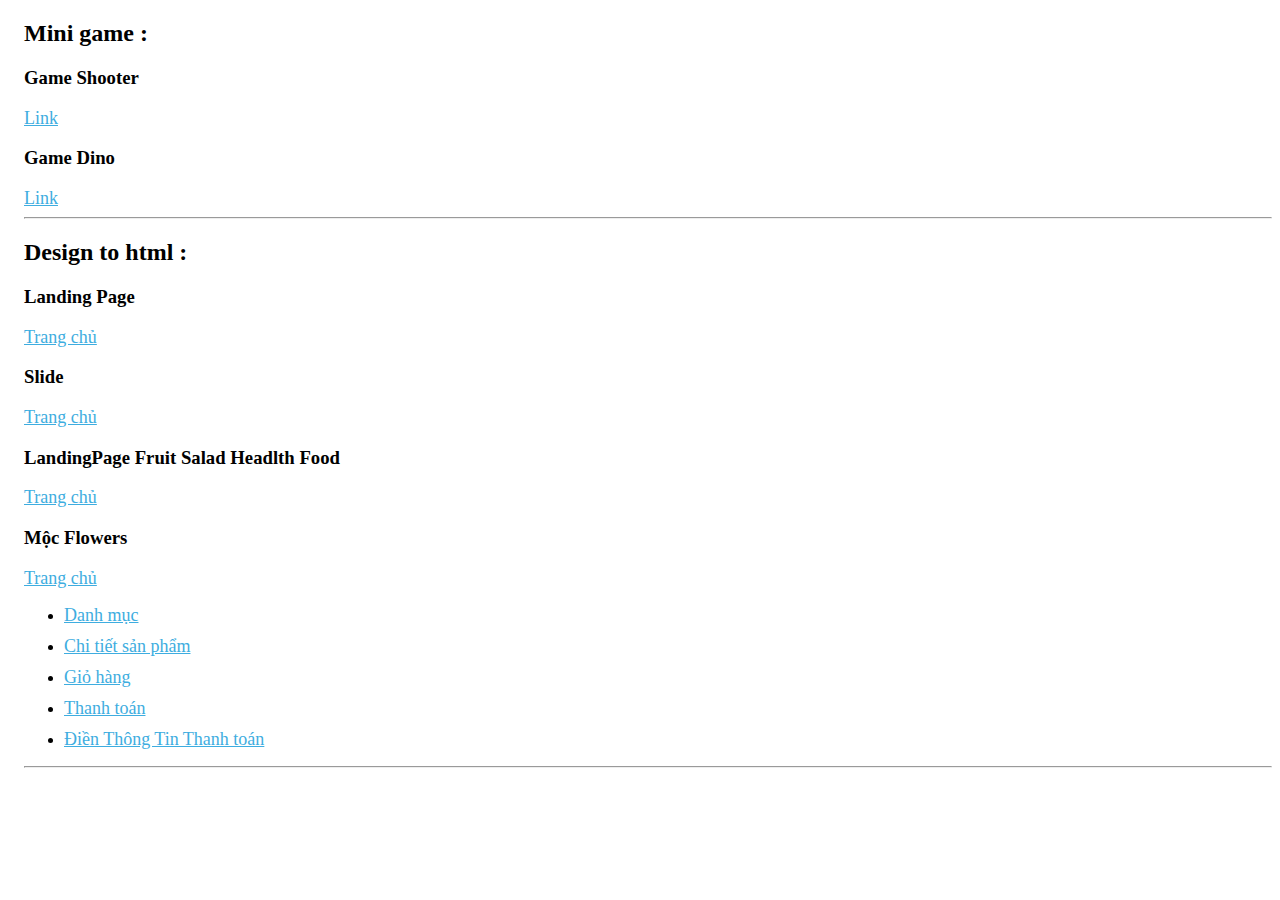
<file: index.html>
<!DOCTYPE html>
<html lang="en">

<head>
    <meta charset="UTF-8">
    <meta http-equiv="X-UA-Compatible" content="IE=edge">
    <meta name="viewport" content="width=device-width, initial-scale=1.0">
    <title>Phuocnv</title>
    <link rel="stylesheet" href="assets/css/index.css">
</head>

<body>
    <h2>Mini game :</h2>
    <h3>Game Shooter</h3>
    <a href=" https://nguyenphuoc450.github.io/gameShooter/" target="_blank">Link</a>
    <h3>Game Dino</h3>
    <a href=" https://nguyenphuoc450.github.io/gameDino/" target="_blank">Link</a>
    <hr>
    <h2>Design to html : </h2>
    <h3>Landing Page</h3>
    <a href="landingPage.html" target="_blank">Trang chủ</a>
    <h3>Slide</h3>
    <a href="slider.html" target="_blank">Trang chủ</a>
    <h3>LandingPage Fruit Salad Headlth Food</h3>
    <a href="fruitSalad.html" target="_blank">Trang chủ</a>
    <h3>Mộc Flowers</h3>
    <a href="mocFlowers.html" target="_blank">Trang chủ</a>
    <ul>
        <li><a href="mocFlowers-danh-muc.html" target="_blank">Danh mục</a></li>
        <li><a href="mocFlowers-chi-tiet-san-pham.html" target="_blank">Chi tiết sản phẩm</a></li>
        <li><a href="mocFlowers-gio-hang.html" target="_blank">Giỏ hàng</a></li>
        <li><a href="mocFlowers-thanh-toan.html" target="_blank">Thanh toán</a></li>
        <li><a href="mocFlowers-dien-thong-tin-thanh-toan.html" target="_blank">Điền Thông Tin Thanh toán</a></li>
    </ul>
    <hr>

</body>

</html>
</file>
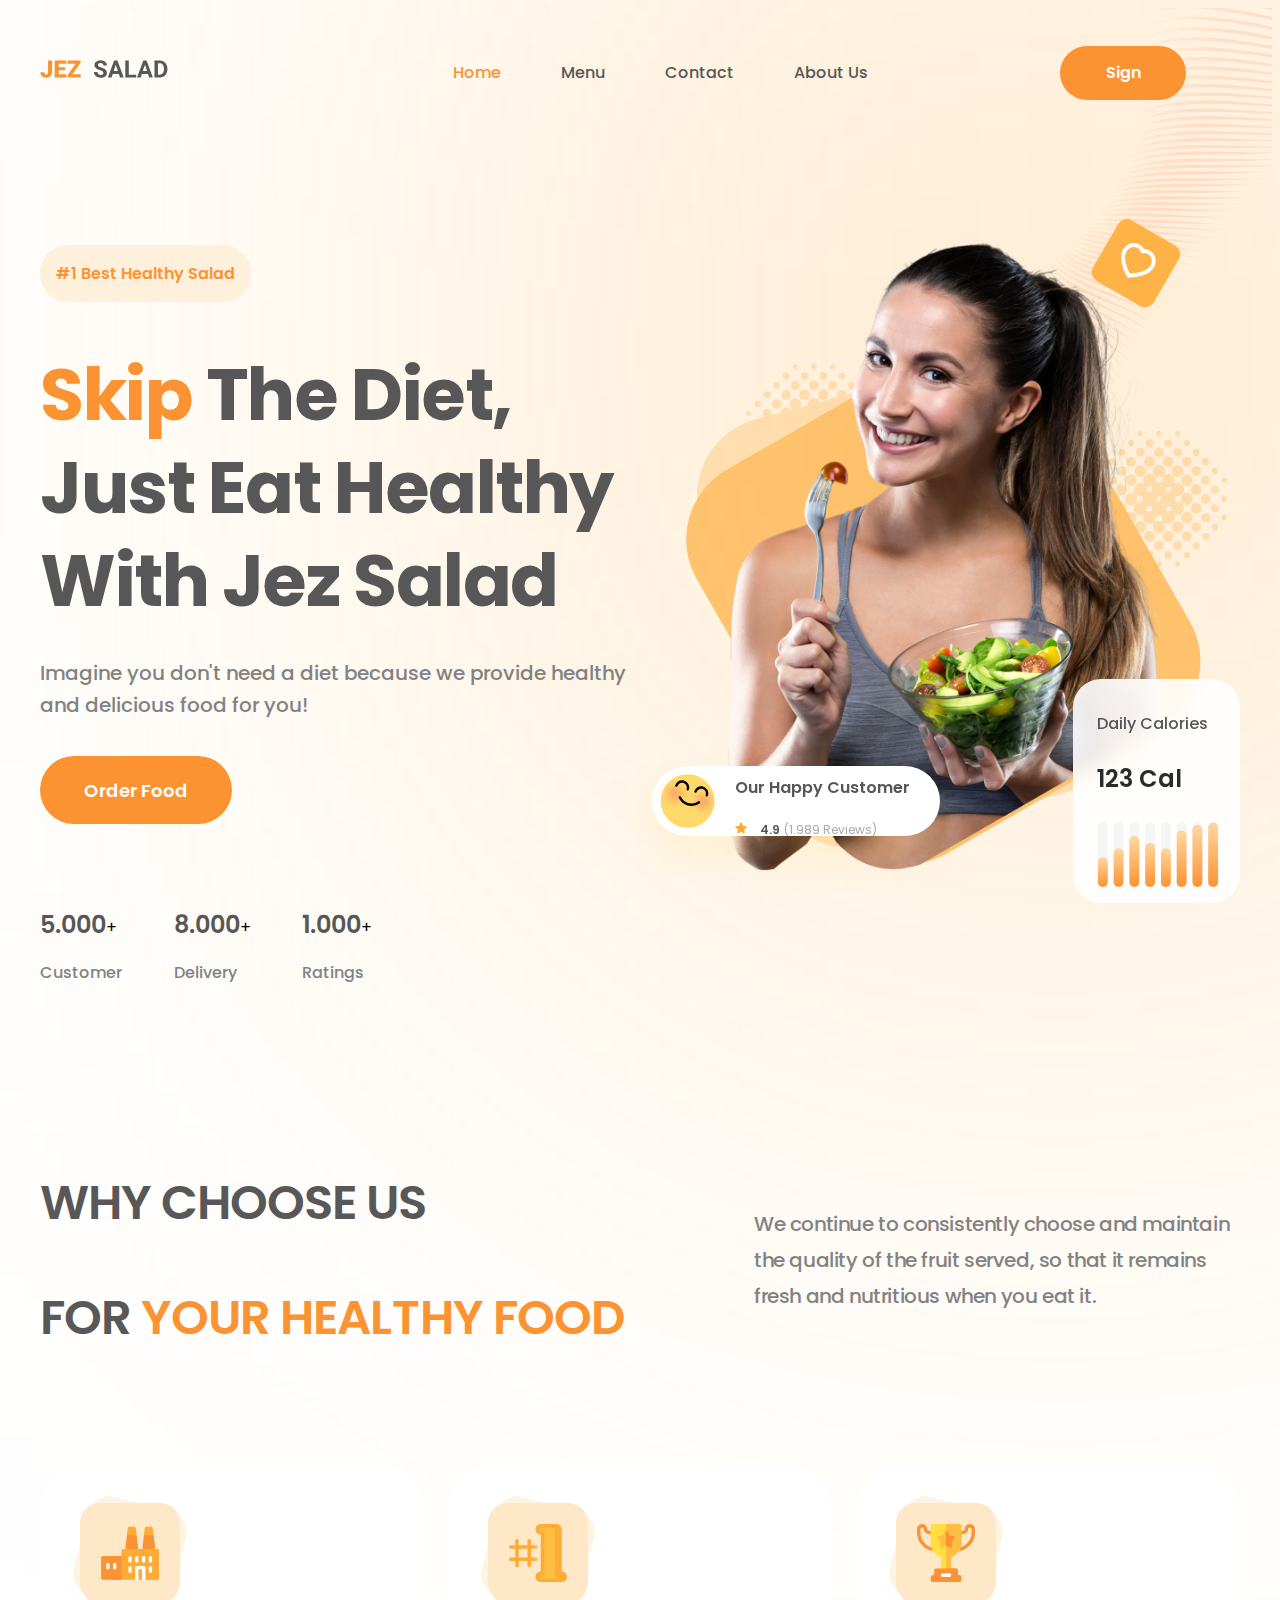
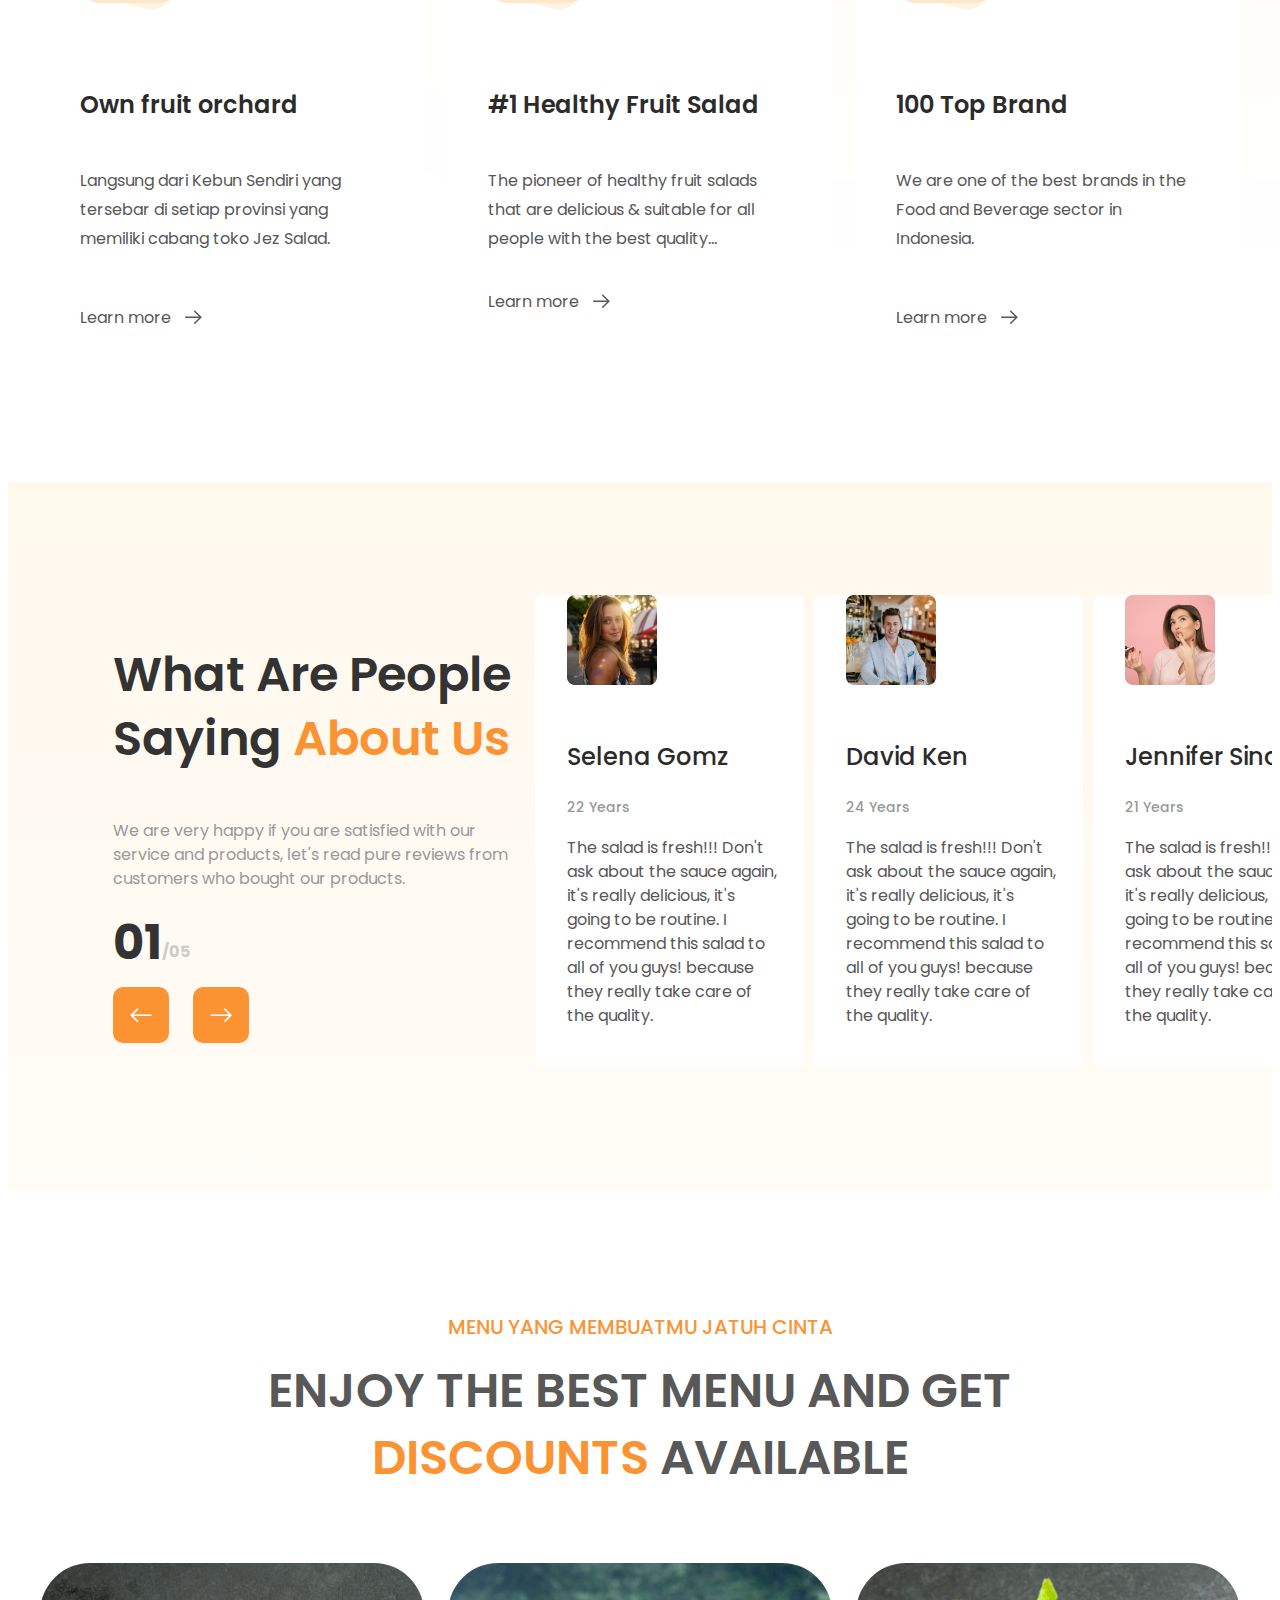
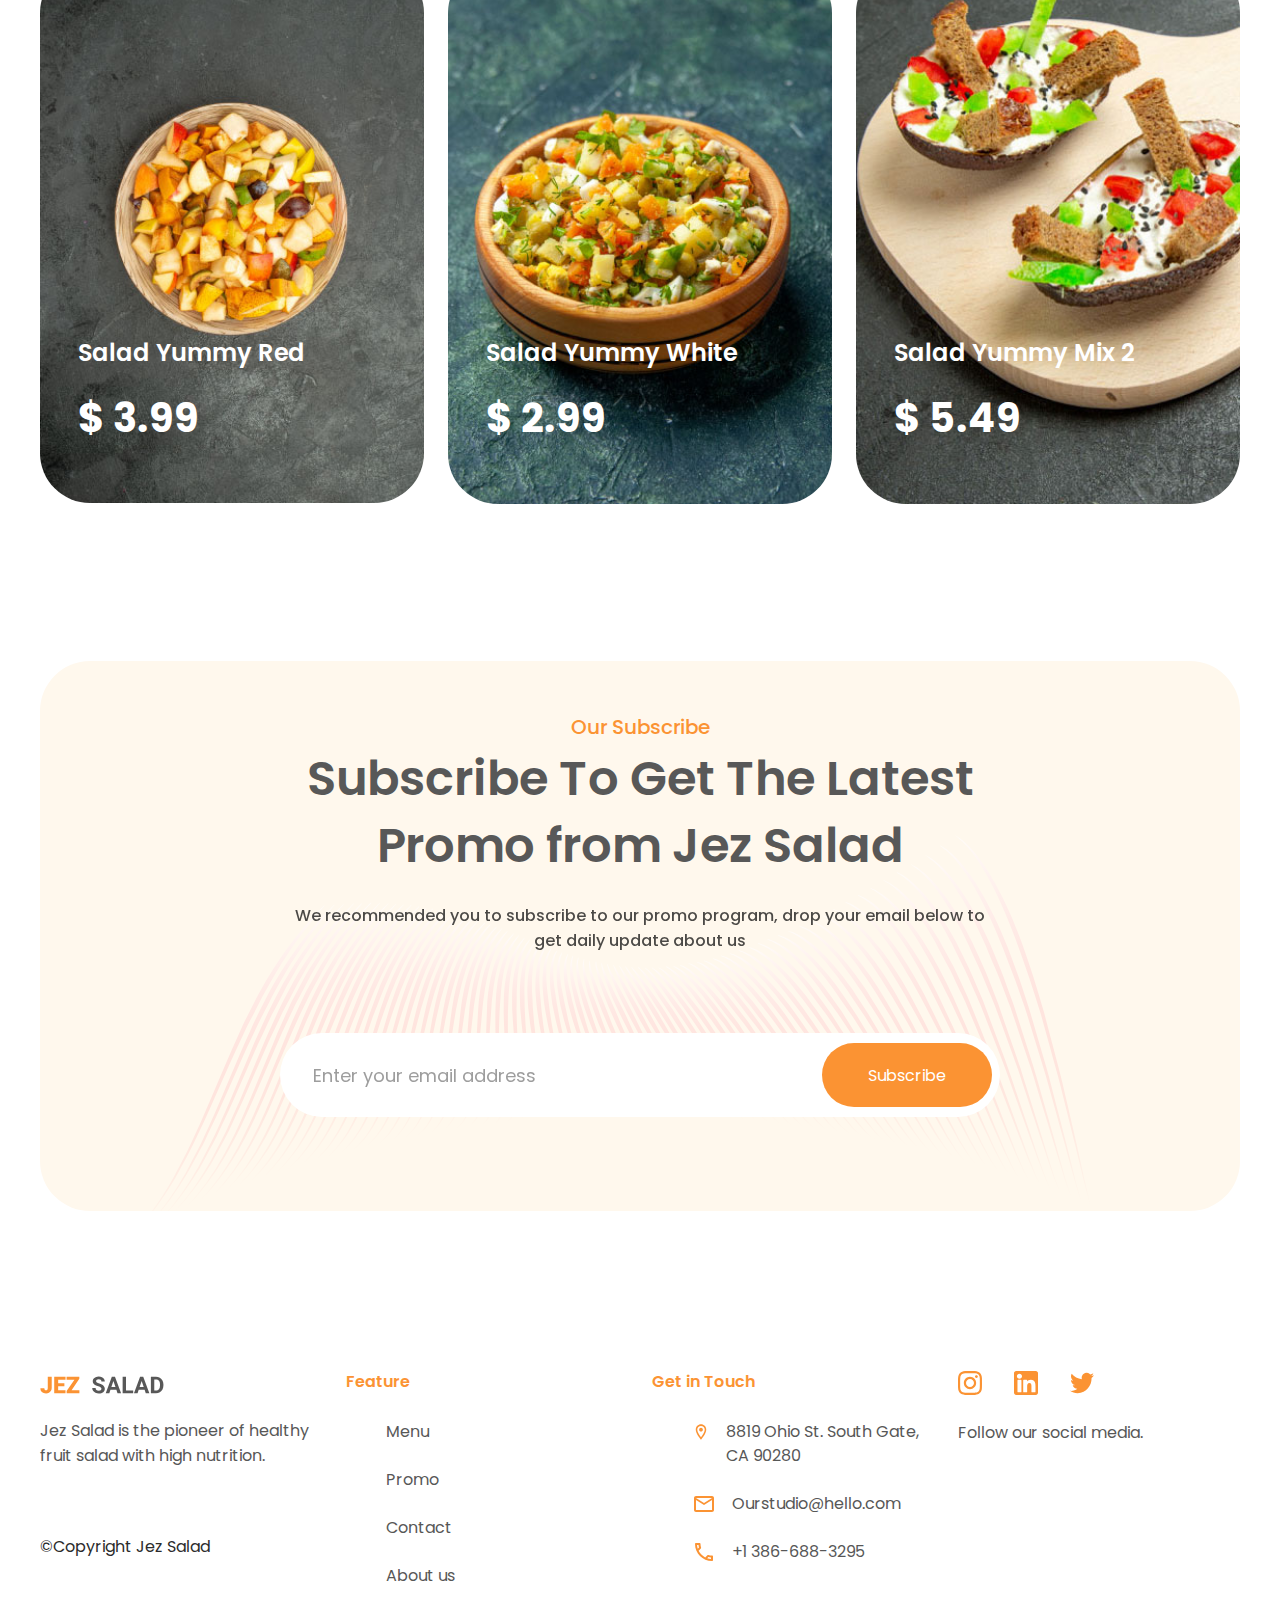
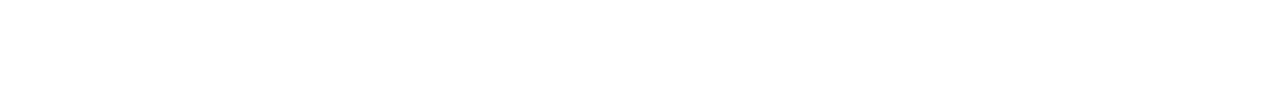
<file: fruitSalad.html>
<!DOCTYPE html>
<html lang="en">
<head>
    <meta charset="UTF-8">
    <meta http-equiv="X-UA-Compatible" content="IE=edge">
    <meta name="viewport" content="width=device-width, initial-scale=1.0">
    <title>Fruit Salad Health Food</title>
    <link rel="stylesheet" href="https://cdn.jsdelivr.net/npm/bootstrap-icons@1.5.0/font/bootstrap-icons.css">
    <link rel="preconnect" href="https://fonts.gstatic.com">
    <link href="https://fonts.googleapis.com/css2?family=Poppins:wght@400;500;600;700&display=swap" rel="stylesheet">
    <link rel="stylesheet" href="https://meyerweb.com/eric/tools/css/reset/reset200802.css">
    <link rel="stylesheet" href="assets/library/owlCarousel/css/owl.carousel.min.css">
    <link rel="stylesheet" href="assets/library/owlCarousel/css/owl.theme.default.min.css">
    <link rel="stylesheet" href="assets/css/grid.css">
    <link rel="stylesheet" href="assets/scss/fruitSalad/fruitSalad.css">
    <link href="https://unpkg.com/aos@2.3.1/dist/aos.css" rel="stylesheet">
    <script src="https://unpkg.com/aos@2.3.1/dist/aos.js"></script>
</head>
<body>
    <!------------------------------------ Header ------------------------------------>
    <header class="header">
        <!------------------------------------ Top nav ------------------------------------>
        <nav class="top-nav">
            <div class="grid wide">
                <div class="row align-items-center">
                    <div class="col l-2 m-12 c-12">
                        <a href="#" class="top-nav__logo">
                            <img src="assets/image/Fruit Salad Headlth Food/logo.svg" alt="">
                        </a>
                    </div>
                    <div class="col l-8">
                        <div class="menu-mobile">
                            <div class="menu-mobile__icon">
                                <i class="bi bi-list"></i>
                            </div>
                            <div class="menu-mobile__nav">
                                <div class="icon-close">
                                    <i class="bi bi-x-circle"></i>
                                </div>
                                <div class="links">
                                    <ul>
                                        <li class="links__item">
                                            <a href="#">Home</a>
                                        </li>
                                        <li class="links__item">
                                            <a href="#">Menu</a>
                                        </li>
                                        <li class="links__item">
                                            <a href="#">Contact</a>
                                        </li>
                                        <li class="links__item">
                                            <a href="#">About Us</a>
                                        </li>
                                        <li class="links__item">
                                            <a href="#"> Sign</a>
                                        </li>
                                    </ul>
                                </div>
                            </div>
                        </div>
                        <div class="top-nav__links">
                            <ul>
                                <li class="links__item">
                                    <a href="#">Home</a>
                                </li>
                                <li class="links__item">
                                    <a href="#">Menu</a>
                                </li>
                                <li class="links__item">
                                    <a href="#">Contact</a>
                                </li>
                                <li class="links__item">
                                    <a href="#">About Us</a>
                                </li>
                            </ul>
                        </div>
                    </div>
                    <div class="col l-2">
                        <a href="#" class="top-nav__sign btn">
                            Sign
                        </a>
                    </div>
                </div>
            </div>
        </nav>
        <!------------------------------------ Header Content ------------------------------------>
        <div class="header-content">
            <div class="grid wide">
                <div class="row">
                    <div class="col l-6 m-12 c-12">
                        <div class="content-left">
                            <p class="content-left__hashtag">#1  Best Healthy Salad </p>
                            <p class="content-left__title"><span class="text-highlight">Skip</span> The Diet, Just Eat Healthy With Jez Salad</p>
                            <p class="content-left__desciption">Imagine you don't need a diet because we provide healthy and delicious food for you!</p>
                            <a href="#" class="content-left__btn btn">Order Food</a>
                            <div class="content-left__count">
                                <div class="count-item">
                                    <div>
                                        <span class="number">5.000</span><span>+</span>
                                    </div>
                                    <p class="text">Customer</p>
                                </div>
                                <div class="count-item">
                                    <div>
                                        <span class="number">8.000</span><span>+</span>
                                    </div>
                                    <p class="text">Delivery</p>
                                </div>
                                <div class="count-item">
                                    <div>
                                        <span class="number">1.000</span><span>+</span>
                                    </div>
                                    <p class="text">Ratings</p>
                                </div>
                            </div>
                        </div>
                    </div>
                    <div class="col l-6 m-12 c-12">
                        <div class="content-right">
                            <div class="content-right__image" data-aos="fade-up">
                                <img src="assets/image/Fruit Salad Headlth Food/image-1.png" alt="">
                            </div>
                            <div class="content-right__customer">
                                <div class="customer-icon">
                                    <img src="assets/image/Fruit Salad Headlth Food/i-happy.svg" alt="">
                                </div>
                                <div class="customer-content">
                                    <p>Our Happy Customer</p>
                                    <div class="reviews">
                                        <span class="reviews__icon">
                                            <img src="assets/image/Fruit Salad Headlth Food/i-star.svg" alt="">
                                        </span>
                                        <span class="reviews__total-number">4.9</span>
                                        <span class="reviews__total-text">(1.989 Reviews)</span>
                                    </div>
                                </div>
                            </div>
                            <div class="content-right__daily">
                                <p class="daily-title">Daily Calories</p>
                                <p class="daily-total">123 Cal</p>
                                <div class="daily-image">
                                    <img src="assets/image/Fruit Salad Headlth Food/i-charts.svg" alt="">
                                    <div class="daily-image__charts-child">
                                        <img src="assets/image/Fruit Salad Headlth Food/i-charts-white.svg" alt="">
                                    </div>
                                </div>
                            </div>
                            <div class="content-right__bg-1"></div>
                            <div class="content-right__bg-2"></div>
                            <div class="content-right__bg-3">
                                <img src="assets/image/Fruit Salad Headlth Food/header-bg-2.svg" alt="">
                            </div>
                            <div class="content-right__bg-4">
                                <img src="assets/image/Fruit Salad Headlth Food/header-bg-2.svg" alt="">
                            </div>
                        </div>
                    </div>
                </div>
            </div>
        </div>

        <div class="header-bg">
            <div class="header-bg__color">
            </div>
            <div class="header-bg__image">
                <img src="assets/image/Fruit Salad Headlth Food/header-bg-1.svg" alt="">
                <div class="image__icon-heart">
                    <img src="assets/image/Fruit Salad Headlth Food/i-heart.svg" alt="">
                </div>
            </div>
        </div>
    </header>
    <!------------------------------------ Why choose us ------------------------------------>
    <div class="why-choose">
        <div class="grid wide">
            <div class="row align-items-center">
                <div class="col l-7 m-12 c-12">
                    <p class="why-choose__title title">WHY CHOOSE US </p> 
                    <p class="why-choose__title title">FOR <span class="text-highlight">YOUR HEALTHY FOOD</span>
                    </p>
                </div>
                <div class="col l-5 m-12 c-12">
                    <p class="why-choose__content">We continue to consistently choose and maintain the quality of the fruit served, so that it remains fresh and nutritious when you eat it.</p>
                </div>
            </div>
            <div class="row">
                <div class="col l-4 m-12 c-12">
                    <div class="why-choose__item">
                        <div class="item__image">
                            <img src="assets/image/Fruit Salad Headlth Food/i-industry.svg" alt="">
                        </div>
                        <div class="item__title">
                            <p>Own fruit orchard</p>
                        </div>
                        <div class="item__description text-description">
                            <p>Langsung dari Kebun Sendiri yang 
                                tersebar di setiap provinsi yang 
                                memiliki cabang toko Jez Salad.</p>
                        </div>
                        <a class="item__btn btn">
                            Learn more
                            <img src="assets/image/Fruit Salad Headlth Food/Arrow-Right.svg" alt="">
                        </a>
                    </div>
                </div>
                <div class="col l-4 m-12 c-12">
                    <div class="why-choose__item">
                        <div class="item__image">
                            <img src="assets/image/Fruit Salad Headlth Food/i-number-1.svg" alt="">
                        </div>
                        <div class="item__title">
                            <p>#1 Healthy Fruit Salad</p>
                        </div>
                        <div class="item__description text-description">
                            <p>The pioneer of healthy fruit salads that 
                                are delicious & suitable for all people 
                                with the best quality assurance.</p>
                        </div>
                        <a class="item__btn btn">
                            Learn more
                            <img src="assets/image/Fruit Salad Headlth Food/Arrow-Right.svg" alt="">
                        </a>
                    </div>
                </div>
                <div class="col l-4 m-12 c-12">
                    <div class="why-choose__item">
                        <div class="item__image">
                            <img src="assets/image/Fruit Salad Headlth Food/i-trophy.svg" alt="">
                        </div>
                        <div class="item__title">
                            <p>100 Top Brand</p>
                        </div>
                        <div class="item__description text-description">
                            <p>We are one of the best brands in the 
                                Food and Beverage sector 
                                in Indonesia.</p>
                        </div>
                        <a class="item__btn btn">
                            Learn more
                            <img src="assets/image/Fruit Salad Headlth Food/Arrow-Right.svg" alt="">
                        </a>
                    </div>
                </div>
            </div>
        </div>
    </div>
    <!------------------------------------ Feedback ------------------------------------>
    <div class="feedback">
        <div class="grid">
            <div class="row no-gutters">
                <div class="col l-o-1 l-4 m-12 c-12">
                    <div class="feedback__title title">
                        <p>What Are People Saying<span class="text-highlight"> About Us </span></p>
                    </div>
                    <div class="feedback__description text-description">
                        <p>We are very happy if you are satisfied with our service and products, let's read pure reviews from customers who bought our products.</p>
                    </div>
                    <div class="feedback__list">
                        <div class="list__current">01</div>
                        <div class="list__total">/05</div>
                    </div>
                    <div class="feedback__btn">
                        <span class="btn-pre btn ">
                            <i class="bi bi-arrow-left"></i>
                        </span>
                        <span class="btn-next btn">
                            <i class="bi bi-arrow-right"></i>
                        </span>
                    </div>
                </div>
                <div class="col l-7 m-12 c-12">
                    <div class="feedback-items">
                        <div class="owl-carousel owl-theme">
                            <div class="item">
                                <div class="feedback-item">
                                    <p class="feedback-item__name">Selena Gomz</p>
                                    <p class="feedback-item__year">22 Years</p>
                                    <p class="feedback-item__content">The salad is fresh!!! Don't ask about the sauce again, it's really delicious, it's going to be routine. I recommend this salad to all of you guys! because they really take care of the quality.</p>
                                    <div class="feedback-item__image">
                                        <img src="assets/image/Fruit Salad Headlth Food/people-1.png" alt="">
                                    </div>
                                </div>
                            </div>
                            <div class="item">
                                <div class="feedback-item">
                                    <p class="feedback-item__name">David Ken</p>
                                    <p class="feedback-item__year">24 Years</p>
                                    <p class="feedback-item__content">The salad is fresh!!! Don't ask about the sauce again, it's really delicious, it's going to be routine. I recommend this salad to all of you guys! because they really take care of the quality.</p>
                                    <div class="feedback-item__image">
                                        <img src="assets/image/Fruit Salad Headlth Food/people-2.png" alt="">
                                    </div>
                                </div>
                            </div>
                            <div class="item">
                                <div class="feedback-item">
                                    <p class="feedback-item__name">Jennifer Sina</p>
                                    <p class="feedback-item__year">21 Years</p>
                                    <p class="feedback-item__content">The salad is fresh!!! Don't ask about the sauce again, it's really delicious, it's going to be routine. I recommend this salad to all of you guys! because they really take care of the quality.</p>
                                    <div class="feedback-item__image">
                                        <img src="assets/image/Fruit Salad Headlth Food/people-3.png" alt="">
                                    </div>
                                </div> 
                            </div>
                            <div class="item">
                                <div class="feedback-item">
                                    <p class="feedback-item__name">Selena Gomz</p>
                                    <p class="feedback-item__year">22 Years</p>
                                    <p class="feedback-item__content">The salad is fresh!!! Don't ask about the sauce again, it's really delicious, it's going to be routine. I recommend this salad to all of you guys! because they really take care of the quality.</p>
                                    <div class="feedback-item__image">
                                        <img src="assets/image/Fruit Salad Headlth Food/people-1.png" alt="">
                                    </div>
                                </div>
                            </div>
                            <div class="item">
                                <div class="feedback-item">
                                    <p class="feedback-item__name">David Ken</p>
                                    <p class="feedback-item__year">24 Years</p>
                                    <p class="feedback-item__content">The salad is fresh!!! Don't ask about the sauce again, it's really delicious, it's going to be routine. I recommend this salad to all of you guys! because they really take care of the quality.</p>
                                    <div class="feedback-item__image">
                                        <img src="assets/image/Fruit Salad Headlth Food/people-2.png" alt="">
                                    </div>
                                </div>
                            </div>
                            <div class="item">
                                <div class="feedback-item">
                                    <p class="feedback-item__name">Jennifer Sina</p>
                                    <p class="feedback-item__year">21 Years</p>
                                    <p class="feedback-item__content">The salad is fresh!!! Don't ask about the sauce again, it's really delicious, it's going to be routine. I recommend this salad to all of you guys! because they really take care of the quality.</p>
                                    <div class="feedback-item__image">
                                        <img src="assets/image/Fruit Salad Headlth Food/people-3.png" alt="">
                                    </div>
                                </div> 
                            </div>
                            <div class="item">
                                <div class="feedback-item">
                                    <p class="feedback-item__name">Selena Gomz</p>
                                    <p class="feedback-item__year">22 Years</p>
                                    <p class="feedback-item__content">The salad is fresh!!! Don't ask about the sauce again, it's really delicious, it's going to be routine. I recommend this salad to all of you guys! because they really take care of the quality.</p>
                                    <div class="feedback-item__image">
                                        <img src="assets/image/Fruit Salad Headlth Food/people-1.png" alt="">
                                    </div>
                                </div>
                            </div>
                            <div class="item">
                                <div class="feedback-item">
                                    <p class="feedback-item__name">David Ken</p>
                                    <p class="feedback-item__year">24 Years</p>
                                    <p class="feedback-item__content">The salad is fresh!!! Don't ask about the sauce again, it's really delicious, it's going to be routine. I recommend this salad to all of you guys! because they really take care of the quality.</p>
                                    <div class="feedback-item__image">
                                        <img src="assets/image/Fruit Salad Headlth Food/people-2.png" alt="">
                                    </div>
                                </div>
                            </div>
                            <div class="item">
                                <div class="feedback-item">
                                    <p class="feedback-item__name">Jennifer Sina</p>
                                    <p class="feedback-item__year">21 Years</p>
                                    <p class="feedback-item__content">The salad is fresh!!! Don't ask about the sauce again, it's really delicious, it's going to be routine. I recommend this salad to all of you guys! because they really take care of the quality.</p>
                                    <div class="feedback-item__image">
                                        <img src="assets/image/Fruit Salad Headlth Food/people-3.png" alt="">
                                    </div>
                                </div> 
                            </div>
                        </div>
                    </div>
                </div>
            </div>
        </div>
    </div>
    <!------------------------------------ Menu ------------------------------------>
    <div class="menu">
        <div class="grid wide">
            <div class="row">
                <div class="col l-o-2 l-8 m-12 c-12">
                    <div class="menu__text">MENU YANG MEMBUATMU JATUH CINTA</div>
                    <div class="menu__title title">ENJOY THE BEST MENU AND GET <span class="text-highlight">DISCOUNTS</span> AVAILABLE</div>
                </div>
            </div>
            <div class="row">
                <div class="col l-4 m-12 c-12">
                    <div class="menu__item">
                        <div class="item__image">
                            <img src="assets/image/Fruit Salad Headlth Food/menu-1.jpg" alt="">
                        </div>
                        <div class="item__text">
                            <p class="item__text-name">Salad Yummy Red</p>
                            <p class="item__text-price">$ 3.99</p>
                        </div>
                    </div>
                </div>
                <div class="col l-4 m-12 c-12">
                    <div class="menu__item">
                        <div class="item__image">
                            <img src="assets/image/Fruit Salad Headlth Food/menu-2.jpg" alt="">
                        </div>
                        <div class="item__text">
                            <p class="item__text-name">Salad Yummy White</p>
                            <p class="item__text-price">$ 2.99</p>
                        </div>
                    </div>
                </div>
                <div class="col l-4 m-12 c-12">
                    <div class="menu__item">
                        <div class="item__image">
                            <img src="assets/image/Fruit Salad Headlth Food/menu-3.jpg" alt="">
                        </div>
                        <div class="item__text">
                            <p class="item__text-name">Salad Yummy Mix 2</p>
                            <p class="item__text-price">$ 5.49</p>
                        </div>
                    </div>
                </div>
            </div>
        </div>
    </div>
    <!------------------------------------ Our Subscribe ------------------------------------>
    <div class="our-subscribe">
        <div class="grid wide our-subscribe__bg">
            <div class="our-subscribe__content">
                <div class="our-subscribe__text">Our Subscribe</div>
                <div class="our-subscribe__title title">Subscribe To Get The Latest Promo from Jez Salad</div>
                <div class="our-subscribe__description">We recommended you to subscribe to our promo program, 
                    drop your email below to get daily update about us</div>
                <div class="our-subscribe__form">
                    <input  class="form-text" placeholder="Enter your email address"></input>
                    <div class="form-btn btn">Subscribe</div>
                </div>
            </div>
            <div class="our-subscribe__bg-svg">
                <img src="assets/image/Fruit Salad Headlth Food/bg-our-subscribe.svg" alt="">
            </div>
        </div>
    </div>

    <!------------------------------------ Footer ------------------------------------>
    <footer class="footer">
        <div class="grid wide">
            <div class="row">
                <div class="col l-3 m-12 c-12">
                    <div class="footer__section-left">
                        <div class="section-left__logo">
                            <img src="assets/image/Fruit Salad Headlth Food/logo.svg" alt="">
                        </div>
                        <div class="section-left__introduce">Jez Salad is the pioneer of 
                            healthy fruit salad with 
                            high nutrition.</div>
                        <div class="section-left__copyright">
                            ©Copyright Jez Salad
                        </div>
                    </div>
                </div>
                <div class="col l-3 m-12 c-12">
                    <div class="footer__section-center">
                        <div class="section-center__title">Feature</div>
                        <ul>
                            <li class="section-center__item"><a href="#">Menu</a></li>
                            <li class="section-center__item"><a href="#">Promo</a></li>
                            <li class="section-center__item"><a href="#">Contact</a></li>
                            <li class="section-center__item"><a href="#">About us</a></li>
                        </ul>
                    </div>
                </div>
                <div class="col l-3 m-12 c-12">
                    <div class="footer__section-center">
                        <div class="section-center__title">Get in Touch</div>
                        <ul>
                            <li class="section-center__item">
                                <span class="section-center__item-icon">
                                    <img src="assets/image/Fruit Salad Headlth Food/i-location.svg" alt="">
                                </span>
                                <span href="#">8819 Ohio St. South Gate,
                                CA 90280</span>
                            </li>
                            <li class="section-center__item">
                                <span class="section-center__item-icon">
                                    <img src="assets/image/Fruit Salad Headlth Food/i-email.svg" alt="">
                                </span>
                                <span href="#">Ourstudio@hello.com</span>
                            </li>
                            <li class="section-center__item">
                                <span class="section-center__item-icon">
                                    <img src="assets/image/Fruit Salad Headlth Food/i-phone.svg" alt="">
                                </span>
                                <span href="#">+1 386-688-3295</span>
                            </li>
                        </ul>
                    </div>
                </div>
                <div class="col l-3 m-12 c-12">
                    <div class="footer__section-right">
                        <div class="section-right__media-social">
                            <a href="" class="media-social__icon">
                                <img src="assets/image/Fruit Salad Headlth Food/i-instagram.svg" alt="">
                            </a>
                            <a href="" class="media-social__icon">
                                <img src="assets/image/Fruit Salad Headlth Food/i-linkedin.svg" alt="">
                            </a>
                            <a href="" class="media-social__icon">
                                <img src="assets/image/Fruit Salad Headlth Food/i-twitter.svg" alt="">
                            </a>
                        </div>
                        <div class="section-right__text">
                            Follow our social media.
                        </div>
                    </div>
                </div>
            </div>
        </div>
    </footer>

    <script src="assets/library/jquery/jquery-3.6.0.min.js"></script>
    <script src="assets/library/waypoint/waypoints.min.js"></script>
    <script src="assets/js/jquery.countup.min.js"></script>
    <script src="assets/library/owlCarousel/js/owl.carousel.min.js"></script>
    <script src="assets/js/fruitSalad/main.js"></script>
    <script>
        AOS.init();
      </script>
</body>
</html>
</file>
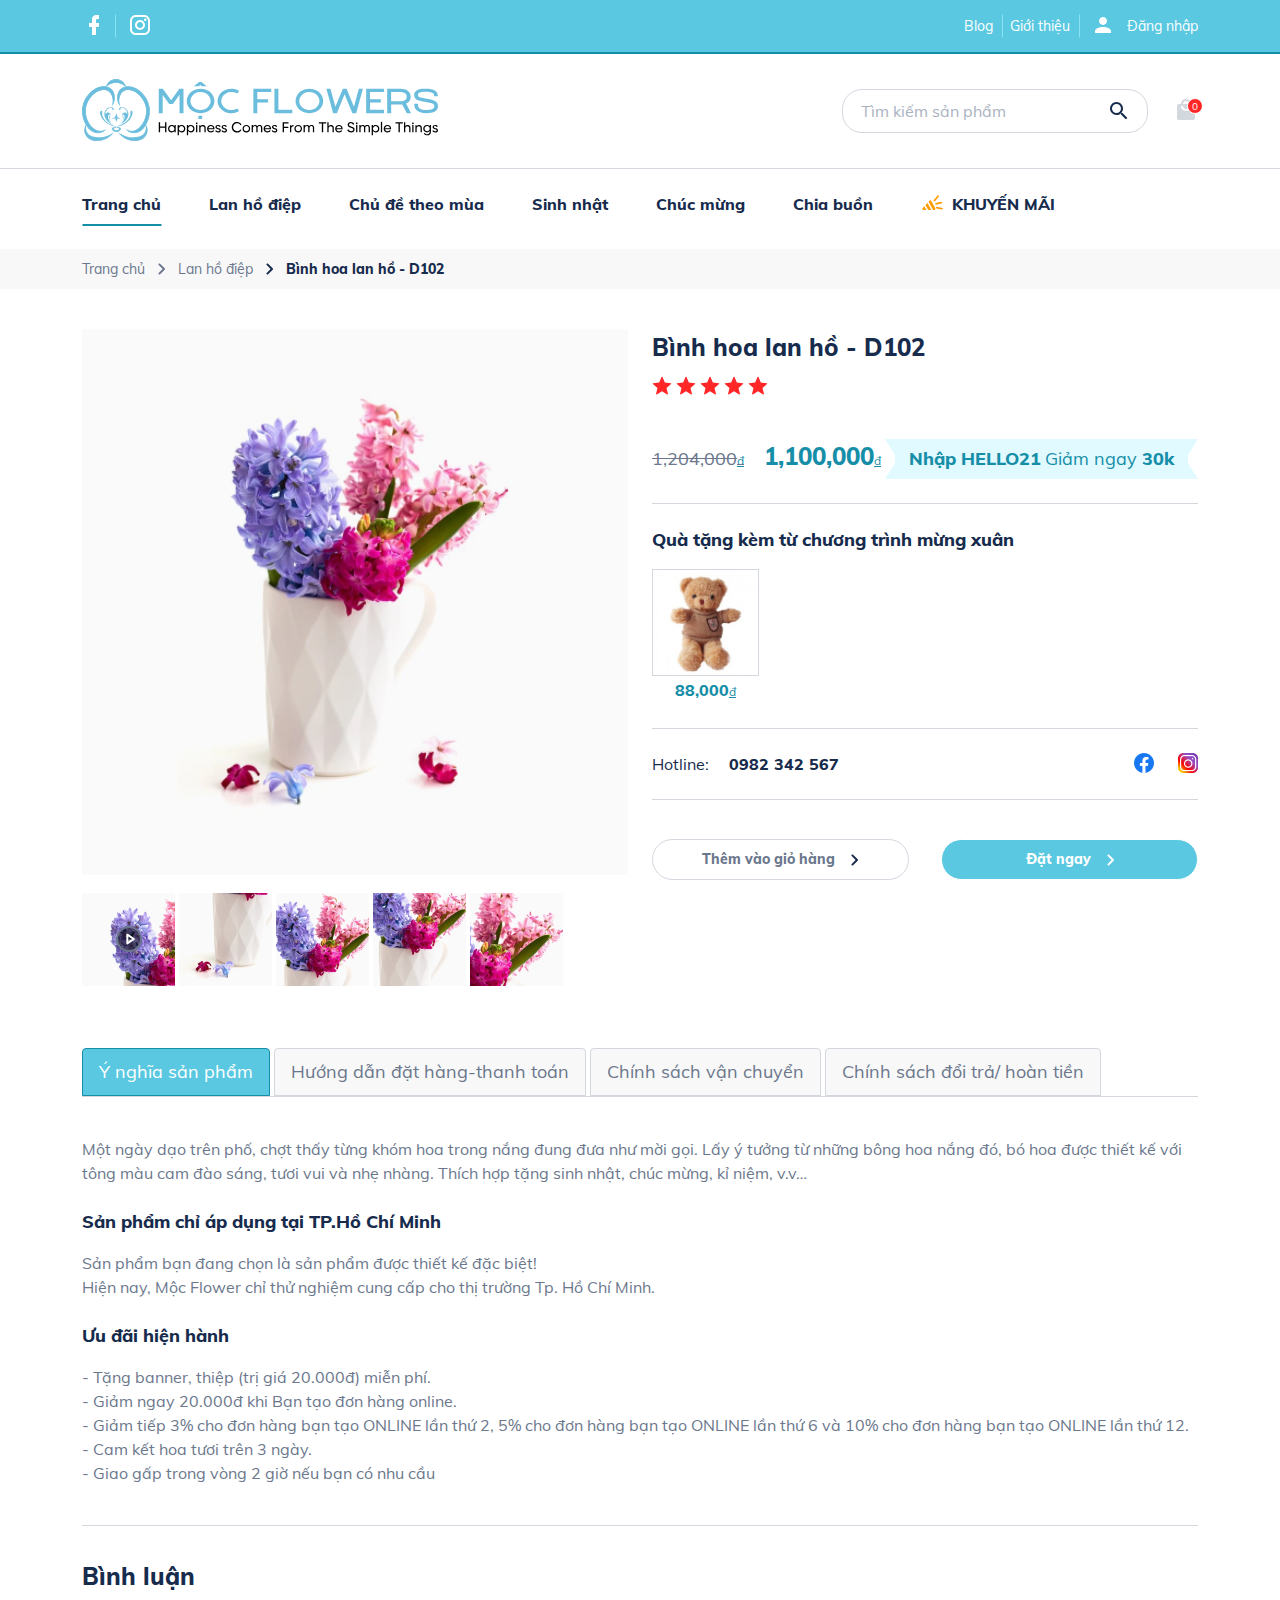
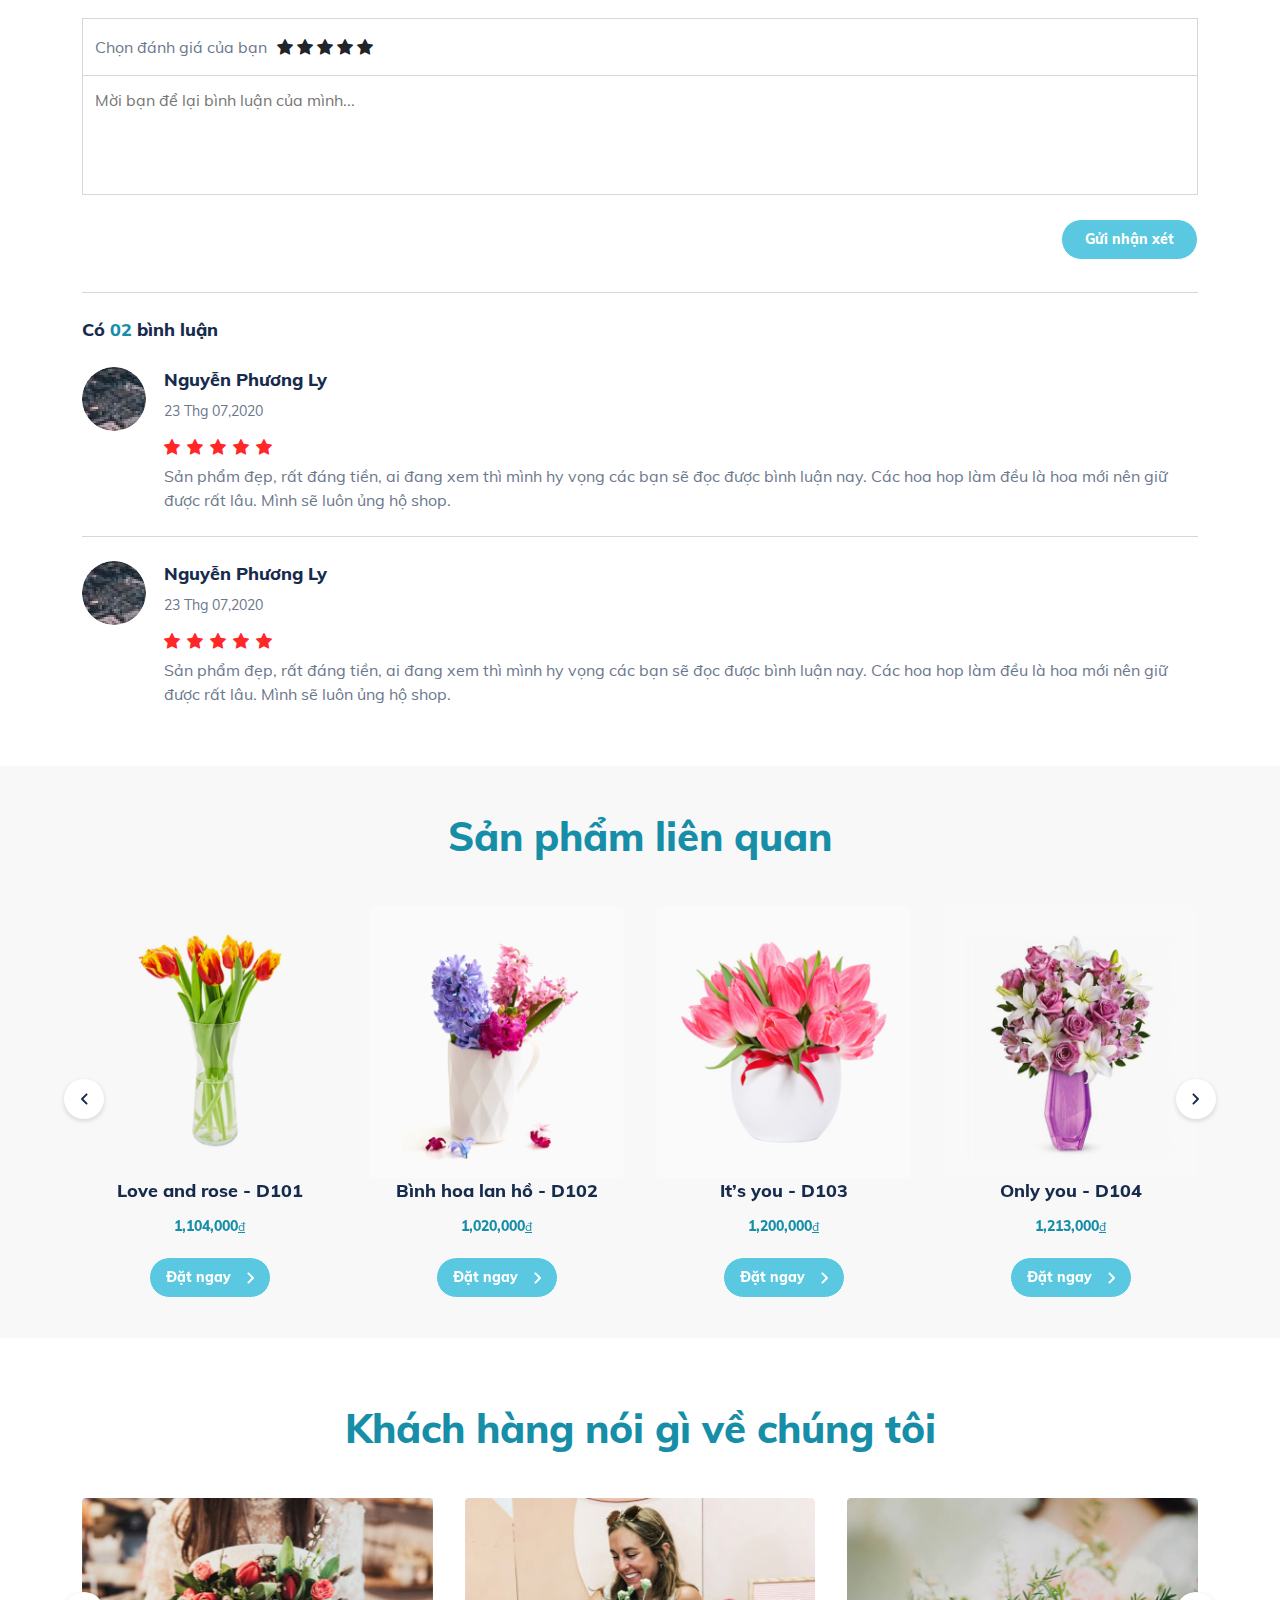
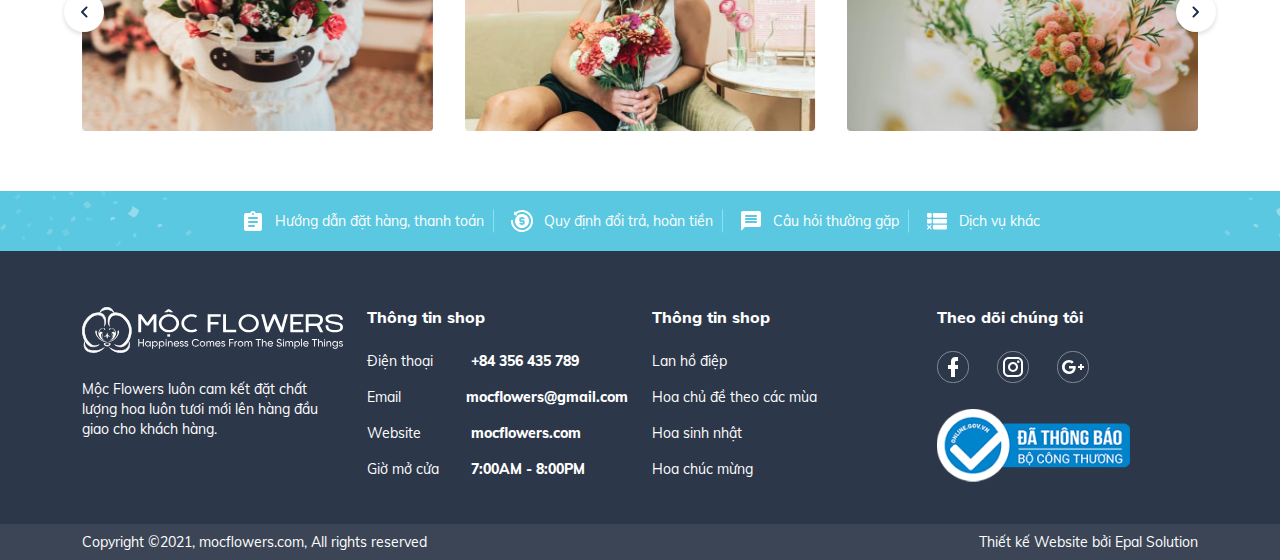
<file: mocFlowers-chi-tiet-san-pham.html>
<!DOCTYPE html>
<html lang="en">

<head>
    <meta charset="UTF-8">
    <meta http-equiv="X-UA-Compatible" content="IE=edge">
    <meta name="viewport" content="width=device-width, initial-scale=1.0">
    <title>Chi tiết sản phẩm</title>
    <link rel="preconnect" href="https://fonts.gstatic.com">
    <link rel="stylesheet" href="assets/fonts/Mulish/stylesheet.css">
    <link rel="stylesheet" href="assets/library/bootstrap/bootstrap.min.css">
    <link rel="stylesheet" href="assets/css/reset.css">
    <link rel="stylesheet" href="assets/library/owlCarousel/css/owl.carousel.min.css">
    <link rel="stylesheet" href="assets/library/owlCarousel/css/owl.theme.default.min.css">
    <link rel="stylesheet" href="assets/fonts/bootstrap-icons-1.5.0/bootstrap-icons.css">
    <link rel="stylesheet" href="assets/scss/mocFlowers/chi-tiet-san-pham.css">
</head>

<body>
    <!----------------------------------------- Header ----------------------------------------->
    <header id="header">
        <!----------------------------------------- Header Top ----------------------------------------->
        <section class="header-top">
            <div class="container">
                <div class="row">
                    <div class="col-xl-2 col-lg-2 col-md-2 col-sm-3 col-xs-4">
                        <div class="header-top__social">
                            <a class="social-icon primary-border-right" href="#"><img
                                    src="assets/image/Moc-Flowers/header/facebook.svg" alt=""></a>
                            <a class="social-icon " href="#"><img src="assets/image/Moc-Flowers/header/instagram.svg"
                                    alt=""></a>
                        </div>
                    </div>
                    <div class="offset-xl-7 col-xl-3 offset-lg-6 col-lg-4 offset-md-5 col-md-5 offset-sm-3 col-sm-6">
                        <div class="header-top__links">
                            <a class="link-item primary-border-right" href="#">Blog</a>
                            <a class="link-item primary-border-right" href="#">Giới thiệu</a>
                            <span class="link-image ">
                                <img src="assets/image/Moc-Flowers/header/account.svg" alt="">
                            </span>
                            <a class="link-item " href="#">Đăng nhập</a>
                        </div>
                    </div>
                </div>
            </div>
        </section>
        <!----------------------------------------- Header main ----------------------------------------->
        <section class="header-main">
            <div class="container">
                <div class="row align-items-center">
                    <div class="offset-xl-0 col-xl-4 col-lg-4  col-md-8  col-sm-8">
                        <a href="#" class="header-main__logo"><img src="assets/image/Moc-Flowers/header/logo-header.svg"
                                alt=""></a>
                    </div>
                    <div class="offset-xl-4 col-xl-4 offset-lg-4 col-lg-4 col-md-12">
                        <div class="header-main__right">
                            <div class="form-search form-search--large">
                                <input class="form-search__input " type="text" placeholder="Tìm kiếm sản phẩm">
                                <img class="form-search__image" src="assets/image/Moc-Flowers/header/search.svg" alt="">
                            </div>
                            <a class="icon-bag" href="mocFlowers-gio-hang.html">
                                <img src="assets/image/Moc-Flowers/header/shopping.svg" alt="">
                                <span class="icon-bag__amount">0</span>
                            </a>
                        </div>
                    </div>
                </div>
            </div>
        </section>
        <!----------------------------------------- Header nav ----------------------------------------->
        <section class="header-nav">
            <div class="container">
                <div class="row">
                    <div class="col-xl-12">

                        <div class="wrapper-menu-mobile">
                            <div class="icon-menu-mobile">
                                <i class="bi bi-list"></i>
                            </div>
                            <div class="menu-mobile">
                                <div class="menu-mobile-icon-close">
                                    <i class="bi bi-x-square"></i>
                                </div>
                                <div class="menu-mobile-auth">
                                    <a class="menu-mobile-auth-item" href="#">Blog</a>
                                    <a class="menu-mobile-auth-item" href="#">Giới thiệu</a>
                                    <a class="menu-mobile-auth-item " href="#">Đăng nhập</a>
                                </div>
                                <ul>
                                    <li class="menu-mobile-item"><a href="mocFlowers.html">Trang chủ</a></li>
                                    <li class="menu-mobile-item"><a href="mocFlowers-danh-muc.html">Lan hồ điệp</a></li>
                                    <li class="menu-mobile-item"><a href="#">Chủ đề theo mùa</a></li>
                                    <li class="menu-mobile-item"><a href="#">Sinh nhật</a></li>
                                    <li class="menu-mobile-item"><a href="#">Chúc mừng</a></li>
                                    <li class="menu-mobile-item"><a href="#">Chia buồn</a></li>
                                    <li class="menu-mobile-item"><img class="menu-mobile-item-image"
                                            src="assets/image/Moc-Flowers/header/Frame.svg" alt=""><a href="#">KHUYẾN MÃI</a>
                                    </li>
                                </ul>
                            </div>
                            <div class="wrapper-form-search-mobile">
                                <div class="form-search form-search-mobile">
                                    <input class="form-search__input" type="text" placeholder="Tìm kiếm sản phẩm">
                                    <img class="form-search__image" src="assets/image/Moc-Flowers/header/search.svg" alt="">
                                </div>
                                <a class="icon-bag icon-bag-mobile" href="mocFlowers-gio-hang.html">
                                    <img src="assets/image/Moc-Flowers/header/shopping.svg" alt="">
                                    <span class="icon-bag__amount">0</span>
                                </a>
                            </div>
                        </div>
                        <ul class="nav-list-item">
                            <li class="nav-item nav-item--active"><a href="mocFlowers.html">Trang chủ</a></li>
                            <li class="nav-item"><a href="mocFlowers-danh-muc.html">Lan hồ điệp</a></li>
                            <li class="nav-item"><a href="#">Chủ đề theo mùa</a></li>
                            <li class="nav-item"><a href="#">Sinh nhật</a></li>
                            <li class="nav-item"><a href="#">Chúc mừng</a></li>
                            <li class="nav-item"><a href="#">Chia buồn</a></li>
                            <li class="nav-item"><img class="nav-item-image" src="assets/image/Moc-Flowers/header/Frame.svg"
                                    alt=""><a href="#">KHUYẾN MÃI</a></li>
                            <div class="form-search form-search-header-nav">
                                <input class="form-search__input" type="text" placeholder="Tìm kiếm sản phẩm">
                                <img class="form-search__image" src="assets/image/Moc-Flowers/header/search.svg" alt="">
                            </div>
                            <a class="icon-bag icon-bag-header-nav" href="mocFlowers-gio-hang.html">
                                <img src="assets/image/Moc-Flowers/header/shopping.svg" alt="">
                                <span class="icon-bag__amount">0</span>
                            </a>
                        </ul>
                    </div>
                </div>
            </div>
        </section>
    </header>
    <!----------------------------------------- Paht link ----------------------------------------->
    <section class="path-link">
        <div class="container">
            <div class="row">
                <div class="col-xl-12">
                    <div class="path-link__wrapper">
                        <a href="mocFlowers.html" class="path-link__pre">Trang chủ</a>
                        <img class="path-link__image" src="assets/image/Moc-Flowers/arrow-right-light.svg" alt="">
                        <a href="mocFlowers-danh-muc.html" class="path-link__pre">Lan hồ điệp</a>
                        <img class="path-link__image" src="assets/image/Moc-Flowers/arrow-right.svg" alt="">
                        <a href="#" class="path-link__current">Bình hoa lan hồ - D102</a>
                    </div>
                </div>
            </div>
        </div>
    </section>
    <!----------------------------------------- Detail product ----------------------------------------->
    <section class="detail-product">
        <div class="container">
            <div class="row">
                <div class="col-xl-6 col-lg-6 col-md-6">
                    <div class="detail-product__image-main">
                        <div id="detail-product__carousel" class="owl-carousel owl-theme">
                            <div class="item" data-hash="zero"><img class="detail-product__image" src="assets/image/Moc-Flowers/Chi-Tiet-San-Pham/detail-main.png"></div>
                            <div class="item" data-hash="two"><img src="assets/image/Moc-Flowers/Chi-Tiet-San-Pham/detail-2.png" alt=""></div>
                            <div class="item" data-hash="three" ><img src="assets/image/Moc-Flowers/Chi-Tiet-San-Pham/detail-3.png" alt=""></div>
                            <div class="item" data-hash="four" ><img src="assets/image/Moc-Flowers/Chi-Tiet-San-Pham/detail-4.png" alt=""></div>
                            <div class="item" data-hash="five" ><img src="assets/image/Moc-Flowers/Chi-Tiet-San-Pham/detail-5.png" alt=""></div>
                        </div>
                        <span class="detail-product__play-large">
                            <img src="assets/image/Moc-Flowers/Chi-Tiet-San-Pham/Play-large.svg" alt="">
                        </span>
                    </div>
                    <div class="detail-product__other-images">
                        <span class="detail-product__first-image">
                            <a href="#zero"><img src="assets/image/Moc-Flowers/Chi-Tiet-San-Pham/detail-1.png" alt=""></a>
                            <span class="detail-product__play-small">
                                <img src="assets/image/Moc-Flowers/Chi-Tiet-San-Pham/Play-small.svg" alt="">
                            </span>
                        </span>
                        <a href="#two"><img src="assets/image/Moc-Flowers/Chi-Tiet-San-Pham/detail-2.png" alt=""></a>
                        <a href="#three"><img  src="assets/image/Moc-Flowers/Chi-Tiet-San-Pham/detail-3.png" alt=""></a>
                        <a href="#four"><img src="assets/image/Moc-Flowers/Chi-Tiet-San-Pham/detail-4.png" alt=""></a>
                        <a href="#five"><img src="assets/image/Moc-Flowers/Chi-Tiet-San-Pham/detail-5.png" alt=""></a>
                    </div>
                </div>
                <div class="col-xl-6 col-lg-6 col-md-6">
                    <p class="detail-product__name">Bình hoa lan hồ - D102</p>
                    <div class="detail-product__rate">
                        <img src="assets/image/Moc-Flowers/Chi-Tiet-San-Pham/i-star.svg" alt="">
                        <img src="assets/image/Moc-Flowers/Chi-Tiet-San-Pham/i-star.svg" alt="">
                        <img src="assets/image/Moc-Flowers/Chi-Tiet-San-Pham/i-star.svg" alt="">
                        <img src="assets/image/Moc-Flowers/Chi-Tiet-San-Pham/i-star.svg" alt="">
                        <img src="assets/image/Moc-Flowers/Chi-Tiet-San-Pham/i-star.svg" alt="">
                    </div>
                    <span class="detail-product__pre-price">1,204,000<span class="currency-unit">đ</span></span>
                    <span class="detail-product__current-price">1104000</span><span class="currency-unit">đ</span>
                    <div class="detail-product__code">
                        <span class="detail-product__code-text">Nhập HELLO21</span>
                        <span class="detail-product__code-text"><span class="detail-product__code-text-light">Giảm ngay
                            </span>30k</span>
                    </div>
                    <span class="detail-product__border-line"></span>
                    <p class="detail-product__gift-text">Quà tặng kèm từ chương trình mừng xuân</p>
                    <div class="detail-product__gift-image">
                        <img src="assets/image/Moc-Flowers/Chi-Tiet-San-Pham/gau-bong.png" alt="">
                        <span class="detail-product__gift-value">88,000<span class="currency-unit">đ</span></span>
                    </div>
                    <span class="detail-product__border-line"></span>
                    <div class="detail-product__contact">
                        <div class="detail-product__contact-hotline">
                            <span class="detail-product__contact-text">Hotline:</span>
                            <span class="detail-product__contact-text-bold">0982 342 567</span>
                        </div>
                        <div class="detail-product__contact-social">
                            <a href="#">
                                <img src="assets/image/Moc-Flowers/Chi-Tiet-San-Pham/i-fb-color.png" alt="">
                            </a>
                            <a href="#">
                                <img src="assets/image/Moc-Flowers/Chi-Tiet-San-Pham/i-instagram-color.png" alt="">
                            </a>
                        </div>
                    </div>
                    <span class="detail-product__border-line"></span>
                    <div class="detail-product__btn">
                        <a  class="detail-product__btn-add-cart btn">
                            <span>Thêm vào giỏ hàng</span>
                            <img src="assets/image/Moc-Flowers/arrow-right.svg" alt="">
                        </a>
                        <a href="" class="detail-product__btn-order btn">
                            <span>Đặt ngay</span>
                            <img src="assets/image/Moc-Flowers/arrow-right-white.svg" alt="">
                        </a>
                    </div>
                    <p class="detail-product__add-cart--succcess"></p>
                </div>
            </div>
        </div>
    </section>
    <!----------------------------------------- Tab nav ----------------------------------------->
    <section class="tab-nav">
        <div class="container">
            <div class="row">
                <div class="col-xl-12">
                    <ul class="tab-nav__items">
                        <li class="tab-nav__item-btn tab-nav__item-btn--active btn">
                            Ý nghĩa sản phẩm
                        </li>
                        <li class="tab-nav__item-btn btn">
                            Hướng dẫn đặt hàng-thanh toán
                        </li>
                        <li class="tab-nav__item-btn  btn">
                            Chính sách vận chuyển
                        </li>
                        <li class="tab-nav__item-btn  btn">
                            Chính sách đổi trả/ hoàn tiền
                        </li>
                    </ul>
                    <span class="border-line"></span>
                    <div class="tab-nav__item-content tab-nav__item-content--active">
                        <p class="tab-nav__item-content-text">
                            Một ngày dạo trên phố, chợt thấy từng khóm hoa trong nắng đung đưa như mời gọi. Lấy ý tưởng
                            từ những bông hoa nắng đó, bó hoa được thiết kế với tông màu cam đào sáng, tươi vui và nhẹ
                            nhàng. Thích hợp tặng sinh nhật, chúc mừng, kỉ niệm, v.v…
                        </p>
                        <p class="tab-nav__item-content-caption">Sản phẩm chỉ áp dụng tại TP.Hồ Chí Minh</p>
                        <p class="tab-nav__item-content-text">Sản phẩm bạn đang chọn là sản phẩm được thiết kế đặc biệt!
                        </p>
                        <p class="tab-nav__item-content-text">Hiện nay, Mộc Flower chỉ thử nghiệm cung cấp cho thị
                            trường Tp. Hồ Chí Minh.</p>
                        <p class="tab-nav__item-content-caption">Ưu đãi hiện hành</p>
                        <p class="tab-nav__item-content-text">- Tặng banner, thiệp (trị giá 20.000đ) miễn phí.</p>
                        <p class="tab-nav__item-content-text">- Giảm ngay 20.000đ khi Bạn tạo đơn hàng online.</p>
                        <p class="tab-nav__item-content-text">- Giảm tiếp 3% cho đơn hàng bạn tạo ONLINE lần thứ 2, 5%
                            cho đơn hàng bạn tạo ONLINE lần thứ 6 và 10% cho đơn hàng bạn tạo ONLINE lần thứ 12.</p>
                        <p class="tab-nav__item-content-text">- Cam kết hoa tươi trên 3 ngày.</p>
                        <p class="tab-nav__item-content-text">- Giao gấp trong vòng 2 giờ nếu bạn có nhu cầu</p>
                    </div>
                    <div class="tab-nav__item-content">
                        <p class="tab-nav__item-content-text">
                            Hướng dẫn đặt hàng - thanh toán
                        </p>
                    </div>
                    <div class="tab-nav__item-content">
                        <p class="tab-nav__item-content-text">
                            Chính sách vận chuyển
                        </p>
                    </div>
                    <div class="tab-nav__item-content">
                        <p class="tab-nav__item-content-text">
                            Chính sách đổi trả / hoàn tiền
                        </p>
                    </div>
                    <span class="border-line"></span>
                </div>
            </div>
        </div>
    </section>
    <!----------------------------------------- Comment ----------------------------------------->
    <section class="comment">
        <div class="container">
            <div class="row">
                <div class="col-xl-12">
                    <p class="comment__caption">Bình luận</p>
                    <div class="comment__form">
                        <div class="comment__form-rate">
                            <span class="comment__form-rate-text">Chọn đánh giá của bạn</span>
                            <div class="comment__form-rate-stars">
                                <i class="bi bi-star-fill"></i>
                                <i class="bi bi-star-fill"></i>
                                <i class="bi bi-star-fill"></i>
                                <i class="bi bi-star-fill"></i>
                                <i class="bi bi-star-fill"></i>
                            </div>
                        </div>
                        <span class="border-line"></span>
                        <input class="comment__form-enter" placeholder="Mời bạn để lại bình luận của mình...">
                    </div>
                    <div class="wrapper-btn">
                        <a href="#" class="comment__btn btn">Gửi nhận xét</a>
                    </div>
                </div>
            </div>
            <span class="border-line"></span>
            <div class="row">
                <div class="col-xl-12">
                    <p class="comment-user__total">Có <span>02</span> bình luận</p>
                    <div class="comment-user__item">
                        <img class="comment-user__item-avatar"
                            src="assets/image/Moc-Flowers/Chi-Tiet-San-Pham/avatar.png">
                        <div class="comment-user__item-info">
                            <p class="comment-user__item-info-name">Nguyễn Phương Ly</p>
                            <p class="comment-user__item-info-time">23 Thg 07,2020</p>
                            <span class="comment-user__item-info-rate">
                                <i class="bi bi-star-fill"></i>
                                <i class="bi bi-star-fill"></i>
                                <i class="bi bi-star-fill"></i>
                                <i class="bi bi-star-fill"></i>
                                <i class="bi bi-star-fill"></i>
                            </span>
                            <p class="comment-user__item-info-text">Sản phẩm đẹp, rất đáng tiền, ai đang xem thì mình hy
                                vọng các
                                bạn sẽ đọc được bình luận nay. Các hoa hop làm đều là hoa mới nên giữ được rất lâu. Mình
                                sẽ luôn ủng hộ shop.</p>
                        </div>
                    </div>
                    <span class="border-line border-line-comment"></span>
                    <div class="comment-user__item">
                        <img class="comment-user__item-avatar"
                            src="assets/image/Moc-Flowers/Chi-Tiet-San-Pham/avatar.png">
                        <div class="comment-user__item-info">
                            <p class="comment-user__item-info-name">Nguyễn Phương Ly</p>
                            <p class="comment-user__item-info-time">23 Thg 07,2020</p>
                            <span class="comment-user__item-info-rate">
                                <i class="bi bi-star-fill"></i>
                                <i class="bi bi-star-fill"></i>
                                <i class="bi bi-star-fill"></i>
                                <i class="bi bi-star-fill"></i>
                                <i class="bi bi-star-fill"></i>
                            </span>
                            <p class="comment-user__item-info-text">Sản phẩm đẹp, rất đáng tiền, ai đang xem thì mình hy
                                vọng các
                                bạn sẽ đọc được bình luận nay. Các hoa hop làm đều là hoa mới nên giữ được rất lâu. Mình
                                sẽ luôn ủng hộ shop.</p>
                        </div>
                    </div>
                </div>
            </div>
        </div>
    </section>
    <!----------------------------------------- related products ----------------------------------------->
    <section class="related-product">
        <div class="container">
            <div class="row">
                <div class="col-xl-12">
                    <p class="related-product__title title">Sản phẩm liên quan</p>
                    <div class="related-product__carousel">
                        <div id="related-product__carousel" class="owl-carousel owl-theme">
                            <div class="item">
                                <div class="related-product__item">
                                    <a href="#"><img class="related-product__item-image" src="assets/image/Moc-Flowers/Danh-Muc/product-1.png"></a>
                                    <p class="related-product__item-name">Love and rose - D101</p>
                                    <p class="related-product__item-price">1,104,000<span class="currency-unit">đ</span></p>
                                    <a href="#" class="related-product__item-btn btn">
                                        <span>Đặt ngay</span>
                                        <img src="assets/image/Moc-Flowers/arrow-right-white.svg" alt="">
                                    </a>
                                </div>
                            </div>
                            <div class="item">
                                <div class="related-product__item">
                                    <a href="#"><img class="related-product__item-image" src="assets/image/Moc-Flowers/Danh-Muc/product-2.png"></a>
                                    <p class="related-product__item-name">Bình hoa lan hồ - D102</p>
                                    <p class="related-product__item-price">1,020,000<span class="currency-unit">đ</span></p>
                                    <a href="#" class="related-product__item-btn btn">
                                        <span>Đặt ngay</span>
                                        <img src="assets/image/Moc-Flowers/arrow-right-white.svg" alt="">
                                    </a>
                                </div>
                            </div>
                            <div class="item">
                                <div class="related-product__item">
                                    <a href="#"><img class="related-product__item-image" src="assets/image/Moc-Flowers/Danh-Muc/product-3.png"></a>
                                    <p class="related-product__item-name">It’s you - D103</p>
                                    <p class="related-product__item-price">1,200,000<span class="currency-unit">đ</span></p>
                                    <a href="#" class="related-product__item-btn btn">
                                        <span>Đặt ngay</span>
                                        <img src="assets/image/Moc-Flowers/arrow-right-white.svg" alt="">
                                    </a>
                                </div>
                            </div>
                            <div class="item">
                                <div class="related-product__item">
                                    <a href="#"><img class="related-product__item-image" src="assets/image/Moc-Flowers/Danh-Muc/product-4.png"></a>
                                    <p class="related-product__item-name">Only you - D104</p>
                                    <p class="related-product__item-price">1,213,000<span class="currency-unit">đ</span></p>
                                    <a href="#" class="related-product__item-btn btn">
                                        <span>Đặt ngay</span>
                                        <img src="assets/image/Moc-Flowers/arrow-right-white.svg" alt="">
                                    </a>
                                </div>
                            </div>
                        </div>
                        <span class="related-product__carousel-pre carousel-btn-pre">
                            <img src="assets/image/Moc-Flowers/i-arrow-left-cicrle.svg" alt="">
                        </span>
                        <span class="related-product__carousel-next carousel-btn-next">
                            <img src="assets/image/Moc-Flowers/i-arrow-right-circle.svg" alt="">
                        </span>
                    </div>
                </div>
            </div>
        </div>
    </section>
    <!----------------------------------------- Feedback ----------------------------------------->
    <section class="feedback">
        <div class="container">
            <p class="feedback__title title">Khách hàng nói gì về chúng tôi</p>
            <div class="feedback__carousel">
                <div id="feedback__carousel" class="owl-carousel owl-theme">
                    <div class="item"><img src="assets/image/Moc-Flowers/feedback/feedback-1.jpg" alt=""></div>
                    <div class="item"><img src="assets/image/Moc-Flowers/feedback/feedback-2.jpg" alt=""></div>
                    <div class="item"><img src="assets/image/Moc-Flowers/feedback/feedback-3.jpg" alt=""></div>
                    <div class="item"><img src="assets/image/Moc-Flowers/feedback/feedback-1.jpg" alt=""></div>
                    <div class="item"><img src="assets/image/Moc-Flowers/feedback/feedback-2.jpg" alt=""></div>
                    <div class="item"><img src="assets/image/Moc-Flowers/feedback/feedback-3.jpg" alt=""></div>
                </div>
                <span class="feedback__carousel-pre carousel-btn-pre">
                    <img src="assets/image/Moc-Flowers/i-arrow-left-cicrle.svg" alt="">
                </span>
                <span class="feedback__carousel-next carousel-btn-next">
                    <img src="assets/image/Moc-Flowers/i-arrow-right-circle.svg" alt="">
                </span>
            </div>
        </div>
    </section>
    <!----------------------------------------- Footer ----------------------------------------->
    <footer id="footer">
        <!----------------------------------------- top Footer ----------------------------------------->
        <section class="top-footer">
            <div class="top-footer__item primary-border-right">
                <img src="assets/image/Moc-Flowers/footer/Order_list_24px.svg" alt="">
                <a href="#" class="top-footer__item-text ">Hướng dẫn đặt hàng, thanh toán</a>
            </div>
            <div class="top-footer__item primary-border-right">
                <img src="assets/image/Moc-Flowers/footer/return.svg" alt="">
                <a href="#" class="top-footer__item-text ">Quy định đổi trả, hoàn tiền</a>
            </div>
            <div class="top-footer__item primary-border-right">
                <img src="assets/image/Moc-Flowers/footer/message-reply-text.svg" alt="">
                <a href="#" class="top-footer__item-text ">Câu hỏi thường gặp</a>
            </div>
            <div class="top-footer__item">
                <img src="assets/image/Moc-Flowers/footer/Survey_24px_rounded.svg" alt="">
                <a href="#" class="top-footer__item-text">Dịch vụ khác</a>
            </div>
        </section>
        <!----------------------------------------- main Footer ----------------------------------------->
        <section class="main-footer">
            <div class="container">
                <div class="row">
                    <div class="col-xl-3 col-lg-3 col-md-6 col-sm-6 col-xs-12">
                        <div class="main-footer__left">
                            <div class="main-footer__left-image"><img
                                    src="assets/image/Moc-Flowers/footer/logo-footer.svg" alt=""></div>
                            <div class="main-footer__left-text">Mộc Flowers luôn cam kết đặt chất lượng hoa luôn tươi
                                mới lên hàng đầu giao cho khách hàng.</div>
                        </div>
                    </div>
                    <div class="col-xl-3 col-lg-3 col-md-6 col-sm-6 col-xs-12">
                        <div class="main-footer__center">
                            <p class="main-footer__caption">Thông tin shop </p>
                            <ul>
                                <li class="main-footer__center-item">
                                    <span>Điện thoại</span>
                                    <span>+84 356 435 789</span>
                                </li>
                                <li class="main-footer__center-item">
                                    <span>Email</span>
                                    <span>mocflowers@gmail.com</span>
                                </li>
                                <li class="main-footer__center-item">
                                    <span>Website</span>
                                    <span>mocflowers.com</span>
                                </li>
                                <li class="main-footer__center-item">
                                    <span>Giờ mở cửa</span>
                                    <span>7:00AM - 8:00PM</span>
                                </li>
                            </ul>
                        </div>
                    </div>
                    <div class="col-xl-3 col-lg-3 col-md-6 col-sm-6 col-xs-12">
                        <div class="main-footer__center">
                            <p class="main-footer__caption">Thông tin shop </p>
                            <ul>
                                <li class="main-footer__center-item"><a class="main-footer__center-item-link"
                                        href="#">Lan hồ điệp</a></li>
                                <li class="main-footer__center-item"><a class="main-footer__center-item-link"
                                        href="#">Hoa chủ đề theo các mùa</a></li>
                                <li class="main-footer__center-item"><a class="main-footer__center-item-link"
                                        href="#">Hoa sinh nhật</a></li>
                                <li class="main-footer__center-item"><a class="main-footer__center-item-link"
                                        href="#">Hoa chúc mừng</a></li>
                            </ul>
                        </div>
                    </div>
                    <div class="col-xl-3 col-lg-3 col-md-6 col-sm-6 col-xs-12">
                        <div class="main-footer__right">
                            <p class="main-footer__caption">Theo dõi chúng tôi</p>
                            <div class="main-footer__right-social">
                                <a href="#"><img src="assets/image/Moc-Flowers/footer/i-fb.svg" alt=""></a>
                                <a href="#"><img src="assets/image/Moc-Flowers/footer/i-instagram.svg" alt=""></a>
                                <a href="#"><img src="assets/image/Moc-Flowers/footer/i-google.svg" alt=""></a>
                            </div>
                            <div class="main-footer__image">
                                <img src="assets/image/Moc-Flowers/footer/image 7.png" alt="">
                            </div>
                        </div>
                    </div>
                </div>
            </div>
        </section>
        <!----------------------------------------- bottom Footer ----------------------------------------->
        <section class="bottom-footer">
            <div class="container">
                <div class="row">
                    <div class="col-xl-4 col-lg-5 col-md-7 col-sm-12">
                        <p class="bottom-footer__text-left">Copyright ©2021, mocflowers.com, All rights reserved</p>
                    </div>
                    <div class="offset-xl-5 col-xl-3 offset-lg-3 col-lg-4 col-md-5 col-sm-12">
                        <p class="bottom-footer__text-right">Thiết kế Website bởi Epal Solution</p>
                    </div>
                </div>
            </div>
        </section>
    </footer>
</body>
<script src="assets/library/jquery/jquery-3.6.0.min.js"></script>
<script src="assets/library/owlCarousel/js/owl.carousel.min.js"></script>
<script src="assets/js/mocFlower/main.js"></script>
<script src="assets/js/mocFlower/chi-tiet-san-pham.js"></script>

</html>
</file>
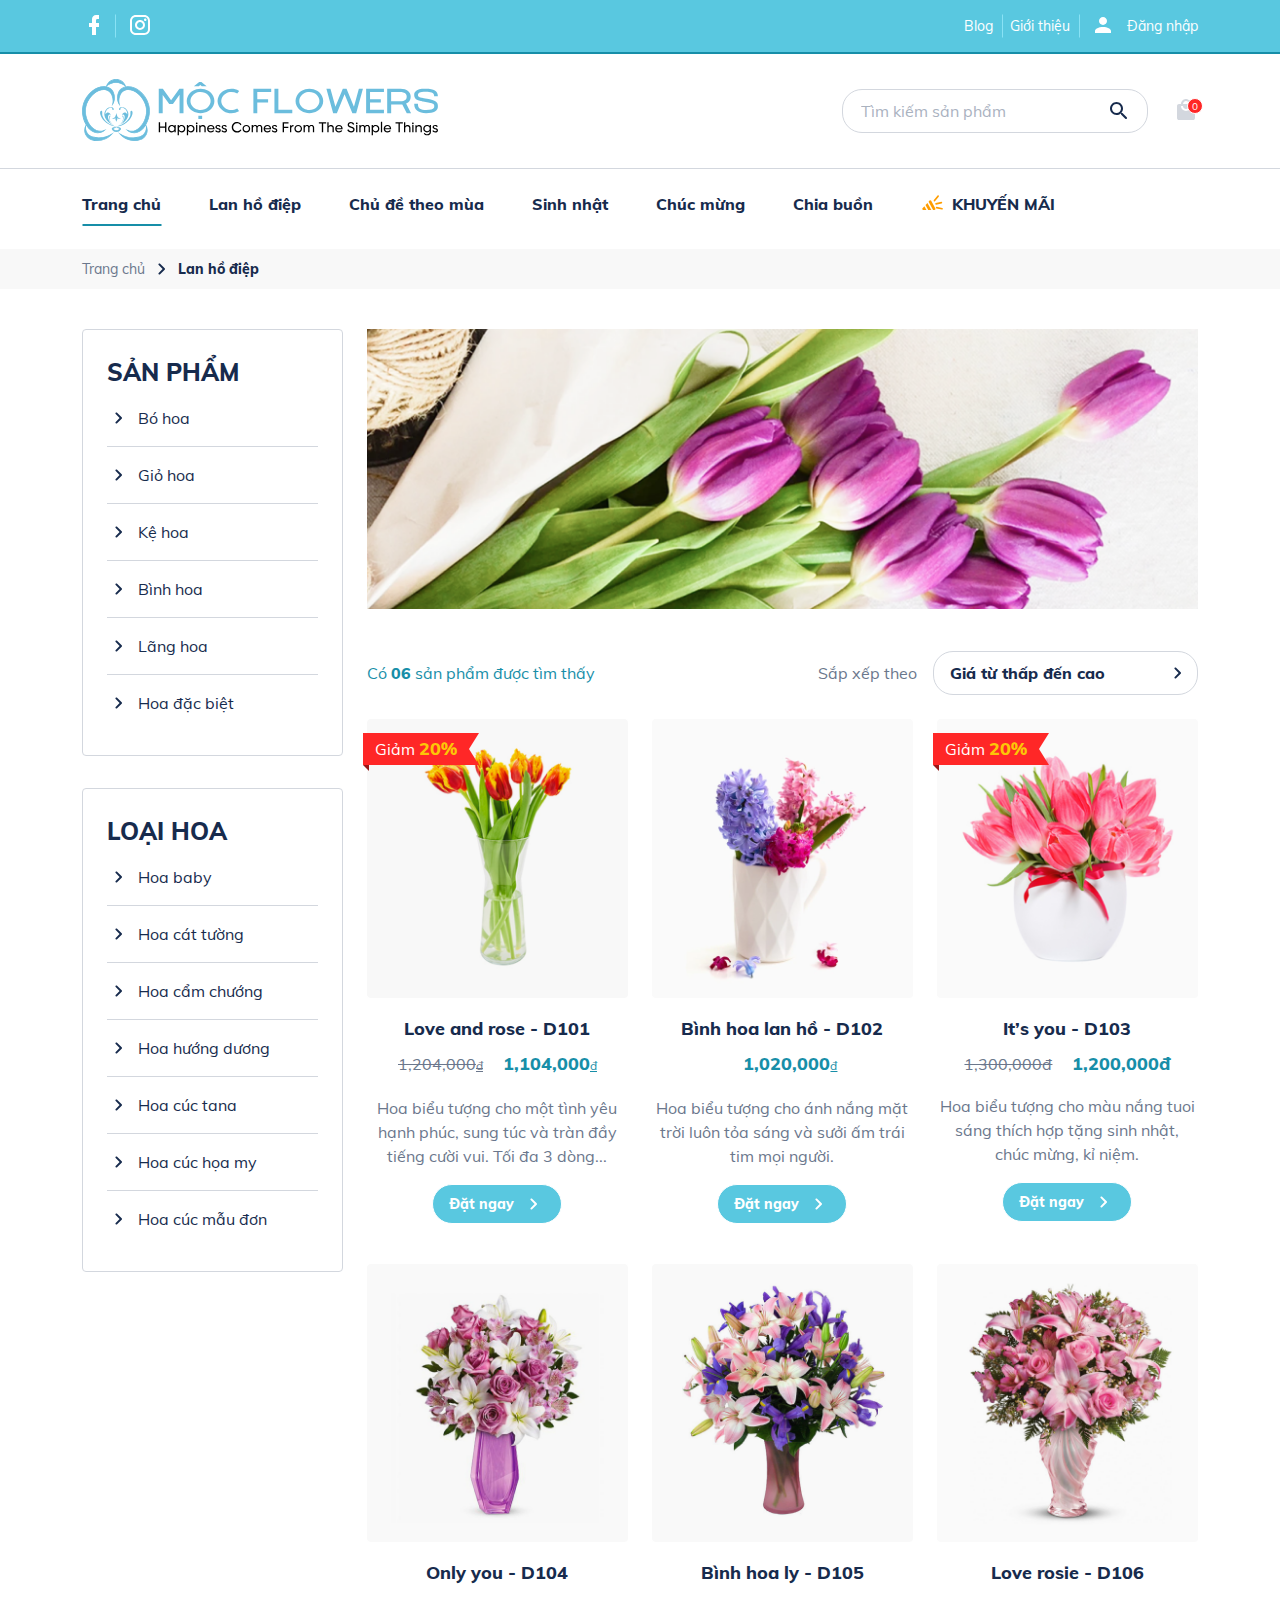
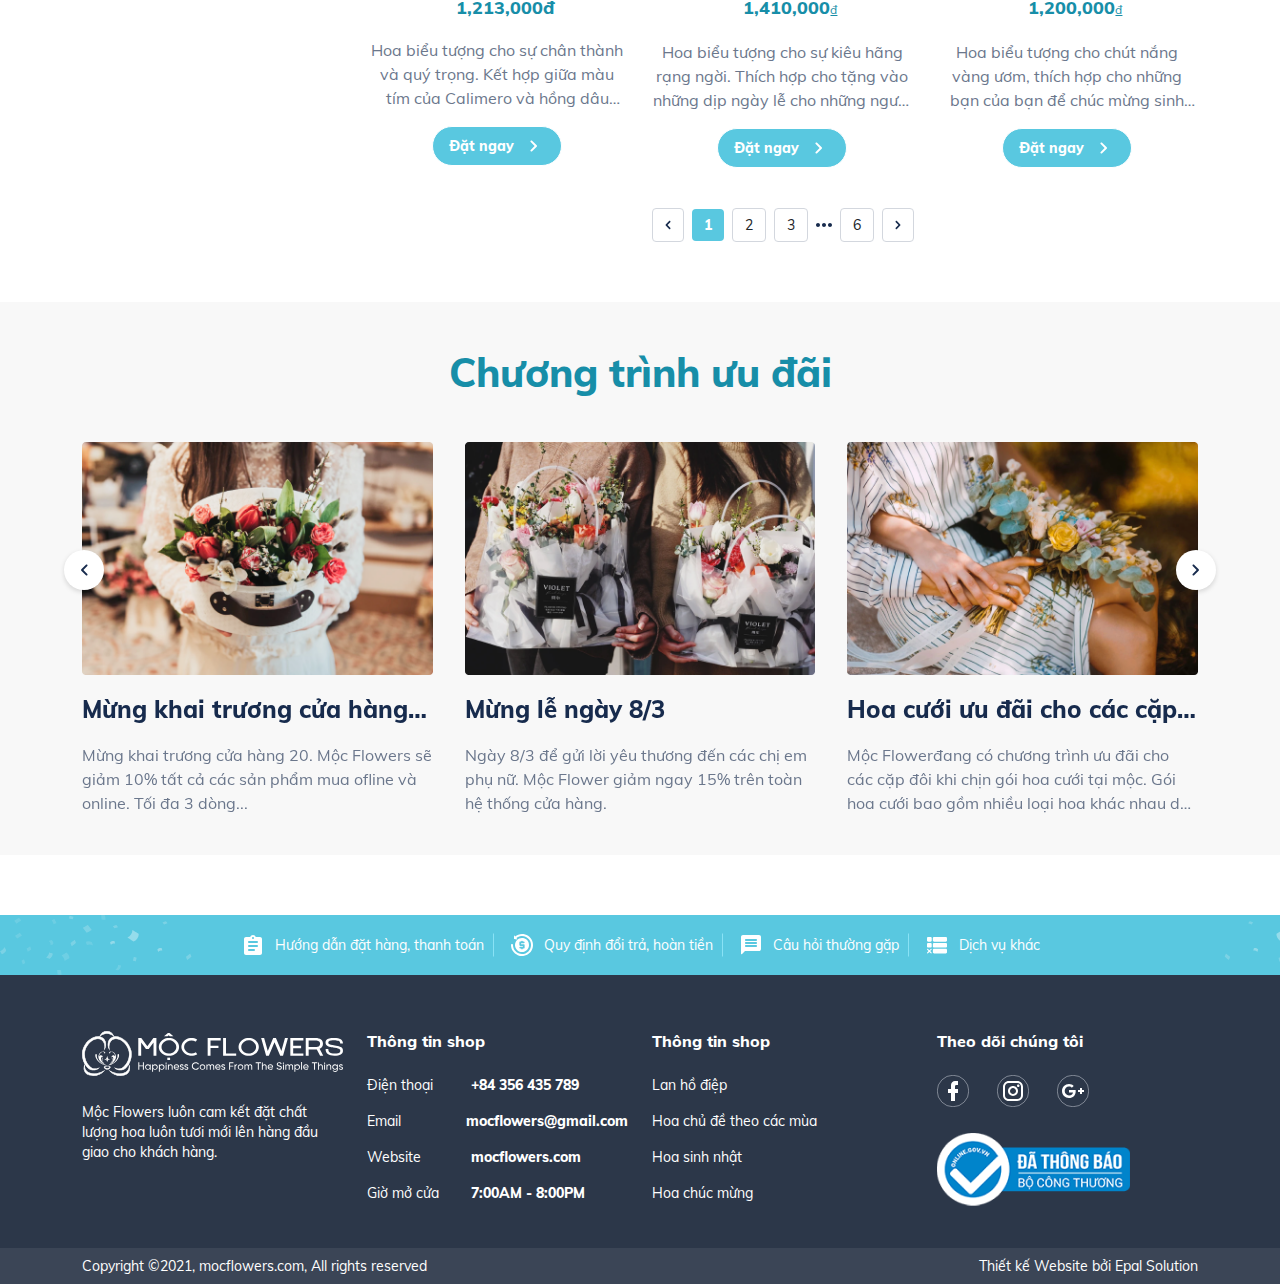
<file: mocFlowers-danh-muc.html>
<!DOCTYPE html>
<html lang="en">

<head>
    <meta charset="UTF-8">
    <meta http-equiv="X-UA-Compatible" content="IE=edge">
    <meta name="viewport" content="width=device-width, initial-scale=1.0">
    <title>Danh mục sản phẩm</title>
    <link rel="preconnect" href="https://fonts.gstatic.com">
    <link rel="stylesheet" href="assets/fonts/Mulish/stylesheet.css">
    <link rel="stylesheet" href="assets/library/bootstrap/bootstrap.min.css">
    <link rel="stylesheet" href="assets/css/reset.css">
    <link rel="stylesheet" href="assets/library/owlCarousel/css/owl.carousel.min.css">
    <link rel="stylesheet" href="assets/library/owlCarousel/css/owl.theme.default.min.css">
    <link rel="stylesheet" href="assets/fonts/bootstrap-icons-1.5.0/bootstrap-icons.css">
    <link rel="stylesheet" href="assets/scss/mocFlowers/danh-muc.css">
</head>

<body>
    <!----------------------------------------- Header ----------------------------------------->
    <header id="header">
        <!----------------------------------------- Header Top ----------------------------------------->
        <section class="header-top">
            <div class="container">
                <div class="row">
                    <div class="col-xl-2 col-lg-2 col-md-2 col-sm-3 col-xs-4">
                        <div class="header-top__social">
                            <a class="social-icon primary-border-right" href="#"><img
                                    src="assets/image/Moc-Flowers/header/facebook.svg" alt=""></a>
                            <a class="social-icon " href="#"><img src="assets/image/Moc-Flowers/header/instagram.svg"
                                    alt=""></a>
                        </div>
                    </div>
                    <div class="offset-xl-7 col-xl-3 offset-lg-6 col-lg-4 offset-md-5 col-md-5 offset-sm-3 col-sm-6">
                        <div class="header-top__links">
                            <a class="link-item primary-border-right" href="#">Blog</a>
                            <a class="link-item primary-border-right" href="#">Giới thiệu</a>
                            <span class="link-image ">
                                <img src="assets/image/Moc-Flowers/header/account.svg" alt="">
                            </span>
                            <a class="link-item " href="#">Đăng nhập</a>
                        </div>
                    </div>
                </div>
            </div>
        </section>
        <!----------------------------------------- Header main ----------------------------------------->
        <section class="header-main">
            <div class="container">
                <div class="row align-items-center">
                    <div class="offset-xl-0 col-xl-4 col-lg-4  col-md-8  col-sm-8">
                        <a href="#" class="header-main__logo"><img src="assets/image/Moc-Flowers/header/logo-header.svg"
                                alt=""></a>
                    </div>
                    <div class="offset-xl-4 col-xl-4 offset-lg-4 col-lg-4 col-md-12">
                        <div class="header-main__right">
                            <div class="form-search form-search--large">
                                <input class="form-search__input " type="text" placeholder="Tìm kiếm sản phẩm">
                                <img class="form-search__image" src="assets/image/Moc-Flowers/header/search.svg" alt="">
                            </div>
                            <a class="icon-bag" href="mocFlowers-gio-hang.html">
                                <img src="assets/image/Moc-Flowers/header/shopping.svg" alt="">
                                <span class="icon-bag__amount">0</span>
                            </a>
                        </div>
                    </div>
                </div>
            </div>
        </section>
        <!----------------------------------------- Header nav ----------------------------------------->
        <section class="header-nav">
            <div class="container">
                <div class="row">
                    <div class="col-xl-12">

                        <div class="wrapper-menu-mobile">
                            <div class="icon-menu-mobile">
                                <i class="bi bi-list"></i>
                            </div>
                            <div class="menu-mobile">
                                <div class="menu-mobile-icon-close">
                                    <i class="bi bi-x-square"></i>
                                </div>
                                <div class="menu-mobile-auth">
                                    <a class="menu-mobile-auth-item" href="#">Blog</a>
                                    <a class="menu-mobile-auth-item" href="#">Giới thiệu</a>
                                    <a class="menu-mobile-auth-item " href="#">Đăng nhập</a>
                                </div>
                                <ul>
                                    <li class="menu-mobile-item"><a href="mocFlowers.html">Trang chủ</a></li>
                                    <li class="menu-mobile-item"><a href="mocFlowers-danh-muc.html">Lan hồ điệp</a></li>
                                    <li class="menu-mobile-item"><a href="#">Chủ đề theo mùa</a></li>
                                    <li class="menu-mobile-item"><a href="#">Sinh nhật</a></li>
                                    <li class="menu-mobile-item"><a href="#">Chúc mừng</a></li>
                                    <li class="menu-mobile-item"><a href="#">Chia buồn</a></li>
                                    <li class="menu-mobile-item"><img class="menu-mobile-item-image"
                                            src="assets/image/Moc-Flowers/header/Frame.svg" alt=""><a href="#">KHUYẾN MÃI</a>
                                    </li>
                                </ul>
                            </div>
                            <div class="wrapper-form-search-mobile">
                                <div class="form-search form-search-mobile">
                                    <input class="form-search__input" type="text" placeholder="Tìm kiếm sản phẩm">
                                    <img class="form-search__image" src="assets/image/Moc-Flowers/header/search.svg" alt="">
                                </div>
                                <a class="icon-bag icon-bag-mobile" href="mocFlowers-gio-hang.html">
                                    <img src="assets/image/Moc-Flowers/header/shopping.svg" alt="">
                                    <span class="icon-bag__amount">0</span>
                                </a>
                            </div>
                        </div>
                        <ul class="nav-list-item">
                            <li class="nav-item nav-item--active"><a href="mocFlowers.html">Trang chủ</a></li>
                            <li class="nav-item"><a href="mocFlowers-danh-muc.html">Lan hồ điệp</a></li>
                            <li class="nav-item"><a href="#">Chủ đề theo mùa</a></li>
                            <li class="nav-item"><a href="#">Sinh nhật</a></li>
                            <li class="nav-item"><a href="#">Chúc mừng</a></li>
                            <li class="nav-item"><a href="#">Chia buồn</a></li>
                            <li class="nav-item"><img class="nav-item-image" src="assets/image/Moc-Flowers/header/Frame.svg"
                                    alt=""><a href="#">KHUYẾN MÃI</a></li>
                            <div class="form-search form-search-header-nav">
                                <input class="form-search__input" type="text" placeholder="Tìm kiếm sản phẩm">
                                <img class="form-search__image" src="assets/image/Moc-Flowers/header/search.svg" alt="">
                            </div>
                            <a class="icon-bag icon-bag-header-nav" href="mocFlowers-gio-hang.html">
                                <img src="assets/image/Moc-Flowers/header/shopping.svg" alt="">
                                <span class="icon-bag__amount">0</span>
                            </a>
                        </ul>
                    </div>
                </div>
            </div>
        </section>
    </header>
    <!----------------------------------------- Paht link ----------------------------------------->
    <section class="path-link">
        <div class="container">
            <div class="row">
                <div class="col-xl-12">
                    <div class="path-link__wrapper">
                        <a href="mocFlowers.html" class="path-link__pre">Trang chủ</a>
                        <img class="path-link__image" src="assets/image/Moc-Flowers/arrow-right.svg" alt="">
                        <a href="#" class="path-link__current">Lan hồ điệp</a>
                    </div>
                </div>
            </div>
        </div>
    </section>
    <!----------------------------------------- Wrapper Sidebar - Content ----------------------------------------->
    <section class="wrapper">
        <div class="container">
            <div class="row">
                <!----------------------------------------- Sidebar ----------------------------------------->
                <div class="col-xl-3 col-lg-3">
                    <div class="sidebar-left">
                        <p class="sidebar-left__caption">SẢN PHẨM</p>
                        <span class="sidebar-left__dropdown">
                            <img class="sidebar-left__arrow-icon"  src="assets/image/Moc-Flowers/arrow-right-large.svg" alt="">
                        </span>
                        <ul class="sidebar-left__menu-dropdown">
                            <li class="sidebar-left__item">
                                <img src="assets/image/Moc-Flowers/arrow-right.svg" alt="">
                                <a href="#">Bó hoa</a>
                            </li>
                            <li class="sidebar-left__item">
                                <img src="assets/image/Moc-Flowers/arrow-right.svg" alt="">
                                <a href="#">Giỏ hoa</a>
                            </li>
                            <li class="sidebar-left__item">
                                <img src="assets/image/Moc-Flowers/arrow-right.svg" alt="">
                                <a href="#">Kệ hoa</a>
                            </li>
                            <li class="sidebar-left__item">
                                <img src="assets/image/Moc-Flowers/arrow-right.svg" alt="">
                                <a href="#">Bình hoa</a>
                            </li>
                            <li class="sidebar-left__item">
                                <img src="assets/image/Moc-Flowers/arrow-right.svg" alt="">
                                <a href="#">Lãng hoa</a>
                            </li>
                            <li class="sidebar-left__item">
                                <img src="assets/image/Moc-Flowers/arrow-right.svg" alt="">
                                <a href="#">Hoa đặc biệt</a>
                            </li>
                        </ul>
                    </div>
                    <div class="sidebar-left">
                        <p class="sidebar-left__caption">LOẠI HOA</p>
                        <span class="sidebar-left__dropdown">
                            <img class="sidebar-left__arrow-icon "  src="assets/image/Moc-Flowers/arrow-right-large.svg" alt="">
                        </span>
                        <ul class="sidebar-left__menu-dropdown">
                            <li class="sidebar-left__item">
                                <img class="sidebar-left__arrow-icon "  src="assets/image/Moc-Flowers/arrow-right.svg" alt="">
                                <a href="#">Hoa baby</a>
                            </li>
                            <li class="sidebar-left__item">
                                <img src="assets/image/Moc-Flowers/arrow-right.svg" alt="">
                                <a href="#">Hoa cát tường</a>
                            </li>
                            <li class="sidebar-left__item">
                                <img src="assets/image/Moc-Flowers/arrow-right.svg" alt="">
                                <a href="#">Hoa cẩm chướng</a>
                            </li>
                            <li class="sidebar-left__item">
                                <img src="assets/image/Moc-Flowers/arrow-right.svg" alt="">
                                <a href="#">Hoa hướng dương</a>
                            </li>
                            <li class="sidebar-left__item">
                                <img src="assets/image/Moc-Flowers/arrow-right.svg" alt="">
                                <a href="#">Hoa cúc tana</a>
                            </li>
                            <li class="sidebar-left__item">
                                <img src="assets/image/Moc-Flowers/arrow-right.svg" alt="">
                                <a href="#">Hoa cúc họa my</a>
                            </li>
                            <li class="sidebar-left__item">
                                <img src="assets/image/Moc-Flowers/arrow-right.svg" alt="">
                                <a href="#">Hoa cúc mẫu đơn</a>
                            </li>
                        </ul>
                    </div>
                </div>
                <!----------------------------------------- Content ----------------------------------------->
                <div class="col-xl-9 col-lg-9">
                    <div class="content-banner">
                        <img src="assets/image/Moc-Flowers/Danh-Muc/banner.png" alt="">
                    </div>
                    <div class="content-result-sort">
                        <p class="content__result">Có <span>06</span> sản phẩm được tìm thấy</p>
                        <div class="content__sort">
                            <p class="content__sort-text">Sắp xếp theo</p>
                            <div class="content__sort-option">
                                <span class="content__sort-option-text">Giá từ thấp đến cao</span>
                                <img src="assets/image/Moc-Flowers/arrow-right.svg" alt="">
                                <div class="content__sort-option-items">
                                    <span class="content__sort-option-item">Giá từ cao đến thấp</span>
                                    <span class="content__sort-option-item">Đang giảm giá</span>
                                    <span class="content__sort-option-item">Bán chạy</span>
                                </div>
                            </div>
                        </div>
                    </div>
                    <div class="content-products">
                        <div class="row">
                            <div class="col-xl-4 col-lg-4 col-md-4 col-sm-6">
                                <div class="product-item">
                                    <div class="product-item__image">
                                        <a href="#"><img src="assets/image/Moc-Flowers/Danh-Muc/product-1.png"
                                                alt=""></a>
                                        <div class="discount-label">
                                            <span class="discount-label__text">Giảm</span>
                                            <span class="discount-label__percent">20%</span>
                                        </div>
                                    </div>
                                    <p class="product-item__name">Love and rose - D101</p>
                                    <div class="product-item__price">
                                        <span class="product-item__price-pre">1,204,000<span
                                                class="currency-unit">đ</span></span>
                                        <span class="product-item__price-current">1,104,000<span
                                                class="currency-unit">đ</span></span>
                                    </div>
                                    <p class="product-item__description description">Hoa biểu tượng cho một tình yêu
                                        hạnh phúc, sung túc và tràn đầy tiếng cười vui. Tối đa 3 dòng...</p>
                                    <a href="#" class="product-item__btn btn"><span>Đặt ngay</span><img
                                            src="assets/image/Moc-Flowers/arrow-right-white.svg" alt=""></a>
                                </div>
                            </div>
                            <div class="col-xl-4 col-lg-4 col-md-4 col-sm-6">
                                <div class="product-item">
                                    <div class="product-item__image">
                                        <a href="#"><img src="assets/image/Moc-Flowers/Danh-Muc/product-2.png"
                                                alt=""></a>
                                    </div>
                                    <p class="product-item__name">Bình hoa lan hồ - D102</p>
                                    <div class="product-item__price">
                                        <span class="product-item__price-current">1,020,000<span
                                                class="currency-unit">đ</span></span>
                                    </div>
                                    <p class="product-item__description description">Hoa biểu tượng cho ánh nắng mặt
                                        trời luôn tỏa sáng và sưởi ấm trái tim mọi người.</p>
                                    <a href="#" class="product-item__btn btn"><span>Đặt ngay</span><img
                                            src="assets/image/Moc-Flowers/arrow-right-white.svg" alt=""></a>
                                </div>
                            </div>
                            <div class="col-xl-4 col-lg-4 col-md-4 col-sm-6">
                                <div class="product-item">
                                    <div class="product-item__image">
                                        <a href="#"><img src="assets/image/Moc-Flowers/Danh-Muc/product-3.png"
                                                alt=""></a>
                                        <div class="discount-label">
                                            <span class="discount-label__text">Giảm</span>
                                            <span class="discount-label__percent">20%</span>
                                        </div>
                                    </div>
                                    <p class="product-item__name">It’s you - D103</p>
                                    <div class="product-item__price">
                                        <span class="product-item__price-pre">1,300,000<span
                                                class="currency unit">đ</span></span>
                                        <span class="product-item__price-current">1,200,000<span
                                                class="currency unit">đ</span></span>
                                    </div>
                                    <p class="product-item__description description">Hoa biểu tượng cho màu nắng tuoi
                                        sáng thích hợp tặng sinh nhật, chúc mừng, kỉ niệm.</p>
                                    <a href="#" class="product-item__btn btn"><span>Đặt ngay</span><img
                                            src="assets/image/Moc-Flowers/arrow-right-white.svg" alt=""></a>
                                </div>
                            </div>
                            <div class="col-xl-4 col-lg-4 col-md-4 col-sm-6">
                                <div class="product-item">
                                    <div class="product-item__image">
                                        <a href="#"><img src="assets/image/Moc-Flowers/Danh-Muc/product-4.png"
                                                alt=""></a>
                                    </div>
                                    <p class="product-item__name">Only you - D104</p>
                                    <div class="product-item__price">
                                        <span class="product-item__price-current">1,213,000<span
                                                class="currency unit">đ</span></span>
                                    </div>
                                    <p class="product-item__description description">Hoa biểu tượng cho sự chân thành và
                                        quý trọng. Kết hợp giữa màu tím của Calimero và hồng dâu đem...</p>
                                    <a href="#" class="product-item__btn btn"><span>Đặt ngay</span><img
                                            src="assets/image/Moc-Flowers/arrow-right-white.svg" alt=""></a>
                                </div>
                            </div>
                            <div class="col-xl-4 col-lg-4 col-md-4 col-sm-6">
                                <div class="product-item">
                                    <div class="product-item__image">
                                        <a href="#"><img src="assets/image/Moc-Flowers/Danh-Muc/product-5.png"
                                                alt=""></a>
                                    </div>
                                    <p class="product-item__name">Bình hoa ly - D105</p>
                                    <div class="product-item__price">
                                        <span class="product-item__price-current">1,410,000<span
                                                class="currency-unit">đ</span></span>
                                    </div>
                                    <p class="product-item__description description">Hoa biểu tượng cho sự kiêu hãng
                                        rạng ngời. Thích hợp cho tặng vào những dịp ngày lễ cho những người thân.</p>
                                    <a href="#" class="product-item__btn btn"><span>Đặt ngay</span><img
                                            src="assets/image/Moc-Flowers/arrow-right-white.svg" alt=""></a>
                                </div>
                            </div>
                            <div class="col-xl-4 col-lg-4 col-md-4 col-sm-6">
                                <div class="product-item">
                                    <div class="product-item__image">
                                        <a href="#"><img src="assets/image/Moc-Flowers/Danh-Muc/product-6.png"
                                                alt=""></a>
                                    </div>
                                    <p class="product-item__name">Love rosie - D106</p>
                                    <div class="product-item__price">
                                        <span class="product-item__price-current">1,200,000<span
                                                class="currency-unit">đ</span></span>
                                    </div>
                                    <p class="product-item__description description">Hoa biểu tượng cho chút nắng vàng
                                        ươm, thích hợp cho những bạn của bạn để chúc mừng sinh nhật.</p>
                                    <a href="#" class="product-item__btn btn"><span>Đặt ngay</span><img
                                            src="assets/image/Moc-Flowers/arrow-right-white.svg" alt=""></a>
                                </div>
                            </div>
                        </div>
                    </div>
                    <!----------------------------------------- Navigation page ----------------------------------------->
                    <div class="content-nav-page">
                        <div class="row">
                            <div class="col-xl-12">
                                <div class="wrapper-nav-page">
                                    <span class="content-nav-page__btn content-nav-page__btn-next"><img
                                            src="assets/image/Moc-Flowers/Danh-Muc/i-navigation-left.svg" alt=""></span>
                                    <span class="content-nav-page__btn content-nav-page__btn--active">1</span>
                                    <span class="content-nav-page__btn">2</span>
                                    <span class="content-nav-page__btn">3</span>
                                    <img class="content-nav-page__dots"
                                        src="assets/image/Moc-Flowers/Danh-Muc/i-3-dots.svg" alt="">
                                    <span class="content-nav-page__btn">6</span>
                                    <span class="content-nav-page__btn content-nav-page__btn-next"><img
                                            src="assets/image/Moc-Flowers/Danh-Muc/i-navigation-right.svg"
                                            alt=""></span>
                                </div>
                            </div>
                        </div>
                    </div>
                </div>
            </div>
        </div>
    </section>
    <!----------------------------------------- Special offers ----------------------------------------->
    <section class="special-offers">
        <div class="container">
            <div class="row">
                <div class="col-xl-12">
                    <p class="special-offers__title title">Chương trình ưu đãi</p>
                    <div class="special-offers__carousel">
                        <div id="special-offers__carousel" class="owl-carousel owl-theme">
                            <div class="item">
                                <div class="special-offers__item">
                                    <a href="#" class="special-offers__item-image">
                                        <img src="assets/image/Moc-Flowers/Danh-Muc/special-holiday-1.png" alt="">
                                    </a>
                                    <a href="#" class="special-offers__item-caption">Mừng khai trương cửa hàng 20</a>
                                    <p class="special-offers__item-description description">Mừng khai trương cửa hàng 20.
                                        Mộc Flowers sẽ giảm 10% tất cả các sản phẩm mua ofline và online. Tối đa 3 dòng...
                                    </p>
                                </div>
                            </div>
                            <div class="item">
                                <div class="special-offers__item">
                                    <a href="#" class="special-offers__item-image">
                                        <img src="assets/image/Moc-Flowers/Danh-Muc/special-holiday-2.png" alt="">
                                    </a>
                                    <a href="#" class="special-offers__item-caption">Mừng lễ ngày 8/3</a>
                                    <p class="special-offers__item-description description">Ngày 8/3 để gửi lời yêu thương
                                        đến các chị em phụ nữ. Mộc Flower giảm ngay 15% trên toàn hệ thống cửa hàng.
                                    </p>
                                </div>
                            </div>
                            <div class="item">
                                <div class="special-offers__item">
                                    <a href="#" class="special-offers__item-image">
                                        <img src="assets/image/Moc-Flowers/Danh-Muc/special-holiday-3.png" alt="">
                                    </a>
                                    <a href="#" class="special-offers__item-caption">Hoa cưới ưu đãi cho các cặp đôi</a>
                                    <p class="special-offers__item-description description">Mộc Flowerđang có chương trình
                                        ưu đãi cho các cặp đôi khi chịn gói hoa cưới tại mộc. Gói hoa cưới bao gồm nhiều
                                        loại hoa khác nhau do các bạn...
                                    </p>
                                </div>
                            </div>
                            <div class="item">
                                <div class="special-offers__item">
                                    <a href="#" class="special-offers__item-image">
                                        <img src="assets/image/Moc-Flowers/Danh-Muc/special-holiday-2.png" alt="">
                                    </a>
                                    <a href="#" class="special-offers__item-caption">Mừng khai trương cửa hàng 20</a>
                                    <p class="special-offers__item-description description">Mừng khai trương cửa hàng 20.
                                        Mộc Flowers sẽ giảm 10% tất cả các sản phẩm mua ofline và online. Tối đa 3 dòng...
                                    </p>
                                </div>
                            </div>
                        </div>
                        <span class="special-offers__carousel-pre carousel-btn-pre">
                            <img src="assets/image/Moc-Flowers/i-arrow-left-cicrle.svg" alt="">
                        </span>
                        <span class="special-offers__carousel-next carousel-btn-next">
                            <img src="assets/image/Moc-Flowers/i-arrow-right-circle.svg" alt="">
                        </span>
                    </div>
                </div>
            </div>
        </div>
    </section>
    <!----------------------------------------- Footer ----------------------------------------->
    <footer id="footer">
        <!----------------------------------------- top Footer ----------------------------------------->
        <section class="top-footer">
            <div class="top-footer__item primary-border-right">
                <img src="assets/image/Moc-Flowers/footer/Order_list_24px.svg" alt="">
                <a href="#" class="top-footer__item-text ">Hướng dẫn đặt hàng, thanh toán</a>
            </div>
            <div class="top-footer__item primary-border-right">
                <img src="assets/image/Moc-Flowers/footer/return.svg" alt="">
                <a href="#" class="top-footer__item-text ">Quy định đổi trả, hoàn tiền</a>
            </div>
            <div class="top-footer__item primary-border-right">
                <img src="assets/image/Moc-Flowers/footer/message-reply-text.svg" alt="">
                <a href="#" class="top-footer__item-text ">Câu hỏi thường gặp</a>
            </div>
            <div class="top-footer__item">
                <img src="assets/image/Moc-Flowers/footer/Survey_24px_rounded.svg" alt="">
                <a href="#" class="top-footer__item-text">Dịch vụ khác</a>
            </div>
        </section>
        <!----------------------------------------- main Footer ----------------------------------------->
        <section class="main-footer">
            <div class="container">
                <div class="row">
                    <div class="col-xl-3 col-lg-3 col-md-6 col-sm-6 col-xs-12">
                        <div class="main-footer__left">
                            <div class="main-footer__left-image"><img
                                    src="assets/image/Moc-Flowers/footer/logo-footer.svg" alt=""></div>
                            <div class="main-footer__left-text">Mộc Flowers luôn cam kết đặt chất lượng hoa luôn tươi
                                mới lên hàng đầu giao cho khách hàng.</div>
                        </div>
                    </div>
                    <div class="col-xl-3 col-lg-3 col-md-6 col-sm-6 col-xs-12">
                        <div class="main-footer__center">
                            <p class="main-footer__caption">Thông tin shop </p>
                            <ul>
                                <li class="main-footer__center-item">
                                    <span>Điện thoại</span>
                                    <span>+84 356 435 789</span>
                                </li>
                                <li class="main-footer__center-item">
                                    <span>Email</span>
                                    <span>mocflowers@gmail.com</span>
                                </li>
                                <li class="main-footer__center-item">
                                    <span>Website</span>
                                    <span>mocflowers.com</span>
                                </li>
                                <li class="main-footer__center-item">
                                    <span>Giờ mở cửa</span>
                                    <span>7:00AM - 8:00PM</span>
                                </li>
                            </ul>
                        </div>
                    </div>
                    <div class="col-xl-3 col-lg-3 col-md-6 col-sm-6 col-xs-12">
                        <div class="main-footer__center">
                            <p class="main-footer__caption">Thông tin shop </p>
                            <ul>
                                <li class="main-footer__center-item"><a class="main-footer__center-item-link"
                                        href="#">Lan hồ điệp</a></li>
                                <li class="main-footer__center-item"><a class="main-footer__center-item-link"
                                        href="#">Hoa chủ đề theo các mùa</a></li>
                                <li class="main-footer__center-item"><a class="main-footer__center-item-link"
                                        href="#">Hoa sinh nhật</a></li>
                                <li class="main-footer__center-item"><a class="main-footer__center-item-link"
                                        href="#">Hoa chúc mừng</a></li>
                            </ul>
                        </div>
                    </div>
                    <div class="col-xl-3 col-lg-3 col-md-6 col-sm-6 col-xs-12">
                        <div class="main-footer__right">
                            <p class="main-footer__caption">Theo dõi chúng tôi</p>
                            <div class="main-footer__right-social">
                                <a href="#"><img src="assets/image/Moc-Flowers/footer/i-fb.svg" alt=""></a>
                                <a href="#"><img src="assets/image/Moc-Flowers/footer/i-instagram.svg" alt=""></a>
                                <a href="#"><img src="assets/image/Moc-Flowers/footer/i-google.svg" alt=""></a>
                            </div>
                            <div class="main-footer__image">
                                <img src="assets/image/Moc-Flowers/footer/image 7.png" alt="">
                            </div>
                        </div>
                    </div>
                </div>
            </div>
        </section>
        <!----------------------------------------- bottom Footer ----------------------------------------->
        <section class="bottom-footer">
            <div class="container">
                <div class="row">
                    <div class="col-xl-4 col-lg-5 col-md-7 col-sm-12">
                        <p class="bottom-footer__text-left">Copyright ©2021, mocflowers.com, All rights reserved</p>
                    </div>
                    <div class="offset-xl-5 col-xl-3 offset-lg-3 col-lg-4 col-md-5 col-sm-12">
                        <p class="bottom-footer__text-right">Thiết kế Website bởi Epal Solution</p>
                    </div>
                </div>
            </div>
        </section>
    </footer>
</body>
<script src="https://cdnjs.cloudflare.com/ajax/libs/jquery/3.6.0/jquery.min.js"
    integrity="sha512-894YE6QWD5I59HgZOGReFYm4dnWc1Qt5NtvYSaNcOP+u1T9qYdvdihz0PPSiiqn/+/3e7Jo4EaG7TubfWGUrMQ=="
    crossorigin="anonymous"></script>
<script src="https://cdnjs.cloudflare.com/ajax/libs/OwlCarousel2/2.3.4/owl.carousel.min.js"
    integrity="sha512-bPs7Ae6pVvhOSiIcyUClR7/q2OAsRiovw4vAkX+zJbw3ShAeeqezq50RIIcIURq7Oa20rW2n2q+fyXBNcU9lrw=="
    crossorigin="anonymous"></script>
<script src="assets/js/mocFlower/main.js"></script>
<script src="assets/js/mocFlower/danh-muc.js"></script>

</html>
</file>
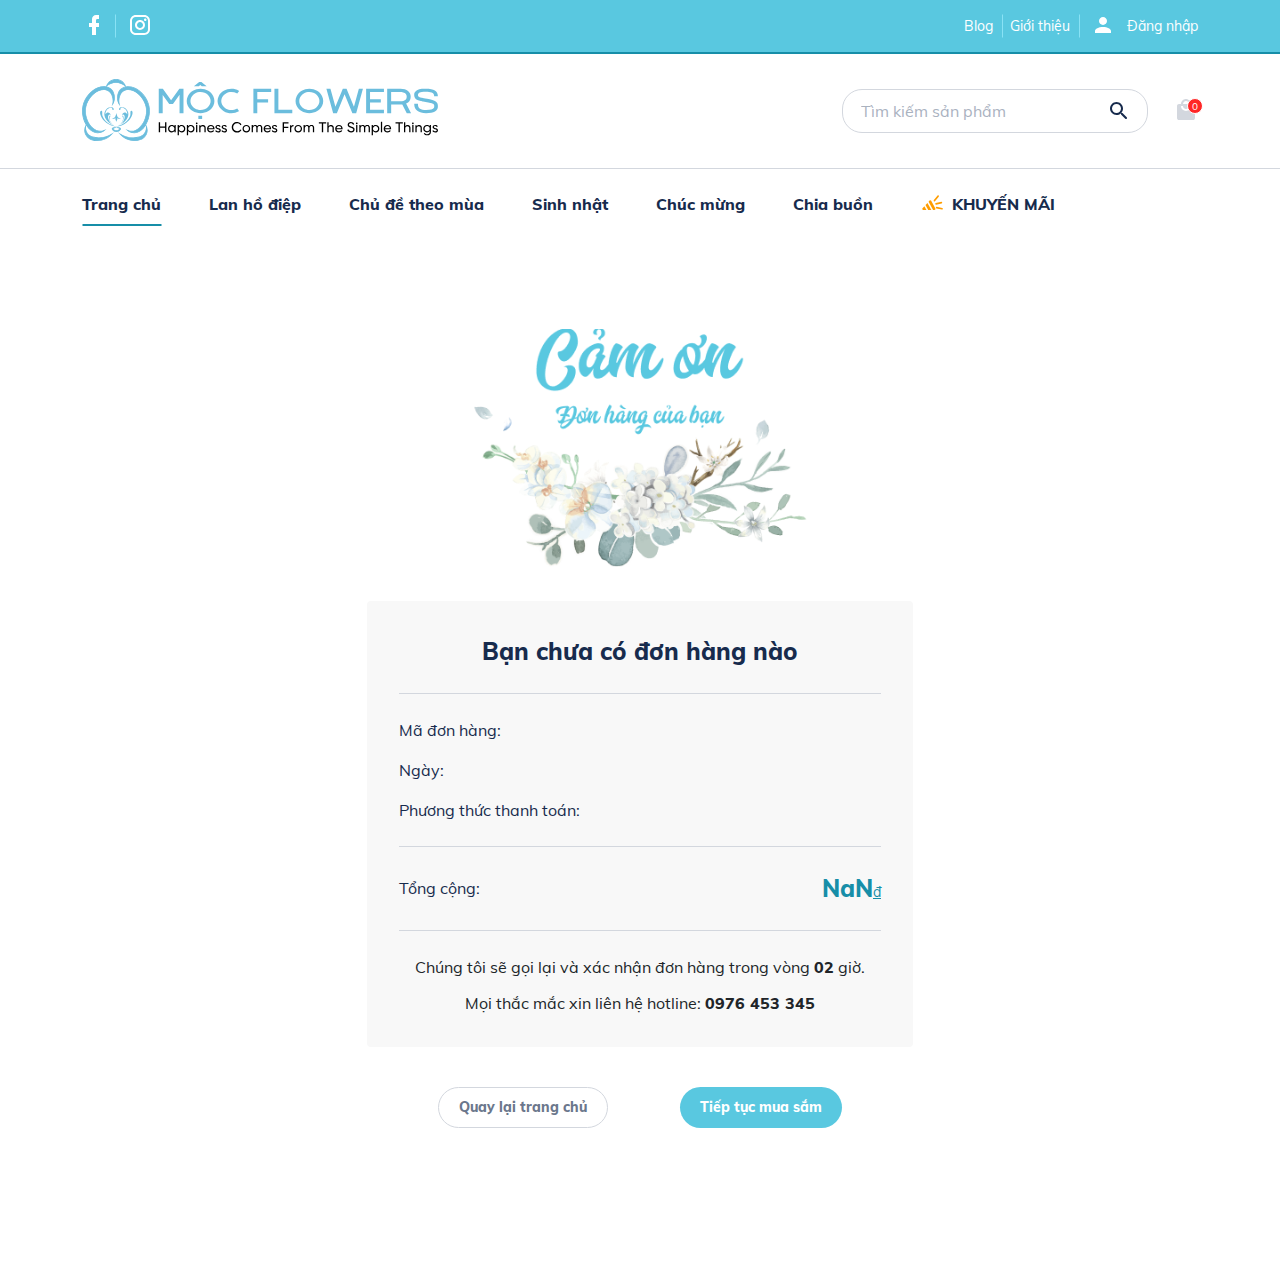
<file: mocFlowers-dien-thong-tin-thanh-toan.html>
<!DOCTYPE html>
<html lang="en">

<head>
    <meta charset="UTF-8">
    <meta http-equiv="X-UA-Compatible" content="IE=edge">
    <meta name="viewport" content="width=device-width, initial-scale=1.0">
    <title>Điền thông tin thanh toán</title>
    <link rel="preconnect" href="https://fonts.gstatic.com">
    <link rel="stylesheet" href="assets/fonts/Mulish/stylesheet.css">
    <link rel="stylesheet" href="assets/library/bootstrap/bootstrap.min.css">
    <link rel="stylesheet" href="assets/css/reset.css">
    <link rel="stylesheet" href="assets/library/owlCarousel/css/owl.carousel.min.css">
    <link rel="stylesheet" href="assets/library/owlCarousel/css/owl.theme.default.min.css">
    <link rel="stylesheet" href="assets/fonts/bootstrap-icons-1.5.0/bootstrap-icons.css">
    <link rel="stylesheet" href="assets/scss/mocFlowers/dien-thong-tin-thanh-toan.css">
</head>

<body>
    <!----------------------------------------- Header ----------------------------------------->
    <header id="header">
        <!----------------------------------------- Header Top ----------------------------------------->
        <section class="header-top">
            <div class="container">
                <div class="row">
                    <div class="col-xl-2 col-lg-2 col-md-2 col-sm-3 col-xs-4">
                        <div class="header-top__social">
                            <a class="social-icon primary-border-right" href="#"><img
                                    src="assets/image/Moc-Flowers/header/facebook.svg" alt=""></a>
                            <a class="social-icon " href="#"><img src="assets/image/Moc-Flowers/header/instagram.svg"
                                    alt=""></a>
                        </div>
                    </div>
                    <div class="offset-xl-7 col-xl-3 offset-lg-6 col-lg-4 offset-md-5 col-md-5 offset-sm-3 col-sm-6">
                        <div class="header-top__links">
                            <a class="link-item primary-border-right" href="#">Blog</a>
                            <a class="link-item primary-border-right" href="#">Giới thiệu</a>
                            <span class="link-image ">
                                <img src="assets/image/Moc-Flowers/header/account.svg" alt="">
                            </span>
                            <a class="link-item " href="#">Đăng nhập</a>
                        </div>
                    </div>
                </div>
            </div>
        </section>
        <!----------------------------------------- Header main ----------------------------------------->
        <section class="header-main">
            <div class="container">
                <div class="row align-items-center">
                    <div class="offset-xl-0 col-xl-4 col-lg-4  col-md-8  col-sm-8">
                        <a href="#" class="header-main__logo"><img src="assets/image/Moc-Flowers/header/logo-header.svg"
                                alt=""></a>
                    </div>
                    <div class="offset-xl-4 col-xl-4 offset-lg-4 col-lg-4 col-md-12">
                        <div class="header-main__right">
                            <div class="form-search form-search--large">
                                <input class="form-search__input " type="text" placeholder="Tìm kiếm sản phẩm">
                                <img class="form-search__image" src="assets/image/Moc-Flowers/header/search.svg" alt="">
                            </div>
                            <a class="icon-bag" href="mocFlowers-gio-hang.html">
                                <img src="assets/image/Moc-Flowers/header/shopping.svg" alt="">
                                <span class="icon-bag__amount">0</span>
                            </a>
                        </div>
                    </div>
                </div>
            </div>
        </section>
        <!----------------------------------------- Header nav ----------------------------------------->
        <section class="header-nav">
            <div class="container">
                <div class="row">
                    <div class="col-xl-12">

                        <div class="wrapper-menu-mobile">
                            <div class="icon-menu-mobile">
                                <i class="bi bi-list"></i>
                            </div>
                            <div class="menu-mobile">
                                <div class="menu-mobile-icon-close">
                                    <i class="bi bi-x-square"></i>
                                </div>
                                <div class="menu-mobile-auth">
                                    <a class="menu-mobile-auth-item" href="#">Blog</a>
                                    <a class="menu-mobile-auth-item" href="#">Giới thiệu</a>
                                    <a class="menu-mobile-auth-item " href="#">Đăng nhập</a>
                                </div>
                                <ul>
                                    <li class="menu-mobile-item"><a href="mocFlowers.html">Trang chủ</a></li>
                                    <li class="menu-mobile-item"><a href="mocFlowers-danh-muc.html">Lan hồ điệp</a></li>
                                    <li class="menu-mobile-item"><a href="#">Chủ đề theo mùa</a></li>
                                    <li class="menu-mobile-item"><a href="#">Sinh nhật</a></li>
                                    <li class="menu-mobile-item"><a href="#">Chúc mừng</a></li>
                                    <li class="menu-mobile-item"><a href="#">Chia buồn</a></li>
                                    <li class="menu-mobile-item"><img class="menu-mobile-item-image"
                                            src="assets/image/Moc-Flowers/header/Frame.svg" alt=""><a href="#">KHUYẾN
                                            MÃI</a>
                                    </li>
                                </ul>
                            </div>
                            <div class="wrapper-form-search-mobile">
                                <div class="form-search form-search-mobile">
                                    <input class="form-search__input" type="text" placeholder="Tìm kiếm sản phẩm">
                                    <img class="form-search__image" src="assets/image/Moc-Flowers/header/search.svg"
                                        alt="">
                                </div>
                                <a class="icon-bag icon-bag-mobile" href="mocFlowers-gio-hang.html">
                                    <img src="assets/image/Moc-Flowers/header/shopping.svg" alt="">
                                    <span class="icon-bag__amount">0</span>
                                </a>
                            </div>
                        </div>
                        <ul class="nav-list-item">
                            <li class="nav-item nav-item--active"><a href="mocFlowers.html">Trang chủ</a></li>
                            <li class="nav-item"><a href="mocFlowers-danh-muc.html">Lan hồ điệp</a></li>
                            <li class="nav-item"><a href="#">Chủ đề theo mùa</a></li>
                            <li class="nav-item"><a href="#">Sinh nhật</a></li>
                            <li class="nav-item"><a href="#">Chúc mừng</a></li>
                            <li class="nav-item"><a href="#">Chia buồn</a></li>
                            <li class="nav-item"><img class="nav-item-image"
                                    src="assets/image/Moc-Flowers/header/Frame.svg" alt=""><a href="#">KHUYẾN MÃI</a>
                            </li>
                            <div class="form-search form-search-header-nav">
                                <input class="form-search__input" type="text" placeholder="Tìm kiếm sản phẩm">
                                <img class="form-search__image" src="assets/image/Moc-Flowers/header/search.svg" alt="">
                            </div>
                            <a class="icon-bag icon-bag-header-nav" href="mocFlowers-gio-hang.html">
                                <img src="assets/image/Moc-Flowers/header/shopping.svg" alt="">
                                <span class="icon-bag__amount">0</span>
                            </a>
                        </ul>
                    </div>
                </div>
            </div>
        </section>
    </header>
    <!----------------------------------------- Order ----------------------------------------->
    <section class="order">
        <div class="container">
            <div class="row justify-content-center">
                <div class="col-xl-4 text-align-center">
                    <div class="order__wrapper-image">
                        <img class="order__image" src="assets/image/Moc-Flowers/Dien-Thong-Tin-Thanh-Toan/Cam-On.png"
                            alt="">
                    </div>
                </div>
            </div>
            <div class="row justify-content-center">
                <div class="col-xl-6">
                    <div class="order__wrapper">
                        <p class="order__title">Đơn hàng của bạn</p>
                        <span class="order__border-line"></span>
                        <div class="order__group-text">
                            <p class="order__caption ">Mã đơn hàng:</p>
                            <p class="order__detail order__id"></p>
                        </div>
                        <div class="order__group-text">
                            <p class="order__caption ">Ngày:</p>
                            <p class="order__detail order__date"></p>
                        </div>
                        <div class="order__group-text">
                            <p class="order__caption">Phương thức thanh toán:</p>
                            <p class="order__detail order__payment"></p>
                        </div>
                        <span class="order__border-line"></span>
                        <div class="order__total">
                            <p class="order__caption">Tổng cộng:</p>
                            <div class="order__group-price">
                                <span class="order__price"></span><span class="currency-unit">đ</span>
                            </div>
                        </div>
                        <span class="order__border-line"></span>
                        <p class="order__description">Chúng tôi sẽ gọi lại và xác nhận đơn hàng trong vòng
                            <span>02</span> giờ.
                        </p>
                        <p class="order__description">Mọi thắc mắc xin liên hệ hotline: <span>0976 453 345</span></p>
                    </div>
                    <div class="order__wrapper-btn">
                        <a href="mocFlowers.html" class="order__btn-left btn">Quay lại trang chủ</a>
                        <a href="#" class="order__btn-right btn">Tiếp tục mua sắm</a>
                    </div>
                </div>
            </div>
        </div>
    </section>
</body>
<script src="assets/library/jquery/jquery-3.6.0.min.js"></script>
<script src="assets/library/owlCarousel/js/owl.carousel.min.js"></script>
<script src="assets/js/mocFlower/main.js"></script>
<script src="assets/js/mocFlower/dien-thong-tin-thanh-toan.js"></script>

</html>
</file>
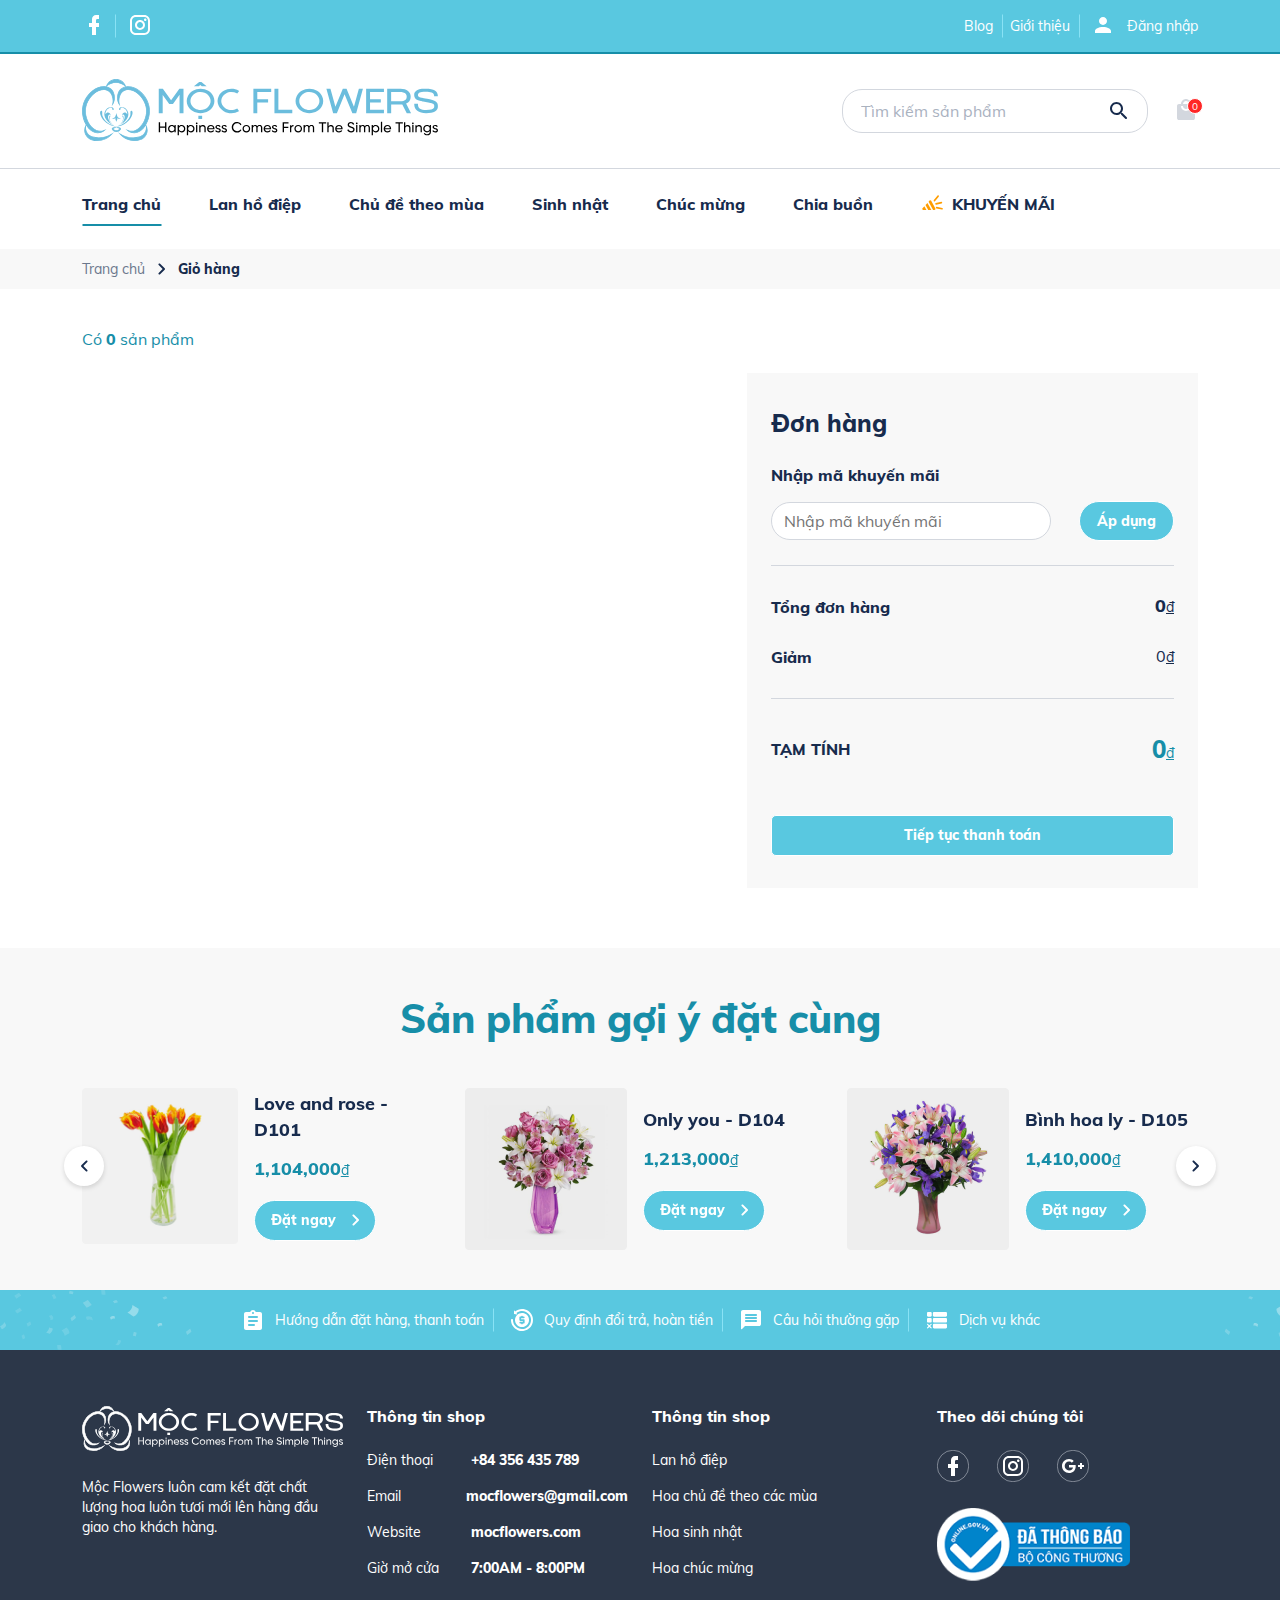
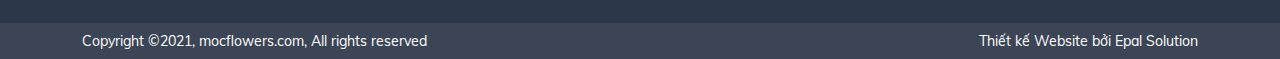
<file: mocFlowers-gio-hang.html>
<!DOCTYPE html>
<html lang="en">

<head>
    <meta charset="UTF-8">
    <meta http-equiv="X-UA-Compatible" content="IE=edge">
    <meta name="viewport" content="width=device-width, initial-scale=1.0">
    <title>Giỏ hàng</title>
    <link rel="preconnect" href="https://fonts.gstatic.com">
    <link rel="stylesheet" href="assets/fonts/Mulish/stylesheet.css">
    <link rel="stylesheet" href="assets/library/bootstrap/bootstrap.min.css">
    <link rel="stylesheet" href="assets/css/reset.css">
    <link rel="stylesheet" href="assets/library/owlCarousel/css/owl.carousel.min.css">
    <link rel="stylesheet" href="assets/library/owlCarousel/css/owl.theme.default.min.css">
    <link rel="stylesheet" href="assets/fonts/bootstrap-icons-1.5.0/bootstrap-icons.css">
    <link rel="stylesheet" href="assets/scss/mocFlowers/gio-hang.css">
</head>

<body>
    <!----------------------------------------- Header ----------------------------------------->
    <header id="header">
        <!----------------------------------------- Header Top ----------------------------------------->
        <section class="header-top">
            <div class="container">
                <div class="row">
                    <div class="col-xl-2 col-lg-2 col-md-2 col-sm-3 col-xs-4">
                        <div class="header-top__social">
                            <a class="social-icon primary-border-right" href="#"><img
                                    src="assets/image/Moc-Flowers/header/facebook.svg" alt=""></a>
                            <a class="social-icon " href="#"><img src="assets/image/Moc-Flowers/header/instagram.svg"
                                    alt=""></a>
                        </div>
                    </div>
                    <div class="offset-xl-7 col-xl-3 offset-lg-6 col-lg-4 offset-md-5 col-md-5 offset-sm-3 col-sm-6">
                        <div class="header-top__links">
                            <a class="link-item primary-border-right" href="#">Blog</a>
                            <a class="link-item primary-border-right" href="#">Giới thiệu</a>
                            <span class="link-image ">
                                <img src="assets/image/Moc-Flowers/header/account.svg" alt="">
                            </span>
                            <a class="link-item " href="#">Đăng nhập</a>
                        </div>
                    </div>
                </div>
            </div>
        </section>
        <!----------------------------------------- Header main ----------------------------------------->
        <section class="header-main">
            <div class="container">
                <div class="row align-items-center">
                    <div class="offset-xl-0 col-xl-4 col-lg-4  col-md-8  col-sm-8">
                        <a href="#" class="header-main__logo"><img src="assets/image/Moc-Flowers/header/logo-header.svg"
                                alt=""></a>
                    </div>
                    <div class="offset-xl-4 col-xl-4 offset-lg-4 col-lg-4 col-md-12">
                        <div class="header-main__right">
                            <div class="form-search form-search--large">
                                <input class="form-search__input " type="text" placeholder="Tìm kiếm sản phẩm">
                                <img class="form-search__image" src="assets/image/Moc-Flowers/header/search.svg" alt="">
                            </div>
                            <a class="icon-bag" href="mocFlowers-gio-hang.html">
                                <img src="assets/image/Moc-Flowers/header/shopping.svg" alt="">
                                <span class="icon-bag__amount">0</span>
                            </a>
                        </div>
                    </div>
                </div>
            </div>
        </section>
        <!----------------------------------------- Header nav ----------------------------------------->
        <section class="header-nav">
            <div class="container">
                <div class="row">
                    <div class="col-xl-12">

                        <div class="wrapper-menu-mobile">
                            <div class="icon-menu-mobile">
                                <i class="bi bi-list"></i>
                            </div>
                            <div class="menu-mobile">
                                <div class="menu-mobile-icon-close">
                                    <i class="bi bi-x-square"></i>
                                </div>
                                <div class="menu-mobile-auth">
                                    <a class="menu-mobile-auth-item" href="#">Blog</a>
                                    <a class="menu-mobile-auth-item" href="#">Giới thiệu</a>
                                    <a class="menu-mobile-auth-item " href="#">Đăng nhập</a>
                                </div>
                                <ul>
                                    <li class="menu-mobile-item"><a href="mocFlowers.html">Trang chủ</a></li>
                                    <li class="menu-mobile-item"><a href="mocFlowers-danh-muc.html">Lan hồ điệp</a></li>
                                    <li class="menu-mobile-item"><a href="#">Chủ đề theo mùa</a></li>
                                    <li class="menu-mobile-item"><a href="#">Sinh nhật</a></li>
                                    <li class="menu-mobile-item"><a href="#">Chúc mừng</a></li>
                                    <li class="menu-mobile-item"><a href="#">Chia buồn</a></li>
                                    <li class="menu-mobile-item"><img class="menu-mobile-item-image"
                                            src="assets/image/Moc-Flowers/header/Frame.svg" alt=""><a href="#">KHUYẾN MÃI</a>
                                    </li>
                                </ul>
                            </div>
                            <div class="wrapper-form-search-mobile">
                                <div class="form-search form-search-mobile">
                                    <input class="form-search__input" type="text" placeholder="Tìm kiếm sản phẩm">
                                    <img class="form-search__image" src="assets/image/Moc-Flowers/header/search.svg" alt="">
                                </div>
                                <a class="icon-bag icon-bag-mobile" href="mocFlowers-gio-hang.html">
                                    <img src="assets/image/Moc-Flowers/header/shopping.svg" alt="">
                                    <span class="icon-bag__amount">0</span>
                                </a>
                            </div>
                        </div>
                        <ul class="nav-list-item">
                            <li class="nav-item nav-item--active"><a href="mocFlowers.html">Trang chủ</a></li>
                            <li class="nav-item"><a href="mocFlowers-danh-muc.html">Lan hồ điệp</a></li>
                            <li class="nav-item"><a href="#">Chủ đề theo mùa</a></li>
                            <li class="nav-item"><a href="#">Sinh nhật</a></li>
                            <li class="nav-item"><a href="#">Chúc mừng</a></li>
                            <li class="nav-item"><a href="#">Chia buồn</a></li>
                            <li class="nav-item"><img class="nav-item-image" src="assets/image/Moc-Flowers/header/Frame.svg"
                                    alt=""><a href="#">KHUYẾN MÃI</a></li>
                            <div class="form-search form-search-header-nav">
                                <input class="form-search__input" type="text" placeholder="Tìm kiếm sản phẩm">
                                <img class="form-search__image" src="assets/image/Moc-Flowers/header/search.svg" alt="">
                            </div>
                            <a class="icon-bag icon-bag-header-nav" href="mocFlowers-gio-hang.html">
                                <img src="assets/image/Moc-Flowers/header/shopping.svg" alt="">
                                <span class="icon-bag__amount">0</span>
                            </a>
                        </ul>
                    </div>
                </div>
            </div>
        </section>
    </header>
    <!----------------------------------------- Paht link ----------------------------------------->
    <section class="path-link">
        <div class="container">
            <div class="row">
                <div class="col-xl-12">
                    <div class="path-link__wrapper">
                        <a href="mocFlowers.html" class="path-link__pre">Trang chủ</a>
                        <img class="path-link__image" src="assets/image/Moc-Flowers/arrow-right.svg" alt="">
                        <a href="mocFlowers-gio-hang.html" class="path-link__current">Giỏ hàng</a>
                    </div>
                </div>
            </div>
        </div>
    </section>
    <!----------------------------------------- Cart ----------------------------------------->
    <section class="cart">
        <div class="container">
            <div class="row">
                <div class="col-xl-12">
                    <p class="cart__total-products"></p>
                </div>
                <div class="col-xl-7 col-lg-7 col-md-12">
                    <div class="cart__product">
                        
                    </div>
                </div>
                <div class="col-xl-5 col-lg-5 col-md-12">
                    <div class="cart__order">
                        <p class="cart__order-caption">Đơn hàng</p>
                        <p class="cart__order-text">Nhập mã khuyến mãi</p>
                        <div class="cart__order-form">
                            <input type="text" class="cart__order-form-input" placeholder="Nhập mã khuyến mãi">
                            <span class="cart__order-form-btn btn">Áp dụng</span>
                        </div>
                        <span class="cart__order-border-line"></span>
                        <div class="cart__order-detail">
                            <p class="cart__order-text">Tổng đơn hàng</p>
                            <span class="cart__order-wrapper-price">
                                <span class="cart__order-price">0</span><span class="currency-unit">đ</span>
                            </span>
                        </div>
                        <div class="cart__order-sale">
                            <p class="cart__order-text">Giảm</p>
                            <span class="cart__order-wrapper-price">
                                <span class="cart__order-sale-price">0</span><span class="currency-unit">đ</span>
                            </span>
                        </div>
                        <span class="cart__order-border-line"></span>
                        <div class="cart__order-total">
                            <p class="cart__order-total-text">TẠM TÍNH</p>
                            <span class="cart__order-total-wrapper-price">
                                <span class="cart__order-total-price">0</span><span class="currency-unit">đ</span>
                            </span>
                        </div>
                        <a href="mocFlowers-thanh-toan.html" class="cart__order-btn btn">Tiếp tục thanh toán</a>
                    </div>
                </div>
            </div>
        </div>
    </section>
    <!----------------------------------------- Recommend Products ----------------------------------------->
    <section class="recommend-product">
        <div class="container">
            <div class="row">
                <div class="col-xl-12">
                    <p class="recommend-product__title title">Sản phẩm gợi ý đặt cùng</p>
                    <div class="recommend-product__carousel">
                        <div id="recommend-product__carousel" class="owl-carousel owl-theme">
                            <div class="item">
                                <div class="recommend-product__item">
                                    <a href="#">
                                        <img class="recommend-product__item-image"
                                        src="assets/image/Moc-Flowers/Cart/product-1.png" alt="">

                                    </a>
                                    <div class="recommend-product__item-detail">
                                        <p class="recommend-product__item-detail-name">Love and rose - D101</p>
                                        <p class="recommend-product__item-detail-price">1,104,000<span
                                                class="currency-unit">đ</span></p>
                                        <a href="#" class="recommend-product__item-detail-btn btn">
                                            <span>Đặt ngay</span>
                                            <img src="assets/image/Moc-Flowers/arrow-right-white.svg" alt="">
                                        </a>
                                    </div>
                                </div>
                            </div>
                            <div class="item">
                                <div class="recommend-product__item">
                                    <a href="#">
                                        <img class="recommend-product__item-image"
                                        src="assets/image/Moc-Flowers/Cart/product-2.png" alt="">

                                    </a>
                                    <div class="recommend-product__item-detail">
                                        <p class="recommend-product__item-detail-name">Only you - D104</p>
                                        <p class="recommend-product__item-detail-price">1,213,000<span
                                                class="currency-unit">đ</span></p>
                                        <a href="#" class="recommend-product__item-detail-btn btn">
                                            <span>Đặt ngay</span>
                                            <img src="assets/image/Moc-Flowers/arrow-right-white.svg" alt="">
                                        </a>
                                    </div>
                                </div>
                            </div>
                            <div class="item">
                                <div class="recommend-product__item">
                                    <a href="#">
                                        <img class="recommend-product__item-image"
                                        src="assets/image/Moc-Flowers/Cart/product-3.png" alt="">

                                    </a>
                                    <div class="recommend-product__item-detail">
                                        <p class="recommend-product__item-detail-name">Bình hoa ly - D105</p>
                                        <p class="recommend-product__item-detail-price">1,410,000<span
                                                class="currency-unit">đ</span></p>
                                        <a href="#" class="recommend-product__item-detail-btn btn">
                                            <span>Đặt ngay</span>
                                            <img src="assets/image/Moc-Flowers/arrow-right-white.svg" alt="">
                                        </a>
                                    </div>
                                </div>
                            </div>
                        </div>
                        <span class="recommend-product__carousel-pre carousel-btn-pre">
                            <img src="assets/image/Moc-Flowers/i-arrow-left-cicrle.svg" alt="">
                        </span>
                        <span class="recommend-product__carousel-next carousel-btn-next">
                            <img src="assets/image/Moc-Flowers/i-arrow-right-circle.svg" alt="">
                        </span>
                    </div>
                </div>
            </div>
        </div>
    </section>
    <!----------------------------------------- Footer ----------------------------------------->
    <footer id="footer">
        <!----------------------------------------- top Footer ----------------------------------------->
        <section class="top-footer">
            <div class="top-footer__item primary-border-right">
                <img src="assets/image/Moc-Flowers/footer/Order_list_24px.svg" alt="">
                <a href="#" class="top-footer__item-text ">Hướng dẫn đặt hàng, thanh toán</a>
            </div>
            <div class="top-footer__item primary-border-right">
                <img src="assets/image/Moc-Flowers/footer/return.svg" alt="">
                <a href="#" class="top-footer__item-text ">Quy định đổi trả, hoàn tiền</a>
            </div>
            <div class="top-footer__item primary-border-right">
                <img src="assets/image/Moc-Flowers/footer/message-reply-text.svg" alt="">
                <a href="#" class="top-footer__item-text ">Câu hỏi thường gặp</a>
            </div>
            <div class="top-footer__item">
                <img src="assets/image/Moc-Flowers/footer/Survey_24px_rounded.svg" alt="">
                <a href="#" class="top-footer__item-text">Dịch vụ khác</a>
            </div>
        </section>
        <!----------------------------------------- main Footer ----------------------------------------->
        <section class="main-footer">
            <div class="container">
                <div class="row">
                    <div class="col-xl-3 col-lg-3 col-md-6 col-sm-6 col-xs-12">
                        <div class="main-footer__left">
                            <div class="main-footer__left-image"><img
                                    src="assets/image/Moc-Flowers/footer/logo-footer.svg" alt=""></div>
                            <div class="main-footer__left-text">Mộc Flowers luôn cam kết đặt chất lượng hoa luôn tươi
                                mới lên hàng đầu giao cho khách hàng.</div>
                        </div>
                    </div>
                    <div class="col-xl-3 col-lg-3 col-md-6 col-sm-6 col-xs-12">
                        <div class="main-footer__center">
                            <p class="main-footer__caption">Thông tin shop </p>
                            <ul>
                                <li class="main-footer__center-item">
                                    <span>Điện thoại</span>
                                    <span>+84 356 435 789</span>
                                </li>
                                <li class="main-footer__center-item">
                                    <span>Email</span>
                                    <span>mocflowers@gmail.com</span>
                                </li>
                                <li class="main-footer__center-item">
                                    <span>Website</span>
                                    <span>mocflowers.com</span>
                                </li>
                                <li class="main-footer__center-item">
                                    <span>Giờ mở cửa</span>
                                    <span>7:00AM - 8:00PM</span>
                                </li>
                            </ul>
                        </div>
                    </div>
                    <div class="col-xl-3 col-lg-3 col-md-6 col-sm-6 col-xs-12">
                        <div class="main-footer__center">
                            <p class="main-footer__caption">Thông tin shop </p>
                            <ul>
                                <li class="main-footer__center-item"><a class="main-footer__center-item-link"
                                        href="#">Lan hồ điệp</a></li>
                                <li class="main-footer__center-item"><a class="main-footer__center-item-link"
                                        href="#">Hoa chủ đề theo các mùa</a></li>
                                <li class="main-footer__center-item"><a class="main-footer__center-item-link"
                                        href="#">Hoa sinh nhật</a></li>
                                <li class="main-footer__center-item"><a class="main-footer__center-item-link"
                                        href="#">Hoa chúc mừng</a></li>
                            </ul>
                        </div>
                    </div>
                    <div class="col-xl-3 col-lg-3 col-md-6 col-sm-6 col-xs-12">
                        <div class="main-footer__right">
                            <p class="main-footer__caption">Theo dõi chúng tôi</p>
                            <div class="main-footer__right-social">
                                <a href="#"><img src="assets/image/Moc-Flowers/footer/i-fb.svg" alt=""></a>
                                <a href="#"><img src="assets/image/Moc-Flowers/footer/i-instagram.svg" alt=""></a>
                                <a href="#"><img src="assets/image/Moc-Flowers/footer/i-google.svg" alt=""></a>
                            </div>
                            <div class="main-footer__image">
                                <img src="assets/image/Moc-Flowers/footer/image 7.png" alt="">
                            </div>
                        </div>
                    </div>
                </div>
            </div>
        </section>
        <!----------------------------------------- bottom Footer ----------------------------------------->
        <section class="bottom-footer">
            <div class="container">
                <div class="row">
                    <div class="col-xl-4 col-lg-5 col-md-7 col-sm-12">
                        <p class="bottom-footer__text-left">Copyright ©2021, mocflowers.com, All rights reserved</p>
                    </div>
                    <div class="offset-xl-5 col-xl-3 offset-lg-3 col-lg-4 col-md-5 col-sm-12">
                        <p class="bottom-footer__text-right">Thiết kế Website bởi Epal Solution</p>
                    </div>
                </div>
            </div>
        </section>
    </footer>
</body>
<script src="assets/library/jquery/jquery-3.6.0.min.js"></script>
<script src="assets/library/owlCarousel/js/owl.carousel.min.js"></script>
<script src="assets/js/mocFlower/main.js"></script>
<script src="assets/js/mocFlower/gio-hang.js"></script>

</html>
</file>
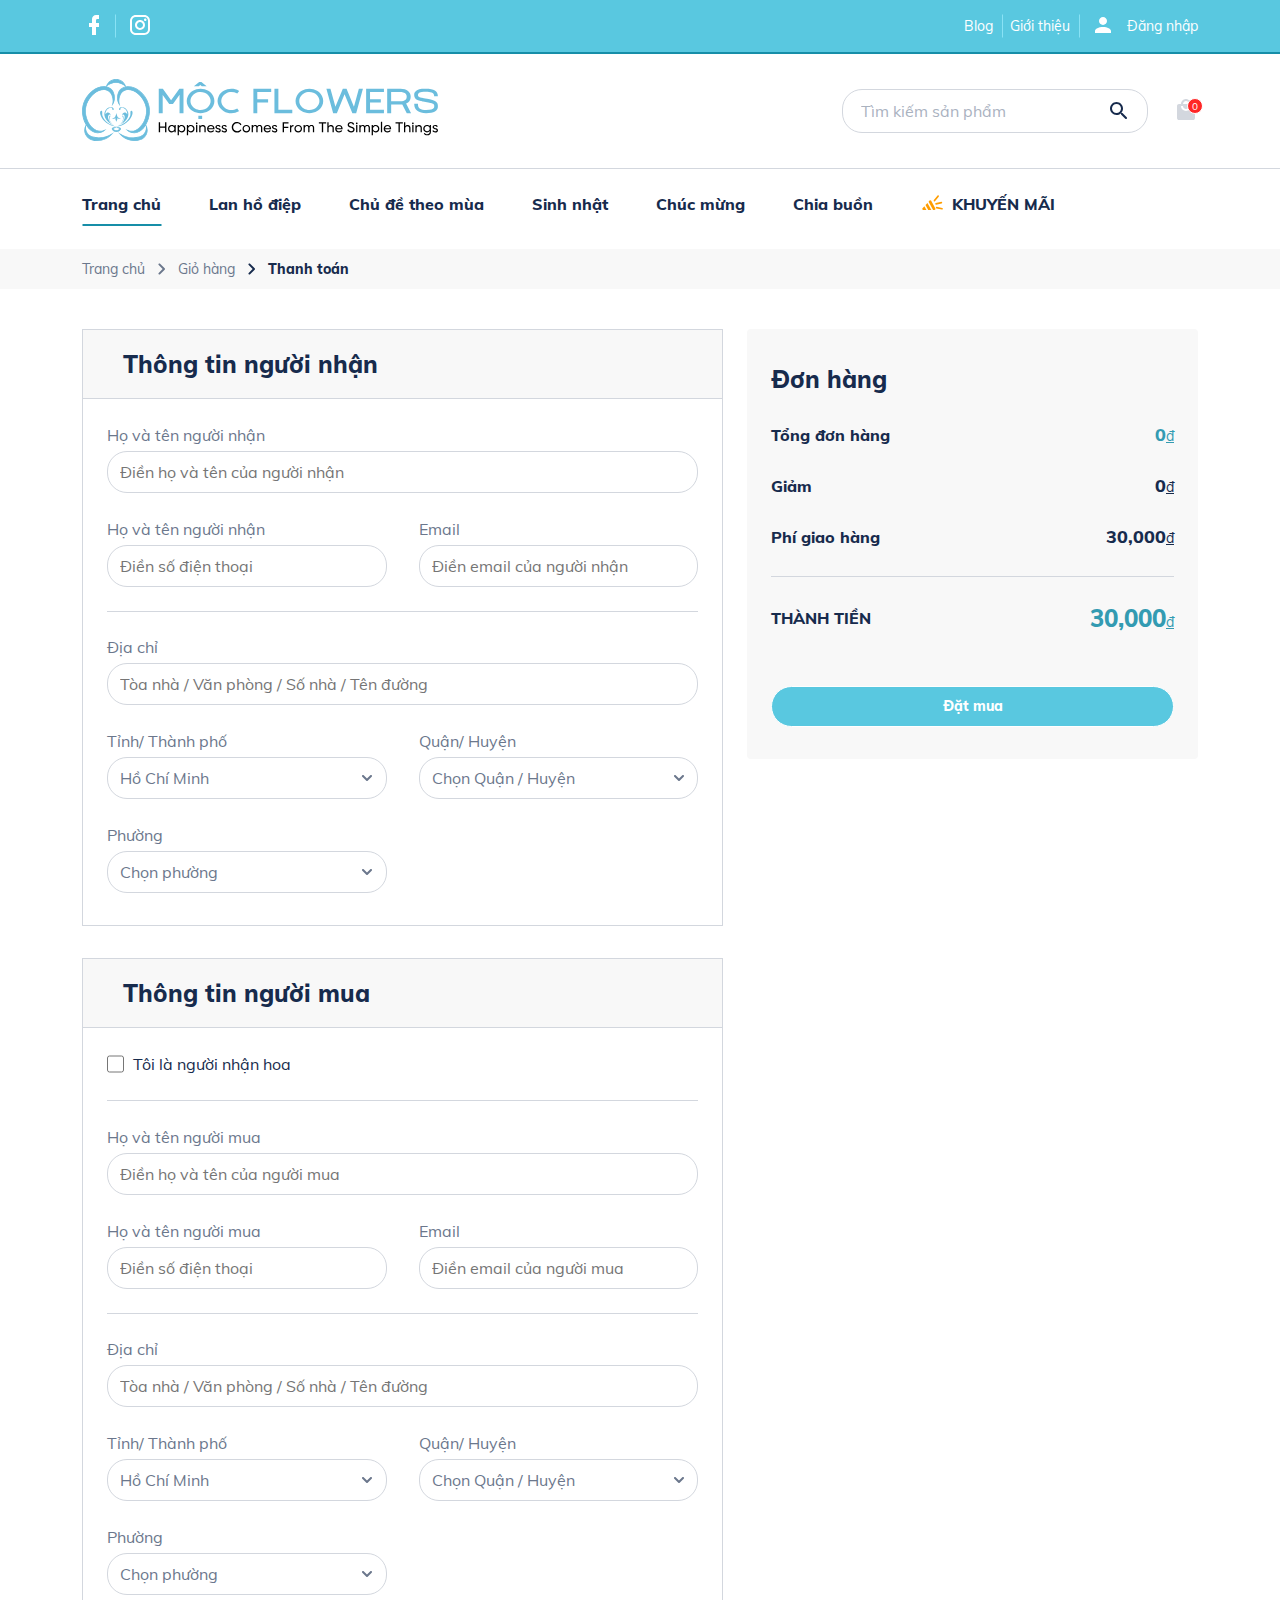
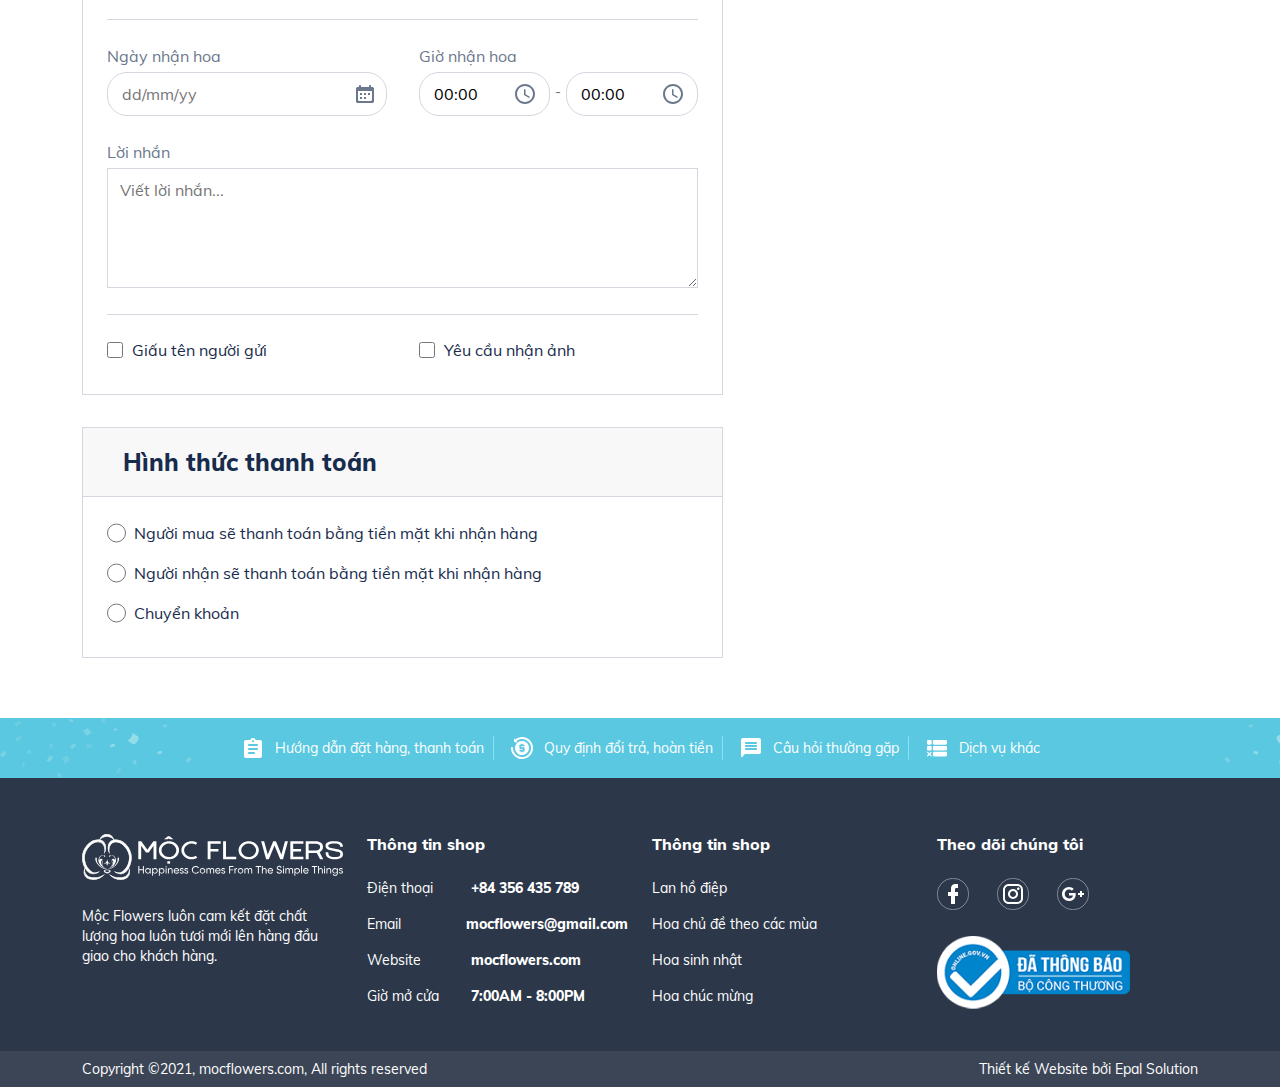
<file: mocFlowers-thanh-toan.html>
<!DOCTYPE html>
<html lang="en">

<head>
    <meta charset="UTF-8">
    <meta http-equiv="X-UA-Compatible" content="IE=edge">
    <meta name="viewport" content="width=device-width, initial-scale=1.0">
    <title>Thanh toán</title>
    <link rel="preconnect" href="https://fonts.gstatic.com">
    <link rel="stylesheet" href="assets/fonts/Mulish/stylesheet.css">
    <link rel="stylesheet" href="assets/library/bootstrap/bootstrap.min.css">
    <link rel="stylesheet" href="assets/css/reset.css">
    <link rel="stylesheet" href="assets/library/owlCarousel/css/owl.carousel.min.css">
    <link rel="stylesheet" href="assets/library/owlCarousel/css/owl.theme.default.min.css">
    <link rel="stylesheet" href="assets/fonts/bootstrap-icons-1.5.0/bootstrap-icons.css">
    <link rel="stylesheet" href="assets/library/jquery/jquery-ui.css">
    <link rel="stylesheet" href="assets/library/clock-picker/clockpicker.css">
    <link rel="stylesheet" href="assets/scss/mocFlowers/thanh-toan.css">
</head>

<body>
    <!----------------------------------------- Header ----------------------------------------->
    <header id="header">
        <!----------------------------------------- Header Top ----------------------------------------->
        <section class="header-top">
            <div class="container">
                <div class="row">
                    <div class="col-xl-2 col-lg-2 col-md-2 col-sm-3 col-xs-4">
                        <div class="header-top__social">
                            <a class="social-icon primary-border-right" href="#"><img
                                    src="assets/image/Moc-Flowers/header/facebook.svg" alt=""></a>
                            <a class="social-icon " href="#"><img src="assets/image/Moc-Flowers/header/instagram.svg"
                                    alt=""></a>
                        </div>
                    </div>
                    <div class="offset-xl-7 col-xl-3 offset-lg-6 col-lg-4 offset-md-5 col-md-5 offset-sm-3 col-sm-6">
                        <div class="header-top__links">
                            <a class="link-item primary-border-right" href="#">Blog</a>
                            <a class="link-item primary-border-right" href="#">Giới thiệu</a>
                            <span class="link-image ">
                                <img src="assets/image/Moc-Flowers/header/account.svg" alt="">
                            </span>
                            <a class="link-item " href="#">Đăng nhập</a>
                        </div>
                    </div>
                </div>
            </div>
        </section>
        <!----------------------------------------- Header main ----------------------------------------->
        <section class="header-main">
            <div class="container">
                <div class="row align-items-center">
                    <div class="offset-xl-0 col-xl-4 col-lg-4  col-md-8  col-sm-8">
                        <a href="#" class="header-main__logo"><img src="assets/image/Moc-Flowers/header/logo-header.svg"
                                alt=""></a>
                    </div>
                    <div class="offset-xl-4 col-xl-4 offset-lg-4 col-lg-4 col-md-12">
                        <div class="header-main__right">
                            <div class="form-search form-search--large">
                                <input class="form-search__input " type="text" placeholder="Tìm kiếm sản phẩm">
                                <img class="form-search__image" src="assets/image/Moc-Flowers/header/search.svg" alt="">
                            </div>
                            <a class="icon-bag" href="mocFlowers-gio-hang.html">
                                <img src="assets/image/Moc-Flowers/header/shopping.svg" alt="">
                                <span class="icon-bag__amount">0</span>
                            </a>
                        </div>
                    </div>
                </div>
            </div>
        </section>
        <!----------------------------------------- Header nav ----------------------------------------->
        <section class="header-nav">
            <div class="container">
                <div class="row">
                    <div class="col-xl-12">

                        <div class="wrapper-menu-mobile">
                            <div class="icon-menu-mobile">
                                <i class="bi bi-list"></i>
                            </div>
                            <div class="menu-mobile">
                                <div class="menu-mobile-icon-close">
                                    <i class="bi bi-x-square"></i>
                                </div>
                                <div class="menu-mobile-auth">
                                    <a class="menu-mobile-auth-item" href="#">Blog</a>
                                    <a class="menu-mobile-auth-item" href="#">Giới thiệu</a>
                                    <a class="menu-mobile-auth-item " href="#">Đăng nhập</a>
                                </div>
                                <ul>
                                    <li class="menu-mobile-item"><a href="mocFlowers.html">Trang chủ</a></li>
                                    <li class="menu-mobile-item"><a href="mocFlowers-danh-muc.html">Lan hồ điệp</a></li>
                                    <li class="menu-mobile-item"><a href="#">Chủ đề theo mùa</a></li>
                                    <li class="menu-mobile-item"><a href="#">Sinh nhật</a></li>
                                    <li class="menu-mobile-item"><a href="#">Chúc mừng</a></li>
                                    <li class="menu-mobile-item"><a href="#">Chia buồn</a></li>
                                    <li class="menu-mobile-item"><img class="menu-mobile-item-image"
                                            src="assets/image/Moc-Flowers/header/Frame.svg" alt=""><a href="#">KHUYẾN MÃI</a>
                                    </li>
                                </ul>
                            </div>
                            <div class="wrapper-form-search-mobile">
                                <div class="form-search form-search-mobile">
                                    <input class="form-search__input" type="text" placeholder="Tìm kiếm sản phẩm">
                                    <img class="form-search__image" src="assets/image/Moc-Flowers/header/search.svg" alt="">
                                </div>
                                <a class="icon-bag icon-bag-mobile" href="mocFlowers-gio-hang.html">
                                    <img src="assets/image/Moc-Flowers/header/shopping.svg" alt="">
                                    <span class="icon-bag__amount">0</span>
                                </a>
                            </div>
                        </div>
                        <ul class="nav-list-item">
                            <li class="nav-item nav-item--active"><a href="mocFlowers.html">Trang chủ</a></li>
                            <li class="nav-item"><a href="mocFlowers-danh-muc.html">Lan hồ điệp</a></li>
                            <li class="nav-item"><a href="#">Chủ đề theo mùa</a></li>
                            <li class="nav-item"><a href="#">Sinh nhật</a></li>
                            <li class="nav-item"><a href="#">Chúc mừng</a></li>
                            <li class="nav-item"><a href="#">Chia buồn</a></li>
                            <li class="nav-item"><img class="nav-item-image" src="assets/image/Moc-Flowers/header/Frame.svg"
                                    alt=""><a href="#">KHUYẾN MÃI</a></li>
                            <div class="form-search form-search-header-nav">
                                <input class="form-search__input" type="text" placeholder="Tìm kiếm sản phẩm">
                                <img class="form-search__image" src="assets/image/Moc-Flowers/header/search.svg" alt="">
                            </div>
                            <a class="icon-bag icon-bag-header-nav" href="mocFlowers-gio-hang.html">
                                <img src="assets/image/Moc-Flowers/header/shopping.svg" alt="">
                                <span class="icon-bag__amount">0</span>
                            </a>
                        </ul>
                    </div>
                </div>
            </div>
        </section>
    </header>
    <!----------------------------------------- Paht link ----------------------------------------->
    <section class="path-link">
        <div class="container">
            <div class="row">
                <div class="col-xl-12">
                    <div class="path-link__wrapper">
                        <a href="mocFlowers.html" class="path-link__pre">Trang chủ</a>
                        <img class="path-link__image" src="assets/image/Moc-Flowers/arrow-right-light.svg" alt="">
                        <a href="mocFlowers-gio-hang.html" class="path-link__pre">Giỏ hàng</a>
                        <img class="path-link__image" src="assets/image/Moc-Flowers/arrow-right.svg" alt="">
                        <a href="mocFlowers-thanh-toan.html" class="path-link__current">Thanh toán</a>
                    </div>
                </div>
            </div>
        </div>
    </section>
    <!-----------------------------------------Info----------------------------------------->
    <section class="info">
        <div class="container">
            <div class="row">
                <!-----------------------------------------Form ----------------------------------------->
                <div class="col-xl-7">
                    <div class="info__form">
                        <p class="info__form-title">Thông tin người nhận</p>
                        <div class="info__form-wrapper">
                            <p class="info__form-caption">Họ và tên người nhận</p>
                            <input class="info__form-input" type="text" placeholder="Điền họ và tên của người nhận">
                            <div class="info__form-two-input">
                                <div class="info__form-two-input-left">
                                    <p class="info__form-two-input-caption">Họ và tên người nhận</p>
                                    <input class="info__form-input" type="text" placeholder="Điền số điện thoại">
                                </div>
                                <div class="info__form-two-input-right">
                                    <p class="info__form-two-input-caption">Email</p>
                                    <input class="info__form-input" type="text" placeholder="Điền email của người nhận">
                                </div>
                            </div>
                            <span class="info__form-border-line"></span>
                            <p class="info__form-caption">Địa chỉ</p>
                            <input class="info__form-input" type="text"
                                placeholder="Tòa nhà / Văn phòng / Số nhà / Tên đường">
                            <div class="info__form-two-input">
                                <div class="info__form-two-input-left">
                                    <p class="info__form-two-input-caption">Tỉnh/ Thành phố</p>
                                    <select class="info__form-select">
                                        <option value="">Hồ Chí Minh</option>
                                    </select>
                                </div>
                                <div class="info__form-two-input-right">
                                    <p class="info__form-two-input-caption">Quận/ Huyện</p>
                                    <select class="info__form-select">
                                        <option value="">Chọn Quận / Huyện</option>
                                    </select>
                                </div>
                            </div>
                            <p class="info__form-caption">Phường</p>
                            <select class="info__form-select info__form-select--small">
                                <option value="">Chọn phường</option>
                            </select>
                        </div>
                    </div>
                    <div class="info__form">
                        <p class="info__form-title">Thông tin người mua</p>
                        <div class="info__form-wrapper">
                            <div class="info__form-check-box">
                                <input type="checkbox">
                                <span>Tôi là người nhận hoa</span>
                            </div>
                            <span class="info__form-border-line"></span>
                            <p class="info__form-caption">Họ và tên người mua</p>
                            <input class="info__form-input" type="text" placeholder="Điền họ và tên của người mua">
                            <div class="info__form-two-input">
                                <div class="info__form-two-input-left">
                                    <p class="info__form-two-input-caption">Họ và tên người mua</p>
                                    <input class="info__form-input" type="text" placeholder="Điền số điện thoại">
                                </div>
                                <div class="info__form-two-input-right">
                                    <p class="info__form-two-input-caption">Email</p>
                                    <input class="info__form-input" type="text" placeholder="Điền email của người mua">
                                </div>
                            </div>
                            <span class="info__form-border-line"></span>
                            <p class="info__form-caption">Địa chỉ</p>
                            <input class="info__form-input" type="text"
                                placeholder="Tòa nhà / Văn phòng / Số nhà / Tên đường">
                            <div class="info__form-two-input">
                                <div class="info__form-two-input-left">
                                    <p class="info__form-two-input-caption">Tỉnh/ Thành phố</p>
                                    <select class="info__form-select">
                                        <option value="">Hồ Chí Minh</option>
                                    </select>
                                </div>
                                <div class="info__form-two-input-right">
                                    <p class="info__form-two-input-caption">Quận/ Huyện</p>
                                    <select class="info__form-select">
                                        <option value="">Chọn Quận / Huyện</option>
                                    </select>
                                </div>
                            </div>
                            <p class="info__form-caption">Phường</p>
                            <select class="info__form-select info__form-select--small">
                                <option value="">Chọn phường</option>
                            </select>
                            <span class="info__form-border-line"></span>
                            <div class="info__form-two-input-time">
                                <div class="wrapper-date-picker">
                                    <p class="info__form-two-input-caption">Ngày nhận hoa</p>
                                    <div class="date-picker-input-group">
                                        <input type="text" id="datepicker" placeholder="dd/mm/yy">
                                        <img src="assets/image/Moc-Flowers/Thanh-Toan/calendar_24px.svg" alt="">
                                    </div>
                                </div>
                                <div class="wrapper-clock-picker">
                                    <p class="info__form-two-input-caption">Giờ nhận hoa</p>
                                    <div class="clock-picker-group">
                                        <div class="clock-picker-input-group">
                                            <input class="clock-picker" data-autoclose="true" type="text"  value="00:00">
                                            <img src="assets/image/Moc-Flowers/Thanh-Toan/clock_24px.svg" alt="">
                                        </div>
                                        <span class="clock-picker-border">-</span>
                                        <div class="clock-picker-input-group">
                                            <input class="clock-picker" data-autoclose="true" type="text"  value="00:00">
                                            <img src="assets/image/Moc-Flowers/Thanh-Toan/clock_24px.svg" alt="">
                                        </div>
                                    </div>
                                </div>
                            </div>
                            <p class="info__form-caption">Lời nhắn</p>
                            <textarea class="info__form-text-area" placeholder="Viết lời nhắn..." name="" id=""
                                cols="30" rows="10"></textarea>
                            <span class="info__form-border-line"></span>
                            <div class="info__form-two-check-box">
                                <div class="info__form-check-box">
                                    <input type="checkbox">
                                    <span>Giấu tên người gửi</span>
                                </div>
                                <div class="info__form-check-box">
                                    <input type="checkbox">
                                    <span>Yêu cầu nhận ảnh</span>
                                </div>
                            </div>
                        </div>
                    </div>
                    <div class="info__form">
                        <p class="info__form-title">Hình thức thanh toán</p>
                        <div class="info__form-wrapper">
                            <div class="info__form-radio">
                                <input type="radio" value="1" name="thanh-toan">
                                <span>Người mua sẽ thanh toán bằng tiền mặt khi nhận hàng</span>
                            </div>
                            <div class="info__form-radio">
                                <input type="radio" value="2" name="thanh-toan">
                                <span>Người nhận sẽ thanh toán bằng tiền mặt khi nhận hàng</span>
                            </div>
                            <div class="info__form-radio">
                                <input type="radio" value="3" name="thanh-toan">
                                <span>Chuyển khoản</span>
                            </div>
                        </div>
                    </div>
                </div>
                <!-----------------------------------------Order ----------------------------------------->
                <div class="col-xl-5">
                    <div class="info__order">
                        <p class="info__order-title">Đơn hàng</p>
                        <div class="info__order-wrapper-products">

                        </div>
                        <div class="info__order-group">
                            <p class="info__order-caption">Tổng đơn hàng</p>
                            <div class="info__order-group-price">
                                <span class="info__order-price info__order-price--highlight price">0</span><span class="currency-unit info__order-price--highlight">đ</span>
                            </div>
                        </div>
                        <div class="info__order-group">
                            <p class="info__order-caption">Giảm</p>
                            <div class="info__order-group-price">
                                <span class="info__order-sale-price price">0</span><span class="currency-unit ">đ</span>
                            </div>
                        </div>
                        <div class="info__order-group">
                            <p class="info__order-caption">Phí giao hàng</p>
                            <div class="info__order-group-price">
                                <span class="info__order-ship-price price">30000</span><span class="currency-unit ">đ</span>
                            </div>
                        </div>
                        <span class="info__order-border-line"></span>
                        <div class="info__order-group">
                            <p class="info__order-caption info__order-caption--upper-case">Thành tiền</p>
                            <div class="info__order-group-price">
                                <span class="info__order-total-price info__order-price--upper-case info__order-price--highlight price">0</span><span class="currency-unit info__order-price--highlight">đ</span>
                            </div>
                        </div>
                        <a href="mocFlowers-dien-thong-tin-thanh-toan.html" class="info__order-btn btn">Đặt mua</a>
                    </div>
                </div>
            </div>
        </div>
    </section>
    <!----------------------------------------- Footer ----------------------------------------->
    <footer id="footer">
        <!----------------------------------------- top Footer ----------------------------------------->
        <section class="top-footer">
            <div class="top-footer__item primary-border-right">
                <img src="assets/image/Moc-Flowers/footer/Order_list_24px.svg" alt="">
                <a href="#" class="top-footer__item-text ">Hướng dẫn đặt hàng, thanh toán</a>
            </div>
            <div class="top-footer__item primary-border-right">
                <img src="assets/image/Moc-Flowers/footer/return.svg" alt="">
                <a href="#" class="top-footer__item-text ">Quy định đổi trả, hoàn tiền</a>
            </div>
            <div class="top-footer__item primary-border-right">
                <img src="assets/image/Moc-Flowers/footer/message-reply-text.svg" alt="">
                <a href="#" class="top-footer__item-text ">Câu hỏi thường gặp</a>
            </div>
            <div class="top-footer__item">
                <img src="assets/image/Moc-Flowers/footer/Survey_24px_rounded.svg" alt="">
                <a href="#" class="top-footer__item-text">Dịch vụ khác</a>
            </div>
        </section>
        <!----------------------------------------- main Footer ----------------------------------------->
        <section class="main-footer">
            <div class="container">
                <div class="row">
                    <div class="col-xl-3 col-lg-3 col-md-6 col-sm-6 col-xs-12">
                        <div class="main-footer__left">
                            <div class="main-footer__left-image"><img
                                    src="assets/image/Moc-Flowers/footer/logo-footer.svg" alt=""></div>
                            <div class="main-footer__left-text">Mộc Flowers luôn cam kết đặt chất lượng hoa luôn tươi
                                mới lên hàng đầu giao cho khách hàng.</div>
                        </div>
                    </div>
                    <div class="col-xl-3 col-lg-3 col-md-6 col-sm-6 col-xs-12">
                        <div class="main-footer__center">
                            <p class="main-footer__caption">Thông tin shop </p>
                            <ul>
                                <li class="main-footer__center-item">
                                    <span>Điện thoại</span>
                                    <span>+84 356 435 789</span>
                                </li>
                                <li class="main-footer__center-item">
                                    <span>Email</span>
                                    <span>mocflowers@gmail.com</span>
                                </li>
                                <li class="main-footer__center-item">
                                    <span>Website</span>
                                    <span>mocflowers.com</span>
                                </li>
                                <li class="main-footer__center-item">
                                    <span>Giờ mở cửa</span>
                                    <span>7:00AM - 8:00PM</span>
                                </li>
                            </ul>
                        </div>
                    </div>
                    <div class="col-xl-3 col-lg-3 col-md-6 col-sm-6 col-xs-12">
                        <div class="main-footer__center">
                            <p class="main-footer__caption">Thông tin shop </p>
                            <ul>
                                <li class="main-footer__center-item"><a class="main-footer__center-item-link"
                                        href="#">Lan hồ điệp</a></li>
                                <li class="main-footer__center-item"><a class="main-footer__center-item-link"
                                        href="#">Hoa chủ đề theo các mùa</a></li>
                                <li class="main-footer__center-item"><a class="main-footer__center-item-link"
                                        href="#">Hoa sinh nhật</a></li>
                                <li class="main-footer__center-item"><a class="main-footer__center-item-link"
                                        href="#">Hoa chúc mừng</a></li>
                            </ul>
                        </div>
                    </div>
                    <div class="col-xl-3 col-lg-3 col-md-6 col-sm-6 col-xs-12">
                        <div class="main-footer__right">
                            <p class="main-footer__caption">Theo dõi chúng tôi</p>
                            <div class="main-footer__right-social">
                                <a href="#"><img src="assets/image/Moc-Flowers/footer/i-fb.svg" alt=""></a>
                                <a href="#"><img src="assets/image/Moc-Flowers/footer/i-instagram.svg" alt=""></a>
                                <a href="#"><img src="assets/image/Moc-Flowers/footer/i-google.svg" alt=""></a>
                            </div>
                            <div class="main-footer__image">
                                <img src="assets/image/Moc-Flowers/footer/image 7.png" alt="">
                            </div>
                        </div>
                    </div>
                </div>
            </div>
        </section>
        <!----------------------------------------- bottom Footer ----------------------------------------->
        <section class="bottom-footer">
            <div class="container">
                <div class="row">
                    <div class="col-xl-4 col-lg-5 col-md-7 col-sm-12">
                        <p class="bottom-footer__text-left">Copyright ©2021, mocflowers.com, All rights reserved</p>
                    </div>
                    <div class="offset-xl-5 col-xl-3 offset-lg-3 col-lg-4 col-md-5 col-sm-12">
                        <p class="bottom-footer__text-right">Thiết kế Website bởi Epal Solution</p>
                    </div>
                </div>
            </div>
        </section>
    </footer>
</body>
<script src="assets/library/jquery/jquery-3.6.0.min.js"></script>
<script src="assets/library/owlCarousel/js/owl.carousel.min.js"></script>
<script src="assets/js/mocFlower/main.js"></script>
<script src="assets/library/jquery/jquery-ui.js"></script>
<script src="assets/library/clock-picker/clockpicker.js"></script>
<script src="assets/js/mocFlower/thanh-toan.js"></script>

</html>
</file>
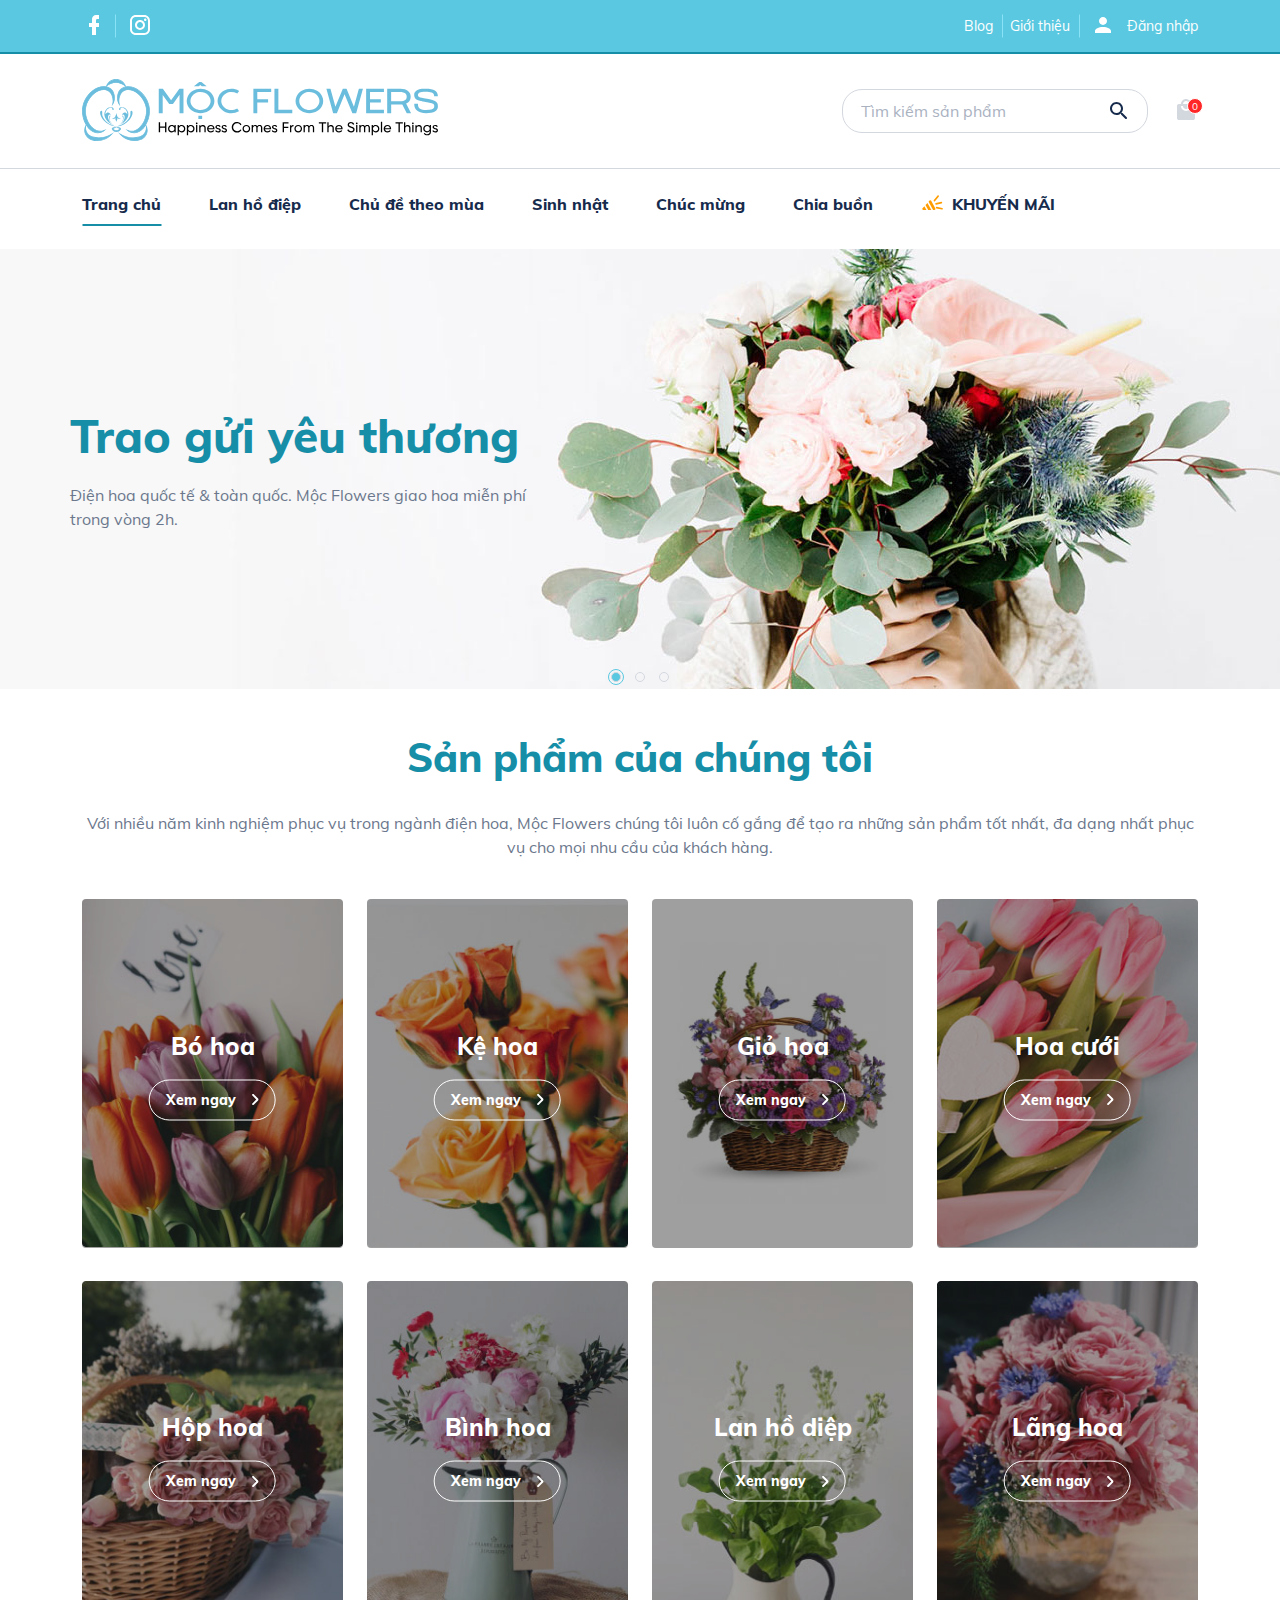
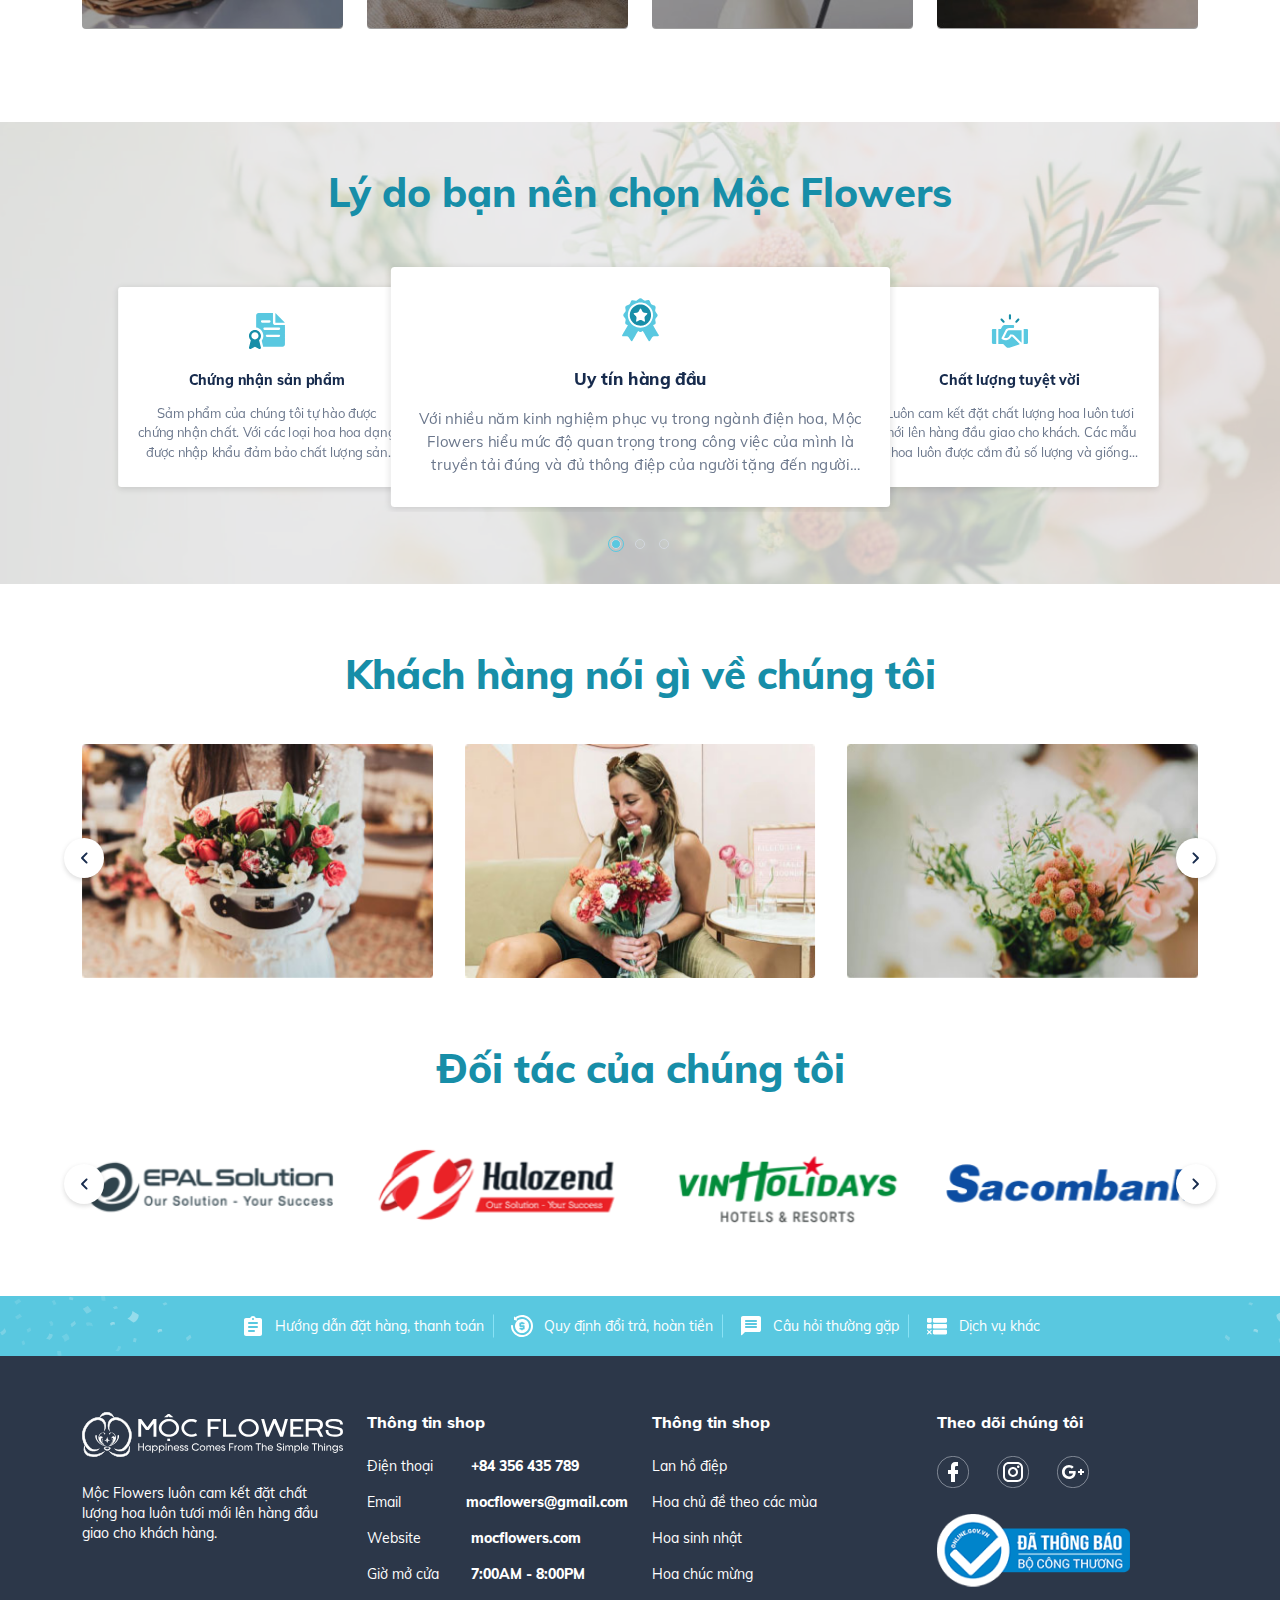
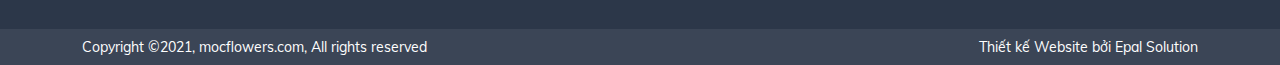
<file: mocFlowers.html>
<!DOCTYPE html>
<html lang="en">

<head>
    <meta charset="UTF-8">
    <meta http-equiv="X-UA-Compatible" content="IE=edge">
    <meta name="viewport" content="width=device-width, initial-scale=1.0">
    <title>Trang chủ</title>
    <link rel="preconnect" href="https://fonts.gstatic.com">
    <link rel="stylesheet" href="assets/fonts/Mulish/stylesheet.css">
    <link rel="stylesheet" href="assets/library/bootstrap/bootstrap.min.css">
    <link rel="stylesheet" href="assets/css/reset.css">
    <link rel="stylesheet" href="assets/library/owlCarousel/css/owl.carousel.min.css">
    <link rel="stylesheet" href="assets/library/owlCarousel/css/owl.theme.default.min.css">
    <link rel="stylesheet" href="assets/fonts/bootstrap-icons-1.5.0/bootstrap-icons.css">
    <link rel="stylesheet" href="assets/scss/mocFlowers/index.css">
</head>

<body>
    <!----------------------------------------- Header ----------------------------------------->
    <header id="header">
        <!----------------------------------------- Header Top ----------------------------------------->
        <section class="header-top">
            <div class="container">
                <div class="row">
                    <div class="col-xl-2 col-lg-2 col-md-2 col-sm-3 col-xs-4">
                        <div class="header-top__social">
                            <a class="social-icon primary-border-right" href="#"><img
                                    src="assets/image/Moc-Flowers/header/facebook.svg" alt=""></a>
                            <a class="social-icon " href="#"><img src="assets/image/Moc-Flowers/header/instagram.svg"
                                    alt=""></a>
                        </div>
                    </div>
                    <div class="offset-xl-7 col-xl-3 offset-lg-6 col-lg-4 offset-md-5 col-md-5 offset-sm-3 col-sm-6">
                        <div class="header-top__links">
                            <a class="link-item primary-border-right" href="#">Blog</a>
                            <a class="link-item primary-border-right" href="#">Giới thiệu</a>
                            <span class="link-image ">
                                <img src="assets/image/Moc-Flowers/header/account.svg" alt="">
                            </span>
                            <a class="link-item " href="#">Đăng nhập</a>
                        </div>
                    </div>
                </div>
            </div>
        </section>
        <!----------------------------------------- Header main ----------------------------------------->
        <section class="header-main">
            <div class="container">
                <div class="row align-items-center">
                    <div class="offset-xl-0 col-xl-4 col-lg-4  col-md-8  col-sm-8">
                        <a href="#" class="header-main__logo"><img src="assets/image/Moc-Flowers/header/logo-header.svg"
                                alt=""></a>
                    </div>
                    <div class="offset-xl-4 col-xl-4 offset-lg-4 col-lg-4 col-md-12">
                        <div class="header-main__right">
                            <div class="form-search form-search--large">
                                <input class="form-search__input " type="text" placeholder="Tìm kiếm sản phẩm">
                                <img class="form-search__image" src="assets/image/Moc-Flowers/header/search.svg" alt="">
                            </div>
                            <a class="icon-bag" href="mocFlowers-gio-hang.html">
                                <img src="assets/image/Moc-Flowers/header/shopping.svg" alt="">
                                <span class="icon-bag__amount">0</span>
                            </a>
                        </div>
                    </div>
                </div>
            </div>
        </section>
        <!----------------------------------------- Header nav ----------------------------------------->
        <section class="header-nav">
            <div class="container">
                <div class="row">
                    <div class="col-xl-12">

                        <div class="wrapper-menu-mobile">
                            <div class="icon-menu-mobile">
                                <i class="bi bi-list"></i>
                            </div>
                            <div class="menu-mobile">
                                <div class="menu-mobile-icon-close">
                                    <i class="bi bi-x-square"></i>
                                </div>
                                <div class="menu-mobile-auth">
                                    <a class="menu-mobile-auth-item" href="#">Blog</a>
                                    <a class="menu-mobile-auth-item" href="#">Giới thiệu</a>
                                    <a class="menu-mobile-auth-item " href="#">Đăng nhập</a>
                                </div>
                                <ul>
                                    <li class="menu-mobile-item"><a href="mocFlowers.html">Trang chủ</a></li>
                                    <li class="menu-mobile-item"><a href="mocFlowers-danh-muc.html">Lan hồ điệp</a></li>
                                    <li class="menu-mobile-item"><a href="#">Chủ đề theo mùa</a></li>
                                    <li class="menu-mobile-item"><a href="#">Sinh nhật</a></li>
                                    <li class="menu-mobile-item"><a href="#">Chúc mừng</a></li>
                                    <li class="menu-mobile-item"><a href="#">Chia buồn</a></li>
                                    <li class="menu-mobile-item"><img class="menu-mobile-item-image"
                                            src="assets/image/Moc-Flowers/header/Frame.svg" alt=""><a href="#">KHUYẾN MÃI</a>
                                    </li>
                                </ul>
                            </div>
                            <div class="wrapper-form-search-mobile">
                                <div class="form-search form-search-mobile">
                                    <input class="form-search__input" type="text" placeholder="Tìm kiếm sản phẩm">
                                    <img class="form-search__image" src="assets/image/Moc-Flowers/header/search.svg" alt="">
                                </div>
                                <a class="icon-bag icon-bag-mobile" href="mocFlowers-gio-hang.html">
                                    <img src="assets/image/Moc-Flowers/header/shopping.svg" alt="">
                                    <span class="icon-bag__amount">0</span>
                                </a>
                            </div>
                        </div>
                        <ul class="nav-list-item">
                            <li class="nav-item nav-item--active"><a href="mocFlowers.html">Trang chủ</a></li>
                            <li class="nav-item"><a href="mocFlowers-danh-muc.html">Lan hồ điệp</a></li>
                            <li class="nav-item"><a href="#">Chủ đề theo mùa</a></li>
                            <li class="nav-item"><a href="#">Sinh nhật</a></li>
                            <li class="nav-item"><a href="#">Chúc mừng</a></li>
                            <li class="nav-item"><a href="#">Chia buồn</a></li>
                            <li class="nav-item"><img class="nav-item-image" src="assets/image/Moc-Flowers/header/Frame.svg"
                                    alt=""><a href="#">KHUYẾN MÃI</a></li>
                            <div class="form-search form-search-header-nav">
                                <input class="form-search__input" type="text" placeholder="Tìm kiếm sản phẩm">
                                <img class="form-search__image" src="assets/image/Moc-Flowers/header/search.svg" alt="">
                            </div>
                            <a class="icon-bag icon-bag-header-nav" href="mocFlowers-gio-hang.html">
                                <img src="assets/image/Moc-Flowers/header/shopping.svg" alt="">
                                <span class="icon-bag__amount">0</span>
                            </a>
                        </ul>
                    </div>
                </div>
            </div>
        </section>
    </header>

    <!----------------------------------------- Carousel ----------------------------------------->
    <section class="carousel">
        <div class="container-fluid g-0">
            <div id="owl-one" class="owl-carousel owl-theme">
                <div class="item">
                    <div class="slider__item">
                        <div class="container">
                            <div class="row">
                                <div class="col-xl-5">
                                    <p class="slider__item-title">Trao gửi yêu thương</p>
                                    <p class="slider__item-text">Điện hoa quốc tế & toàn quốc. Mộc Flowers giao hoa miễn
                                        phí
                                        trong vòng 2h.</p>
                                </div>
                            </div>
                        </div>
                    </div>
                </div>
                <div class="item">
                    <div class="slider__item">
                        <div class="container">
                            <div class="row">
                                <div class="col-xl-5">
                                    <p class="slider__item-title">Trao gửi yêu thương</p>
                                    <p class="slider__item-text">Điện hoa quốc tế & toàn quốc. Mộc Flowers giao hoa miễn
                                        phí
                                        trong vòng 2h.</p>
                                </div>
                            </div>
                        </div>
                    </div>
                </div>
                <div class="item">
                    <div class="slider__item">
                        <div class="container">
                            <div class="row">
                                <div class="col-xl-5">
                                    <p class="slider__item-title">Trao gửi yêu thương</p>
                                    <p class="slider__item-text">Điện hoa quốc tế & toàn quốc. Mộc Flowers giao hoa miễn
                                        phí
                                        trong vòng 2h.</p>
                                </div>
                            </div>
                        </div>
                    </div>
                </div>
            </div>
        </div>
    </section>
    <!----------------------------------------- Our Products ----------------------------------------->
    <section class="our-products">
        <div class="container">
            <div class="row">
                <p class="our-products__title title">Sản phẩm của chúng tôi</p>
                <p class="our-products__description description">Với nhiều năm kinh nghiệm phục vụ trong ngành điện hoa,
                    Mộc Flowers chúng tôi luôn cố gắng để tạo ra những sản phẩm tốt nhất, đa dạng nhất phục vụ cho mọi
                    nhu cầu của khách hàng. </p>
            </div>
            <div class="row">
                <div class="col-xl-3 col-lg-3 col-md-4 col-sm-6">
                    <div class="our-products__item">
                        <div class="our-products__item-image">
                            <img src="assets/image/Moc-Flowers/Our-Products/1.jpg" alt="">
                        </div>
                        <div class="our-products__item-info">
                            <p class="our-products__item-info-name">Bó hoa</p>
                            <a class="our-products__item-info-btn btn" href="#">
                                <span>Xem ngay</span>
                                <img src="assets/image/Moc-Flowers/Our-Products/i-arrow-right.svg" alt="">
                            </a>
                        </div>
                    </div>
                </div>
                <div class="col-xl-3 col-lg-3 col-md-4 col-sm-6">
                    <div class="our-products__item">
                        <div class="our-products__item-image">
                            <img src="assets/image/Moc-Flowers/Our-Products/2.jpg" alt="">
                        </div>
                        <div class="our-products__item-info">
                            <p class="our-products__item-info-name">Kệ hoa</p>
                            <a class="our-products__item-info-btn btn" href="#">
                                <span>Xem ngay</span>
                                <img src="assets/image/Moc-Flowers/Our-Products/i-arrow-right.svg" alt="">
                            </a>
                        </div>
                    </div>
                </div>
                <div class="col-xl-3 col-lg-3 col-md-4 col-sm-6">
                    <div class="our-products__item">
                        <div class="our-products__item-image">
                            <img src="assets/image/Moc-Flowers/Our-Products/3.jpg" alt="">
                        </div>
                        <div class="our-products__item-info">
                            <p class="our-products__item-info-name">Giỏ hoa</p>
                            <a class="our-products__item-info-btn btn" href="#">
                                <span>Xem ngay</span>
                                <img src="assets/image/Moc-Flowers/Our-Products/i-arrow-right.svg" alt="">
                            </a>
                        </div>
                    </div>
                </div>
                <div class="col-xl-3 col-lg-3 col-md-4 col-sm-6">
                    <div class="our-products__item">
                        <div class="our-products__item-image">
                            <img src="assets/image/Moc-Flowers/Our-Products/4.jpg" alt="">
                        </div>
                        <div class="our-products__item-info">
                            <p class="our-products__item-info-name">Hoa cưới</p>
                            <a class="our-products__item-info-btn btn" href="#">
                                <span>Xem ngay</span>
                                <img src="assets/image/Moc-Flowers/Our-Products/i-arrow-right.svg" alt="">
                            </a>
                        </div>
                    </div>
                </div>
                <div class="col-xl-3 col-lg-3 col-md-4 col-sm-6">
                    <div class="our-products__item">
                        <div class="our-products__item-image">
                            <img src="assets/image/Moc-Flowers/Our-Products/5.jpg" alt="">
                        </div>
                        <div class="our-products__item-info">
                            <p class="our-products__item-info-name">Hộp hoa</p>
                            <a class="our-products__item-info-btn btn" href="#">
                                <span>Xem ngay</span>
                                <img src="assets/image/Moc-Flowers/Our-Products/i-arrow-right.svg" alt="">
                            </a>
                        </div>
                    </div>
                </div>
                <div class="col-xl-3 col-lg-3 col-md-4 col-sm-6">
                    <div class="our-products__item">
                        <div class="our-products__item-image">
                            <img src="assets/image/Moc-Flowers/Our-Products/6.jpg" alt="">
                        </div>
                        <div class="our-products__item-info">
                            <p class="our-products__item-info-name">Bình hoa</p>
                            <a class="our-products__item-info-btn btn" href="#">
                                <span>Xem ngay</span>
                                <img src="assets/image/Moc-Flowers/Our-Products/i-arrow-right.svg" alt="">
                            </a>
                        </div>
                    </div>
                </div>
                <div class="col-xl-3 col-lg-3 col-md-4 col-sm-6">
                    <div class="our-products__item">
                        <div class="our-products__item-image">
                            <img src="assets/image/Moc-Flowers/Our-Products/7.jpg" alt="">
                        </div>
                        <div class="our-products__item-info">
                            <p class="our-products__item-info-name">Lan hồ diệp</p>
                            <a class="our-products__item-info-btn btn" href="#">
                                <span>Xem ngay</span>
                                <img src="assets/image/Moc-Flowers/Our-Products/i-arrow-right.svg" alt="">
                            </a>
                        </div>
                    </div>
                </div>
                <div class="col-xl-3 col-lg-3 col-md-4 col-sm-6">
                    <div class="our-products__item">
                        <div class="our-products__item-image">
                            <img src="assets/image/Moc-Flowers/Our-Products/8.jpg" alt="">
                        </div>
                        <div class="our-products__item-info">
                            <p class="our-products__item-info-name">Lãng hoa</p>
                            <a class="our-products__item-info-btn btn" href="#">
                                <span>Xem ngay</span>
                                <img src="assets/image/Moc-Flowers/Our-Products/i-arrow-right.svg" alt="">
                            </a>
                        </div>
                    </div>
                </div>
            </div>
        </div>
    </section>
    <!----------------------------------------- Why Choose ----------------------------------------->
    <section class="why-choose">
        <div class="why-choose__overlay"></div>
        <div class="container">
            <p class="why-choose__title title">Lý do bạn nên chọn Mộc Flowers</p>
            <div class="why-choose__carousel">
                <div id="why-choose__carousel" class="owl-carousel owl-theme">
                    <div class="item">
                        <div class="why-choose__item">
                            <span class="why-choose__item-icon"><img
                                    src="assets/image/Moc-Flowers/Why-choose/why-choose-1.svg" alt=""></span>
                            <p class="why-choose__item-caption">Uy tín hàng đầu</p>
                            <p class="why-choose__item-description">Với nhiều năm kinh nghiệm phục vụ trong ngành điện
                                hoa, Mộc Flowers hiểu mức độ quan trọng trong công việc của mình là truyền tải đúng và
                                đủ thông điệp của người tặng đến người nhận. Vì thế chúng tôi cam kết 100% sự hài lòng
                                của khách hàng với dịch vụ điện hoa của chúng tôi. </p>
                        </div>
                    </div>
                    <div class="item">
                        <div class="why-choose__item">
                            <span class="why-choose__item-icon"><img
                                    src="assets/image/Moc-Flowers/Why-choose/why-choose-2.svg" alt=""></span>
                            <p class="why-choose__item-caption">Chất lượng tuyệt vời</p>
                            <p class="why-choose__item-description">Luôn cam kết đặt chất lượng hoa luôn tươi mới lên
                                hàng đầu giao cho khách. Các mẫu hoa luôn được cắm đủ số lượng và giống kiểu dáng đã
                                đặt.</p>
                        </div>
                    </div>
                    <div class="item">
                        <div class="why-choose__item">
                            <span class="why-choose__item-icon"><img
                                    src="assets/image/Moc-Flowers/Why-choose/why-choose-3.svg" alt=""></span>
                            <p class="why-choose__item-caption">Chứng nhận sản phẩm</p>
                            <p class="why-choose__item-description">Sảm phẩm của chúng tôi tự hào được chứng nhận chất.
                                Với các loại hoa hoa dạng được nhập khẩu đảm bảo chất lượng sản phẩm.</p>
                        </div>
                    </div>
                </div>
            </div>
        </div>
    </section>
    <!----------------------------------------- Feedback ----------------------------------------->
    <section class="feedback">
        <div class="container">
            <p class="feedback__title title">Khách hàng nói gì về chúng tôi</p>
            <div class="feedback__carousel">
                <div id="feedback__carousel" class="owl-carousel owl-theme">
                    <div class="item"><img src="assets/image/Moc-Flowers/feedback/feedback-1.jpg" alt=""></div>
                    <div class="item"><img src="assets/image/Moc-Flowers/feedback/feedback-2.jpg" alt=""></div>
                    <div class="item"><img src="assets/image/Moc-Flowers/feedback/feedback-3.jpg" alt=""></div>
                    <div class="item"><img src="assets/image/Moc-Flowers/feedback/feedback-1.jpg" alt=""></div>
                    <div class="item"><img src="assets/image/Moc-Flowers/feedback/feedback-2.jpg" alt=""></div>
                    <div class="item"><img src="assets/image/Moc-Flowers/feedback/feedback-3.jpg" alt=""></div>
                </div>
                <span class="feedback__carousel-pre carousel-btn-pre">
                    <img src="assets/image/Moc-Flowers/i-arrow-left-cicrle.svg" alt="">
                </span>
                <span class="feedback__carousel-next carousel-btn-next">
                    <img src="assets/image/Moc-Flowers/i-arrow-right-circle.svg" alt="">
                </span>
            </div>
        </div>
    </section>
    <!----------------------------------------- Partner ----------------------------------------->
    <section class="partner">
        <div class="container">
            <p class="partner__title title">Đối tác của chúng tôi</p>
            <div class="partner__carousel">
                <div id="partner__carousel" class="owl-carousel owl-theme">
                    <div class="item"><img class="partner__image" src="assets/image/Moc-Flowers/partner/partner-1.png"
                            alt=""></div>
                    <div class="item"><img class="partner__image" src="assets/image/Moc-Flowers/partner/partner-2.png"
                            alt=""></div>
                    <div class="item"><img class="partner__image" src="assets/image/Moc-Flowers/partner/partner-3.png"
                            alt=""></div>
                    <div class="item"><img class="partner__image" src="assets/image/Moc-Flowers/partner/partner-4.png"
                            alt=""></div>
                    <div class="item"><img class="partner__image" src="assets/image/Moc-Flowers/partner/partner-1.png"
                            alt=""></div>
                    <div class="item"><img class="partner__image" src="assets/image/Moc-Flowers/partner/partner-2.png"
                            alt=""></div>
                    <div class="item"><img class="partner__image" src="assets/image/Moc-Flowers/partner/partner-3.png"
                            alt=""></div>
                    <div class="item"><img class="partner__image" src="assets/image/Moc-Flowers/partner/partner-4.png"
                            alt=""></div>
                </div>
                <span class="partner__carousel-pre carousel-btn-pre">
                    <img src="assets/image/Moc-Flowers/i-arrow-left-cicrle.svg" alt="">
                </span>
                <span class="partner__carousel-next carousel-btn-next">
                    <img src="assets/image/Moc-Flowers/i-arrow-right-circle.svg" alt="">
                </span>
            </div>
        </div>
    </section>
    <!----------------------------------------- Footer ----------------------------------------->
    <footer id="footer">
        <!----------------------------------------- top Footer ----------------------------------------->
        <section class="top-footer">
            <div class="top-footer__item primary-border-right">
                <img src="assets/image/Moc-Flowers/footer/Order_list_24px.svg" alt="">
                <a href="#" class="top-footer__item-text ">Hướng dẫn đặt hàng, thanh toán</a>
            </div>
            <div class="top-footer__item primary-border-right">
                <img src="assets/image/Moc-Flowers/footer/return.svg" alt="">
                <a href="#" class="top-footer__item-text ">Quy định đổi trả, hoàn tiền</a>
            </div>
            <div class="top-footer__item primary-border-right">
                <img src="assets/image/Moc-Flowers/footer/message-reply-text.svg" alt="">
                <a href="#" class="top-footer__item-text ">Câu hỏi thường gặp</a>
            </div>
            <div class="top-footer__item">
                <img src="assets/image/Moc-Flowers/footer/Survey_24px_rounded.svg" alt="">
                <a href="#" class="top-footer__item-text">Dịch vụ khác</a>
            </div>
        </section>
        <!----------------------------------------- main Footer ----------------------------------------->
        <section class="main-footer">
            <div class="container">
                <div class="row">
                    <div class="col-xl-3 col-lg-3 col-md-6 col-sm-6 col-xs-12">
                        <div class="main-footer__left">
                            <div class="main-footer__left-image"><img
                                    src="assets/image/Moc-Flowers/footer/logo-footer.svg" alt=""></div>
                            <div class="main-footer__left-text">Mộc Flowers luôn cam kết đặt chất lượng hoa luôn tươi
                                mới lên hàng đầu giao cho khách hàng.</div>
                        </div>
                    </div>
                    <div class="col-xl-3 col-lg-3 col-md-6 col-sm-6 col-xs-12">
                        <div class="main-footer__center">
                            <p class="main-footer__caption">Thông tin shop </p>
                            <ul>
                                <li class="main-footer__center-item">
                                    <span>Điện thoại</span>
                                    <span>+84 356 435 789</span>
                                </li>
                                <li class="main-footer__center-item">
                                    <span>Email</span>
                                    <span>mocflowers@gmail.com</span>
                                </li>
                                <li class="main-footer__center-item">
                                    <span>Website</span>
                                    <span>mocflowers.com</span>
                                </li>
                                <li class="main-footer__center-item">
                                    <span>Giờ mở cửa</span>
                                    <span>7:00AM - 8:00PM</span>
                                </li>
                            </ul>
                        </div>
                    </div>
                    <div class="col-xl-3 col-lg-3 col-md-6 col-sm-6 col-xs-12">
                        <div class="main-footer__center">
                            <p class="main-footer__caption">Thông tin shop </p>
                            <ul>
                                <li class="main-footer__center-item"><a class="main-footer__center-item-link"
                                        href="#">Lan hồ điệp</a></li>
                                <li class="main-footer__center-item"><a class="main-footer__center-item-link"
                                        href="#">Hoa chủ đề theo các mùa</a></li>
                                <li class="main-footer__center-item"><a class="main-footer__center-item-link"
                                        href="#">Hoa sinh nhật</a></li>
                                <li class="main-footer__center-item"><a class="main-footer__center-item-link"
                                        href="#">Hoa chúc mừng</a></li>
                            </ul>
                        </div>
                    </div>
                    <div class="col-xl-3 col-lg-3 col-md-6 col-sm-6 col-xs-12">
                        <div class="main-footer__right">
                            <p class="main-footer__caption">Theo dõi chúng tôi</p>
                            <div class="main-footer__right-social">
                                <a href="#"><img src="assets/image/Moc-Flowers/footer/i-fb.svg" alt=""></a>
                                <a href="#"><img src="assets/image/Moc-Flowers/footer/i-instagram.svg" alt=""></a>
                                <a href="#"><img src="assets/image/Moc-Flowers/footer/i-google.svg" alt=""></a>
                            </div>
                            <div class="main-footer__image">
                                <img src="assets/image/Moc-Flowers/footer/image 7.png" alt="">
                            </div>
                        </div>
                    </div>
                </div>
            </div>
        </section>
        <!----------------------------------------- bottom Footer ----------------------------------------->
        <section class="bottom-footer">
            <div class="container">
                <div class="row">
                    <div class="col-xl-4 col-lg-5 col-md-7 col-sm-12">
                        <p class="bottom-footer__text-left">Copyright ©2021, mocflowers.com, All rights reserved</p>
                    </div>
                    <div class="offset-xl-5 col-xl-3 offset-lg-3 col-lg-4 col-md-5 col-sm-12">
                        <p class="bottom-footer__text-right">Thiết kế Website bởi Epal Solution</p>
                    </div>
                </div>
            </div>
        </section>
    </footer>
    <script src="assets/library/jquery/jquery-3.6.0.min.js"></script>
    <script src="assets/library/owlCarousel/js/owl.carousel.min.js"></script>
    <script src="assets/js/mocFlower/main.js"></script>
</body>

</html>
</file>
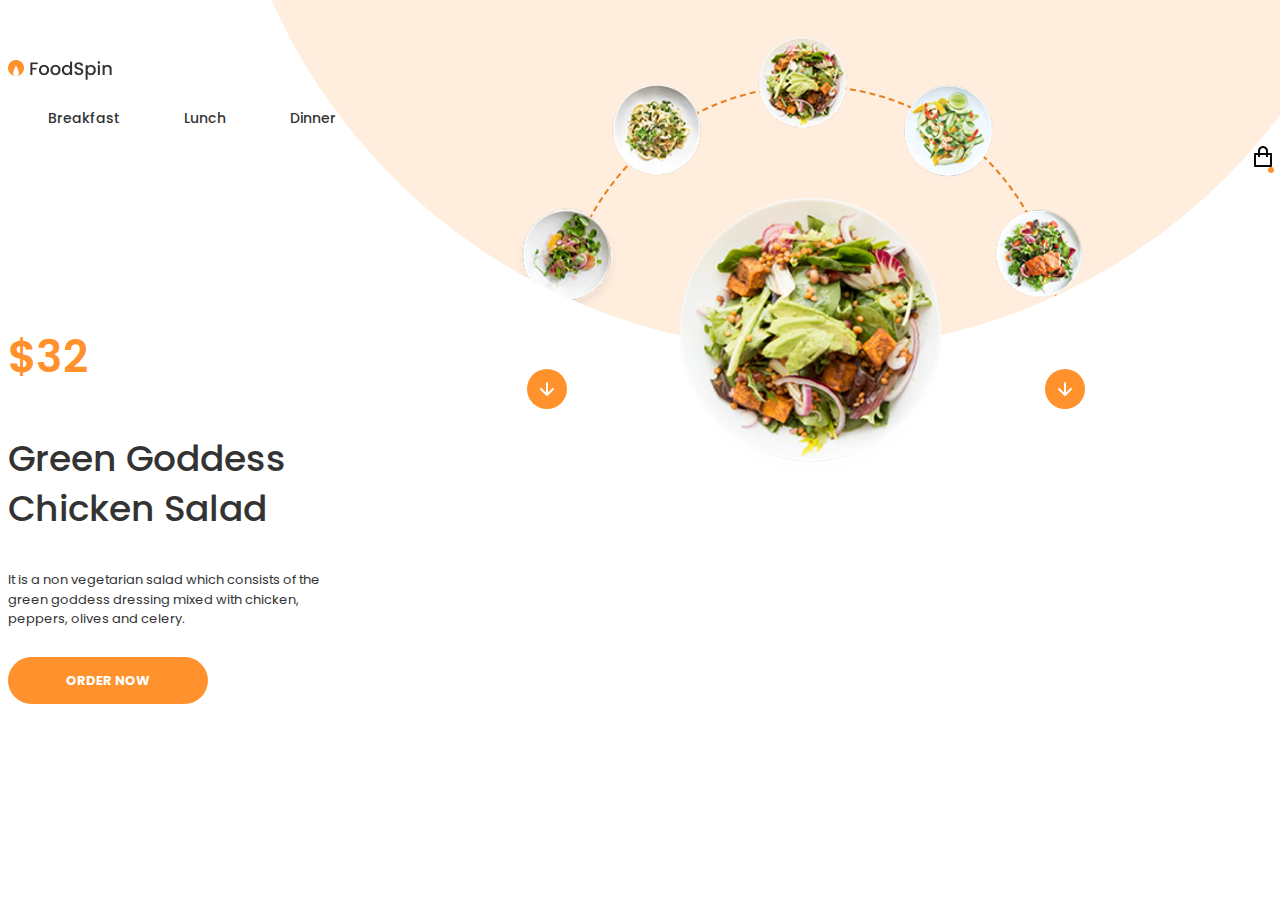
<file: slider.html>
<!DOCTYPE html>
<html lang="en">

<head>
    <meta charset="UTF-8">
    <meta http-equiv="X-UA-Compatible" content="IE=edge">
    <meta name="viewport" content="width=device-width, initial-scale=1.0">
    <title>Document</title>
    <link href="https://cdn.jsdelivr.net/npm/bootstrap@5.0.0/dist/css/bootstrap.min.css" rel="stylesheet"
        integrity="sha384-wEmeIV1mKuiNpC+IOBjI7aAzPcEZeedi5yW5f2yOq55WWLwNGmvvx4Um1vskeMj0" crossorigin="anonymous">
    <link rel="stylesheet" href="https://cdn.jsdelivr.net/npm/bootstrap-icons@1.5.0/font/bootstrap-icons.css">
    <link rel="stylesheet" href="https://meyerweb.com/eric/tools/css/reset/reset200802.css">
    <link href="https://fonts.googleapis.com/css2?family=Poppins:wght@400;500;600&display=swap" rel="stylesheet">
    <link rel="stylesheet" href="assets/scss/Slider/slider.css">
</head>

<body>
    <!----------------------------- Header ----------------------------->
    <header class="header">
        <nav class="nav">
            <div class="container">
                <div class="row align-items-center">
                    <div class="col-xl-3 col-xxl-3 col-md-3 col-sm-12 col-xs-12">
                        <a href="#" class="nav-logo">
                            <img src="assets/image/Slider/logo.png" alt="">
                        </a>
                    </div>
                    <div class="col-xl-8 col-xxl-8 col-md-8 col-sm-0 col-xs-0">
                        <div class="nav-mobile">
                            <i class="bi bi-list nav-mobile__icon"></i>
                        </div>
                        <div class="nav-mobile__links">
                            <div class="nav-mobile__links-close">
                                <i class="bi bi-x-circle"></i>
                            </div>
                            <ul>
                                <li class="nav-mobile__litem"><a href="">Breakfast</a></li>
                                <li class="nav-mobile__litem"><a href="">Lunch</a></li>
                                <li class="nav-mobile__litem"><a href="">Dinner</a></li>
                            </ul>
                        </div>

                        <div class="nav-links">
                            <ul>
                                <li class="nav-links__item"><a href="">Breakfast</a></li>
                                <li class="nav-links__item"><a href="">Lunch</a></li>
                                <li class="nav-links__item"><a href="">Dinner</a></li>
                            </ul>
                        </div>
                    </div>
                    <div class="col-xl-1 col-xxl-1 col-md-1 col-sm-0 col-xs-0">
                        <a href="" class="nav-cart">
                            <img src="assets/image/Slider/cart.svg" alt="">
                        </a>
                    </div>
                </div>
            </div>
        </nav>

        <div class="slider">
            <div class="wrapper">
                <div class="image-group">
                    <div class="image-group__elipse-line">
                        <div class="image-group__item">
                            <img src="assets/image/Slider/1.png" alt="">
                        </div>
                        <div class="image-group__item">
                            <img src="assets/image/Slider/9.png" alt="">
                        </div>
                        <div class="image-group__item">
                            <img src="assets/image/Slider/3.png" alt="">
                        </div>
                        <div class="image-group__item">
                            <img src="assets/image/Slider/5.png" alt="">
                        </div>
                        <div class="image-group__item">
                            <img src="assets/image/Slider/2.png" alt="">
                        </div>
                        <div class="image-group__item">
                            <img src="assets/image/Slider/1.png" alt="">
                        </div>
                        <div class="image-group__item">
                            <img src="assets/image/Slider/9.png" alt="">
                        </div>
                        <div class="image-group__item">
                            <img src="assets/image/Slider/3.png" alt="">
                        </div>
                        <div class="image-group__item">
                            <img src="assets/image/Slider/5.png" alt="">
                        </div>
                        <div class="image-group__item">
                            <img src="assets/image/Slider/2.png" alt="">
                        </div>
                    </div>
                </div>
                <div class="image-main">
                    <img class="image-main__item" src="assets/image/Slider/main-0.png" alt="">
                </div>
                <div class="slider-btn btn-pre">
                    <img src="assets/image/Slider/Rectangle 2.svg" alt="">
                </div>
                <div class="slider-btn btn-next">
                    <img src="assets/image/Slider/Rectangle 2.svg" alt="">
                </div>
            </div>
        </div>

        <div class="container">
            <div class="content">
                <div class="detail">
                    <p class="detail__price">$32</p>
                    <p class="detail__name">Green Goddess Chicken Salad</p>
                    <p class="detail__description">It is a non vegetarian salad which consists of the green
                        goddess dressing mixed with chicken, peppers, olives and celery. </p>
                    <a href="" class="detail__btn">ORDER NOW</a>
                </div>
            </div>
        </div>
    </header>

    <script src="assets/js/Slider/main.js"></script>
</body>

</html>
</file>
<file: assets/css/index.css>
body {
    padding-left: 16px;
}
a {
    color: #3eade0;
    font-size: 18px;
    transition: all ease 0.2s;
}

a:hover {
    color: #9d9d9d;
    margin-left: 20px;
}
li {
    margin-top: 10px;
}
</file>
<file: assets/css/grid.css>
.align-items-center {
    align-items: center !important;
}

.grid {
    width: 100%;
    display: block;
    padding: 0;
}

.grid.wide {
    max-width: 1200px;
    margin: 0 auto;
}

.row {
    display: flex;
    flex-wrap: wrap;
    margin-left: -4px;
    margin-right: -4px;
}

.row.no-gutters {
    margin-left: 0;
    margin-right: 0;
}

.col {
    padding-left: 4px;
    padding-right: 4px;
}

.row.no-gutters .col {
    padding-left: 0;
    padding-right: 0;
}

.c-0 {
    display: none;
}

.c-1 {
    flex: 0 0 8.33333%;
    max-width: 8.33333%;
}

.c-2 {
    flex: 0 0 16.66667%;
    max-width: 16.66667%;
}

.c-3 {
    flex: 0 0 25%;
    max-width: 25%;
}

.c-4 {
    flex: 0 0 33.33333%;
    max-width: 33.33333%;
}

.c-5 {
    flex: 0 0 41.66667%;
    max-width: 41.66667%;
}

.c-6 {
    flex: 0 0 50%;
    max-width: 50%;
}

.c-7 {
    flex: 0 0 58.33333%;
    max-width: 58.33333%;
}

.c-8 {
    flex: 0 0 66.66667%;
    max-width: 66.66667%;
}

.c-9 {
    flex: 0 0 75%;
    max-width: 75%;
}

.c-10 {
    flex: 0 0 83.33333%;
    max-width: 83.33333%;
}

.c-11 {
    flex: 0 0 91.66667%;
    max-width: 91.66667%;
}

.c-12 {
    flex: 0 0 100%;
    max-width: 100%;
}

.c-o-1 {
    margin-left: 8.33333%;
}

.c-o-2 {
    margin-left: 16.66667%;
}

.c-o-3 {
    margin-left: 25%;
}

.c-o-4 {
    margin-left: 33.33333%;
}

.c-o-5 {
    margin-left: 41.66667%;
}

.c-o-6 {
    margin-left: 50%;
}

.c-o-7 {
    margin-left: 58.33333%;
}

.c-o-8 {
    margin-left: 66.66667%;
}

.c-o-9 {
    margin-left: 75%;
}

.c-o-10 {
    margin-left: 83.33333%;
}

.c-o-11 {
    margin-left: 91.66667%;
}

/* >= Tablet */
@media (min-width: 740px) {
    .row {
        margin-left: -8px;
        margin-right: -8px;
    }

    .col {
        padding-left: 8px;
        padding-right: 8px;
    }

    .m-0 {
        display: none;
    }

    .m-1,
    .m-2,
    .m-3,
    .m-4,
    .m-5,
    .m-6,
    .m-7,
    .m-8,
    .m-9,
    .m-10,
    .m-11,
    .m-12 {
        display: block;
    }

    .m-1 {
        flex: 0 0 8.33333%;
        max-width: 8.33333%;
    }

    .m-2 {
        flex: 0 0 16.66667%;
        max-width: 16.66667%;
    }

    .m-3 {
        flex: 0 0 25%;
        max-width: 25%;
    }

    .m-4 {
        flex: 0 0 33.33333%;
        max-width: 33.33333%;
    }

    .m-5 {
        flex: 0 0 41.66667%;
        max-width: 41.66667%;
    }

    .m-6 {
        flex: 0 0 50%;
        max-width: 50%;
    }

    .m-7 {
        flex: 0 0 58.33333%;
        max-width: 58.33333%;
    }

    .m-8 {
        flex: 0 0 66.66667%;
        max-width: 66.66667%;
    }

    .m-9 {
        flex: 0 0 75%;
        max-width: 75%;
    }

    .m-10 {
        flex: 0 0 83.33333%;
        max-width: 83.33333%;
    }

    .m-11 {
        flex: 0 0 91.66667%;
        max-width: 91.66667%;
    }

    .m-12 {
        flex: 0 0 100%;
        max-width: 100%;
    }

    .m-o-1 {
        margin-left: 8.33333%;
    }

    .m-o-2 {
        margin-left: 16.66667%;
    }

    .m-o-3 {
        margin-left: 25%;
    }

    .m-o-4 {
        margin-left: 33.33333%;
    }

    .m-o-5 {
        margin-left: 41.66667%;
    }

    .m-o-6 {
        margin-left: 50%;
    }

    .m-o-7 {
        margin-left: 58.33333%;
    }

    .m-o-8 {
        margin-left: 66.66667%;
    }

    .m-o-9 {
        margin-left: 75%;
    }

    .m-o-10 {
        margin-left: 83.33333%;
    }

    .m-o-11 {
        margin-left: 91.66667%;
    }
}

/* PC medium resolution > */
@media (min-width: 1113px) {
    .row {
        margin-left: -12px;
        margin-right: -12px;
    }

    .row.sm-gutter {
        margin-left: -5px;
        margin-right: -5px;
    }

    .col {
        padding-left: 12px;
        padding-right: 12px;
    }

    .row.sm-gutter .col {
        padding-left: 5px;
        padding-right: 5px;
    }

    .l-0 {
        display: none;
    }

    .l-1,
    .l-2,
    .l-2-4,
    .l-3,
    .l-4,
    .l-5,
    .l-6,
    .l-7,
    .l-8,
    .l-9,
    .l-10,
    .l-11,
    .l-12 {
        display: block;
    }

    .l-1 {
        flex: 0 0 8.33333%;
        max-width: 8.33333%;
    }

    .l-2 {
        flex: 0 0 16.66667%;
        max-width: 16.66667%;
    }

    .l-2-4 {
        flex: 0 0 20%;
        max-width: 20%;
    }

    .l-3 {
        flex: 0 0 25%;
        max-width: 25%;
    }

    .l-4 {
        flex: 0 0 33.33333%;
        max-width: 33.33333%;
    }

    .l-5 {
        flex: 0 0 41.66667%;
        max-width: 41.66667%;
    }

    .l-6 {
        flex: 0 0 50%;
        max-width: 50%;
    }

    .l-7 {
        flex: 0 0 58.33333%;
        max-width: 58.33333%;
    }

    .l-8 {
        flex: 0 0 66.66667%;
        max-width: 66.66667%;
    }

    .l-9 {
        flex: 0 0 75%;
        max-width: 75%;
    }

    .l-10 {
        flex: 0 0 83.33333%;
        max-width: 83.33333%;
    }

    .l-11 {
        flex: 0 0 91.66667%;
        max-width: 91.66667%;
    }

    .l-12 {
        flex: 0 0 100%;
        max-width: 100%;
    }

    .l-o-1 {
        margin-left: 8.33333%;
    }

    .l-o-2 {
        margin-left: 16.66667%;
    }

    .l-o-3 {
        margin-left: 25%;
    }

    .l-o-4 {
        margin-left: 33.33333%;
    }

    .l-o-5 {
        margin-left: 41.66667%;
    }

    .l-o-6 {
        margin-left: 50%;
    }

    .l-o-7 {
        margin-left: 58.33333%;
    }

    .l-o-8 {
        margin-left: 66.66667%;
    }

    .l-o-9 {
        margin-left: 75%;
    }

    .l-o-10 {
        margin-left: 83.33333%;
    }

    .l-o-11 {
        margin-left: 91.66667%;
    }
}

/* Tablet - PC low resolution */
@media (min-width: 740px) and (max-width: 1023px) {
    .wide {
        width: 644px;
    }
}

/* > PC low resolution */
@media (min-width: 1024px) and (max-width: 1239px) {
    .wide {
        width: 984px;
    }

    .wide .row {
        margin-left: -12px;
        margin-right: -12px;
    }

    .wide .row.sm-gutter {
        margin-left: -5px;
        margin-right: -5px;
    }

    .wide .col {
        padding-left: 12px;
        padding-right: 12px;
    }

    .wide .row.sm-gutter .col {
        padding-left: 5px;
        padding-right: 5px;
    }

    .wide .l-0 {
        display: none;
    }

    .wide .l-1,
    .wide .l-2,
    .wide .l-2-4,
    .wide .l-3,
    .wide .l-4,
    .wide .l-5,
    .wide .l-6,
    .wide .l-7,
    .wide .l-8,
    .wide .l-9,
    .wide .l-10,
    .wide .l-11,
    .wide .l-12 {
        display: block;
    }

    .wide .l-1 {
        flex: 0 0 8.33333%;
        max-width: 8.33333%;
    }

    .wide .l-2 {
        flex: 0 0 16.66667%;
        max-width: 16.66667%;
    }

    .wide .l-2-4 {
        flex: 0 0 20%;
        max-width: 20%;
    }

    .wide .l-3 {
        flex: 0 0 25%;
        max-width: 25%;
    }

    .wide .l-4 {
        flex: 0 0 33.33333%;
        max-width: 33.33333%;
    }

    .wide .l-5 {
        flex: 0 0 41.66667%;
        max-width: 41.66667%;
    }

    .wide .l-6 {
        flex: 0 0 50%;
        max-width: 50%;
    }

    .wide .l-7 {
        flex: 0 0 58.33333%;
        max-width: 58.33333%;
    }

    .wide .l-8 {
        flex: 0 0 66.66667%;
        max-width: 66.66667%;
    }

    .wide .l-9 {
        flex: 0 0 75%;
        max-width: 75%;
    }

    .wide .l-10 {
        flex: 0 0 83.33333%;
        max-width: 83.33333%;
    }

    .wide .l-11 {
        flex: 0 0 91.66667%;
        max-width: 91.66667%;
    }

    .wide .l-12 {
        flex: 0 0 100%;
        max-width: 100%;
    }

    .wide .l-o-1 {
        margin-left: 8.33333%;
    }

    .wide .l-o-2 {
        margin-left: 16.66667%;
    }

    .wide .l-o-3 {
        margin-left: 25%;
    }

    .wide .l-o-4 {
        margin-left: 33.33333%;
    }

    .wide .l-o-5 {
        margin-left: 41.66667%;
    }

    .wide .l-o-6 {
        margin-left: 50%;
    }

    .wide .l-o-7 {
        margin-left: 58.33333%;
    }

    .wide .l-o-8 {
        margin-left: 66.66667%;
    }

    .wide .l-o-9 {
        margin-left: 75%;
    }

    .wide .l-o-10 {
        margin-left: 83.33333%;
    }

    .wide .l-o-11 {
        margin-left: 91.66667%;
    }
}
</file>
<file: assets/scss/fruitSalad/fruitSalad.css>
* {
  box-sizing: border-box;
  font-family: "Poppins", sans-serif;
}

a {
  text-decoration: none;
}

@keyframes scaleOut {
  from {
    transform: scale(1);
  }
  to {
    transform: scale(0.6);
  }
}
@keyframes scaleIn {
  from {
    transform: scale(0.6);
  }
  to {
    transform: scale(1);
  }
}
@keyframes fadeOut {
  from {
    opacity: 1;
  }
  to {
    opacity: 0;
  }
}
.text-description {
  font-size: 16px;
  font-weight: 400;
  color: #575757;
}

.title {
  font-size: 48px;
  line-height: 67.2px;
  font-weight: 600;
  color: #585858;
}

.btn {
  background-color: #fb9333;
  display: flex;
  align-items: center;
  justify-content: center;
  color: #ffffff;
  border-radius: 100px;
  cursor: pointer;
}

.text-highlight {
  color: #fb9333 !important;
}

.header {
  padding-top: 36px;
  position: relative;
}
.header .top-nav__logo {
  display: inline-block;
}
.header .top-nav__logo img {
  width: 128px;
  height: 28px;
}
.header .top-nav__links {
  display: flex;
  align-items: center;
  justify-content: center;
  width: 100%;
  height: 100%;
}
.header .top-nav__links .links__item {
  display: inline-block;
}
.header .top-nav__links .links__item + .links__item {
  margin-left: 56px;
}
.header .top-nav__links .links__item:hover a {
  color: #fb9333;
}
.header .top-nav__links .links__item a {
  color: #575757;
  font-size: 16px;
  font-weight: 500;
  line-height: 20px;
}
.header .top-nav__links .links__item:first-child a {
  color: #fb9333;
}
.header .top-nav__sign {
  width: 126px;
  height: 54px;
  padding: 24px 32px;
  font-size: 16px;
  font-weight: 600;
  line-height: 20;
}
.header-bg {
  position: absolute;
  top: 0;
  right: 0;
  z-index: -1;
}
.header-bg__color {
  position: absolute;
  width: 100%;
  height: 100%;
  background: #fb9300;
  filter: blur(800px);
}
.header-bg__image .image__icon-heart {
  position: absolute;
  top: 30%;
  right: 20%;
}
.header-content {
  margin-top: 128px;
}
.header-content .content-left__hashtag {
  display: inline-block;
  padding: 16px;
  border-radius: 100px;
  color: #fb9333;
  font-size: 16px;
  font-weight: 600;
  background: #fff0dc;
}
.header-content .content-left__title {
  margin-top: 30px;
  margin-bottom: 30px;
  font-size: 72px;
  line-height: 93px;
  font-weight: 700;
  letter-spacing: -0.02em;
  color: #575757;
}
.header-content .content-left__desciption {
  font-size: 20px;
  font-weight: 500;
  line-height: 32px;
  left: -2%;
  color: #828282;
}
.header-content .content-left__btn {
  margin-top: 35px;
  margin-bottom: 82px;
  width: 192px;
  height: 68px;
  font-size: 18px;
  font-weight: 600;
  line-height: 23px;
}
.header-content .content-left__count {
  display: flex;
}
.header-content .content-left__count .count-item {
  display: flex;
  flex-direction: column;
}
.header-content .content-left__count .count-item + .count-item {
  margin-left: 52px;
}
.header-content .content-left__count .count-item .number {
  font-size: 24px;
  font-weight: 600;
  line-height: 38px;
  color: #575757;
}
.header-content .content-left__count .count-item .text {
  font-size: 16px;
  font-weight: 500;
  line-height: 25px;
  color: #828282;
}
.header-content .content-right {
  width: 100%;
  position: relative;
}
.header-content .content-right__image img {
  width: 100%;
}
.header-content .content-right__customer {
  position: absolute;
  bottom: 10%;
  left: 0;
  display: flex;
  align-items: center;
  width: 288px;
  height: 70px;
  background: #ffffff;
  border-radius: 35px;
  box-shadow: 0px 20px 40px rgba(255, 211, 71, 0.14);
}
.header-content .content-right__customer .customer-icon {
  margin-left: 7px;
  width: 60px;
  height: 60px;
}
.header-content .content-right__customer .customer-icon img {
  width: 100%;
  height: 100%;
}
.header-content .content-right__customer .customer-content {
  margin-left: 16px;
}
.header-content .content-right__customer .customer-content p {
  font-size: 16px;
  font-weight: 600;
  line-height: 24px;
  color: #575757;
}
.header-content .content-right__customer .customer-content .reviews {
  margin-top: 8px;
}
.header-content .content-right__customer .customer-content .reviews .reviews__icon {
  display: inline-block;
  width: 12px;
  height: 12px;
}
.header-content .content-right__customer .customer-content .reviews .reviews__icon img {
  width: 100%;
}
.header-content .content-right__customer .customer-content .reviews .reviews__total-number {
  margin-left: 9px;
  font-size: 12px;
  font-weight: 600;
  line-height: 18px;
  color: #575757;
}
.header-content .content-right__customer .customer-content .reviews .reviews__total-text {
  font-size: 12px;
  font-weight: 400;
  line-height: 18px;
  color: #ababab;
}
.header-content .content-right__daily {
  position: absolute;
  right: 0;
  bottom: 0;
  width: 167px;
  padding: 16px 24px;
  border-radius: 28px;
  background: rgba(255, 255, 255, 0.9);
  backdrop-filter: blur(8px);
}
.header-content .content-right__daily .daily-title {
  font-size: 16px;
  font-weight: 500;
  line-height: 25px;
  color: #575757;
}
.header-content .content-right__daily .daily-total {
  font-weight: 600;
  font-size: 24px;
  line-height: 38px;
  color: #2b2b2b;
}
.header-content .content-right__daily .daily-image {
  margin-top: 16px;
  width: 122px;
  height: 65px;
  position: relative;
}
.header-content .content-right__daily .daily-image > img {
  width: 100%;
  height: 100%;
}
.header-content .content-right__daily .daily-image__charts-child {
  position: absolute;
  top: 0;
  right: 0;
  z-index: -1;
  width: 122px;
  height: 65px;
}
.header-content .content-right__daily .daily-image__charts-child > img {
  width: 100%;
  height: 100%;
}
.header-content .content-right__bg-1 {
  position: absolute;
  width: 75%;
  height: 60%;
  top: 25%;
  left: 12%;
  background: #ffc97d;
  border-radius: 80px;
  z-index: -1;
  transform: matrix(-0.5, -0.87, -0.87, 0.5, 0, 0);
}
.header-content .content-right__bg-2 {
  position: absolute;
  width: 75%;
  height: 60%;
  top: 25%;
  left: 10%;
  background: #ffe8c8;
  border-radius: 80px;
  transform: rotate(-105deg);
  z-index: -2;
}
.header-content .content-right__bg-3 {
  position: absolute;
  width: 137px;
  height: 137px;
  right: 2%;
  top: 30%;
  z-index: -2;
}
.header-content .content-right__bg-3 img {
  width: 100%;
  height: 100%;
}
.header-content .content-right__bg-4 {
  position: absolute;
  width: 137px;
  height: 137px;
  left: 16%;
  top: 20%;
  z-index: -2;
}
.header-content .content-right__bg-4 img {
  width: 100%;
  height: 100%;
}

.why-choose {
  padding-top: 120px;
  padding-bottom: 100px;
}
.why-choose__title {
  letter-spacing: -0.02em;
}
.why-choose__content {
  color: #828282;
  font-weight: 500;
  font-size: 20px;
  line-height: 36px;
  letter-spacing: -0.02em;
}
.why-choose__item {
  background: #ffffff;
  border-radius: 50px;
  padding: 40px;
  margin-top: 64px;
}
.why-choose__item .item__image {
  width: 100px;
  height: 100px;
  background: #ffe8c8;
  border-radius: 20px;
  display: flex;
  justify-content: center;
  align-items: center;
  position: relative;
  z-index: 10;
}
.why-choose__item .item__image img {
  width: 58px;
  height: 58px;
}
.why-choose__item .item__image::before {
  content: "";
  position: absolute;
  width: 100px;
  height: 100px;
  background: rgba(255, 232, 200, 0.5);
  border-radius: 20px;
  transform: rotate(15deg);
  z-index: -1;
}
.why-choose__item .item__title {
  margin-top: 80px;
  margin-bottom: 12px;
}
.why-choose__item .item__title p {
  font-weight: 600;
  font-size: 24px;
  line-height: 43px;
  color: #2b2b2b;
}
.why-choose__item .item__description {
  line-height: 29px;
  display: -webkit-box;
  -webkit-line-clamp: 3;
  -webkit-box-orient: vertical;
  overflow: hidden;
}
.why-choose__item .item__btn {
  margin-top: 24px;
  padding: 10px 0px;
  width: 170px;
  height: 49px;
  background-color: transparent;
  font-size: 16px;
  line-height: 29px;
  color: #575757;
  justify-content: flex-start;
  cursor: pointer;
}
.why-choose__item .item__btn img {
  margin-left: 10px;
}
.why-choose__item:hover {
  background: #ffffff;
  box-shadow: 0px 50px 80px -30px rgba(151, 109, 0, 0.2);
  transform: scale(1.1);
  transition: all ease 0.3s;
}
.why-choose__item:hover .item__btn {
  padding: 10px 22px;
  justify-content: center;
  background-color: #fb9333;
  color: #ffffff;
}

.feedback {
  background: linear-gradient(180deg, #fff8ed, rgba(255, 248, 237, 0.5));
  padding-top: 113px;
  padding-bottom: 121px;
  position: relative;
}
.feedback__title {
  color: #333333;
  line-height: 64px;
}
.feedback__description {
  margin-top: 30px;
  margin-bottom: 32px;
  color: #999999;
  font-size: 16px;
  line-height: 24px;
}
.feedback__list {
  display: flex;
  align-items: flex-end;
}
.feedback__list .list__current {
  font-size: 48px;
  line-height: 40px;
  color: #333333;
  font-weight: 700;
}
.feedback__list .list__total {
  font-size: 16px;
  line-height: 22px;
  color: #cccccc;
  font-weight: 700;
}
.feedback__btn {
  margin-top: 24px;
  display: flex;
}
.feedback__btn .btn {
  width: 56px;
  height: 56px;
  border-radius: 10px;
  padding: 20px;
  font-size: 24px;
  cursor: pointer;
}
.feedback__btn .btn + .btn {
  margin-left: 24px;
}
.feedback__btn .disable {
  opacity: 0.5;
  cursor: default;
}
.feedback-items .feedback-item {
  background: #ffffff;
  border-radius: 8px;
  padding: 122px 24px 24px 32px;
  width: 269px;
  position: relative;
}
.feedback-items .feedback-item__name {
  font-weight: 500;
  font-size: 24px;
  line-height: 32px;
  color: #2b2b2b;
}
.feedback-items .feedback-item__year {
  margin-top: 9px;
  margin-bottom: 18px;
  font-weight: 500;
  font-size: 14px;
  line-height: 21px;
  color: #999999;
}
.feedback-items .feedback-item__content {
  font-size: 16px;
  line-height: 24px;
  font-weight: 400;
  color: #575757;
}
.feedback-items .feedback-item__image {
  position: absolute;
  top: 0;
}

.menu {
  padding-top: 120px;
  padding-bottom: 150px;
}
.menu__text {
  text-align: center;
  color: #fb9333;
  font-size: 20px;
  line-height: 36px;
  font-weight: 500;
}
.menu__title {
  margin-top: 12px;
  margin-bottom: 72px;
  text-align: center;
  line-height: 67px;
  font-weight: 600;
}
.menu__item {
  position: relative;
  width: 100%;
  height: 100%;
}
.menu__item .item__image {
  width: 100%;
  height: 100%;
}
.menu__item .item__image img {
  width: 100%;
  border-radius: 50px;
}
.menu__item .item__text {
  position: absolute;
  bottom: 5%;
  left: 10%;
}
.menu__item .item__text-name {
  font-weight: 600;
  font-size: 24px;
  line-height: 31px;
  color: #ffffff;
}
.menu__item .item__text-price {
  margin-top: 6px;
  font-size: 40px;
  font-weight: 700;
  line-height: 52px;
  color: #ffffff;
}

.our-subscribe__bg {
  padding-top: 48px;
  padding-bottom: 96px;
  background: #fff8ed;
  border-radius: 50px;
  overflow: hidden;
  position: relative;
  height: 550px;
}
.our-subscribe__content {
  position: absolute;
  z-index: 10;
  width: 60%;
  height: 100%;
  left: 50%;
  transform: translateX(-50%);
}
.our-subscribe__text {
  text-align: center;
  color: #fb9333;
  font-size: 20px;
  line-height: 36px;
  font-weight: 500;
}
.our-subscribe__title {
  text-align: center;
  line-height: 67px;
  font-weight: 600;
}
.our-subscribe__description {
  text-align: center;
  opacity: 0.7;
  margin-top: 24px;
  margin-bottom: 80px;
  font-weight: 500;
  line-height: 25px;
}
.our-subscribe__form {
  display: flex;
  flex-direction: row;
  justify-content: space-between;
  align-items: center;
  padding: 10px 8px 10px 31px;
  background-color: #ffffff;
  box-shadow: 0px 8px 20px -30px rgba(151, 109, 0, 0.08);
  border-radius: 100px;
}
.our-subscribe__form .form-text {
  outline: none;
  border: none;
  width: 70%;
  font-size: 18px;
  line-height: 25px;
  color: #575757;
  font-weight: 400;
  opacity: 0.7;
}
.our-subscribe__form .form-btn {
  padding: 10px 16px;
  width: 170px;
  height: 64px;
  cursor: pointer;
}
.our-subscribe__bg-svg {
  position: absolute;
  bottom: -25%;
  left: -4%;
  width: 100%;
  height: 100%;
}
.our-subscribe__bg-svg img {
  width: 100%;
  height: 100%;
}

.footer {
  padding-top: 160px;
  padding-bottom: 100px;
}
.footer__section-left .section-left__logo {
  width: 124px;
  height: 28px;
}
.footer__section-left .section-left__logo img {
  width: 100%;
  height: 100%;
}
.footer__section-left .section-left__introduce {
  margin-top: 19px;
  margin-bottom: 67px;
  font-size: 16px;
  font-weight: 400;
  line-height: 25px;
  color: #575757;
}
.footer__section-left .section-left__copyright {
  font-size: 16px;
  line-height: 24px;
  font-weight: 400;
  color: #2b2b2b;
}
.footer__section-center .section-center__title {
  font-weight: 600;
  font-size: 16px;
  line-height: 22px;
  color: #fb9333;
  margin-bottom: 27px;
}
.footer__section-center .section-center__item {
  display: flex;
  align-items: flex-start;
}
.footer__section-center .section-center__item + .section-center__item {
  margin-top: 24px;
}
.footer__section-center .section-center__item a,
.footer__section-center .section-center__item span {
  font-size: 16px;
  line-height: 24px;
  font-weight: 400;
  color: #575757;
}
.footer__section-center .section-center__item-icon {
  display: block;
  width: 24px;
  height: 24px;
  margin-right: 16px;
}
.footer__section-center .section-center__item-icon img {
  width: 100%;
  height: 100%;
}
.footer__section-right .section-right__media-social {
  display: flex;
}
.footer__section-right .section-right__media-social .media-social__icon {
  width: 24px;
  height: 24px;
}
.footer__section-right .section-right__media-social .media-social__icon + .media-social__icon {
  margin-left: 32px;
}
.footer__section-right .section-right__media-social .media-social__icon img {
  width: 100%;
  height: 100%;
}
.footer__section-right .section-right__text {
  margin-top: 26px;
  color: #575757;
  font-size: 16px;
  line-height: 24px;
  font-weight: 400;
}

.menu-mobile {
  display: none;
}
.menu-mobile__icon {
  position: absolute;
  top: 1.5%;
}
.menu-mobile__icon i {
  font-size: 48px;
}
.menu-mobile__nav {
  position: fixed;
  top: 0;
  left: 0;
  right: 0;
  bottom: 0;
  background-color: #000;
  padding: 40px;
  transform-origin: top left;
  display: none;
  z-index: 100;
}
.menu-mobile__nav .icon-close {
  position: absolute;
  right: 3%;
  top: 2%;
}
.menu-mobile__nav .icon-close i {
  color: #fff;
  font-size: 36px;
}
.menu-mobile__nav .links__item {
  padding: 16px;
  border-bottom: 1px solid #9d9d9d9d;
}
.menu-mobile__nav .links__item:hover {
  background-color: #fc950e;
  color: #000;
}
.menu-mobile__nav .links__item a {
  color: #fff;
  font-size: 24px;
}

@media only screen and (min-width: 375px) and (max-width: 424px) {
  .header-bg {
    display: none;
  }

  .menu-mobile {
    display: block;
  }

  .menu-mobile__icon {
    top: 2%;
  }

  .header .top-nav__logo {
    display: block;
    text-align: center;
  }

  .header .top-nav__links {
    display: none;
  }

  .header .top-nav__sign {
    display: none;
  }

  .header-content {
    margin-top: 68px;
  }

  .header-content .content-left__title {
    font-size: 43px;
    line-height: 53px;
  }

  .header-content .content-left__desciption {
    text-align: center;
  }

  .header-content .content-left__btn {
    margin-top: 20px;
    margin-bottom: 40px;
    margin-left: auto;
    margin-right: auto;
  }

  .header-content .content-left__count {
    display: flex;
    justify-content: center;
  }

  .header-content .content-right__daily {
    width: 150px;
    padding: 10px;
  }

  .header-content .content-right__daily {
    width: 140px;
    padding: 10px;
  }

  .header-content .content-right__customer {
    width: 208px;
  }

  .header-content .content-right__customer .customer-content {
    margin-left: 0;
  }

  .header-content .content-right__customer .customer-content p {
    font-size: 11px;
  }

  .header-content .content-right__customer .customer-content .reviews {
    margin-top: 2px;
  }

  .header-content .content-right__customer .customer-content .reviews .reviews__total-number {
    margin-left: 0;
  }

  .why-choose {
    padding-top: 60px;
    padding-bottom: 50px;
  }

  .why-choose__title {
    text-align: center;
  }

  .why-choose__content {
    text-align: center;
  }

  .why-choose__item {
    display: flex;
    flex-direction: column;
    align-items: center;
  }

  .why-choose__item .item__title {
    margin-top: 40px;
    margin-bottom: 12px;
  }

  .why-choose__item .item__description {
    text-align: center;
  }

  .feedback {
    padding-top: 50px;
    padding-bottom: 60px;
  }

  .feedback__title {
    text-align: center;
  }

  .feedback__description {
    text-align: center;
  }

  .feedback-items .feedback-item {
    margin-top: 40px;
    padding: 60px 24px 24px 32px;
    width: 100%;
  }

  .feedback-items .feedback-item + .feedback-item {
    margin-left: 0px;
  }

  .feedback-items .feedback-item__image {
    left: 50%;
    transform: translateX(-50%);
  }

  .menu {
    padding-top: 60px;
    padding-bottom: 75px;
  }

  .menu__text {
    font-size: 26px;
  }

  .menu__title {
    margin-bottom: 0;
  }

  .menu__item {
    margin-top: 30px;
  }

  .our-subscribe__bg {
    padding-bottom: 50px;
  }

  .our-subscribe__description {
    margin-bottom: 40px;
  }

  .our-subscribe__content {
    width: 90%;
  }

  .our-subscribe__title {
    line-height: 40px;
    font-size: 36px;
  }

  .our-subscribe__form .form-text {
    font-size: 14px;
  }

  .footer {
    padding-top: 80px;
    padding-bottom: 50px;
  }

  .footer__section-left,
.footer__section-right {
    display: flex;
    flex-direction: column;
    justify-content: center;
    align-items: center;
  }

  .footer__section-left .section-left__introduce {
    text-align: center;
    margin-bottom: 20px;
  }

  .footer__section-left .section-left__copyright {
    margin-bottom: 20px;
  }

  .footer__section-center {
    margin-top: 0;
    margin-bottom: 20px;
    text-align: center;
  }

  .footer__section-center .section-center__title {
    margin-bottom: 20px;
  }

  .footer__section-center .section-center__item {
    display: flex;
    align-items: center;
    justify-content: center;
  }
}
@media only screen and (min-width: 425px) and (max-width: 575px) {
  .header-bg {
    display: none;
  }

  .menu-mobile {
    display: block;
  }

  .header .top-nav__logo {
    display: block;
    text-align: center;
  }

  .header .top-nav__links {
    display: none;
  }

  .header .top-nav__sign {
    display: none;
  }

  .header-content {
    margin-top: 68px;
  }

  .header-content .content-left__title {
    font-size: 46px;
    line-height: 56px;
  }

  .header-content .content-left__desciption {
    text-align: center;
  }

  .header-content .content-left__btn {
    margin-top: 20px;
    margin-bottom: 40px;
    margin-left: auto;
    margin-right: auto;
  }

  .header-content .content-left__count {
    display: flex;
    justify-content: center;
  }

  .why-choose {
    padding-top: 60px;
    padding-bottom: 50px;
  }

  .why-choose__title {
    text-align: center;
  }

  .why-choose__content {
    text-align: center;
  }

  .why-choose__item {
    display: flex;
    flex-direction: column;
    align-items: center;
  }

  .why-choose__item .item__title {
    margin-top: 40px;
    margin-bottom: 12px;
  }

  .why-choose__item .item__description {
    text-align: center;
  }

  .feedback {
    padding-top: 50px;
    padding-bottom: 60px;
  }

  .feedback__title {
    text-align: center;
  }

  .feedback__description {
    text-align: center;
  }

  .feedback-items {
    position: static;
    flex-direction: column;
    display: flex;
  }

  .feedback-items .feedback-item {
    margin-top: 40px;
    padding: 60px 24px 24px 32px;
    width: 100%;
  }

  .feedback-items .feedback-item + .feedback-item {
    margin-left: 0px;
  }

  .feedback-items .feedback-item__image {
    left: 50%;
    transform: translateX(-50%);
  }

  .menu {
    padding-top: 60px;
    padding-bottom: 75px;
  }

  .menu__text {
    font-size: 26px;
  }

  .menu__title {
    margin-bottom: 0;
  }

  .menu__item {
    margin-top: 30px;
  }

  .our-subscribe__bg {
    padding-bottom: 50px;
  }

  .our-subscribe__description {
    margin-bottom: 40px;
  }

  .our-subscribe__content {
    width: 90%;
  }

  .our-subscribe__title {
    line-height: 54px;
  }

  .footer {
    padding-top: 80px;
    padding-bottom: 50px;
  }

  .footer__section-left,
.footer__section-right {
    display: flex;
    flex-direction: column;
    justify-content: center;
    align-items: center;
  }

  .footer__section-left .section-left__introduce {
    text-align: center;
    margin-bottom: 20px;
  }

  .footer__section-left .section-left__copyright {
    margin-bottom: 20px;
  }

  .footer__section-center {
    margin-top: 0;
    margin-bottom: 20px;
    text-align: center;
  }

  .footer__section-center .section-center__title {
    margin-bottom: 20px;
  }

  .footer__section-center .section-center__item {
    display: flex;
    align-items: center;
    justify-content: center;
  }
}
@media only screen and (min-width: 576px) and (max-width: 767px) {
  .header-bg {
    display: none;
  }

  .menu-mobile {
    display: block;
  }

  .header .top-nav__logo {
    display: block;
    text-align: center;
  }

  .header .top-nav__links {
    display: none;
  }

  .header .top-nav__sign {
    display: none;
  }

  .header-content {
    margin-top: 68px;
  }

  .header-content .content-left__title {
    text-align: center;
  }

  .header-content .content-left__desciption {
    text-align: center;
  }

  .header-content .content-left__btn {
    margin-top: 20px;
    margin-bottom: 40px;
    margin-left: auto;
    margin-right: auto;
  }

  .header-content .content-left__count {
    display: flex;
    justify-content: center;
  }

  .why-choose {
    padding-top: 60px;
    padding-bottom: 50px;
  }

  .why-choose__title {
    text-align: center;
  }

  .why-choose__content {
    text-align: center;
  }

  .why-choose__item {
    display: flex;
    flex-direction: column;
    align-items: center;
  }

  .why-choose__item .item__title {
    margin-top: 40px;
    margin-bottom: 12px;
  }

  .why-choose__item .item__description {
    text-align: center;
  }

  .feedback {
    padding-top: 50px;
    padding-bottom: 60px;
  }

  .feedback__title {
    text-align: center;
  }

  .feedback__description {
    text-align: center;
  }

  .feedback-items {
    position: static;
    flex-direction: column;
    display: flex;
  }

  .feedback-items .feedback-item {
    margin-top: 40px;
    padding: 60px 24px 24px 32px;
    width: 100%;
  }

  .feedback-items .feedback-item + .feedback-item {
    margin-left: 0px;
  }

  .feedback-items .feedback-item__image {
    left: 50%;
    transform: translateX(-50%);
  }

  .menu {
    padding-top: 60px;
    padding-bottom: 75px;
  }

  .menu__text {
    font-size: 26px;
  }

  .menu__title {
    margin-bottom: 0;
  }

  .menu__item {
    margin-top: 30px;
  }

  .our-subscribe__bg {
    padding-bottom: 50px;
  }

  .our-subscribe__description {
    margin-bottom: 40px;
  }

  .our-subscribe__content {
    width: 90%;
  }

  .our-subscribe__title {
    line-height: 54px;
  }

  .footer {
    padding-top: 80px;
    padding-bottom: 50px;
  }

  .footer__section-left,
.footer__section-right {
    display: flex;
    flex-direction: column;
    justify-content: center;
    align-items: center;
  }

  .footer__section-left .section-left__introduce {
    margin-top: 20px;
    margin-bottom: 20px;
  }

  .footer__section-center {
    margin-top: 30px;
    margin-bottom: 30px;
    text-align: center;
  }

  .footer__section-center .section-center__title {
    margin-bottom: 20px;
  }

  .footer__section-center .section-center__item {
    display: flex;
    align-items: center;
    justify-content: center;
  }
}
@media only screen and (min-width: 768px) and (max-width: 991px) {
  .header-bg {
    display: none;
  }

  .menu-mobile {
    display: block;
  }

  .header .top-nav__logo {
    display: block;
    text-align: center;
  }

  .header .top-nav__links {
    display: none;
  }

  .header .top-nav__sign {
    display: none;
  }

  .header-content {
    margin-top: 68px;
  }

  .header-content .content-left__title {
    text-align: center;
  }

  .header-content .content-left__desciption {
    text-align: center;
  }

  .header-content .content-left__btn {
    margin-top: 20px;
    margin-bottom: 40px;
    margin-left: auto;
    margin-right: auto;
  }

  .header-content .content-left__count {
    display: flex;
    justify-content: center;
  }

  .why-choose {
    padding-top: 60px;
    padding-bottom: 50px;
  }

  .why-choose__title {
    text-align: center;
  }

  .why-choose__content {
    text-align: center;
  }

  .why-choose__item {
    display: flex;
    flex-direction: column;
    align-items: center;
  }

  .why-choose__item .item__title {
    margin-top: 40px;
    margin-bottom: 12px;
  }

  .why-choose__item .item__description {
    text-align: center;
  }

  .feedback {
    padding-top: 50px;
    padding-bottom: 60px;
  }

  .feedback__title {
    text-align: center;
  }

  .feedback__description {
    text-align: center;
  }

  .feedback-items {
    position: static;
    flex-direction: column;
    display: flex;
  }

  .feedback-items .feedback-item {
    margin-top: 40px;
    padding: 60px 24px 24px 32px;
    width: 100%;
  }

  .feedback-items .feedback-item + .feedback-item {
    margin-left: 0px;
  }

  .feedback-items .feedback-item__image {
    left: 50%;
    transform: translateX(-50%);
  }

  .menu {
    padding-top: 60px;
    padding-bottom: 75px;
  }

  .menu__text {
    font-size: 26px;
  }

  .menu__title {
    margin-bottom: 0;
  }

  .menu__item {
    margin-top: 30px;
  }

  .our-subscribe__description {
    margin-bottom: 40px;
  }

  .our-subscribe__content {
    width: 90%;
  }

  .our-subscribe__title {
    line-height: 54px;
  }

  .footer {
    padding-top: 80px;
    padding-bottom: 50px;
  }

  .footer__section-left,
.footer__section-right {
    display: flex;
    flex-direction: column;
    justify-content: center;
    align-items: center;
  }

  .footer__section-left .section-left__introduce {
    margin-top: 20px;
    margin-bottom: 20px;
  }

  .footer__section-center {
    margin-top: 30px;
    margin-bottom: 30px;
    text-align: center;
  }

  .footer__section-center .section-center__title {
    margin-bottom: 20px;
  }

  .footer__section-center .section-center__item {
    display: flex;
    align-items: center;
    justify-content: center;
  }
}
@media only screen and (min-width: 992px) and (max-width: 1023px) {
  .header-content .content-left__title {
    margin-top: 15px;
    margin-bottom: 15px;
    font-size: 57px;
    line-height: 70px;
    font-weight: 700;
    letter-spacing: -0.02em;
    color: #575757;
  }

  .header-content .content-left__btn {
    margin-top: 20px;
    margin-bottom: 42px;
    width: 192px;
    height: 68px;
    font-size: 18px;
    font-weight: 600;
    line-height: 23px;
  }
}

/*# sourceMappingURL=fruitSalad.css.map */
</file>
<file: assets/fonts/Mulish/stylesheet.css>
@font-face {
    font-family: 'Mulish';
    src: url('Mulish-Black.woff2') format('woff2'),
        url('Mulish-Black.woff') format('woff');
    font-weight: 900;
    font-style: normal;
    font-display: swap;
}

@font-face {
    font-family: 'Mulish';
    src: url('Mulish-BlackItalic.woff2') format('woff2'),
        url('Mulish-BlackItalic.woff') format('woff');
    font-weight: 900;
    font-style: italic;
    font-display: swap;
}

@font-face {
    font-family: 'Mulish';
    src: url('Mulish-Bold.woff2') format('woff2'),
        url('Mulish-Bold.woff') format('woff');
    font-weight: bold;
    font-style: normal;
    font-display: swap;
}

@font-face {
    font-family: 'Mulish';
    src: url('Mulish-BoldItalic.woff2') format('woff2'),
        url('Mulish-BoldItalic.woff') format('woff');
    font-weight: bold;
    font-style: italic;
    font-display: swap;
}

@font-face {
    font-family: 'Mulish';
    src: url('Mulish-ExtraBold.woff2') format('woff2'),
        url('Mulish-ExtraBold.woff') format('woff');
    font-weight: bold;
    font-style: normal;
    font-display: swap;
}

@font-face {
    font-family: 'Mulish';
    src: url('Mulish-ExtraLightItalic.woff2') format('woff2'),
        url('Mulish-ExtraLightItalic.woff') format('woff');
    font-weight: 200;
    font-style: italic;
    font-display: swap;
}

@font-face {
    font-family: 'Mulish';
    src: url('Mulish-Italic.woff2') format('woff2'),
        url('Mulish-Italic.woff') format('woff');
    font-weight: normal;
    font-style: italic;
    font-display: swap;
}

@font-face {
    font-family: 'Mulish';
    src: url('Mulish-Light.woff2') format('woff2'),
        url('Mulish-Light.woff') format('woff');
    font-weight: 300;
    font-style: normal;
    font-display: swap;
}

@font-face {
    font-family: 'Mulish';
    src: url('Mulish-ExtraBoldItalic.woff2') format('woff2'),
        url('Mulish-ExtraBoldItalic.woff') format('woff');
    font-weight: bold;
    font-style: italic;
    font-display: swap;
}

@font-face {
    font-family: 'Mulish';
    src: url('Mulish-ExtraLight.woff2') format('woff2'),
        url('Mulish-ExtraLight.woff') format('woff');
    font-weight: 200;
    font-style: normal;
    font-display: swap;
}

@font-face {
    font-family: 'Mulish';
    src: url('Mulish-SemiBold.woff2') format('woff2'),
        url('Mulish-SemiBold.woff') format('woff');
    font-weight: 600;
    font-style: normal;
    font-display: swap;
}

@font-face {
    font-family: 'Mulish';
    src: url('Mulish-Medium.woff2') format('woff2'),
        url('Mulish-Medium.woff') format('woff');
    font-weight: 500;
    font-style: normal;
    font-display: swap;
}

@font-face {
    font-family: 'Mulish';
    src: url('Mulish-SemiBoldItalic.woff2') format('woff2'),
        url('Mulish-SemiBoldItalic.woff') format('woff');
    font-weight: 600;
    font-style: italic;
    font-display: swap;
}

@font-face {
    font-family: 'Mulish';
    src: url('Mulish-MediumItalic.woff2') format('woff2'),
        url('Mulish-MediumItalic.woff') format('woff');
    font-weight: 500;
    font-style: italic;
    font-display: swap;
}

@font-face {
    font-family: 'Mulish';
    src: url('Mulish-LightItalic.woff2') format('woff2'),
        url('Mulish-LightItalic.woff') format('woff');
    font-weight: 300;
    font-style: italic;
    font-display: swap;
}

@font-face {
    font-family: 'Mulish';
    src: url('Mulish-Regular.woff2') format('woff2'),
        url('Mulish-Regular.woff') format('woff');
    font-weight: normal;
    font-style: normal;
    font-display: swap;
}
</file>
<file: assets/scss/mocFlowers/chi-tiet-san-pham.css>
body {
  font-family: "Mulish", sans-serif;
}

a {
  text-decoration: none;
}

.primary-border-right {
  position: relative;
}
.primary-border-right::after {
  content: "";
  position: absolute;
  top: 50%;
  right: -10px;
  transform: translateY(-50%);
  width: 1px;
  height: 23px;
  background-color: #89e2f5;
}

.title {
  font-size: 40px;
  line-height: 60px;
  font-weight: 700;
  color: #178ea8;
}

.description {
  font-size: 16px;
  line-height: 24px;
  font-weight: 400;
  color: #6b778c;
}

.btn {
  display: inline-flex;
  justify-content: center;
  align-items: center;
  padding: 9px 16px;
  font-size: 14px;
  font-weight: 700;
  color: #ffffff;
  background: transparent;
  border: 1px solid #ffffff;
  border-radius: 30px;
  text-align: center;
}
.btn img {
  width: 7px;
  height: 12px;
}

.carousel-btn-pre {
  position: absolute;
  cursor: pointer;
  top: 50%;
  left: -2%;
  transform: translateY(-50%);
  z-index: 10;
}

.carousel-btn-next {
  position: absolute;
  cursor: pointer;
  top: 50%;
  right: -2%;
  transform: translateY(-50%);
  z-index: 10;
}

.wrapper-menu-mobile {
  display: none;
  justify-content: space-between;
}

.icon-menu-mobile {
  cursor: pointer;
  z-index: 50;
}
.icon-menu-mobile i {
  color: #000000;
  font-size: 48px;
}

.wrapper-form-search-mobile {
  display: flex;
  align-items: center;
  justify-content: space-between;
}
.wrapper-form-search-mobile .form-search-mobile {
  width: 100%;
  margin-right: 10px;
}

.form-search--large {
  width: 90%;
}

.form-search {
  border: 1px solid #d3d7de;
  border-radius: 20px;
  padding: 9px 16px;
  margin-right: 26px;
  display: flex;
  align-items: center;
  justify-content: space-between;
}
.form-search__input {
  border: none;
  outline: none;
}
.form-search__input::placeholder {
  color: #aab2bf;
}
.form-search__image {
  cursor: pointer;
}

.form-search-header-nav {
  margin-left: 15px;
}

.form-search-header-nav, .icon-bag-header-nav {
  display: none;
}

.icon-bag {
  position: relative;
}
.icon-bag__amount {
  position: absolute;
  width: 16px;
  height: 16px;
  background-color: #ff2727;
  border: 1px solid #ffffff;
  border-radius: 50%;
  font-size: 10px;
  color: #ffffff;
  text-align: center;
  line-height: 16px;
  right: -5px;
}

.menu-mobile {
  position: fixed;
  top: 0;
  right: 0;
  left: 0;
  bottom: 0;
  background-color: #000000;
  padding: 30px;
  transition: all linear 0.5s;
  opacity: 0;
  transform: translateX(-100%);
  z-index: 100;
  display: none;
}
.menu-mobile .menu-mobile-icon-close {
  position: absolute;
  right: 3%;
  top: 2%;
  cursor: pointer;
  z-index: 50;
}
.menu-mobile .menu-mobile-icon-close i {
  color: #ffffff;
  font-size: 36px;
}
.menu-mobile .menu-mobile-auth {
  padding: 12px 0;
  margin-bottom: 20px;
  z-index: -1;
}
.menu-mobile .menu-mobile-auth-item {
  color: #ffffff;
  font-size: 20px;
}
.menu-mobile .menu-mobile-auth-item:not(:first-child) {
  margin-left: 12px;
}
.menu-mobile .menu-mobile-auth-item:hover {
  color: #9ce4f2;
}
.menu-mobile .menu-mobile-item {
  padding: 12px 24px 12px 0;
  border-bottom: 1px solid #2c3749;
  transition: all linear 0.2s;
}
.menu-mobile .menu-mobile-item:hover {
  background-color: #178ea8;
  padding: 12px 24px;
}
.menu-mobile .menu-mobile-item a {
  font-size: 20px;
  color: #ffffff;
}

.path-link {
  background-color: #f8f8f8;
  padding: 10px 0;
}
.path-link__wrapper {
  display: flex;
  align-items: center;
}
.path-link__pre {
  font-size: 14px;
  line-height: 20px;
  font-weight: 400;
  color: #6b778c;
}
.path-link__pre:not(:first-child) {
  margin-left: 13px;
}
.path-link__image {
  margin-left: 13px;
}
.path-link__current {
  margin-left: 13px;
  font-size: 14px;
  line-height: 20px;
  font-weight: 700;
  color: #172b4d;
}

.feedback {
  padding: 60px 0;
}
.feedback__title {
  text-align: center;
  margin-bottom: 40px;
}
.feedback__carousel {
  position: relative;
}

.active-fixed-scroll {
  position: fixed;
  top: 0;
  right: 0;
  left: 0;
  background-color: #ffffff;
  z-index: 100;
}

.header-top {
  background-color: #59c8e0;
  padding: 13px 0;
  border-bottom: 2px solid #178ea8;
}
.header-top .header-top__social .social-icon {
  display: inline-block;
}
.header-top .header-top__social .social-icon + .social-icon {
  margin-left: 18px;
}
.header-top .header-top__links {
  display: flex;
  align-items: center;
  justify-content: flex-end;
}
.header-top .header-top__links .link-item {
  color: #ffffff;
  font-size: 14px;
  line-height: 20px;
  font-weight: 400;
}
.header-top .header-top__links .link-item:hover {
  color: #9d9d9d;
}
.header-top .header-top__links .link-item + .link-item {
  margin-left: 17px;
}
.header-top .header-top__links .link-image {
  margin-left: 21px;
  margin-right: 12px;
}

.header-main {
  padding: 25px 0;
  border-bottom: 1px solid #d3d7de;
  position: relative;
}
.header-main__logo {
  display: block;
}
.header-main__logo img {
  width: 100%;
}
.header-main__right {
  display: flex;
  align-items: center;
}

.header-nav {
  padding: 25px 0 35px;
}
.header-nav .nav-list-item {
  display: flex;
  align-items: center;
}
.header-nav .nav-item {
  display: inline-block;
  position: relative;
}
.header-nav .nav-item a {
  font-size: 16px;
  line-height: 20px;
  font-weight: 700;
  color: #172b4d;
}
.header-nav .nav-item + .nav-item {
  margin-left: 48px;
}
.header-nav .nav-item-image {
  margin-right: 9px;
}
.header-nav .nav-item::after {
  content: "";
  position: absolute;
  top: 150%;
  left: 50%;
  transform: translateX(-50%);
  width: 100%;
  height: 2px;
  background-color: #178ea8;
  display: none;
}
.header-nav .nav-item:hover::after {
  display: block;
}
.header-nav .nav-item.nav-item--active::after {
  content: "";
  position: absolute;
  top: 150%;
  left: 50%;
  transform: translateX(-50%);
  width: 100%;
  height: 2px;
  background-color: #178ea8;
  display: block;
}

.top-footer {
  background-image: url(../../image/Moc-Flowers/footer/bg-blue.svg);
  background-repeat: no-repeat;
  background-size: cover;
  padding: 18px 0;
  display: flex;
  align-items: center;
  justify-content: center;
}
.top-footer__item {
  display: flex;
  flex-wrap: wrap;
  align-items: center;
  justify-content: center;
}
.top-footer__item + .top-footer__item {
  margin-left: 26px;
}
.top-footer__item .top-footer__item-text {
  font-size: 14px;
  line-height: 20px;
  font-weight: 400;
  color: #ffffff;
  margin-left: 10px;
  text-align: center;
}

.main-footer {
  padding: 56px 0 40px;
  background-color: #2c3749;
}
.main-footer__left-image {
  margin-bottom: 24px;
}
.main-footer__left-image img {
  width: 100%;
}
.main-footer__left-text {
  font-size: 14px;
  font-weight: 400;
  line-height: 20px;
  color: #ffffff;
}
.main-footer__caption {
  font-size: 16px;
  font-weight: 700;
  line-height: 20px;
  color: #ffffff;
  margin-bottom: 24px;
}
.main-footer__center-item {
  display: flex;
}
.main-footer__center-item + .main-footer__center-item {
  margin-top: 16px;
}
.main-footer__center-item span:first-child {
  width: 40%;
  font-size: 14px;
  font-weight: 400;
  line-height: 20px;
  color: #ffffff;
}
.main-footer__center-item span:last-child {
  display: block;
  font-size: 14px;
  font-weight: 700;
  line-height: 20px;
  color: #ffffff;
}
.main-footer__center-item-link {
  font-size: 14px;
  font-weight: 400;
  line-height: 20px;
  color: #ffffff;
}
.main-footer__right-social {
  margin-bottom: 24px;
}
.main-footer__right-social a + a {
  display: inline-block;
  margin-left: 24px;
}
.main-footer__right-image img {
  width: 100%;
}

.bottom-footer {
  background-color: #3b4556;
  padding: 8px 0;
}
.bottom-footer__text-right, .bottom-footer__text-left {
  font-size: 14px;
  font-weight: 400;
  line-height: 20px;
  color: #ffffff;
}
.bottom-footer__text-right {
  text-align: right;
}

@media only screen and (min-width: 375px) and (max-width: 424px) {
  .header-top,
.header-main {
    display: none !important;
  }

  .nav-list-item {
    display: none !important;
  }

  .wrapper-menu-mobile {
    display: flex;
  }

  .menu-mobile {
    display: block;
  }

  .top-footer__item + .top-footer__item {
    margin-left: 10px;
  }

  .top-footer__item .top-footer__item-text {
    margin-left: 0;
  }

  .main-footer__left,
.main-footer__caption,
.main-footer__center,
.main-footer__right {
    text-align: center;
  }

  .main-footer__left,
.main-footer__center,
.main-footer__center-item {
    margin-bottom: 15px;
  }

  .main-footer__center-item {
    display: flex;
    justify-content: center;
  }
}
@media only screen and (min-width: 425px) and (max-width: 575px) {
  .header-top,
.header-main {
    display: none !important;
  }

  .nav-list-item {
    display: none !important;
  }

  .wrapper-menu-mobile {
    display: flex;
  }

  .menu-mobile {
    display: block;
  }

  .top-footer__item + .top-footer__item {
    margin-left: 10px;
  }

  .main-footer__left,
.main-footer__caption,
.main-footer__center,
.main-footer__right {
    text-align: center;
  }

  .main-footer__left,
.main-footer__center,
.main-footer__center-item {
    margin-bottom: 15px;
  }

  .main-footer__center-item {
    display: flex;
    justify-content: center;
  }
}
@media only screen and (min-width: 576px) and (max-width: 767px) {
  .header-top,
.header-main {
    display: none !important;
  }

  .nav-list-item {
    display: none !important;
  }

  .wrapper-menu-mobile {
    display: flex;
  }

  .menu-mobile {
    display: block;
  }

  .top-footer__item + .top-footer__item {
    margin-left: 10px;
  }
}
@media only screen and (min-width: 768px) and (max-width: 991px) {
  .header-top,
.header-main {
    display: none !important;
  }

  .nav-list-item {
    display: none !important;
  }

  .wrapper-menu-mobile {
    display: flex;
  }

  .menu-mobile {
    display: block;
  }

  .top-footer__item + .top-footer__item {
    margin-left: 10px;
  }
}
@media only screen and (min-width: 992px) and (max-width: 1023px) {
  .header-nav .nav-item + .nav-item {
    margin-left: 38px;
  }
}
@media only screen and (min-width: 1024px) and (max-width: 1199px) {
  .header-nav .nav-item + .nav-item {
    margin-left: 38px;
  }
}
.border-line {
  width: 100%;
  height: 1px;
  display: block;
  background-color: #d3d7de;
}

.currency-unit {
  font-size: 12px;
  font-weight: 400;
  text-decoration: underline;
  color: #178ea8;
}

.border-line-comment {
  margin: 24px 0;
}

.detail-product {
  padding: 40px 0 60px;
}
.detail-product__image-main {
  position: relative;
  display: inline-block;
  width: 100%;
}
.detail-product__image-main .detail-product__play-large {
  position: absolute;
  top: 50%;
  left: 50%;
  transform: translate(-50%, -50%);
  cursor: pointer;
}
.detail-product__other-images {
  margin-top: 16px;
}
.detail-product__other-images .detail-product__first-image {
  position: relative;
  display: inline-block;
}
.detail-product__other-images .detail-product__first-image .detail-product__play-small {
  position: absolute;
  top: 50%;
  left: 50%;
  transform: translate(-50%, -50%);
  cursor: pointer;
}
.detail-product__other-images > img {
  width: 93px;
  height: 93px;
  cursor: pointer;
}
.detail-product__other-images > img:not(:first-child) {
  margin-left: 5px;
}
.detail-product__name {
  font-size: 24px;
  line-height: 36px;
  font-weight: 700;
  color: #172b4d;
}
.detail-product__rate {
  margin-top: 11px;
  margin-bottom: 26px;
}
.detail-product__pre-price {
  font-size: 18px;
  line-height: 24px;
  font-weight: 400;
  color: #6b778c;
  text-decoration: line-through;
}
.detail-product__current-price {
  margin-left: 16px;
  font-size: 24px;
  line-height: 36px;
  font-weight: 700;
  color: #178ea8;
}
.detail-product__code {
  margin-top: 16px;
  padding: 7px 24px;
  display: inline-block;
  position: relative;
  color: #e0faff;
  background-color: currentColor;
}
.detail-product__code::before {
  content: "";
  position: absolute;
  top: 0;
  bottom: 0;
  left: 0;
  border-width: 16px 0 16px 10px;
  border-style: solid;
  border-color: currentColor #ffffff currentColor #ffffff;
}
.detail-product__code::after {
  content: "";
  position: absolute;
  top: 0;
  bottom: 0;
  right: 0;
  border-width: 16px 10px 16px 0;
  border-style: solid;
  border-color: currentColor #ffffff currentColor #ffffff;
}
.detail-product__code-text {
  font-size: 18px;
  line-height: 26px;
  font-weight: 700;
  color: #178ea8;
}
.detail-product__code-text-light {
  font-weight: 400;
}
.detail-product__border-line {
  margin: 24px 0;
  display: block;
  width: 100%;
  height: 0.5px;
  background-color: #d3d7de;
}
.detail-product__gift-text {
  font-size: 18px;
  line-height: 26px;
  font-weight: 700;
  color: #172b4d;
}
.detail-product__gift-image {
  margin-top: 16px;
  margin-bottom: 8px;
  width: 107px;
  text-align: center;
}
.detail-product__gift-image img {
  width: 107px;
  height: 107px;
  border: 1px solid #d3d7de;
}
.detail-product__gift-value {
  font-size: 16px;
  line-height: 24px;
  font-weight: 700;
  color: #178ea8;
}
.detail-product__contact {
  display: flex;
  align-items: center;
  justify-content: space-between;
}
.detail-product__contact-text {
  font-size: 16px;
  line-height: 20px;
  font-weight: 400;
  color: #172b4d;
}
.detail-product__contact-text-bold {
  margin-left: 16px;
  font-size: 16px;
  line-height: 20px;
  font-weight: 700;
  color: #172b4d;
}
.detail-product__contact-social a:not(:first-child) {
  margin-left: 20px;
}
.detail-product__btn {
  margin-top: 40px;
  display: flex;
  justify-content: space-between;
}
.detail-product__btn-add-cart {
  width: 47%;
  border: 1px solid #d3d7de;
  color: #6b778c;
}
.detail-product__btn-add-cart img {
  margin-left: 16px;
}
.detail-product__btn-order {
  width: 47%;
  background-color: #59c8e0;
  transition: all ease 0.2s;
}
.detail-product__btn-order img {
  margin-left: 16px;
}
.detail-product__btn-order:hover {
  color: #ffffff;
  background-color: #178ea8;
}
.detail-product__add-cart--succcess {
  margin-top: 30px;
  color: #59c8e0;
  font-weight: 700;
}

.tab-nav__items {
  display: flex;
}
.tab-nav__item-btn {
  color: #6b778c;
  font-size: 18px;
  line-height: 28px;
  font-weight: 400;
  background: #f8f8f8;
  border-radius: 4px 4px 0px 0px;
  border: 1px solid #d3d7de;
  transition: all ease 0.2s;
}
.tab-nav__item-btn.tab-nav__item-btn--active {
  color: #ffffff;
  background-color: #59c8e0;
  border: 1px solid #178ea8;
}
.tab-nav__item-btn:not(:first-child) {
  margin-left: 4px;
}
.tab-nav__item-btn:hover {
  color: #ffffff;
  background-color: #59c8e0;
  border: 1px solid #178ea8;
}
.tab-nav__item-content {
  padding: 40px 0;
  display: none;
}
.tab-nav__item-content.tab-nav__item-content--active {
  display: block;
}
.tab-nav__item-content-caption {
  margin: 24px 0 16px;
  font-size: 18px;
  line-height: 26px;
  font-weight: 700;
  color: #172b4d;
}
.tab-nav__item-content-text {
  font-size: 16px;
  line-height: 24px;
  font-weight: 400;
  color: #6b778c;
}

.comment {
  padding: 32px 0 60px;
}
.comment__caption {
  font-size: 24px;
  line-height: 36px;
  font-weight: 700;
  color: #172b4d;
}
.comment__form {
  margin: 24px 0;
  height: 177px;
  border: 1px solid #d3d7de;
}
.comment__form-rate {
  padding: 16px 12px;
  display: flex;
  align-items: center;
}
.comment__form-rate-text {
  font-size: 16px;
  line-height: 24px;
  font-weight: 400;
  color: #6b778c;
  margin-right: 10px;
}
.comment__form-rate-stars i:hover {
  cursor: pointer;
  color: #ff2727;
}
.comment__form-enter {
  padding: 12px;
  width: 100%;
  border: none;
  outline: none;
  font-size: 16px;
  line-height: 24px;
  font-weight: 400;
  color: #6b778c;
}
.comment .wrapper-btn {
  text-align: right;
}
.comment__btn {
  padding: 9px 23px;
  margin-bottom: 32px;
  background: #59c8e0;
  transition: all ease 0.2;
}
.comment__btn:hover {
  background: #178ea8;
  color: #ffffff;
}
.comment-user__total {
  margin-top: 24px;
  font-size: 18px;
  line-height: 26px;
  font-weight: 700;
  color: #172b4d;
}
.comment-user__total span {
  color: #178ea8;
}
.comment-user__item {
  display: flex;
  align-items: flex-start;
  margin-top: 24px;
}
.comment-user__item-avatar {
  border-radius: 50%;
}
.comment-user__item-info {
  margin-left: 18px;
}
.comment-user__item-info-name {
  font-size: 18px;
  line-height: 26px;
  font-weight: 700;
  color: #172b4d;
  cursor: pointer;
}
.comment-user__item-info-time {
  margin: 8px 0 18px;
  font-size: 14px;
  line-height: 20px;
  font-weight: 400;
  color: #6b778c;
}
.comment-user__item-info-rate {
  display: block;
  margin-bottom: 9px;
}
.comment-user__item-info-rate i {
  color: #ff2727;
}
.comment-user__item-info-rate i:not(:first-child) {
  margin-left: 3px;
}
.comment-user__item-info-text {
  font-size: 16px;
  line-height: 24px;
  font-weight: 400;
  color: #6b778c;
}
.comment-user__item-info-text:not(:last-child) {
  margin-bottom: 24px;
}

.related-product {
  padding: 40px;
  background: #f8f8f8;
}
.related-product__title {
  text-align: center;
  margin-bottom: 40px;
}
.related-product__item {
  display: flex;
  flex-direction: column;
  align-items: center;
  justify-content: center;
}
.related-product__item-name {
  font-size: 18px;
  line-height: 26px;
  font-weight: 700;
  color: #172b4d;
  display: -webkit-box;
  -webkit-box-orient: vertical;
  -webkit-line-clamp: 1;
  text-overflow: ellipsis;
  white-space: nowrap;
  overflow: hidden;
}
.related-product__item-price {
  margin: 8px 0 16px;
  font-size: 14px;
  line-height: 28px;
  font-weight: 700;
  color: #178ea8;
}
.related-product__item-btn {
  background: #59c8e0;
}
.related-product__item-btn:hover {
  background: #178ea8;
  color: #ffffff;
}
.related-product__item-btn img {
  width: 7px !important;
  height: 12px !important;
}
.related-product__item-btn span {
  margin-right: 16px;
}
.related-product__carousel {
  position: relative;
}

@media only screen and (min-width: 375px) and (max-width: 424px) {
  .detail-product {
    text-align: center;
  }

  .detail-product__btn {
    flex-direction: column;
    align-items: center;
  }

  .detail-product__btn-add-cart {
    width: 100%;
  }
  .detail-product__btn-add-cart img {
    display: none;
  }

  .detail-product__btn-order {
    margin-top: 10px;
    width: 100%;
  }
  .detail-product__btn-order img {
    display: none;
  }

  .detail-product__contact-text-bold {
    margin-left: 6px;
  }

  .tab-nav__items {
    display: flex;
    flex-wrap: wrap;
  }

  .tab-nav__item-btn {
    width: 100%;
  }

  .tab-nav__item-btn:not(:first-child) {
    margin-left: 0;
    margin-top: 5px;
  }
}
@media only screen and (min-width: 425px) and (max-width: 575px) {
  .detail-product {
    text-align: center;
  }

  .detail-product__btn {
    flex-direction: column;
    align-items: center;
  }

  .detail-product__btn-add-cart {
    width: 100%;
  }
  .detail-product__btn-add-cart img {
    display: none;
  }

  .detail-product__btn-order {
    margin-top: 10px;
    width: 100%;
  }
  .detail-product__btn-order img {
    display: none;
  }

  .tab-nav__items {
    display: flex;
    flex-wrap: wrap;
  }

  .tab-nav__item-btn {
    width: 100%;
  }

  .tab-nav__item-btn:not(:first-child) {
    margin-left: 0;
    margin-top: 5px;
  }
}
@media only screen and (min-width: 576px) and (max-width: 767px) {
  .detail-product {
    text-align: center;
  }

  .detail-product__btn {
    flex-direction: column;
    align-items: center;
  }

  .detail-product__btn-add-cart {
    width: 100%;
  }
  .detail-product__btn-add-cart img {
    display: none;
  }

  .detail-product__btn-order {
    margin-top: 10px;
    width: 100%;
  }
  .detail-product__btn-order img {
    display: none;
  }

  .tab-nav__items {
    display: flex;
    flex-wrap: wrap;
  }

  .tab-nav__item-btn {
    width: 100%;
  }

  .tab-nav__item-btn:not(:first-child) {
    margin-left: 0;
    margin-top: 5px;
  }
}
@media only screen and (min-width: 768px) and (max-width: 991px) {
  .tab-nav__item-btn {
    padding: 9px 7px;
  }

  .detail-product__btn {
    flex-direction: column;
    align-items: center;
  }

  .detail-product__btn-add-cart {
    width: 100%;
  }
  .detail-product__btn-add-cart img {
    display: none;
  }

  .detail-product__btn-order {
    margin-top: 10px;
    width: 100%;
  }
  .detail-product__btn-order img {
    display: none;
  }

  .tab-nav__items {
    display: flex;
    flex-wrap: wrap;
  }

  .tab-nav__item-btn {
    width: 100%;
  }

  .tab-nav__item-btn:not(:first-child) {
    margin-left: 0;
    margin-top: 5px;
  }
}
@media only screen and (min-width: 992px) and (max-width: 1023px) {
  .tab-nav__item-btn {
    padding: 9px 7px;
  }
}
@media only screen and (min-width: 1024px) and (max-width: 1199px) {
  .tab-nav__item-btn {
    padding: 9px 7px;
  }
}

/*# sourceMappingURL=chi-tiet-san-pham.css.map */
</file>
<file: assets/scss/mocFlowers/danh-muc.css>
body {
  font-family: "Mulish", sans-serif;
}

a {
  text-decoration: none;
}

.primary-border-right {
  position: relative;
}
.primary-border-right::after {
  content: "";
  position: absolute;
  top: 50%;
  right: -10px;
  transform: translateY(-50%);
  width: 1px;
  height: 23px;
  background-color: #89e2f5;
}

.title {
  font-size: 40px;
  line-height: 60px;
  font-weight: 700;
  color: #178ea8;
}

.description {
  font-size: 16px;
  line-height: 24px;
  font-weight: 400;
  color: #6b778c;
}

.btn {
  display: inline-flex;
  justify-content: center;
  align-items: center;
  padding: 9px 16px;
  font-size: 14px;
  font-weight: 700;
  color: #ffffff;
  background: transparent;
  border: 1px solid #ffffff;
  border-radius: 30px;
  text-align: center;
}
.btn img {
  width: 7px;
  height: 12px;
}

.carousel-btn-pre {
  position: absolute;
  cursor: pointer;
  top: 50%;
  left: -2%;
  transform: translateY(-50%);
  z-index: 10;
}

.carousel-btn-next {
  position: absolute;
  cursor: pointer;
  top: 50%;
  right: -2%;
  transform: translateY(-50%);
  z-index: 10;
}

.wrapper-menu-mobile {
  display: none;
  justify-content: space-between;
}

.icon-menu-mobile {
  cursor: pointer;
  z-index: 50;
}
.icon-menu-mobile i {
  color: #000000;
  font-size: 48px;
}

.wrapper-form-search-mobile {
  display: flex;
  align-items: center;
  justify-content: space-between;
}
.wrapper-form-search-mobile .form-search-mobile {
  width: 100%;
  margin-right: 10px;
}

.form-search--large {
  width: 90%;
}

.form-search {
  border: 1px solid #d3d7de;
  border-radius: 20px;
  padding: 9px 16px;
  margin-right: 26px;
  display: flex;
  align-items: center;
  justify-content: space-between;
}
.form-search__input {
  border: none;
  outline: none;
}
.form-search__input::placeholder {
  color: #aab2bf;
}
.form-search__image {
  cursor: pointer;
}

.form-search-header-nav {
  margin-left: 15px;
}

.form-search-header-nav, .icon-bag-header-nav {
  display: none;
}

.icon-bag {
  position: relative;
}
.icon-bag__amount {
  position: absolute;
  width: 16px;
  height: 16px;
  background-color: #ff2727;
  border: 1px solid #ffffff;
  border-radius: 50%;
  font-size: 10px;
  color: #ffffff;
  text-align: center;
  line-height: 16px;
  right: -5px;
}

.menu-mobile {
  position: fixed;
  top: 0;
  right: 0;
  left: 0;
  bottom: 0;
  background-color: #000000;
  padding: 30px;
  transition: all linear 0.5s;
  opacity: 0;
  transform: translateX(-100%);
  z-index: 100;
  display: none;
}
.menu-mobile .menu-mobile-icon-close {
  position: absolute;
  right: 3%;
  top: 2%;
  cursor: pointer;
  z-index: 50;
}
.menu-mobile .menu-mobile-icon-close i {
  color: #ffffff;
  font-size: 36px;
}
.menu-mobile .menu-mobile-auth {
  padding: 12px 0;
  margin-bottom: 20px;
  z-index: -1;
}
.menu-mobile .menu-mobile-auth-item {
  color: #ffffff;
  font-size: 20px;
}
.menu-mobile .menu-mobile-auth-item:not(:first-child) {
  margin-left: 12px;
}
.menu-mobile .menu-mobile-auth-item:hover {
  color: #9ce4f2;
}
.menu-mobile .menu-mobile-item {
  padding: 12px 24px 12px 0;
  border-bottom: 1px solid #2c3749;
  transition: all linear 0.2s;
}
.menu-mobile .menu-mobile-item:hover {
  background-color: #178ea8;
  padding: 12px 24px;
}
.menu-mobile .menu-mobile-item a {
  font-size: 20px;
  color: #ffffff;
}

.path-link {
  background-color: #f8f8f8;
  padding: 10px 0;
}
.path-link__wrapper {
  display: flex;
  align-items: center;
}
.path-link__pre {
  font-size: 14px;
  line-height: 20px;
  font-weight: 400;
  color: #6b778c;
}
.path-link__pre:not(:first-child) {
  margin-left: 13px;
}
.path-link__image {
  margin-left: 13px;
}
.path-link__current {
  margin-left: 13px;
  font-size: 14px;
  line-height: 20px;
  font-weight: 700;
  color: #172b4d;
}

.feedback {
  padding: 60px 0;
}
.feedback__title {
  text-align: center;
  margin-bottom: 40px;
}
.feedback__carousel {
  position: relative;
}

.active-fixed-scroll {
  position: fixed;
  top: 0;
  right: 0;
  left: 0;
  background-color: #ffffff;
  z-index: 100;
}

.header-top {
  background-color: #59c8e0;
  padding: 13px 0;
  border-bottom: 2px solid #178ea8;
}
.header-top .header-top__social .social-icon {
  display: inline-block;
}
.header-top .header-top__social .social-icon + .social-icon {
  margin-left: 18px;
}
.header-top .header-top__links {
  display: flex;
  align-items: center;
  justify-content: flex-end;
}
.header-top .header-top__links .link-item {
  color: #ffffff;
  font-size: 14px;
  line-height: 20px;
  font-weight: 400;
}
.header-top .header-top__links .link-item:hover {
  color: #9d9d9d;
}
.header-top .header-top__links .link-item + .link-item {
  margin-left: 17px;
}
.header-top .header-top__links .link-image {
  margin-left: 21px;
  margin-right: 12px;
}

.header-main {
  padding: 25px 0;
  border-bottom: 1px solid #d3d7de;
  position: relative;
}
.header-main__logo {
  display: block;
}
.header-main__logo img {
  width: 100%;
}
.header-main__right {
  display: flex;
  align-items: center;
}

.header-nav {
  padding: 25px 0 35px;
}
.header-nav .nav-list-item {
  display: flex;
  align-items: center;
}
.header-nav .nav-item {
  display: inline-block;
  position: relative;
}
.header-nav .nav-item a {
  font-size: 16px;
  line-height: 20px;
  font-weight: 700;
  color: #172b4d;
}
.header-nav .nav-item + .nav-item {
  margin-left: 48px;
}
.header-nav .nav-item-image {
  margin-right: 9px;
}
.header-nav .nav-item::after {
  content: "";
  position: absolute;
  top: 150%;
  left: 50%;
  transform: translateX(-50%);
  width: 100%;
  height: 2px;
  background-color: #178ea8;
  display: none;
}
.header-nav .nav-item:hover::after {
  display: block;
}
.header-nav .nav-item.nav-item--active::after {
  content: "";
  position: absolute;
  top: 150%;
  left: 50%;
  transform: translateX(-50%);
  width: 100%;
  height: 2px;
  background-color: #178ea8;
  display: block;
}

.top-footer {
  background-image: url(../../image/Moc-Flowers/footer/bg-blue.svg);
  background-repeat: no-repeat;
  background-size: cover;
  padding: 18px 0;
  display: flex;
  align-items: center;
  justify-content: center;
}
.top-footer__item {
  display: flex;
  flex-wrap: wrap;
  align-items: center;
  justify-content: center;
}
.top-footer__item + .top-footer__item {
  margin-left: 26px;
}
.top-footer__item .top-footer__item-text {
  font-size: 14px;
  line-height: 20px;
  font-weight: 400;
  color: #ffffff;
  margin-left: 10px;
  text-align: center;
}

.main-footer {
  padding: 56px 0 40px;
  background-color: #2c3749;
}
.main-footer__left-image {
  margin-bottom: 24px;
}
.main-footer__left-image img {
  width: 100%;
}
.main-footer__left-text {
  font-size: 14px;
  font-weight: 400;
  line-height: 20px;
  color: #ffffff;
}
.main-footer__caption {
  font-size: 16px;
  font-weight: 700;
  line-height: 20px;
  color: #ffffff;
  margin-bottom: 24px;
}
.main-footer__center-item {
  display: flex;
}
.main-footer__center-item + .main-footer__center-item {
  margin-top: 16px;
}
.main-footer__center-item span:first-child {
  width: 40%;
  font-size: 14px;
  font-weight: 400;
  line-height: 20px;
  color: #ffffff;
}
.main-footer__center-item span:last-child {
  display: block;
  font-size: 14px;
  font-weight: 700;
  line-height: 20px;
  color: #ffffff;
}
.main-footer__center-item-link {
  font-size: 14px;
  font-weight: 400;
  line-height: 20px;
  color: #ffffff;
}
.main-footer__right-social {
  margin-bottom: 24px;
}
.main-footer__right-social a + a {
  display: inline-block;
  margin-left: 24px;
}
.main-footer__right-image img {
  width: 100%;
}

.bottom-footer {
  background-color: #3b4556;
  padding: 8px 0;
}
.bottom-footer__text-right, .bottom-footer__text-left {
  font-size: 14px;
  font-weight: 400;
  line-height: 20px;
  color: #ffffff;
}
.bottom-footer__text-right {
  text-align: right;
}

@media only screen and (min-width: 375px) and (max-width: 424px) {
  .header-top,
.header-main {
    display: none !important;
  }

  .nav-list-item {
    display: none !important;
  }

  .wrapper-menu-mobile {
    display: flex;
  }

  .menu-mobile {
    display: block;
  }

  .top-footer__item + .top-footer__item {
    margin-left: 10px;
  }

  .top-footer__item .top-footer__item-text {
    margin-left: 0;
  }

  .main-footer__left,
.main-footer__caption,
.main-footer__center,
.main-footer__right {
    text-align: center;
  }

  .main-footer__left,
.main-footer__center,
.main-footer__center-item {
    margin-bottom: 15px;
  }

  .main-footer__center-item {
    display: flex;
    justify-content: center;
  }
}
@media only screen and (min-width: 425px) and (max-width: 575px) {
  .header-top,
.header-main {
    display: none !important;
  }

  .nav-list-item {
    display: none !important;
  }

  .wrapper-menu-mobile {
    display: flex;
  }

  .menu-mobile {
    display: block;
  }

  .top-footer__item + .top-footer__item {
    margin-left: 10px;
  }

  .main-footer__left,
.main-footer__caption,
.main-footer__center,
.main-footer__right {
    text-align: center;
  }

  .main-footer__left,
.main-footer__center,
.main-footer__center-item {
    margin-bottom: 15px;
  }

  .main-footer__center-item {
    display: flex;
    justify-content: center;
  }
}
@media only screen and (min-width: 576px) and (max-width: 767px) {
  .header-top,
.header-main {
    display: none !important;
  }

  .nav-list-item {
    display: none !important;
  }

  .wrapper-menu-mobile {
    display: flex;
  }

  .menu-mobile {
    display: block;
  }

  .top-footer__item + .top-footer__item {
    margin-left: 10px;
  }
}
@media only screen and (min-width: 768px) and (max-width: 991px) {
  .header-top,
.header-main {
    display: none !important;
  }

  .nav-list-item {
    display: none !important;
  }

  .wrapper-menu-mobile {
    display: flex;
  }

  .menu-mobile {
    display: block;
  }

  .top-footer__item + .top-footer__item {
    margin-left: 10px;
  }
}
@media only screen and (min-width: 992px) and (max-width: 1023px) {
  .header-nav .nav-item + .nav-item {
    margin-left: 38px;
  }
}
@media only screen and (min-width: 1024px) and (max-width: 1199px) {
  .header-nav .nav-item + .nav-item {
    margin-left: 38px;
  }
}
@keyframes fadeIn {
  from {
    opacity: 0;
  }
  to {
    opacity: 1;
  }
}
@keyframes fadeOut {
  from {
    opacity: 1;
  }
  to {
    opacity: 0;
  }
}
.wrapper {
  padding: 40px 0 60px;
}
.wrapper .sidebar-left {
  padding: 24px;
  border: 1px solid #d3d7de;
  border-radius: 4px;
}
.wrapper .sidebar-left:not(:first-child) {
  margin-top: 32px;
}
.wrapper .sidebar-left__caption {
  display: inline-block;
  font-size: 24px;
  line-height: 36px;
  font-weight: 700;
  color: #172b4d;
  text-transform: uppercase;
}
.wrapper .sidebar-left__dropdown {
  margin-left: 10px;
  display: none;
  position: relative;
}
.wrapper .sidebar-left__dropdown::before {
  content: "";
  position: absolute;
  top: -100%;
  width: 300%;
  height: 300%;
  background-color: transparent;
}
.wrapper .sidebar-left .sidebar-left__menu-dropdown--active {
  display: block !important;
}
.wrapper .sidebar-left .sidebar-left__arrow-icon {
  transition: all ease 0.3s;
}
.wrapper .sidebar-left .sidebar-left__arrow-icon--active {
  transition: all ease 0.3s;
  transform: rotate(90deg);
}
.wrapper .sidebar-left__item {
  display: flex;
  align-items: center;
  padding: 16px 8px;
}
.wrapper .sidebar-left__item:not(:last-child) {
  border-bottom: 1px solid #d3d7de;
}
.wrapper .sidebar-left__item:hover a {
  color: #59c8e0;
}
.wrapper .sidebar-left__item a {
  margin-left: 16px;
  font-size: 16px;
  line-height: 24px;
  color: #172b4d;
}
.wrapper .content-banner img {
  object-fit: cover;
  width: 100%;
}
.wrapper .content-result-sort {
  padding: 40px 0 24px;
  display: flex;
  justify-content: space-between;
  align-items: center;
}
.wrapper .content-result-sort .content__result {
  font-size: 16px;
  line-height: 20px;
  font-weight: 400;
  color: #178ea8;
}
.wrapper .content-result-sort .content__result span {
  font-weight: 700;
}
.wrapper .content-result-sort .content__sort {
  display: flex;
  align-items: center;
}
.wrapper .content-result-sort .content__sort-text {
  font-size: 16px;
  line-height: 24px;
  font-weight: 400;
  color: #6b778c;
}
.wrapper .content-result-sort .content__sort-option {
  margin-left: 16px;
  padding: 9px 16px;
  border: 1px solid #d3d7de;
  border-radius: 20px;
  cursor: pointer;
  position: relative;
}
.wrapper .content-result-sort .content__sort-option img {
  transition: all linear 0.2s;
}
.wrapper .content-result-sort .content__sort-option:hover img {
  transform: rotate(90deg);
}
.wrapper .content-result-sort .content__sort-option:hover .content__sort-option-items {
  display: block;
}
.wrapper .content-result-sort .content__sort-option-text {
  font-size: 16px;
  line-height: 24px;
  font-weight: 700;
  color: #172b4d;
  margin-right: 65px;
}
.wrapper .content-result-sort .content__sort-option-items {
  position: absolute;
  display: none;
  top: 105%;
  left: 0;
  right: 0;
  z-index: 10;
  background: #ffffff;
}
.wrapper .content-result-sort .content__sort-option-items .content__sort-option-item {
  display: block;
  padding: 9px 16px;
}
.wrapper .content-result-sort .content__sort-option-items .content__sort-option-item:hover {
  color: #59c8e0;
  font-weight: 700;
}
.wrapper .content-products {
  text-align: center;
}
.wrapper .content-products .product-item {
  margin-bottom: 40px;
}
.wrapper .content-products .product-item__image {
  position: relative;
  transition: all ease 0.2s;
}
.wrapper .content-products .product-item__image:hover {
  transform: scale(1.1);
}
.wrapper .content-products .product-item__image a > img {
  width: 100%;
}
.wrapper .content-products .product-item__image .discount-label {
  position: absolute;
  top: 5%;
  left: -4px;
  padding: 4px 12px;
  color: #ff2727;
  background-color: currentColor;
}
.wrapper .content-products .product-item__image .discount-label::before {
  content: "";
  position: absolute;
  bottom: -6px;
  left: 0;
  border-top: 6px solid currentColor;
  border-left: 6px solid transparent;
  filter: brightness(60%);
}
.wrapper .content-products .product-item__image .discount-label::after {
  content: "";
  position: absolute;
  top: 0;
  bottom: 0;
  left: 100%;
  border-width: 16px 10px 16px 0;
  border-style: solid;
  border-color: currentColor transparent currentColor transparent;
}
.wrapper .content-products .product-item__image .discount-label__text {
  color: #ffffff;
  font-size: 16px;
  line-height: 24px;
  font-weight: 400;
}
.wrapper .content-products .product-item__image .discount-label__percent {
  color: #fcc607;
  font-size: 18px;
  line-height: 24px;
  font-weight: 700;
}
.wrapper .content-products .product-item__name {
  display: block;
  margin: 16px 0 8px;
  font-size: 18px;
  line-height: 26px;
  font-weight: 700;
  color: #172b4d;
}
.wrapper .content-products .product-item__price {
  margin-bottom: 16px;
}
.wrapper .content-products .product-item__price .currency-unit {
  font-size: 12px;
  line-height: 28px;
  font-weight: 400;
  text-decoration: underline;
}
.wrapper .content-products .product-item__price-pre {
  font-size: 16px;
  line-height: 24px;
  font-weight: 400;
  color: #6b778c;
  text-decoration: line-through;
}
.wrapper .content-products .product-item__price-current {
  margin-left: 16px;
  font-size: 18px;
  line-height: 28px;
  font-weight: 700;
  color: #178ea8;
}
.wrapper .content-products .product-item__description {
  margin-bottom: 16px;
  display: -webkit-box;
  -webkit-line-clamp: 3;
  -webkit-box-orient: vertical;
  overflow: hidden;
}
.wrapper .content-products .product-item__btn {
  background-color: #59c8e0;
  padding: 9px 24px 9px 16px;
  transition: all ease 0.3s;
}
.wrapper .content-products .product-item__btn:hover {
  background-color: #178ea8;
}
.wrapper .content-products .product-item__btn span {
  margin-right: 16px;
  font-size: 14px;
  line-height: 20px;
  font-weight: 700;
  color: #ffffff;
}
.wrapper .content-nav-page .wrapper-nav-page {
  display: flex;
  justify-content: center;
  align-items: center;
}
.wrapper .content-nav-page .wrapper-nav-page .content-nav-page__btn {
  padding: 6px 12px;
  border: 1px solid #d3d7de;
  border-radius: 4px;
  cursor: pointer;
  font-size: 14px;
  line-height: 20px;
  font-weight: 400;
  transition: all ease 0.2s;
}
.wrapper .content-nav-page .wrapper-nav-page .content-nav-page__btn:not(:first-child) {
  margin-left: 8px;
}
.wrapper .content-nav-page .wrapper-nav-page .content-nav-page__btn:hover {
  background: #59c8e0;
  color: #ffffff;
  font-weight: 700;
}
.wrapper .content-nav-page .wrapper-nav-page .content-nav-page__btn--active {
  background: #59c8e0;
  color: #ffffff;
  font-weight: 700;
  border: none;
}
.wrapper .content-nav-page .wrapper-nav-page .content-nav-page__dots {
  margin-left: 8px;
}

.special-offers {
  padding: 40px 0;
  background-color: #f8f8f8;
  margin-bottom: 60px;
}
.special-offers__title {
  text-align: center;
  margin-bottom: 40px;
}
.special-offers__carousel {
  position: relative;
}
.special-offers__carousel-pre {
  top: 35%;
}
.special-offers__carousel-next {
  top: 35%;
}
.special-offers__item-caption {
  margin: 16px 0;
  display: block;
  font-size: 24px;
  line-height: 36px;
  font-weight: 700;
  color: #172b4d;
  display: -webkit-box;
  -webkit-line-clamp: 1;
  -webkit-box-orient: vertical;
  overflow: hidden;
}
.special-offers__item-caption:hover {
  color: #178ea8;
}
.special-offers__item-description {
  display: -webkit-box;
  -webkit-line-clamp: 3;
  -webkit-box-orient: vertical;
  overflow: hidden;
}

@media only screen and (min-width: 375px) and (max-width: 424px) {
  .sidebar-left__dropdown {
    display: inline-block !important;
  }

  .sidebar-left ul {
    display: none;
    animation: fadeIn linear 0.3s;
  }

  .content-banner {
    margin-top: 20px;
  }

  .wrapper .content-result-sort .content__sort-option-text {
    margin-right: 4px;
  }

  .content-result-sort {
    display: flex;
    flex-direction: column-reverse;
  }

  .content__sort {
    margin-bottom: 15px;
  }

  .special-offers__carousel-pre {
    top: 35%;
    left: 0;
  }

  .special-offers__carousel-next {
    top: 35%;
    right: 0;
  }
}
@media only screen and (min-width: 425px) and (max-width: 575px) {
  .sidebar-left__dropdown {
    display: inline-block !important;
  }

  .sidebar-left ul {
    display: none;
    animation: fadeIn linear 0.3s;
  }

  .content-banner {
    margin-top: 20px;
  }

  .content-result-sort {
    display: flex;
    flex-direction: column-reverse;
  }

  .content__sort {
    margin-bottom: 15px;
  }

  .special-offers__carousel-pre {
    top: 35%;
    left: 0;
  }

  .special-offers__carousel-next {
    top: 35%;
    right: 0;
  }
}
@media only screen and (min-width: 576px) and (max-width: 767px) {
  .sidebar-left__dropdown {
    display: inline-block !important;
  }

  .sidebar-left ul {
    display: none;
    animation: fadeIn linear 0.3s;
  }

  .content-banner {
    margin-top: 20px;
  }

  .content-result-sort {
    display: flex;
    flex-direction: column-reverse;
  }

  .content__sort {
    margin-bottom: 15px;
  }
}
@media only screen and (min-width: 768px) and (max-width: 991px) {
  .sidebar-left__dropdown {
    display: inline-block !important;
  }

  .sidebar-left ul {
    display: none;
    animation: fadeIn linear 0.3s;
  }

  .content-banner {
    margin-top: 20px;
  }
}
@media only screen and (min-width: 992px) and (max-width: 1023px) {
  .wrapper .sidebar-left__item {
    display: flex;
    align-items: center;
    padding: 16px 4px;
  }

  .wrapper .sidebar-left__item a {
    margin-left: 8px;
  }
}
@media only screen and (min-width: 1024px) and (max-width: 1199px) {
  .wrapper .sidebar-left__item {
    display: flex;
    align-items: center;
    padding: 16px 4px;
  }

  .wrapper .sidebar-left__item a {
    margin-left: 8px;
  }
}

/*# sourceMappingURL=danh-muc.css.map */
</file>
<file: assets/scss/mocFlowers/dien-thong-tin-thanh-toan.css>
body {
  font-family: "Mulish", sans-serif;
}

a {
  text-decoration: none;
}

.primary-border-right {
  position: relative;
}
.primary-border-right::after {
  content: "";
  position: absolute;
  top: 50%;
  right: -10px;
  transform: translateY(-50%);
  width: 1px;
  height: 23px;
  background-color: #89e2f5;
}

.title {
  font-size: 40px;
  line-height: 60px;
  font-weight: 700;
  color: #178ea8;
}

.description {
  font-size: 16px;
  line-height: 24px;
  font-weight: 400;
  color: #6b778c;
}

.btn {
  display: inline-flex;
  justify-content: center;
  align-items: center;
  padding: 9px 16px;
  font-size: 14px;
  font-weight: 700;
  color: #ffffff;
  background: transparent;
  border: 1px solid #ffffff;
  border-radius: 30px;
  text-align: center;
}
.btn img {
  width: 7px;
  height: 12px;
}

.carousel-btn-pre {
  position: absolute;
  cursor: pointer;
  top: 50%;
  left: -2%;
  transform: translateY(-50%);
  z-index: 10;
}

.carousel-btn-next {
  position: absolute;
  cursor: pointer;
  top: 50%;
  right: -2%;
  transform: translateY(-50%);
  z-index: 10;
}

.wrapper-menu-mobile {
  display: none;
  justify-content: space-between;
}

.icon-menu-mobile {
  cursor: pointer;
  z-index: 50;
}
.icon-menu-mobile i {
  color: #000000;
  font-size: 48px;
}

.wrapper-form-search-mobile {
  display: flex;
  align-items: center;
  justify-content: space-between;
}
.wrapper-form-search-mobile .form-search-mobile {
  width: 100%;
  margin-right: 10px;
}

.form-search--large {
  width: 90%;
}

.form-search {
  border: 1px solid #d3d7de;
  border-radius: 20px;
  padding: 9px 16px;
  margin-right: 26px;
  display: flex;
  align-items: center;
  justify-content: space-between;
}
.form-search__input {
  border: none;
  outline: none;
}
.form-search__input::placeholder {
  color: #aab2bf;
}
.form-search__image {
  cursor: pointer;
}

.form-search-header-nav {
  margin-left: 15px;
}

.form-search-header-nav, .icon-bag-header-nav {
  display: none;
}

.icon-bag {
  position: relative;
}
.icon-bag__amount {
  position: absolute;
  width: 16px;
  height: 16px;
  background-color: #ff2727;
  border: 1px solid #ffffff;
  border-radius: 50%;
  font-size: 10px;
  color: #ffffff;
  text-align: center;
  line-height: 16px;
  right: -5px;
}

.menu-mobile {
  position: fixed;
  top: 0;
  right: 0;
  left: 0;
  bottom: 0;
  background-color: #000000;
  padding: 30px;
  transition: all linear 0.5s;
  opacity: 0;
  transform: translateX(-100%);
  z-index: 100;
  display: none;
}
.menu-mobile .menu-mobile-icon-close {
  position: absolute;
  right: 3%;
  top: 2%;
  cursor: pointer;
  z-index: 50;
}
.menu-mobile .menu-mobile-icon-close i {
  color: #ffffff;
  font-size: 36px;
}
.menu-mobile .menu-mobile-auth {
  padding: 12px 0;
  margin-bottom: 20px;
  z-index: -1;
}
.menu-mobile .menu-mobile-auth-item {
  color: #ffffff;
  font-size: 20px;
}
.menu-mobile .menu-mobile-auth-item:not(:first-child) {
  margin-left: 12px;
}
.menu-mobile .menu-mobile-auth-item:hover {
  color: #9ce4f2;
}
.menu-mobile .menu-mobile-item {
  padding: 12px 24px 12px 0;
  border-bottom: 1px solid #2c3749;
  transition: all linear 0.2s;
}
.menu-mobile .menu-mobile-item:hover {
  background-color: #178ea8;
  padding: 12px 24px;
}
.menu-mobile .menu-mobile-item a {
  font-size: 20px;
  color: #ffffff;
}

.path-link {
  background-color: #f8f8f8;
  padding: 10px 0;
}
.path-link__wrapper {
  display: flex;
  align-items: center;
}
.path-link__pre {
  font-size: 14px;
  line-height: 20px;
  font-weight: 400;
  color: #6b778c;
}
.path-link__pre:not(:first-child) {
  margin-left: 13px;
}
.path-link__image {
  margin-left: 13px;
}
.path-link__current {
  margin-left: 13px;
  font-size: 14px;
  line-height: 20px;
  font-weight: 700;
  color: #172b4d;
}

.feedback {
  padding: 60px 0;
}
.feedback__title {
  text-align: center;
  margin-bottom: 40px;
}
.feedback__carousel {
  position: relative;
}

.active-fixed-scroll {
  position: fixed;
  top: 0;
  right: 0;
  left: 0;
  background-color: #ffffff;
  z-index: 100;
}

.header-top {
  background-color: #59c8e0;
  padding: 13px 0;
  border-bottom: 2px solid #178ea8;
}
.header-top .header-top__social .social-icon {
  display: inline-block;
}
.header-top .header-top__social .social-icon + .social-icon {
  margin-left: 18px;
}
.header-top .header-top__links {
  display: flex;
  align-items: center;
  justify-content: flex-end;
}
.header-top .header-top__links .link-item {
  color: #ffffff;
  font-size: 14px;
  line-height: 20px;
  font-weight: 400;
}
.header-top .header-top__links .link-item:hover {
  color: #9d9d9d;
}
.header-top .header-top__links .link-item + .link-item {
  margin-left: 17px;
}
.header-top .header-top__links .link-image {
  margin-left: 21px;
  margin-right: 12px;
}

.header-main {
  padding: 25px 0;
  border-bottom: 1px solid #d3d7de;
  position: relative;
}
.header-main__logo {
  display: block;
}
.header-main__logo img {
  width: 100%;
}
.header-main__right {
  display: flex;
  align-items: center;
}

.header-nav {
  padding: 25px 0 35px;
}
.header-nav .nav-list-item {
  display: flex;
  align-items: center;
}
.header-nav .nav-item {
  display: inline-block;
  position: relative;
}
.header-nav .nav-item a {
  font-size: 16px;
  line-height: 20px;
  font-weight: 700;
  color: #172b4d;
}
.header-nav .nav-item + .nav-item {
  margin-left: 48px;
}
.header-nav .nav-item-image {
  margin-right: 9px;
}
.header-nav .nav-item::after {
  content: "";
  position: absolute;
  top: 150%;
  left: 50%;
  transform: translateX(-50%);
  width: 100%;
  height: 2px;
  background-color: #178ea8;
  display: none;
}
.header-nav .nav-item:hover::after {
  display: block;
}
.header-nav .nav-item.nav-item--active::after {
  content: "";
  position: absolute;
  top: 150%;
  left: 50%;
  transform: translateX(-50%);
  width: 100%;
  height: 2px;
  background-color: #178ea8;
  display: block;
}

.top-footer {
  background-image: url(../../image/Moc-Flowers/footer/bg-blue.svg);
  background-repeat: no-repeat;
  background-size: cover;
  padding: 18px 0;
  display: flex;
  align-items: center;
  justify-content: center;
}
.top-footer__item {
  display: flex;
  flex-wrap: wrap;
  align-items: center;
  justify-content: center;
}
.top-footer__item + .top-footer__item {
  margin-left: 26px;
}
.top-footer__item .top-footer__item-text {
  font-size: 14px;
  line-height: 20px;
  font-weight: 400;
  color: #ffffff;
  margin-left: 10px;
  text-align: center;
}

.main-footer {
  padding: 56px 0 40px;
  background-color: #2c3749;
}
.main-footer__left-image {
  margin-bottom: 24px;
}
.main-footer__left-image img {
  width: 100%;
}
.main-footer__left-text {
  font-size: 14px;
  font-weight: 400;
  line-height: 20px;
  color: #ffffff;
}
.main-footer__caption {
  font-size: 16px;
  font-weight: 700;
  line-height: 20px;
  color: #ffffff;
  margin-bottom: 24px;
}
.main-footer__center-item {
  display: flex;
}
.main-footer__center-item + .main-footer__center-item {
  margin-top: 16px;
}
.main-footer__center-item span:first-child {
  width: 40%;
  font-size: 14px;
  font-weight: 400;
  line-height: 20px;
  color: #ffffff;
}
.main-footer__center-item span:last-child {
  display: block;
  font-size: 14px;
  font-weight: 700;
  line-height: 20px;
  color: #ffffff;
}
.main-footer__center-item-link {
  font-size: 14px;
  font-weight: 400;
  line-height: 20px;
  color: #ffffff;
}
.main-footer__right-social {
  margin-bottom: 24px;
}
.main-footer__right-social a + a {
  display: inline-block;
  margin-left: 24px;
}
.main-footer__right-image img {
  width: 100%;
}

.bottom-footer {
  background-color: #3b4556;
  padding: 8px 0;
}
.bottom-footer__text-right, .bottom-footer__text-left {
  font-size: 14px;
  font-weight: 400;
  line-height: 20px;
  color: #ffffff;
}
.bottom-footer__text-right {
  text-align: right;
}

@media only screen and (min-width: 375px) and (max-width: 424px) {
  .header-top,
.header-main {
    display: none !important;
  }

  .nav-list-item {
    display: none !important;
  }

  .wrapper-menu-mobile {
    display: flex;
  }

  .menu-mobile {
    display: block;
  }

  .top-footer__item + .top-footer__item {
    margin-left: 10px;
  }

  .top-footer__item .top-footer__item-text {
    margin-left: 0;
  }

  .main-footer__left,
.main-footer__caption,
.main-footer__center,
.main-footer__right {
    text-align: center;
  }

  .main-footer__left,
.main-footer__center,
.main-footer__center-item {
    margin-bottom: 15px;
  }

  .main-footer__center-item {
    display: flex;
    justify-content: center;
  }
}
@media only screen and (min-width: 425px) and (max-width: 575px) {
  .header-top,
.header-main {
    display: none !important;
  }

  .nav-list-item {
    display: none !important;
  }

  .wrapper-menu-mobile {
    display: flex;
  }

  .menu-mobile {
    display: block;
  }

  .top-footer__item + .top-footer__item {
    margin-left: 10px;
  }

  .main-footer__left,
.main-footer__caption,
.main-footer__center,
.main-footer__right {
    text-align: center;
  }

  .main-footer__left,
.main-footer__center,
.main-footer__center-item {
    margin-bottom: 15px;
  }

  .main-footer__center-item {
    display: flex;
    justify-content: center;
  }
}
@media only screen and (min-width: 576px) and (max-width: 767px) {
  .header-top,
.header-main {
    display: none !important;
  }

  .nav-list-item {
    display: none !important;
  }

  .wrapper-menu-mobile {
    display: flex;
  }

  .menu-mobile {
    display: block;
  }

  .top-footer__item + .top-footer__item {
    margin-left: 10px;
  }
}
@media only screen and (min-width: 768px) and (max-width: 991px) {
  .header-top,
.header-main {
    display: none !important;
  }

  .nav-list-item {
    display: none !important;
  }

  .wrapper-menu-mobile {
    display: flex;
  }

  .menu-mobile {
    display: block;
  }

  .top-footer__item + .top-footer__item {
    margin-left: 10px;
  }
}
@media only screen and (min-width: 992px) and (max-width: 1023px) {
  .header-nav .nav-item + .nav-item {
    margin-left: 38px;
  }
}
@media only screen and (min-width: 1024px) and (max-width: 1199px) {
  .header-nav .nav-item + .nav-item {
    margin-left: 38px;
  }
}
.currency-unit {
  font-size: 14px;
  line-height: 28px;
  font-weight: 400;
  text-decoration: underline;
}

.order {
  padding-bottom: 145px;
}
.order__wrapper-image {
  text-align: center;
  margin-top: 80px;
}
.order__image {
  width: 100%;
}
.order__wrapper {
  margin-top: 32px;
  border-radius: 4px;
  background: #f8f8f8;
  padding: 32px;
}
.order__title {
  font-size: 24px;
  line-height: 36px;
  font-weight: 700;
  color: #172b4d;
  text-align: center;
}
.order__border-line {
  display: block;
  margin: 24px 0;
  width: 100%;
  height: 0.5px;
  background: #d3d7de;
}
.order__group-text {
  display: flex;
  justify-content: space-between;
}
.order__group-text:not(:first-child) {
  margin-top: 16px;
}
.order__caption {
  font-size: 16px;
  line-height: 24px;
  font-weight: 400;
  color: #172b4d;
}
.order__detail {
  font-size: 16px;
  line-height: 24px;
  font-weight: 700;
  color: #172b4d;
}
.order__total {
  display: flex;
  align-items: center;
  justify-content: space-between;
}
.order__group-price span {
  color: #178ea8;
}
.order__price {
  font-size: 24px;
  line-height: 36px;
  font-weight: 700;
}
.order__description {
  font-size: 16px;
  line-height: 24px;
  font-weight: 400;
  text-align: center;
}
.order__description span {
  font-weight: 700;
}
.order__description:not(:first-child) {
  margin-top: 12px;
}
.order__wrapper-btn {
  margin-top: 40px;
  display: flex;
  justify-content: space-evenly;
}
.order__btn-left {
  padding: 9px 20px;
  border: 1px solid #d3d7de;
  background-color: transparent;
  color: #6b778c;
  border-radius: 30px;
  transition: all linear 0.2s;
}
.order__btn-left:hover {
  color: #ffffff;
  background: #178ea8;
}
.order__btn-right {
  padding: 9px 20px;
  border: none;
  background-color: #59c8e0;
  color: #ffffff;
  border-radius: 30px;
  transition: all linear 0.2s;
}
.order__btn-right:hover {
  color: #ffffff;
  background: #178ea8;
}

@media only screen and (min-width: 375px) and (max-width: 424px) {
  .order__group-text {
    flex-direction: column;
  }
}
@media only screen and (min-width: 425px) and (max-width: 575px) {
  .order__group-text {
    flex-direction: column;
  }
}
@media only screen and (min-width: 576px) and (max-width: 767px) {
  .order__group-text {
    flex-direction: column;
  }
}

/*# sourceMappingURL=dien-thong-tin-thanh-toan.css.map */
</file>
<file: assets/scss/mocFlowers/gio-hang.css>
body {
  font-family: "Mulish", sans-serif;
}

a {
  text-decoration: none;
}

.primary-border-right {
  position: relative;
}
.primary-border-right::after {
  content: "";
  position: absolute;
  top: 50%;
  right: -10px;
  transform: translateY(-50%);
  width: 1px;
  height: 23px;
  background-color: #89e2f5;
}

.title {
  font-size: 40px;
  line-height: 60px;
  font-weight: 700;
  color: #178ea8;
}

.description {
  font-size: 16px;
  line-height: 24px;
  font-weight: 400;
  color: #6b778c;
}

.btn {
  display: inline-flex;
  justify-content: center;
  align-items: center;
  padding: 9px 16px;
  font-size: 14px;
  font-weight: 700;
  color: #ffffff;
  background: transparent;
  border: 1px solid #ffffff;
  border-radius: 30px;
  text-align: center;
}
.btn img {
  width: 7px;
  height: 12px;
}

.carousel-btn-pre {
  position: absolute;
  cursor: pointer;
  top: 50%;
  left: -2%;
  transform: translateY(-50%);
  z-index: 10;
}

.carousel-btn-next {
  position: absolute;
  cursor: pointer;
  top: 50%;
  right: -2%;
  transform: translateY(-50%);
  z-index: 10;
}

.wrapper-menu-mobile {
  display: none;
  justify-content: space-between;
}

.icon-menu-mobile {
  cursor: pointer;
  z-index: 50;
}
.icon-menu-mobile i {
  color: #000000;
  font-size: 48px;
}

.wrapper-form-search-mobile {
  display: flex;
  align-items: center;
  justify-content: space-between;
}
.wrapper-form-search-mobile .form-search-mobile {
  width: 100%;
  margin-right: 10px;
}

.form-search--large {
  width: 90%;
}

.form-search {
  border: 1px solid #d3d7de;
  border-radius: 20px;
  padding: 9px 16px;
  margin-right: 26px;
  display: flex;
  align-items: center;
  justify-content: space-between;
}
.form-search__input {
  border: none;
  outline: none;
}
.form-search__input::placeholder {
  color: #aab2bf;
}
.form-search__image {
  cursor: pointer;
}

.form-search-header-nav {
  margin-left: 15px;
}

.form-search-header-nav, .icon-bag-header-nav {
  display: none;
}

.icon-bag {
  position: relative;
}
.icon-bag__amount {
  position: absolute;
  width: 16px;
  height: 16px;
  background-color: #ff2727;
  border: 1px solid #ffffff;
  border-radius: 50%;
  font-size: 10px;
  color: #ffffff;
  text-align: center;
  line-height: 16px;
  right: -5px;
}

.menu-mobile {
  position: fixed;
  top: 0;
  right: 0;
  left: 0;
  bottom: 0;
  background-color: #000000;
  padding: 30px;
  transition: all linear 0.5s;
  opacity: 0;
  transform: translateX(-100%);
  z-index: 100;
  display: none;
}
.menu-mobile .menu-mobile-icon-close {
  position: absolute;
  right: 3%;
  top: 2%;
  cursor: pointer;
  z-index: 50;
}
.menu-mobile .menu-mobile-icon-close i {
  color: #ffffff;
  font-size: 36px;
}
.menu-mobile .menu-mobile-auth {
  padding: 12px 0;
  margin-bottom: 20px;
  z-index: -1;
}
.menu-mobile .menu-mobile-auth-item {
  color: #ffffff;
  font-size: 20px;
}
.menu-mobile .menu-mobile-auth-item:not(:first-child) {
  margin-left: 12px;
}
.menu-mobile .menu-mobile-auth-item:hover {
  color: #9ce4f2;
}
.menu-mobile .menu-mobile-item {
  padding: 12px 24px 12px 0;
  border-bottom: 1px solid #2c3749;
  transition: all linear 0.2s;
}
.menu-mobile .menu-mobile-item:hover {
  background-color: #178ea8;
  padding: 12px 24px;
}
.menu-mobile .menu-mobile-item a {
  font-size: 20px;
  color: #ffffff;
}

.path-link {
  background-color: #f8f8f8;
  padding: 10px 0;
}
.path-link__wrapper {
  display: flex;
  align-items: center;
}
.path-link__pre {
  font-size: 14px;
  line-height: 20px;
  font-weight: 400;
  color: #6b778c;
}
.path-link__pre:not(:first-child) {
  margin-left: 13px;
}
.path-link__image {
  margin-left: 13px;
}
.path-link__current {
  margin-left: 13px;
  font-size: 14px;
  line-height: 20px;
  font-weight: 700;
  color: #172b4d;
}

.feedback {
  padding: 60px 0;
}
.feedback__title {
  text-align: center;
  margin-bottom: 40px;
}
.feedback__carousel {
  position: relative;
}

.active-fixed-scroll {
  position: fixed;
  top: 0;
  right: 0;
  left: 0;
  background-color: #ffffff;
  z-index: 100;
}

.header-top {
  background-color: #59c8e0;
  padding: 13px 0;
  border-bottom: 2px solid #178ea8;
}
.header-top .header-top__social .social-icon {
  display: inline-block;
}
.header-top .header-top__social .social-icon + .social-icon {
  margin-left: 18px;
}
.header-top .header-top__links {
  display: flex;
  align-items: center;
  justify-content: flex-end;
}
.header-top .header-top__links .link-item {
  color: #ffffff;
  font-size: 14px;
  line-height: 20px;
  font-weight: 400;
}
.header-top .header-top__links .link-item:hover {
  color: #9d9d9d;
}
.header-top .header-top__links .link-item + .link-item {
  margin-left: 17px;
}
.header-top .header-top__links .link-image {
  margin-left: 21px;
  margin-right: 12px;
}

.header-main {
  padding: 25px 0;
  border-bottom: 1px solid #d3d7de;
  position: relative;
}
.header-main__logo {
  display: block;
}
.header-main__logo img {
  width: 100%;
}
.header-main__right {
  display: flex;
  align-items: center;
}

.header-nav {
  padding: 25px 0 35px;
}
.header-nav .nav-list-item {
  display: flex;
  align-items: center;
}
.header-nav .nav-item {
  display: inline-block;
  position: relative;
}
.header-nav .nav-item a {
  font-size: 16px;
  line-height: 20px;
  font-weight: 700;
  color: #172b4d;
}
.header-nav .nav-item + .nav-item {
  margin-left: 48px;
}
.header-nav .nav-item-image {
  margin-right: 9px;
}
.header-nav .nav-item::after {
  content: "";
  position: absolute;
  top: 150%;
  left: 50%;
  transform: translateX(-50%);
  width: 100%;
  height: 2px;
  background-color: #178ea8;
  display: none;
}
.header-nav .nav-item:hover::after {
  display: block;
}
.header-nav .nav-item.nav-item--active::after {
  content: "";
  position: absolute;
  top: 150%;
  left: 50%;
  transform: translateX(-50%);
  width: 100%;
  height: 2px;
  background-color: #178ea8;
  display: block;
}

.top-footer {
  background-image: url(../../image/Moc-Flowers/footer/bg-blue.svg);
  background-repeat: no-repeat;
  background-size: cover;
  padding: 18px 0;
  display: flex;
  align-items: center;
  justify-content: center;
}
.top-footer__item {
  display: flex;
  flex-wrap: wrap;
  align-items: center;
  justify-content: center;
}
.top-footer__item + .top-footer__item {
  margin-left: 26px;
}
.top-footer__item .top-footer__item-text {
  font-size: 14px;
  line-height: 20px;
  font-weight: 400;
  color: #ffffff;
  margin-left: 10px;
  text-align: center;
}

.main-footer {
  padding: 56px 0 40px;
  background-color: #2c3749;
}
.main-footer__left-image {
  margin-bottom: 24px;
}
.main-footer__left-image img {
  width: 100%;
}
.main-footer__left-text {
  font-size: 14px;
  font-weight: 400;
  line-height: 20px;
  color: #ffffff;
}
.main-footer__caption {
  font-size: 16px;
  font-weight: 700;
  line-height: 20px;
  color: #ffffff;
  margin-bottom: 24px;
}
.main-footer__center-item {
  display: flex;
}
.main-footer__center-item + .main-footer__center-item {
  margin-top: 16px;
}
.main-footer__center-item span:first-child {
  width: 40%;
  font-size: 14px;
  font-weight: 400;
  line-height: 20px;
  color: #ffffff;
}
.main-footer__center-item span:last-child {
  display: block;
  font-size: 14px;
  font-weight: 700;
  line-height: 20px;
  color: #ffffff;
}
.main-footer__center-item-link {
  font-size: 14px;
  font-weight: 400;
  line-height: 20px;
  color: #ffffff;
}
.main-footer__right-social {
  margin-bottom: 24px;
}
.main-footer__right-social a + a {
  display: inline-block;
  margin-left: 24px;
}
.main-footer__right-image img {
  width: 100%;
}

.bottom-footer {
  background-color: #3b4556;
  padding: 8px 0;
}
.bottom-footer__text-right, .bottom-footer__text-left {
  font-size: 14px;
  font-weight: 400;
  line-height: 20px;
  color: #ffffff;
}
.bottom-footer__text-right {
  text-align: right;
}

@media only screen and (min-width: 375px) and (max-width: 424px) {
  .header-top,
.header-main {
    display: none !important;
  }

  .nav-list-item {
    display: none !important;
  }

  .wrapper-menu-mobile {
    display: flex;
  }

  .menu-mobile {
    display: block;
  }

  .top-footer__item + .top-footer__item {
    margin-left: 10px;
  }

  .top-footer__item .top-footer__item-text {
    margin-left: 0;
  }

  .main-footer__left,
.main-footer__caption,
.main-footer__center,
.main-footer__right {
    text-align: center;
  }

  .main-footer__left,
.main-footer__center,
.main-footer__center-item {
    margin-bottom: 15px;
  }

  .main-footer__center-item {
    display: flex;
    justify-content: center;
  }
}
@media only screen and (min-width: 425px) and (max-width: 575px) {
  .header-top,
.header-main {
    display: none !important;
  }

  .nav-list-item {
    display: none !important;
  }

  .wrapper-menu-mobile {
    display: flex;
  }

  .menu-mobile {
    display: block;
  }

  .top-footer__item + .top-footer__item {
    margin-left: 10px;
  }

  .main-footer__left,
.main-footer__caption,
.main-footer__center,
.main-footer__right {
    text-align: center;
  }

  .main-footer__left,
.main-footer__center,
.main-footer__center-item {
    margin-bottom: 15px;
  }

  .main-footer__center-item {
    display: flex;
    justify-content: center;
  }
}
@media only screen and (min-width: 576px) and (max-width: 767px) {
  .header-top,
.header-main {
    display: none !important;
  }

  .nav-list-item {
    display: none !important;
  }

  .wrapper-menu-mobile {
    display: flex;
  }

  .menu-mobile {
    display: block;
  }

  .top-footer__item + .top-footer__item {
    margin-left: 10px;
  }
}
@media only screen and (min-width: 768px) and (max-width: 991px) {
  .header-top,
.header-main {
    display: none !important;
  }

  .nav-list-item {
    display: none !important;
  }

  .wrapper-menu-mobile {
    display: flex;
  }

  .menu-mobile {
    display: block;
  }

  .top-footer__item + .top-footer__item {
    margin-left: 10px;
  }
}
@media only screen and (min-width: 992px) and (max-width: 1023px) {
  .header-nav .nav-item + .nav-item {
    margin-left: 38px;
  }
}
@media only screen and (min-width: 1024px) and (max-width: 1199px) {
  .header-nav .nav-item + .nav-item {
    margin-left: 38px;
  }
}
.currency-unit {
  font-size: 14px;
  line-height: 28px;
  font-weight: 400;
  text-decoration: underline;
}

.cart {
  padding: 40px 0 60px;
}
.cart__total-products {
  margin-bottom: 24px;
  font-size: 16px;
  line-height: 20px;
  color: #178ea8;
  font-weight: 400;
}
.cart__total-products span {
  font-weight: 700;
}
.cart__product-item {
  display: flex;
}
.cart__product-item-image {
  width: 168px;
  height: 179px;
  object-fit: cover;
  object-position: center;
}
.cart__product-item-detail {
  margin: 0 60px 0 32px;
}
.cart__product-item-name {
  font-size: 18px;
  line-height: 26px;
  font-weight: 700;
  color: #172b4d;
}
.cart__product-item-wrapper-price {
  color: #178ea8;
}
.cart__product-item-price {
  display: inline-block;
  margin: 16px 0 42px;
  font-size: 18px;
  line-height: 28px;
  font-weight: 700;
}
.cart__product-option {
  display: flex;
  align-items: center;
}
.cart__product-option-item {
  display: flex;
  align-items: center;
  cursor: pointer;
}
.cart__product-option-item span {
  margin-left: 8px;
}
.cart__product-option-item:hover {
  color: #178ea8;
}
.cart__product-option-border {
  display: block;
  width: 1px;
  height: 23px;
  background: #d3d7de;
  margin: 0 8px;
}
.cart__product-current-quantity-item {
  width: 32px;
  height: 32px;
  display: inline-flex;
  justify-content: center;
  align-items: center;
  border: 1px solid #d3d7de;
  border-radius: 4px;
  font-weight: 500;
  font-size: 14px;
  line-height: 21px;
  color: #172b4d;
  cursor: pointer;
  user-select: none;
}
.cart__product-current-quantity-item--disable {
  color: #d3d7de;
  cursor: default;
}
.cart__product-border-line {
  display: block;
  margin: 24px 0;
  width: 80%;
  height: 1px;
  background-color: #d3d7de;
}
.cart__order {
  padding: 32px 24px;
  background-color: #f8f8f8;
}
.cart__order-caption {
  margin-bottom: 24px;
  font-size: 24px;
  line-height: 36px;
  font-weight: 700;
  color: #172b4d;
}
.cart__order-wrapper-price {
  color: #172b4d;
}
.cart__order-text {
  font-size: 16px;
  line-height: 20px;
  color: #172b4d;
  font-weight: 700;
}
.cart__order-price {
  font-size: 18px;
  line-height: 28px;
  font-weight: 700;
}
.cart__order-form {
  margin: 16px 0 24px;
  display: flex;
  align-items: center;
}
.cart__order-form-input {
  width: 75%;
  padding: 8px 12px;
  border: 1px solid #d3d7de;
  border-radius: 20px;
  outline: none;
}
.cart__order-form-btn {
  width: 25%;
  margin-left: 28px;
  padding: 9px 12px;
  background-color: #59c8e0;
  font-size: 14px;
  line-height: 20px;
  font-weight: 700;
  color: #ffffff;
}
.cart__order-form-btn:hover {
  background-color: #178ea8;
  color: #ffffff;
}
.cart__order-detail, .cart__order-sale, .cart__order-total {
  display: flex;
  justify-content: space-between;
  align-items: center;
}
.cart__order-detail {
  margin: 27px 0 22px;
}
.cart__order-sale {
  margin-bottom: 27px;
}
.cart__order-total {
  margin: 32px 0 48px;
}
.cart__order-total-text {
  font-size: 16px;
  line-height: 24px;
  font-weight: 700;
  color: #172b4d;
}
.cart__order-total-wrapper-price {
  color: #178ea8;
}
.cart__order-total-price {
  font-size: 24px;
  line-height: 36px;
  font-weight: 700;
}
.cart__order-btn {
  width: 100%;
  background-color: #59c8e0;
  border-radius: 5px;
}
.cart__order-btn:hover {
  background-color: #178ea8;
  color: #ffffff;
}
.cart__order-border-line {
  display: block;
  background: #d3d7de;
  width: 100%;
  height: 0.5px;
}

.recommend-product {
  padding: 40px 0;
  background-color: #f8f8f8;
}
.recommend-product__title {
  text-align: center;
  margin-bottom: 40px;
}
.recommend-product__carousel {
  position: relative;
}
.recommend-product__item {
  display: flex;
  align-items: center;
}
.recommend-product__item-detail {
  margin-left: 16px;
}
.recommend-product__item-detail-name {
  font-size: 18px;
  line-height: 26px;
  font-weight: 700;
  color: #172b4d;
}
.recommend-product__item-detail-price {
  margin: 12px 0 16px;
  font-size: 18px;
  line-height: 28px;
  font-weight: 700;
  color: #178ea8;
}
.recommend-product__item-detail-btn {
  background-color: #59c8e0;
}
.recommend-product__item-detail-btn span {
  margin-right: 16px;
}
.recommend-product__item-detail-btn:hover {
  color: #ffffff;
  background-color: #178ea8;
}
.recommend-product__item-detail-btn img {
  width: 7px !important;
  height: 12px !important;
}

@media only screen and (min-width: 375px) and (max-width: 424px) {
  .cart__product-item-image {
    width: 130px;
    height: 179px;
    object-fit: cover;
    object-position: center;
  }

  .cart__product-item-detail {
    margin: 0 5px;
    text-align: center;
  }

  .cart__product-item-price {
    margin: 16px 0;
  }

  .cart__product-current-quantity {
    display: flex;
    flex-direction: column;
  }

  .cart__product-current-quantity-item:not(:first-child) {
    margin-top: 10px;
  }

  .cart__product-border-line {
    width: 100%;
  }
}
@media only screen and (min-width: 425px) and (max-width: 575px) {
  .cart__product-item-detail {
    margin: 0 5px;
    text-align: center;
  }

  .cart__product-item-price {
    margin: 16px 0;
  }

  .cart__product-current-quantity {
    display: flex;
    flex-direction: column;
  }

  .cart__product-current-quantity-item:not(:first-child) {
    margin-top: 10px;
  }

  .cart__product-border-line {
    width: 100%;
  }
}
@media only screen and (min-width: 576px) and (max-width: 767px) {
  .cart__product-item-detail {
    margin: 0 15px;
  }

  .cart__product-current-quantity {
    display: flex;
    flex-direction: column;
  }

  .cart__product-current-quantity-item:not(:first-child) {
    margin-top: 10px;
  }

  .cart__product-border-line {
    width: 100%;
  }
}
@media only screen and (min-width: 768px) and (max-width: 991px) {
  .cart__product-item-detail {
    margin: 0 15px;
  }

  .cart__product-border-line {
    width: 100%;
  }
}
@media only screen and (min-width: 992px) and (max-width: 1023px) {
  .cart__product-item-detail {
    margin: 0 15px;
  }

  .cart__product-current-quantity {
    display: flex;
    flex-direction: column;
  }

  .cart__product-current-quantity-item:not(:first-child) {
    margin-top: 10px;
  }
}
@media only screen and (min-width: 1024px) and (max-width: 1199px) {
  .cart__product-item-detail {
    margin: 0 15px;
  }

  .cart__product-current-quantity {
    display: flex;
    flex-direction: column;
  }

  .cart__product-current-quantity-item:not(:first-child) {
    margin-top: 10px;
  }
}
@media only screen and (min-width: 1200px) and (max-width: 1400px) {
  .cart__product-current-quantity {
    display: flex;
    flex-direction: column;
  }

  .cart__product-current-quantity-item:not(:first-child) {
    margin-top: 10px;
  }
}

/*# sourceMappingURL=gio-hang.css.map */
</file>
<file: assets/scss/mocFlowers/thanh-toan.css>
body {
  font-family: "Mulish", sans-serif;
}

a {
  text-decoration: none;
}

.primary-border-right {
  position: relative;
}
.primary-border-right::after {
  content: "";
  position: absolute;
  top: 50%;
  right: -10px;
  transform: translateY(-50%);
  width: 1px;
  height: 23px;
  background-color: #89e2f5;
}

.title {
  font-size: 40px;
  line-height: 60px;
  font-weight: 700;
  color: #178ea8;
}

.description {
  font-size: 16px;
  line-height: 24px;
  font-weight: 400;
  color: #6b778c;
}

.btn {
  display: inline-flex;
  justify-content: center;
  align-items: center;
  padding: 9px 16px;
  font-size: 14px;
  font-weight: 700;
  color: #ffffff;
  background: transparent;
  border: 1px solid #ffffff;
  border-radius: 30px;
  text-align: center;
}
.btn img {
  width: 7px;
  height: 12px;
}

.carousel-btn-pre {
  position: absolute;
  cursor: pointer;
  top: 50%;
  left: -2%;
  transform: translateY(-50%);
  z-index: 10;
}

.carousel-btn-next {
  position: absolute;
  cursor: pointer;
  top: 50%;
  right: -2%;
  transform: translateY(-50%);
  z-index: 10;
}

.wrapper-menu-mobile {
  display: none;
  justify-content: space-between;
}

.icon-menu-mobile {
  cursor: pointer;
  z-index: 50;
}
.icon-menu-mobile i {
  color: #000000;
  font-size: 48px;
}

.wrapper-form-search-mobile {
  display: flex;
  align-items: center;
  justify-content: space-between;
}
.wrapper-form-search-mobile .form-search-mobile {
  width: 100%;
  margin-right: 10px;
}

.form-search--large {
  width: 90%;
}

.form-search {
  border: 1px solid #d3d7de;
  border-radius: 20px;
  padding: 9px 16px;
  margin-right: 26px;
  display: flex;
  align-items: center;
  justify-content: space-between;
}
.form-search__input {
  border: none;
  outline: none;
}
.form-search__input::placeholder {
  color: #aab2bf;
}
.form-search__image {
  cursor: pointer;
}

.form-search-header-nav {
  margin-left: 15px;
}

.form-search-header-nav, .icon-bag-header-nav {
  display: none;
}

.icon-bag {
  position: relative;
}
.icon-bag__amount {
  position: absolute;
  width: 16px;
  height: 16px;
  background-color: #ff2727;
  border: 1px solid #ffffff;
  border-radius: 50%;
  font-size: 10px;
  color: #ffffff;
  text-align: center;
  line-height: 16px;
  right: -5px;
}

.menu-mobile {
  position: fixed;
  top: 0;
  right: 0;
  left: 0;
  bottom: 0;
  background-color: #000000;
  padding: 30px;
  transition: all linear 0.5s;
  opacity: 0;
  transform: translateX(-100%);
  z-index: 100;
  display: none;
}
.menu-mobile .menu-mobile-icon-close {
  position: absolute;
  right: 3%;
  top: 2%;
  cursor: pointer;
  z-index: 50;
}
.menu-mobile .menu-mobile-icon-close i {
  color: #ffffff;
  font-size: 36px;
}
.menu-mobile .menu-mobile-auth {
  padding: 12px 0;
  margin-bottom: 20px;
  z-index: -1;
}
.menu-mobile .menu-mobile-auth-item {
  color: #ffffff;
  font-size: 20px;
}
.menu-mobile .menu-mobile-auth-item:not(:first-child) {
  margin-left: 12px;
}
.menu-mobile .menu-mobile-auth-item:hover {
  color: #9ce4f2;
}
.menu-mobile .menu-mobile-item {
  padding: 12px 24px 12px 0;
  border-bottom: 1px solid #2c3749;
  transition: all linear 0.2s;
}
.menu-mobile .menu-mobile-item:hover {
  background-color: #178ea8;
  padding: 12px 24px;
}
.menu-mobile .menu-mobile-item a {
  font-size: 20px;
  color: #ffffff;
}

.path-link {
  background-color: #f8f8f8;
  padding: 10px 0;
}
.path-link__wrapper {
  display: flex;
  align-items: center;
}
.path-link__pre {
  font-size: 14px;
  line-height: 20px;
  font-weight: 400;
  color: #6b778c;
}
.path-link__pre:not(:first-child) {
  margin-left: 13px;
}
.path-link__image {
  margin-left: 13px;
}
.path-link__current {
  margin-left: 13px;
  font-size: 14px;
  line-height: 20px;
  font-weight: 700;
  color: #172b4d;
}

.feedback {
  padding: 60px 0;
}
.feedback__title {
  text-align: center;
  margin-bottom: 40px;
}
.feedback__carousel {
  position: relative;
}

.active-fixed-scroll {
  position: fixed;
  top: 0;
  right: 0;
  left: 0;
  background-color: #ffffff;
  z-index: 100;
}

.header-top {
  background-color: #59c8e0;
  padding: 13px 0;
  border-bottom: 2px solid #178ea8;
}
.header-top .header-top__social .social-icon {
  display: inline-block;
}
.header-top .header-top__social .social-icon + .social-icon {
  margin-left: 18px;
}
.header-top .header-top__links {
  display: flex;
  align-items: center;
  justify-content: flex-end;
}
.header-top .header-top__links .link-item {
  color: #ffffff;
  font-size: 14px;
  line-height: 20px;
  font-weight: 400;
}
.header-top .header-top__links .link-item:hover {
  color: #9d9d9d;
}
.header-top .header-top__links .link-item + .link-item {
  margin-left: 17px;
}
.header-top .header-top__links .link-image {
  margin-left: 21px;
  margin-right: 12px;
}

.header-main {
  padding: 25px 0;
  border-bottom: 1px solid #d3d7de;
  position: relative;
}
.header-main__logo {
  display: block;
}
.header-main__logo img {
  width: 100%;
}
.header-main__right {
  display: flex;
  align-items: center;
}

.header-nav {
  padding: 25px 0 35px;
}
.header-nav .nav-list-item {
  display: flex;
  align-items: center;
}
.header-nav .nav-item {
  display: inline-block;
  position: relative;
}
.header-nav .nav-item a {
  font-size: 16px;
  line-height: 20px;
  font-weight: 700;
  color: #172b4d;
}
.header-nav .nav-item + .nav-item {
  margin-left: 48px;
}
.header-nav .nav-item-image {
  margin-right: 9px;
}
.header-nav .nav-item::after {
  content: "";
  position: absolute;
  top: 150%;
  left: 50%;
  transform: translateX(-50%);
  width: 100%;
  height: 2px;
  background-color: #178ea8;
  display: none;
}
.header-nav .nav-item:hover::after {
  display: block;
}
.header-nav .nav-item.nav-item--active::after {
  content: "";
  position: absolute;
  top: 150%;
  left: 50%;
  transform: translateX(-50%);
  width: 100%;
  height: 2px;
  background-color: #178ea8;
  display: block;
}

.top-footer {
  background-image: url(../../image/Moc-Flowers/footer/bg-blue.svg);
  background-repeat: no-repeat;
  background-size: cover;
  padding: 18px 0;
  display: flex;
  align-items: center;
  justify-content: center;
}
.top-footer__item {
  display: flex;
  flex-wrap: wrap;
  align-items: center;
  justify-content: center;
}
.top-footer__item + .top-footer__item {
  margin-left: 26px;
}
.top-footer__item .top-footer__item-text {
  font-size: 14px;
  line-height: 20px;
  font-weight: 400;
  color: #ffffff;
  margin-left: 10px;
  text-align: center;
}

.main-footer {
  padding: 56px 0 40px;
  background-color: #2c3749;
}
.main-footer__left-image {
  margin-bottom: 24px;
}
.main-footer__left-image img {
  width: 100%;
}
.main-footer__left-text {
  font-size: 14px;
  font-weight: 400;
  line-height: 20px;
  color: #ffffff;
}
.main-footer__caption {
  font-size: 16px;
  font-weight: 700;
  line-height: 20px;
  color: #ffffff;
  margin-bottom: 24px;
}
.main-footer__center-item {
  display: flex;
}
.main-footer__center-item + .main-footer__center-item {
  margin-top: 16px;
}
.main-footer__center-item span:first-child {
  width: 40%;
  font-size: 14px;
  font-weight: 400;
  line-height: 20px;
  color: #ffffff;
}
.main-footer__center-item span:last-child {
  display: block;
  font-size: 14px;
  font-weight: 700;
  line-height: 20px;
  color: #ffffff;
}
.main-footer__center-item-link {
  font-size: 14px;
  font-weight: 400;
  line-height: 20px;
  color: #ffffff;
}
.main-footer__right-social {
  margin-bottom: 24px;
}
.main-footer__right-social a + a {
  display: inline-block;
  margin-left: 24px;
}
.main-footer__right-image img {
  width: 100%;
}

.bottom-footer {
  background-color: #3b4556;
  padding: 8px 0;
}
.bottom-footer__text-right, .bottom-footer__text-left {
  font-size: 14px;
  font-weight: 400;
  line-height: 20px;
  color: #ffffff;
}
.bottom-footer__text-right {
  text-align: right;
}

@media only screen and (min-width: 375px) and (max-width: 424px) {
  .header-top,
.header-main {
    display: none !important;
  }

  .nav-list-item {
    display: none !important;
  }

  .wrapper-menu-mobile {
    display: flex;
  }

  .menu-mobile {
    display: block;
  }

  .top-footer__item + .top-footer__item {
    margin-left: 10px;
  }

  .top-footer__item .top-footer__item-text {
    margin-left: 0;
  }

  .main-footer__left,
.main-footer__caption,
.main-footer__center,
.main-footer__right {
    text-align: center;
  }

  .main-footer__left,
.main-footer__center,
.main-footer__center-item {
    margin-bottom: 15px;
  }

  .main-footer__center-item {
    display: flex;
    justify-content: center;
  }
}
@media only screen and (min-width: 425px) and (max-width: 575px) {
  .header-top,
.header-main {
    display: none !important;
  }

  .nav-list-item {
    display: none !important;
  }

  .wrapper-menu-mobile {
    display: flex;
  }

  .menu-mobile {
    display: block;
  }

  .top-footer__item + .top-footer__item {
    margin-left: 10px;
  }

  .main-footer__left,
.main-footer__caption,
.main-footer__center,
.main-footer__right {
    text-align: center;
  }

  .main-footer__left,
.main-footer__center,
.main-footer__center-item {
    margin-bottom: 15px;
  }

  .main-footer__center-item {
    display: flex;
    justify-content: center;
  }
}
@media only screen and (min-width: 576px) and (max-width: 767px) {
  .header-top,
.header-main {
    display: none !important;
  }

  .nav-list-item {
    display: none !important;
  }

  .wrapper-menu-mobile {
    display: flex;
  }

  .menu-mobile {
    display: block;
  }

  .top-footer__item + .top-footer__item {
    margin-left: 10px;
  }
}
@media only screen and (min-width: 768px) and (max-width: 991px) {
  .header-top,
.header-main {
    display: none !important;
  }

  .nav-list-item {
    display: none !important;
  }

  .wrapper-menu-mobile {
    display: flex;
  }

  .menu-mobile {
    display: block;
  }

  .top-footer__item + .top-footer__item {
    margin-left: 10px;
  }
}
@media only screen and (min-width: 992px) and (max-width: 1023px) {
  .header-nav .nav-item + .nav-item {
    margin-left: 38px;
  }
}
@media only screen and (min-width: 1024px) and (max-width: 1199px) {
  .header-nav .nav-item + .nav-item {
    margin-left: 38px;
  }
}
.currency-unit {
  font-size: 14px;
  line-height: 28px;
  font-weight: 400;
  text-decoration: underline;
  color: #172b4d;
}

.option {
  border-radius: 10px;
}

.ui-datepicker-prev.ui-corner-all {
  background-image: url(../../image/Moc-Flowers/Thanh-Toan/arrow-left.svg);
  background-repeat: no-repeat;
  background-size: contain;
}

.ui-datepicker-next.ui-corner-all {
  background-image: url(../../image/Moc-Flowers/Thanh-Toan/arrow-right.svg);
  background-repeat: no-repeat;
  background-size: contain;
}

.info {
  padding: 40px 0 60px;
}
.info__form {
  border: 1px solid #d3d7de;
}
.info__form:not(:first-child) {
  margin-top: 32px;
}
.info__form-title {
  padding: 16px 0 16px 40px;
  font-size: 24px;
  line-height: 36px;
  font-weight: 700;
  color: #172b4d;
  background-color: #f8f8f8;
  border-bottom: 1px solid #d3d7de;
}
.info__form-wrapper {
  padding: 0 24px 32px;
}
.info__form-caption {
  margin-top: 24px;
  font-size: 16px;
  line-height: 24px;
  font-weight: 400;
  color: #6b778c;
}
.info__form-two-input-caption {
  font-size: 16px;
  line-height: 24px;
  font-weight: 400;
  color: #6b778c;
}
.info__form-input, .info__form-select, .info__form-text-area {
  font-size: 16px;
  line-height: 24px;
  font-weight: 400;
  color: #6b778c;
}
.info__form-check-box, .info__form-radio {
  display: flex;
  align-items: center;
  font-size: 16px;
  line-height: 24px;
  font-weight: 400;
}
.info__form-check-box span, .info__form-radio span {
  color: #172b4d;
  width: 100%;
}
.info__form-radio input {
  width: 20px;
  height: 20px;
  margin-right: 8px;
}
.info__form-radio:first-child {
  margin-top: 24px;
}
.info__form-radio:not(:first-child) {
  margin-top: 16px;
}
.info__form-check-box {
  margin-top: 24px;
}
.info__form-check-box input {
  width: 18px;
  height: 18px;
  margin-right: 9px;
}
.info__form-text-area {
  margin-top: 4px;
  padding: 9px 12px;
  width: 100%;
  height: 120px;
  border: 1px solid #d3d7de;
}
.info__form-input, .info__form-select {
  margin-top: 4px;
  padding: 8px 12px;
  width: 100%;
  background: #ffffff;
  border: 1px solid #d3d7de;
  border-radius: 20px;
  outline: none;
}
.info__form-select {
  appearance: none;
  background-image: url(../../image/Moc-Flowers/Thanh-Toan/arrow-drop-down.svg);
  background-position: 95% 50%;
  background-repeat: no-repeat;
}
.info__form-select--small {
  width: calc(50% - 16px);
}
.info__form-two-input {
  margin-top: 24px;
  display: flex;
}
.info__form-two-input-left {
  width: 50%;
}
.info__form-two-input-right {
  margin-left: 32px;
  width: 50%;
}
.info__form-two-check-box {
  display: flex;
}
.info__form-two-check-box .info__form-check-box {
  width: 50%;
  margin: 0;
}
.info__form-two-check-box .info__form-check-box:not(:first-child) {
  margin-left: 32px;
}
.info__form-two-input-time {
  display: flex;
  align-items: center;
}
.info__form .wrapper-date-picker {
  width: 50%;
}
.info__form .date-picker-input-group {
  margin-top: 4px;
  padding: 8px 12px;
  border: 1px solid #d3d7de;
  border-radius: 20px;
  font-size: 16px;
  line-height: 24px;
  font-weight: 400;
  color: #6b778c;
  display: flex;
  align-items: center;
  justify-content: space-between;
  cursor: pointer;
}
.info__form .date-picker-input-group input {
  width: 100%;
  border: none;
  outline: none;
}
.info__form .wrapper-clock-picker {
  margin-left: 32px;
  width: 50%;
}
.info__form .clock-picker-group {
  display: flex;
  align-items: center;
}
.info__form .clock-picker-input-group {
  margin-top: 4px;
  padding: 8px 12px;
  width: 50%;
  border: 1px solid #d3d7de;
  border-radius: 20px;
  font-size: 16px;
  line-height: 24px;
  font-weight: 400;
  color: #6b778c;
  display: flex;
  align-items: center;
  justify-content: space-between;
}
.info__form .clock-picker {
  width: 100%;
  outline: none;
  border: none;
  cursor: pointer;
}
.info__form .clock-picker-border {
  font-size: 14px;
  line-height: 20px;
  font-weight: 400;
  margin: 0 5px;
  color: #637381;
}
.info__form-border-line {
  display: block;
  margin: 24px 0;
  width: 100%;
  height: 0.5px;
  background-color: #d3d7de;
}
.info__order {
  padding: 32px 24px;
  background-color: #f8f8f8;
  border-radius: 4px;
}
.info__order-title {
  font-size: 24px;
  line-height: 36px;
  font-weight: 700;
  color: #172b4d;
  margin-bottom: 24px;
}
.info__order-product {
  margin-top: 24px;
  display: flex;
  flex-direction: column;
}
.info__order-product-name {
  font-size: 18px;
  line-height: 26px;
  font-weight: 700;
  color: #172b4d;
}
.info__order-product-detail {
  display: flex;
  justify-content: space-between;
  align-items: center;
  margin-top: 16px;
}
.info__order-product-quantity {
  font-size: 18px;
  line-height: 26px;
  font-weight: 400;
  color: #172b4d;
}
.info__order-product-price {
  font-size: 18px;
  line-height: 28px;
  font-weight: 700;
  color: #172b4d;
}
.info__order-group {
  margin-top: 22px;
  display: flex;
  justify-content: space-between;
  align-items: center;
}
.info__order-caption {
  font-size: 16px;
  line-height: 20px;
  font-weight: 700;
  color: #172b4d;
}
.info__order-ship-price, .info__order-sale-price, .info__order-total-price, .info__order-price {
  font-size: 18px;
  line-height: 28px;
  font-weight: 700;
  color: #172b4d;
}
.info__order-price--highlight {
  color: #339bb2;
}
.info__order-caption--upper-case {
  text-transform: uppercase;
  font-size: 16px;
  line-height: 24px;
}
.info__order-price--upper-case {
  text-transform: uppercase;
  font-size: 24px;
  line-height: 36px;
}
.info__order-border-line {
  display: block;
  margin: 24px 0;
  width: 100%;
  height: 0.5px;
  background-color: #d3d7de;
}
.info__order-btn {
  margin-top: 50px;
  display: flex;
  background-color: #59c8e0;
}
.info__order-btn:hover {
  background-color: #178ea8;
  color: #ffffff;
}

@media only screen and (min-width: 375px) and (max-width: 424px) {
  .info__form:not(:first-child) {
    margin-top: 20px;
  }

  .info__order {
    margin-top: 20px;
  }

  .info__form-select--small {
    width: 100%;
  }

  .info__form-two-input {
    flex-direction: column;
  }
  .info__form-two-input .info__form-two-input-left {
    width: 100%;
  }
  .info__form-two-input .info__form-two-input-right {
    width: 100%;
    margin-top: 24px;
    margin-left: 0;
  }

  .info__form-two-input-time {
    flex-direction: column;
  }
  .info__form-two-input-time .wrapper-date-picker {
    width: 100%;
  }
  .info__form-two-input-time .wrapper-clock-picker {
    margin-top: 5px;
    margin-left: 0;
    width: 100%;
  }

  .info__form-two-check-box .info__form-check-box:not(:first-child) {
    margin-left: 15px;
  }
}
@media only screen and (min-width: 425px) and (max-width: 575px) {
  .info__form:not(:first-child) {
    margin-top: 20px;
  }

  .info__order {
    margin-top: 20px;
  }

  .info__form-select--small {
    width: 100%;
  }

  .info__form-two-input {
    flex-direction: column;
  }
  .info__form-two-input .info__form-two-input-left {
    width: 100%;
  }
  .info__form-two-input .info__form-two-input-right {
    width: 100%;
    margin-top: 24px;
    margin-left: 0;
  }

  .info__form-two-input-time {
    flex-direction: column;
  }
  .info__form-two-input-time .wrapper-date-picker {
    width: 100%;
  }
  .info__form-two-input-time .wrapper-clock-picker {
    margin-top: 5px;
    margin-left: 0;
    width: 100%;
  }

  .info__form-two-check-box .info__form-check-box:not(:first-child) {
    margin-left: 15px;
  }
}
@media only screen and (min-width: 576px) and (max-width: 767px) {
  .info__form:not(:first-child) {
    margin-top: 20px;
  }

  .info__order {
    margin-top: 20px;
  }
}
@media only screen and (min-width: 768px) and (max-width: 991px) {
  .info__form:not(:first-child) {
    margin-top: 20px;
  }

  .info__order {
    margin-top: 20px;
  }
}
@media only screen and (min-width: 992px) and (max-width: 1023px) {
  .info__order {
    margin-top: 32px;
  }
}
@media only screen and (min-width: 1024px) and (max-width: 1199px) {
  .info__order {
    margin-top: 32px;
  }
}

/*# sourceMappingURL=thanh-toan.css.map */
</file>
<file: assets/scss/mocFlowers/index.css>
body {
  font-family: "Mulish", sans-serif;
}

a {
  text-decoration: none;
}

.primary-border-right {
  position: relative;
}
.primary-border-right::after {
  content: "";
  position: absolute;
  top: 50%;
  right: -10px;
  transform: translateY(-50%);
  width: 1px;
  height: 23px;
  background-color: #89e2f5;
}

.title {
  font-size: 40px;
  line-height: 60px;
  font-weight: 700;
  color: #178ea8;
}

.description {
  font-size: 16px;
  line-height: 24px;
  font-weight: 400;
  color: #6b778c;
}

.btn {
  display: inline-flex;
  justify-content: center;
  align-items: center;
  padding: 9px 16px;
  font-size: 14px;
  font-weight: 700;
  color: #ffffff;
  background: transparent;
  border: 1px solid #ffffff;
  border-radius: 30px;
  text-align: center;
}
.btn img {
  width: 7px;
  height: 12px;
}

.carousel-btn-pre {
  position: absolute;
  cursor: pointer;
  top: 50%;
  left: -2%;
  transform: translateY(-50%);
  z-index: 10;
}

.carousel-btn-next {
  position: absolute;
  cursor: pointer;
  top: 50%;
  right: -2%;
  transform: translateY(-50%);
  z-index: 10;
}

.wrapper-menu-mobile {
  display: none;
  justify-content: space-between;
}

.icon-menu-mobile {
  cursor: pointer;
  z-index: 50;
}
.icon-menu-mobile i {
  color: #000000;
  font-size: 48px;
}

.wrapper-form-search-mobile {
  display: flex;
  align-items: center;
  justify-content: space-between;
}
.wrapper-form-search-mobile .form-search-mobile {
  width: 100%;
  margin-right: 10px;
}

.form-search--large {
  width: 90%;
}

.form-search {
  border: 1px solid #d3d7de;
  border-radius: 20px;
  padding: 9px 16px;
  margin-right: 26px;
  display: flex;
  align-items: center;
  justify-content: space-between;
}
.form-search__input {
  border: none;
  outline: none;
}
.form-search__input::placeholder {
  color: #aab2bf;
}
.form-search__image {
  cursor: pointer;
}

.form-search-header-nav {
  margin-left: 15px;
}

.form-search-header-nav, .icon-bag-header-nav {
  display: none;
}

.icon-bag {
  position: relative;
}
.icon-bag__amount {
  position: absolute;
  width: 16px;
  height: 16px;
  background-color: #ff2727;
  border: 1px solid #ffffff;
  border-radius: 50%;
  font-size: 10px;
  color: #ffffff;
  text-align: center;
  line-height: 16px;
  right: -5px;
}

.menu-mobile {
  position: fixed;
  top: 0;
  right: 0;
  left: 0;
  bottom: 0;
  background-color: #000000;
  padding: 30px;
  transition: all linear 0.5s;
  opacity: 0;
  transform: translateX(-100%);
  z-index: 100;
  display: none;
}
.menu-mobile .menu-mobile-icon-close {
  position: absolute;
  right: 3%;
  top: 2%;
  cursor: pointer;
  z-index: 50;
}
.menu-mobile .menu-mobile-icon-close i {
  color: #ffffff;
  font-size: 36px;
}
.menu-mobile .menu-mobile-auth {
  padding: 12px 0;
  margin-bottom: 20px;
  z-index: -1;
}
.menu-mobile .menu-mobile-auth-item {
  color: #ffffff;
  font-size: 20px;
}
.menu-mobile .menu-mobile-auth-item:not(:first-child) {
  margin-left: 12px;
}
.menu-mobile .menu-mobile-auth-item:hover {
  color: #9ce4f2;
}
.menu-mobile .menu-mobile-item {
  padding: 12px 24px 12px 0;
  border-bottom: 1px solid #2c3749;
  transition: all linear 0.2s;
}
.menu-mobile .menu-mobile-item:hover {
  background-color: #178ea8;
  padding: 12px 24px;
}
.menu-mobile .menu-mobile-item a {
  font-size: 20px;
  color: #ffffff;
}

.path-link {
  background-color: #f8f8f8;
  padding: 10px 0;
}
.path-link__wrapper {
  display: flex;
  align-items: center;
}
.path-link__pre {
  font-size: 14px;
  line-height: 20px;
  font-weight: 400;
  color: #6b778c;
}
.path-link__pre:not(:first-child) {
  margin-left: 13px;
}
.path-link__image {
  margin-left: 13px;
}
.path-link__current {
  margin-left: 13px;
  font-size: 14px;
  line-height: 20px;
  font-weight: 700;
  color: #172b4d;
}

.feedback {
  padding: 60px 0;
}
.feedback__title {
  text-align: center;
  margin-bottom: 40px;
}
.feedback__carousel {
  position: relative;
}

.active-fixed-scroll {
  position: fixed;
  top: 0;
  right: 0;
  left: 0;
  background-color: #ffffff;
  z-index: 100;
}

.header-top {
  background-color: #59c8e0;
  padding: 13px 0;
  border-bottom: 2px solid #178ea8;
}
.header-top .header-top__social .social-icon {
  display: inline-block;
}
.header-top .header-top__social .social-icon + .social-icon {
  margin-left: 18px;
}
.header-top .header-top__links {
  display: flex;
  align-items: center;
  justify-content: flex-end;
}
.header-top .header-top__links .link-item {
  color: #ffffff;
  font-size: 14px;
  line-height: 20px;
  font-weight: 400;
}
.header-top .header-top__links .link-item:hover {
  color: #9d9d9d;
}
.header-top .header-top__links .link-item + .link-item {
  margin-left: 17px;
}
.header-top .header-top__links .link-image {
  margin-left: 21px;
  margin-right: 12px;
}

.header-main {
  padding: 25px 0;
  border-bottom: 1px solid #d3d7de;
  position: relative;
}
.header-main__logo {
  display: block;
}
.header-main__logo img {
  width: 100%;
}
.header-main__right {
  display: flex;
  align-items: center;
}

.header-nav {
  padding: 25px 0 35px;
}
.header-nav .nav-list-item {
  display: flex;
  align-items: center;
}
.header-nav .nav-item {
  display: inline-block;
  position: relative;
}
.header-nav .nav-item a {
  font-size: 16px;
  line-height: 20px;
  font-weight: 700;
  color: #172b4d;
}
.header-nav .nav-item + .nav-item {
  margin-left: 48px;
}
.header-nav .nav-item-image {
  margin-right: 9px;
}
.header-nav .nav-item::after {
  content: "";
  position: absolute;
  top: 150%;
  left: 50%;
  transform: translateX(-50%);
  width: 100%;
  height: 2px;
  background-color: #178ea8;
  display: none;
}
.header-nav .nav-item:hover::after {
  display: block;
}
.header-nav .nav-item.nav-item--active::after {
  content: "";
  position: absolute;
  top: 150%;
  left: 50%;
  transform: translateX(-50%);
  width: 100%;
  height: 2px;
  background-color: #178ea8;
  display: block;
}

.top-footer {
  background-image: url(../../image/Moc-Flowers/footer/bg-blue.svg);
  background-repeat: no-repeat;
  background-size: cover;
  padding: 18px 0;
  display: flex;
  align-items: center;
  justify-content: center;
}
.top-footer__item {
  display: flex;
  flex-wrap: wrap;
  align-items: center;
  justify-content: center;
}
.top-footer__item + .top-footer__item {
  margin-left: 26px;
}
.top-footer__item .top-footer__item-text {
  font-size: 14px;
  line-height: 20px;
  font-weight: 400;
  color: #ffffff;
  margin-left: 10px;
  text-align: center;
}

.main-footer {
  padding: 56px 0 40px;
  background-color: #2c3749;
}
.main-footer__left-image {
  margin-bottom: 24px;
}
.main-footer__left-image img {
  width: 100%;
}
.main-footer__left-text {
  font-size: 14px;
  font-weight: 400;
  line-height: 20px;
  color: #ffffff;
}
.main-footer__caption {
  font-size: 16px;
  font-weight: 700;
  line-height: 20px;
  color: #ffffff;
  margin-bottom: 24px;
}
.main-footer__center-item {
  display: flex;
}
.main-footer__center-item + .main-footer__center-item {
  margin-top: 16px;
}
.main-footer__center-item span:first-child {
  width: 40%;
  font-size: 14px;
  font-weight: 400;
  line-height: 20px;
  color: #ffffff;
}
.main-footer__center-item span:last-child {
  display: block;
  font-size: 14px;
  font-weight: 700;
  line-height: 20px;
  color: #ffffff;
}
.main-footer__center-item-link {
  font-size: 14px;
  font-weight: 400;
  line-height: 20px;
  color: #ffffff;
}
.main-footer__right-social {
  margin-bottom: 24px;
}
.main-footer__right-social a + a {
  display: inline-block;
  margin-left: 24px;
}
.main-footer__right-image img {
  width: 100%;
}

.bottom-footer {
  background-color: #3b4556;
  padding: 8px 0;
}
.bottom-footer__text-right, .bottom-footer__text-left {
  font-size: 14px;
  font-weight: 400;
  line-height: 20px;
  color: #ffffff;
}
.bottom-footer__text-right {
  text-align: right;
}

@media only screen and (min-width: 375px) and (max-width: 424px) {
  .header-top,
.header-main {
    display: none !important;
  }

  .nav-list-item {
    display: none !important;
  }

  .wrapper-menu-mobile {
    display: flex;
  }

  .menu-mobile {
    display: block;
  }

  .top-footer__item + .top-footer__item {
    margin-left: 10px;
  }

  .top-footer__item .top-footer__item-text {
    margin-left: 0;
  }

  .main-footer__left,
.main-footer__caption,
.main-footer__center,
.main-footer__right {
    text-align: center;
  }

  .main-footer__left,
.main-footer__center,
.main-footer__center-item {
    margin-bottom: 15px;
  }

  .main-footer__center-item {
    display: flex;
    justify-content: center;
  }
}
@media only screen and (min-width: 425px) and (max-width: 575px) {
  .header-top,
.header-main {
    display: none !important;
  }

  .nav-list-item {
    display: none !important;
  }

  .wrapper-menu-mobile {
    display: flex;
  }

  .menu-mobile {
    display: block;
  }

  .top-footer__item + .top-footer__item {
    margin-left: 10px;
  }

  .main-footer__left,
.main-footer__caption,
.main-footer__center,
.main-footer__right {
    text-align: center;
  }

  .main-footer__left,
.main-footer__center,
.main-footer__center-item {
    margin-bottom: 15px;
  }

  .main-footer__center-item {
    display: flex;
    justify-content: center;
  }
}
@media only screen and (min-width: 576px) and (max-width: 767px) {
  .header-top,
.header-main {
    display: none !important;
  }

  .nav-list-item {
    display: none !important;
  }

  .wrapper-menu-mobile {
    display: flex;
  }

  .menu-mobile {
    display: block;
  }

  .top-footer__item + .top-footer__item {
    margin-left: 10px;
  }
}
@media only screen and (min-width: 768px) and (max-width: 991px) {
  .header-top,
.header-main {
    display: none !important;
  }

  .nav-list-item {
    display: none !important;
  }

  .wrapper-menu-mobile {
    display: flex;
  }

  .menu-mobile {
    display: block;
  }

  .top-footer__item + .top-footer__item {
    margin-left: 10px;
  }
}
@media only screen and (min-width: 992px) and (max-width: 1023px) {
  .header-nav .nav-item + .nav-item {
    margin-left: 38px;
  }
}
@media only screen and (min-width: 1024px) and (max-width: 1199px) {
  .header-nav .nav-item + .nav-item {
    margin-left: 38px;
  }
}
.owl-theme .owl-dots .owl-dot.active span {
  background: #59c8e0;
}

.owl-theme .owl-dots .owl-dot:hover span {
  background: #59c8e0;
}

.owl-theme .owl-dots .owl-dot.active {
  position: relative;
}

.owl-theme .owl-dots .owl-dot.active::after {
  content: "";
  position: absolute;
  top: 50%;
  right: 50%;
  transform: translate(50%, -50%);
  border: 1px solid #59c8e0;
  width: 16px;
  height: 16px;
  border-radius: 50%;
}

.owl-theme .owl-dots .owl-dot span {
  border: 1px solid #d3d7de;
  background-color: transparent;
}

.slider__item {
  background-image: url(../../image/Moc-Flowers/Carousel/1.jpg);
  background-repeat: no-repeat;
  background-size: cover;
  background-position: center;
  align-items: center;
  width: 100%;
  height: 440px;
  display: flex;
}
.slider__item-title {
  font-size: 46px;
  line-height: 60px;
  font-weight: 700;
  color: #178ea8;
  margin-bottom: 17px;
}
.slider__item-text {
  font-size: 16px;
  font-weight: 400;
  line-height: 24px;
  color: #6b778c;
}

.owl-theme .owl-dots {
  position: absolute;
  bottom: 0;
  width: 100%;
  margin: 0 auto;
}

.our-products {
  padding: 38px 0 60px;
}
.our-products__description {
  margin-top: 24px;
  margin-bottom: 40px;
}
.our-products__title, .our-products__description {
  text-align: center;
}
.our-products__item {
  position: relative;
  margin-bottom: 32px;
  transition: all linear 0.2s;
}
.our-products__item::before {
  content: "";
  position: absolute;
  top: 0;
  right: 0;
  left: 0;
  bottom: 1px;
  background: #0e0e0e;
  opacity: 0.4;
  border-radius: 4px;
}
.our-products__item:hover {
  transform: scale(1.1);
}
.our-products__item-image img {
  width: 100%;
  height: 100%;
  border-radius: 4px;
}
.our-products__item-info {
  position: absolute;
  width: 70%;
  text-align: center;
  top: 50%;
  left: 50%;
  transform: translate(-50%, -50%);
}
.our-products__item-info-name {
  font-size: 24px;
  line-height: 36px;
  font-weight: 700;
  color: #ffffff;
  text-align: center;
  margin-bottom: 16px;
}
.our-products__item-info-btn {
  transition: all linear 0.2s;
  position: relative;
  z-index: 1;
}
.our-products__item-info-btn::before {
  content: "";
  position: absolute;
  left: 0;
  right: 100%;
  top: 0;
  bottom: 0;
  opacity: 0;
  background-color: #59c8e0;
  transition: 0.5s all ease;
  border-radius: 30px;
}
.our-products__item-info-btn:hover::before {
  left: 0;
  right: 0;
  opacity: 1;
  z-index: -1;
}
.our-products__item-info-btn:hover {
  color: #ffffff;
  border: none;
}
.our-products__item-info-btn img {
  margin-left: 16px;
}

.feedback {
  padding: 60px 0;
}
.feedback__title {
  text-align: center;
  margin-bottom: 40px;
}
.feedback__carousel {
  position: relative;
}

.why-choose {
  background-image: url(../../image/Moc-Flowers/Why-choose/bg.jpg);
  background-repeat: no-repeat;
  background-size: cover;
  background-position: center;
  position: relative;
  padding: 40px 0 72px;
}
.why-choose__overlay {
  position: absolute;
  top: 0;
  right: 0;
  left: 0;
  bottom: 0;
  background-color: #ededef;
  opacity: 0.8;
}
.why-choose__title {
  text-align: center;
  margin-bottom: 40px;
  z-index: 10;
  position: relative;
}
.why-choose__item {
  padding: 32px 24px;
  text-align: center;
  background-color: #ffffff;
  box-shadow: 0px 2px 8px rgba(0, 0, 0, 0.12);
  border-radius: 4px;
  transform: scale(0.8);
}
.why-choose__item-icon img {
  width: 46px;
  height: 46px;
}
.why-choose__item-caption {
  margin-top: 26px;
  margin-bottom: 16px;
  font-size: 18px;
  line-height: 26px;
  font-weight: 700;
  color: #172b4d;
}
.why-choose__item-description {
  font-size: 16px;
  line-height: 24px;
  font-weight: 400;
  color: #6b778c;
  display: -webkit-box;
  -webkit-line-clamp: 3;
  -webkit-box-orient: vertical;
  overflow: hidden;
}
.why-choose .owl-carousel .owl-stage {
  display: flex;
  align-items: center;
}
.why-choose .owl-theme .owl-dots {
  position: absolute;
  bottom: -44px;
  width: 100%;
  margin: 0px auto;
  display: inline-block;
}
.why-choose .owl-item.active.center {
  transform: scale(1.2);
  z-index: 10;
}
.why-choose .owl-item.active.center .item {
  width: 140%;
  transform: translateX(-14%);
}
.why-choose .owl-item.active.center .item .why-choose__item .why-choose__item-description {
  overflow-y: auto;
}
.why-choose .owl-item.active.center .item .why-choose__item .why-choose__item-description::-webkit-scrollbar {
  width: 5px;
}
.why-choose .owl-item.active.center .item .why-choose__item .why-choose__item-description::-webkit-scrollbar-track {
  background-color: #cecece9d;
}
.why-choose .owl-item.active.center .item .why-choose__item .why-choose__item-description::-webkit-scrollbar-thumb {
  background-color: #59c8e0;
}

.partner {
  padding: 0 0 60px;
}
.partner__title {
  text-align: center;
  margin-bottom: 40px;
}
.partner__image {
  cursor: pointer;
  transition: all ease 0.2s;
}
.partner__image:hover {
  box-shadow: 0px 2px 10px rgba(0, 0, 0, 0.1);
  transform: scale(1.1);
}
.partner__carousel {
  position: relative;
}
.partner__carousel-pre {
  position: absolute;
  cursor: pointer;
  top: 50%;
  left: -2%;
  transform: translateY(-50%);
  z-index: 10;
}
.partner__carousel-next {
  position: absolute;
  cursor: pointer;
  top: 50%;
  right: -2%;
  transform: translateY(-50%);
  z-index: 10;
}

@media only screen and (min-width: 425px) and (max-width: 575px) {
  .our-products__description {
    margin-top: 12px;
    margin-bottom: 20px;
  }
}
@media only screen and (min-width: 576px) and (max-width: 767px) {
  .our-products__description {
    margin-top: 12px;
    margin-bottom: 20px;
  }
}

/*# sourceMappingURL=index.css.map */
</file>
<file: assets/scss/Slider/slider.css>
* {
  box-sizing: border-box;
  font-family: "Poppins", sans-serif;
}

a {
  text-decoration: none;
}

body {
  overflow: hidden;
}

@keyframes fadeOut {
  from {
    transform: scale(1);
  }
  to {
    transform: scale(0.6);
  }
}
@keyframes fadeIn {
  from {
    transform: scale(0.6);
  }
  to {
    transform: scale(1);
  }
}
@keyframes btnPre {
  from {
    width: 200px;
  }
  to {
    width: 160px;
  }
}
@keyframes btnNext {
  from {
    width: 160px;
  }
  to {
    width: 200px;
  }
}
@keyframes closeMobile {
  from {
    opacity: 1;
  }
  to {
    opacity: 0;
  }
}
.header {
  padding-top: 47px;
  position: relative;
  z-index: 10;
}
.header .nav-logo {
  display: block;
}
.header .nav-links__item {
  display: inline-block;
}
.header .nav-links__item + .nav-links__item {
  margin-left: 60px;
}
.header .nav-links__item a {
  color: #333333;
  font-size: 14px;
  line-height: 21px;
  font-weight: 500;
}
.header .nav-cart {
  display: block;
  text-align: right;
  position: relative;
}
.header .nav-cart:before {
  content: "";
  position: absolute;
  width: 6px;
  height: 6px;
  border-radius: 50%;
  right: -2px;
  bottom: 1px;
  background-color: #ff922c;
}
.header .content {
  margin-top: 150px;
  width: 28%;
}
.header .content .detail__price {
  color: #ff922c;
  font-size: 44px;
  line-height: 66px;
  font-weight: 600;
  transform-origin: 0 50%;
}
.header .content .detail__price.active {
  animation: fadeOut ease 0.7s;
}
.header .content .detail__name {
  color: #333333;
  font-size: 36px;
  line-height: 50px;
  font-weight: 500;
  transform-origin: 0 50%;
}
.header .content .detail__name.active {
  animation: fadeOut ease 0.7s;
}
.header .content .detail__description {
  color: #333333;
  font-size: 13px;
  line-height: 19.5px;
  font-weight: 400;
  margin-top: 12px;
  margin-bottom: 28px;
  transform-origin: 0 50%;
}
.header .content .detail__description.active {
  animation: fadeOut ease 0.7s;
}
.header .content .detail__btn {
  display: inline-block;
  width: 200px;
  padding: 14px;
  color: #ffffff;
  font-size: 13px;
  line-height: 19.5px;
  font-weight: 700;
  background-color: #ff922c;
  text-align: center;
  border-radius: 69px;
}

.slider {
  position: absolute;
  top: -120%;
  right: -10%;
  z-index: -1;
}
.slider .wrapper {
  position: relative;
  width: 1177px;
  height: 1177px;
}
.slider .wrapper .image-group {
  width: 100%;
  height: 100%;
  border-radius: 50%;
  background-color: #ffeede;
  overflow: hidden;
  display: flex;
  align-items: flex-end;
  justify-content: center;
  transition: all ease 0.7s;
}
.slider .wrapper .image-group__elipse-line {
  position: relative;
  top: 20%;
  width: 500px;
  height: 500px;
  transition: transform 0.7s linear;
  border: 2px dashed #E87F1E;
  border-radius: 50%;
}
.slider .wrapper .image-group__elipse-line .image-group__item {
  position: absolute;
  top: 50%;
  left: 50%;
  width: 166px;
  height: 113px;
  margin-top: -60px;
  margin-left: -90px;
  border-radius: 50%;
  transition: transform 0.7s linear;
}
.slider .wrapper .image-group__elipse-line .image-group__item img {
  width: 100%;
  height: 100%;
  object-fit: contain;
}
.slider .wrapper .image-main {
  position: absolute;
  bottom: -15%;
  left: 50%;
  transform: translate(-50%, -15%);
  z-index: 10;
}
@keyframes rotate360 {
  from {
    transform: rotate(0deg);
  }
  to {
    transform: rotate(360deg);
  }
}
.slider .wrapper .image-main img {
  width: 288px;
  height: 288px;
  object-fit: contain;
  transform-origin: 50% 50%;
  transition: all ease 0.7s;
}
.slider .wrapper .slider-btn {
  display: inline-flex;
  justify-content: center;
  align-items: center;
  width: 40px;
  height: 40px;
  border-radius: 50%;
  cursor: pointer;
  background-color: #ff922c;
  z-index: 11;
}
.slider .wrapper .btn-pre {
  position: absolute;
  left: 26%;
  bottom: -5%;
}
.slider .wrapper .btn-next {
  position: absolute;
  left: 70%;
  bottom: -5%;
}

.nav-mobile, .nav-mobile__links {
  display: none;
  transform-origin: top left;
}

.nav-mobile__icon {
  font-size: 48px;
  color: #000000;
}

.nav-mobile__links {
  position: fixed;
  top: 0;
  right: 0;
  left: 0;
  bottom: 0;
  background-color: #000000;
  transition: all ease 0.7s;
  padding-top: 60px;
}

.nav-mobile__links-close i {
  font-size: 48px;
  color: #E87F1E;
  position: absolute;
  right: 5%;
  top: 10px;
  z-index: 1000;
}

.nav-mobile__litem {
  padding: 20px;
}

.nav-mobile__litem:hover {
  background-color: #E87F1E;
  color: #E87F1E;
}

.nav-mobile__litem a {
  color: #fff;
  font-size: 26px;
}

@media only screen and (min-width: 320px) and (max-width: 374px) {
  .header .content {
    margin-top: 500px;
    width: 100%;
    text-align: center;
  }

  .nav-links {
    display: none;
  }

  .header .nav-cart {
    display: none;
  }

  .nav-mobile {
    display: block;
    position: absolute;
    left: 5%;
    top: 4%;
    cursor: pointer;
    z-index: 10;
  }

  .header .nav-logo {
    display: block;
    text-align: center;
  }

  .slider {
    position: absolute;
    top: 12%;
    left: 10%;
    transform: translate(-10%);
    z-index: -1;
  }

  .slider .wrapper {
    position: relative;
    width: 100%;
    height: 425px;
    margin: auto;
  }

  .slider .wrapper .image-group__elipse-line {
    position: relative;
    top: 20%;
    width: 320px;
    height: 320px;
    transition: transform 0.7s linear;
    border: 2px dashed #E87F1E;
    border-radius: 50%;
  }

  .slider .wrapper .image-group__elipse-line .image-group__item {
    position: absolute;
    top: 50%;
    left: 50%;
    width: 156px;
    height: 100px;
    margin-top: -50px;
    margin-left: -80px;
    border-radius: 50%;
    transition: transform 0.7s linear;
  }

  .slider .wrapper .image-main img {
    width: 200px;
    height: 200px;
    object-fit: contain;
    transform-origin: 50% 50%;
    transition: all ease 0.7s;
  }

  .slider .wrapper .btn-pre {
    position: absolute;
    left: 5%;
    bottom: -5%;
  }

  .slider .wrapper .btn-next {
    position: absolute;
    left: 85%;
    bottom: -5%;
  }
}
@media only screen and (min-width: 375px) and (max-width: 424px) {
  .header .content {
    margin-top: 580px;
    width: 100%;
    text-align: center;
  }

  .nav-links {
    display: none;
  }

  .header .nav-cart {
    display: none;
  }

  .nav-mobile {
    display: block;
    position: absolute;
    left: 5%;
    top: 4%;
    cursor: pointer;
    z-index: 10;
  }

  .header .nav-logo {
    display: block;
    text-align: center;
  }

  .slider {
    position: absolute;
    top: 15%;
    left: 10%;
    transform: translate(-10%);
    z-index: -1;
  }

  .slider .wrapper {
    position: relative;
    width: 100%;
    height: 425px;
    margin: auto;
  }

  .slider .wrapper .image-group__elipse-line {
    position: relative;
    top: 20%;
    width: 375px;
    height: 375px;
    transition: transform 0.7s linear;
    border: 2px dashed #E87F1E;
    border-radius: 50%;
  }

  .slider .wrapper .image-group__elipse-line .image-group__item {
    position: absolute;
    top: 50%;
    left: 50%;
    width: 156px;
    height: 100px;
    margin-top: -50px;
    margin-left: -80px;
    border-radius: 50%;
    transition: transform 0.7s linear;
  }

  .slider .wrapper .image-main img {
    width: 200px;
    height: 200px;
    object-fit: contain;
    transform-origin: 50% 50%;
    transition: all ease 0.7s;
  }

  .slider .wrapper .btn-pre {
    position: absolute;
    left: 15%;
    bottom: -5%;
  }

  .slider .wrapper .btn-next {
    position: absolute;
    left: 75%;
    bottom: -5%;
  }
}
@media only screen and (min-width: 425px) and (max-width: 767px) {
  .header .content {
    margin-top: 580px;
    width: 100%;
    text-align: center;
  }

  .nav-links {
    display: none;
  }

  .header .nav-cart {
    display: none;
  }

  .nav-mobile {
    display: block;
    position: absolute;
    left: 5%;
    top: 4%;
    cursor: pointer;
    z-index: 10;
  }

  .header .nav-logo {
    display: block;
    text-align: center;
  }

  .slider {
    position: absolute;
    top: 15%;
    left: 10%;
    transform: translate(-10%);
    z-index: -1;
  }

  .slider .wrapper {
    position: relative;
    width: 100%;
    height: 425px;
    margin: auto;
  }

  .slider .wrapper .image-group__elipse-line {
    position: relative;
    top: 20%;
    width: 425px;
    height: 425px;
    transition: transform 0.7s linear;
    border: 2px dashed #E87F1E;
    border-radius: 50%;
  }

  .slider .wrapper .image-group__elipse-line .image-group__item {
    position: absolute;
    top: 50%;
    left: 50%;
    width: 176px;
    height: 123px;
    margin-top: -45px;
    margin-left: -85px;
    border-radius: 50%;
    transition: transform 0.7s linear;
  }

  .slider .wrapper .image-main img {
    width: 200px;
    height: 200px;
    object-fit: contain;
    transform-origin: 50% 50%;
    transition: all ease 0.7s;
  }

  .slider .wrapper .btn-pre {
    position: absolute;
    left: 15%;
    bottom: -5%;
  }

  .slider .wrapper .btn-next {
    position: absolute;
    left: 75%;
    bottom: -5%;
  }
}
@media only screen and (min-width: 768px) and (max-width: 991px) {
  .header .content {
    margin-top: 520px;
    width: 100%;
    text-align: center;
  }

  .slider .wrapper {
    position: relative;
    width: 100%;
    height: 768px;
    margin: auto;
  }

  .slider {
    position: absolute;
    top: -34%;
    left: 10%;
    transform: translate(-10%);
    z-index: -1;
  }
}
@media only screen and (min-width: 992px) and (max-width: 1023px) {
  .header .content {
    margin-top: 520px;
    width: 35%;
    text-align: center;
  }

  .slider {
    position: absolute;
    top: -70%;
    z-index: -1;
  }

  .slider .wrapper {
    position: relative;
  }
}
@media only screen and (min-width: 1024px) and (max-width: 1099px) {
  .header .content {
    margin-top: 120px;
  }

  .header .content .detail__name {
    font-size: 30px;
  }

  .slider .wrapper {
    position: relative;
    width: 900px;
    height: 1080px;
  }
}
@media only screen and (min-width: 1100px) and (max-width: 1189px) {
  .header .content {
    margin-top: 120px;
  }

  .header .content .detail__name {
    font-size: 30px;
  }

  .slider .wrapper {
    position: relative;
    width: 970px;
    height: 1100px;
  }
}
@media only screen and (min-width: 1190px) and (max-width: 1229px) {
  .slider .wrapper {
    position: relative;
    width: 1025px;
    height: 1177px;
  }
}
@media only screen and (min-width: 1230px) and (max-width: 1239px) {
  .slider .wrapper {
    position: relative;
    width: 1140px;
    height: 1177px;
  }
}
@media only screen and (min-width: 1400px) {
  .header .content {
    margin-top: 212px;
    width: 25%;
  }

  .slider {
    position: absolute;
    top: -100%;
    right: 0;
    z-index: -1;
  }
}
@media only screen and (min-width: 1700px) and (max-width: 1819px) {
  .slider .wrapper {
    position: relative;
    width: 1260px;
    height: 1177px;
  }
}
@media only screen and (min-width: 1820px) and (max-width: 1968px) {
  .slider .wrapper {
    position: relative;
    width: 1345px;
    height: 1190px;
  }
}

/*# sourceMappingURL=slider.css.map */
</file>
<file: assets/library/clock-picker/clockpicker.css>
/*!
 * ClockPicker v{package.version} for Bootstrap (http://weareoutman.github.io/clockpicker/)
 * Copyright 2014 Wang Shenwei.
 * Licensed under MIT (https://github.com/weareoutman/clockpicker/blob/gh-pages/LICENSE)
 */

.clockpicker .input-group-addon {
	cursor: pointer;
}
.clockpicker-moving {
	cursor: move;
}
.clockpicker-align-left.popover > .arrow {
	left: 25px;
}
.clockpicker-align-top.popover > .arrow {
	top: 17px;
}
.clockpicker-align-right.popover > .arrow {
	left: auto;
	right: 25px;
}
.clockpicker-align-bottom.popover > .arrow {
	top: auto;
	bottom: 6px;
}
.clockpicker-popover .popover-title {
	background-color: #fff;
	color: #999;
	font-size: 24px;
	font-weight: bold;
	line-height: 30px;
	text-align: center;
}
.clockpicker-popover .popover-title span {
	cursor: pointer;
}
.clockpicker-popover .popover-content {
	background-color: #f8f8f8;
	padding: 12px;
}
.popover-content:last-child {
	border-bottom-left-radius: 5px;
	border-bottom-right-radius: 5px;
}
.clockpicker-plate {
	background-color: #fff;
	border: 1px solid #ccc;
	border-radius: 50%;
	width: 200px;
	height: 200px;
	overflow: visible;
	position: relative;
	/* Disable text selection highlighting. Thanks to Hermanya */
	-webkit-touch-callout: none;
	-webkit-user-select: none;
	-khtml-user-select: none;
	-moz-user-select: none;
	-ms-user-select: none;
	user-select: none;
}
.clockpicker-canvas,
.clockpicker-dial {
	width: 200px;
	height: 200px;
	position: absolute;
	left: -1px;
	top: -1px;
}
.clockpicker-minutes {
	visibility: hidden;
}
.clockpicker-tick {
	border-radius: 50%;
	color: #666;
	line-height: 26px;
	text-align: center;
	width: 26px;
	height: 26px;
	position: absolute;
	cursor: pointer;
}
.clockpicker-tick.active,
.clockpicker-tick:hover {
	background-color: rgb(192, 229, 247);
	background-color: rgba(0, 149, 221, .25);
}
.clockpicker-button {
	background-image: none;
	background-color: #fff;
	border-width: 1px 0 0;
	border-top-left-radius: 0;
	border-top-right-radius: 0;
	margin: 0;
	padding: 10px 0;
}
.clockpicker-button:hover {
	background-image: none;
	background-color: #ebebeb;
}
.clockpicker-button:focus {
	outline: none!important;
}
.clockpicker-dial {
	-webkit-transition: -webkit-transform 350ms, opacity 350ms;
	-moz-transition: -moz-transform 350ms, opacity 350ms;
	-ms-transition: -ms-transform 350ms, opacity 350ms;
	-o-transition: -o-transform 350ms, opacity 350ms;
	transition: transform 350ms, opacity 350ms;
}
.clockpicker-dial-out {
	opacity: 0;
}
.clockpicker-hours.clockpicker-dial-out {
	-webkit-transform: scale(1.2, 1.2);
	-moz-transform: scale(1.2, 1.2);
	-ms-transform: scale(1.2, 1.2);
	-o-transform: scale(1.2, 1.2);
	transform: scale(1.2, 1.2);
}
.clockpicker-minutes.clockpicker-dial-out {
	-webkit-transform: scale(.8, .8);
	-moz-transform: scale(.8, .8);
	-ms-transform: scale(.8, .8);
	-o-transform: scale(.8, .8);
	transform: scale(.8, .8);
}
.clockpicker-canvas {
	-webkit-transition: opacity 175ms;
	-moz-transition: opacity 175ms;
	-ms-transition: opacity 175ms;
	-o-transition: opacity 175ms;
	transition: opacity 175ms;
}
.clockpicker-canvas-out {
	opacity: 0.25;
}
.clockpicker-canvas-bearing,
.clockpicker-canvas-fg {
	stroke: none;
	fill: rgb(0, 149, 221);
}
.clockpicker-canvas-bg {
	stroke: none;
	fill: rgb(192, 229, 247);
}
.clockpicker-canvas-bg-trans {
	fill: rgba(0, 149, 221, .25);
}
.clockpicker-canvas line {
	stroke: rgb(0, 149, 221);
	stroke-width: 1;
	stroke-linecap: round;
	/*shape-rendering: crispEdges;*/
}
.clockpicker-button.am-button {
	margin: 1px;
	padding: 5px;
	border: 1px solid rgba(0, 0, 0, .2);
	border-radius: 4px;
	
}
.clockpicker-button.pm-button {
	margin: 1px 1px 1px 136px;
	padding: 5px;
	border: 1px solid rgba(0, 0, 0, .2);
	border-radius: 4px;
}
</file>
